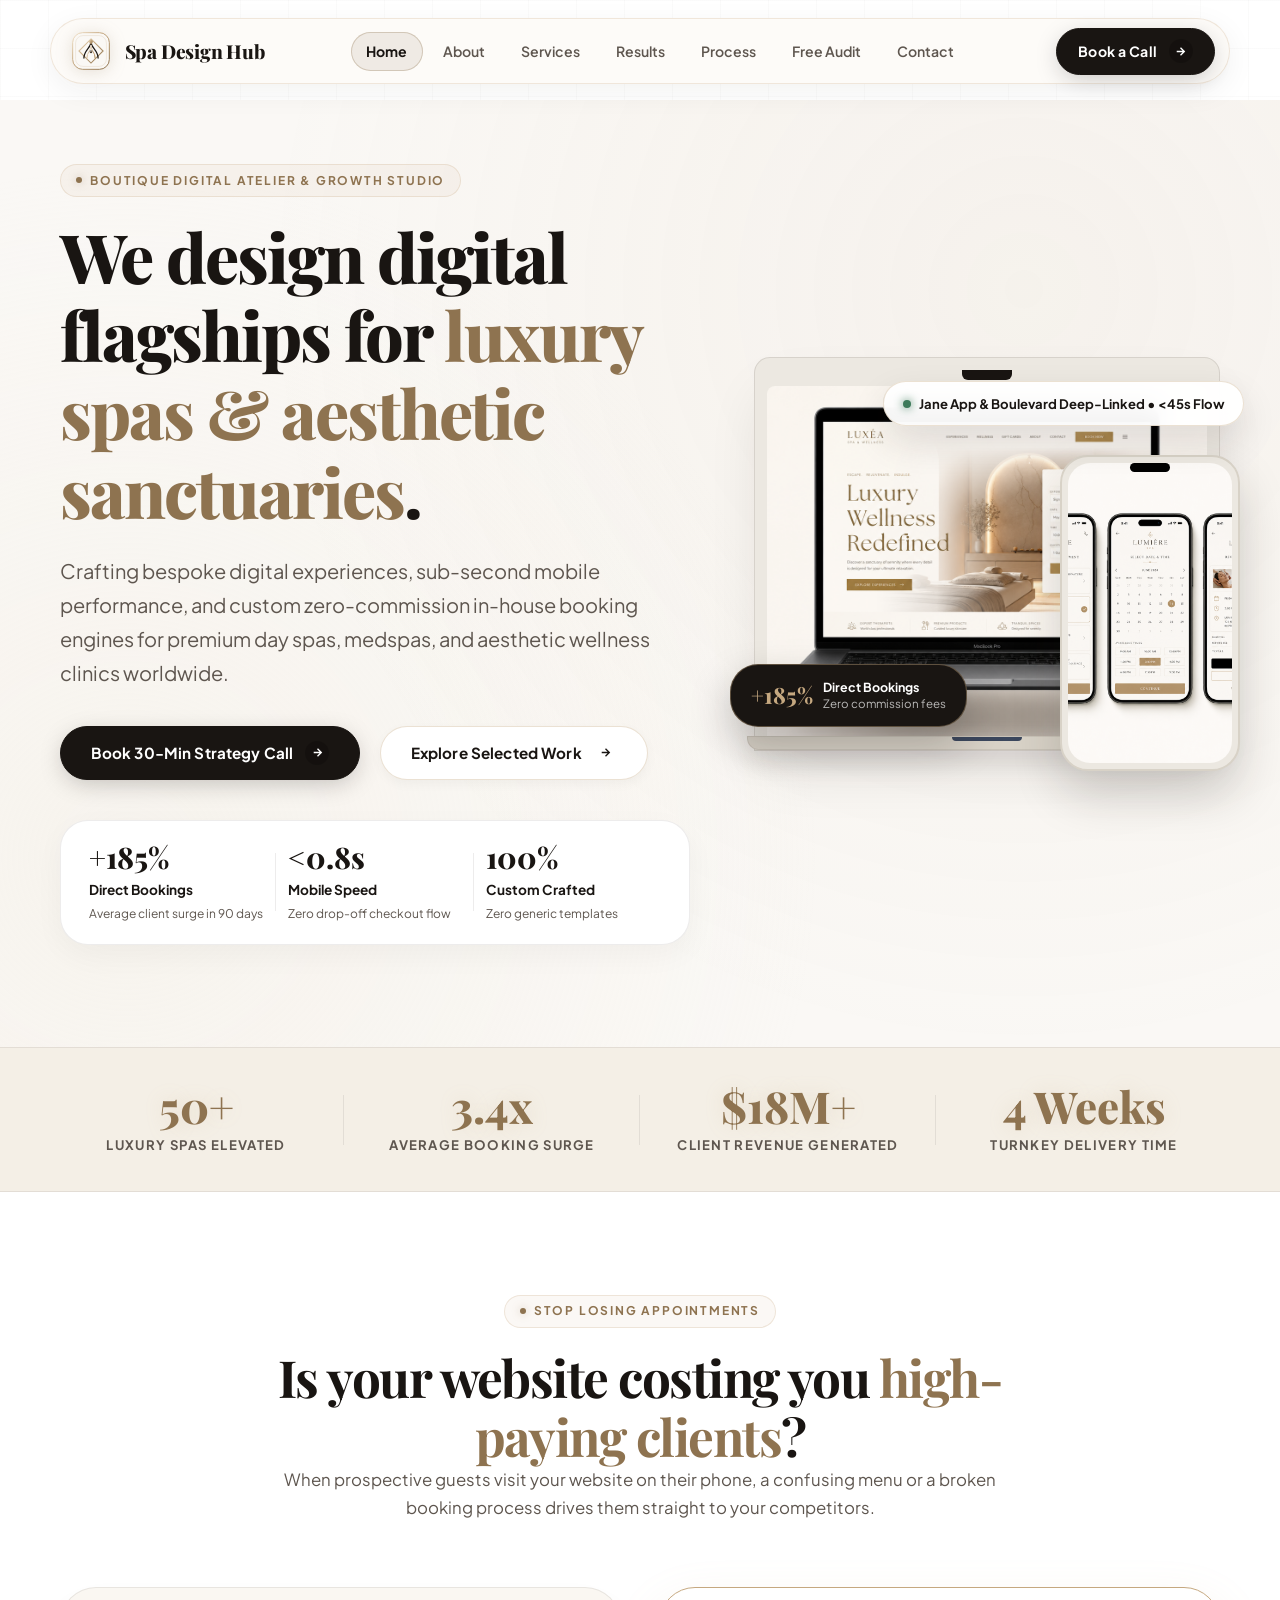
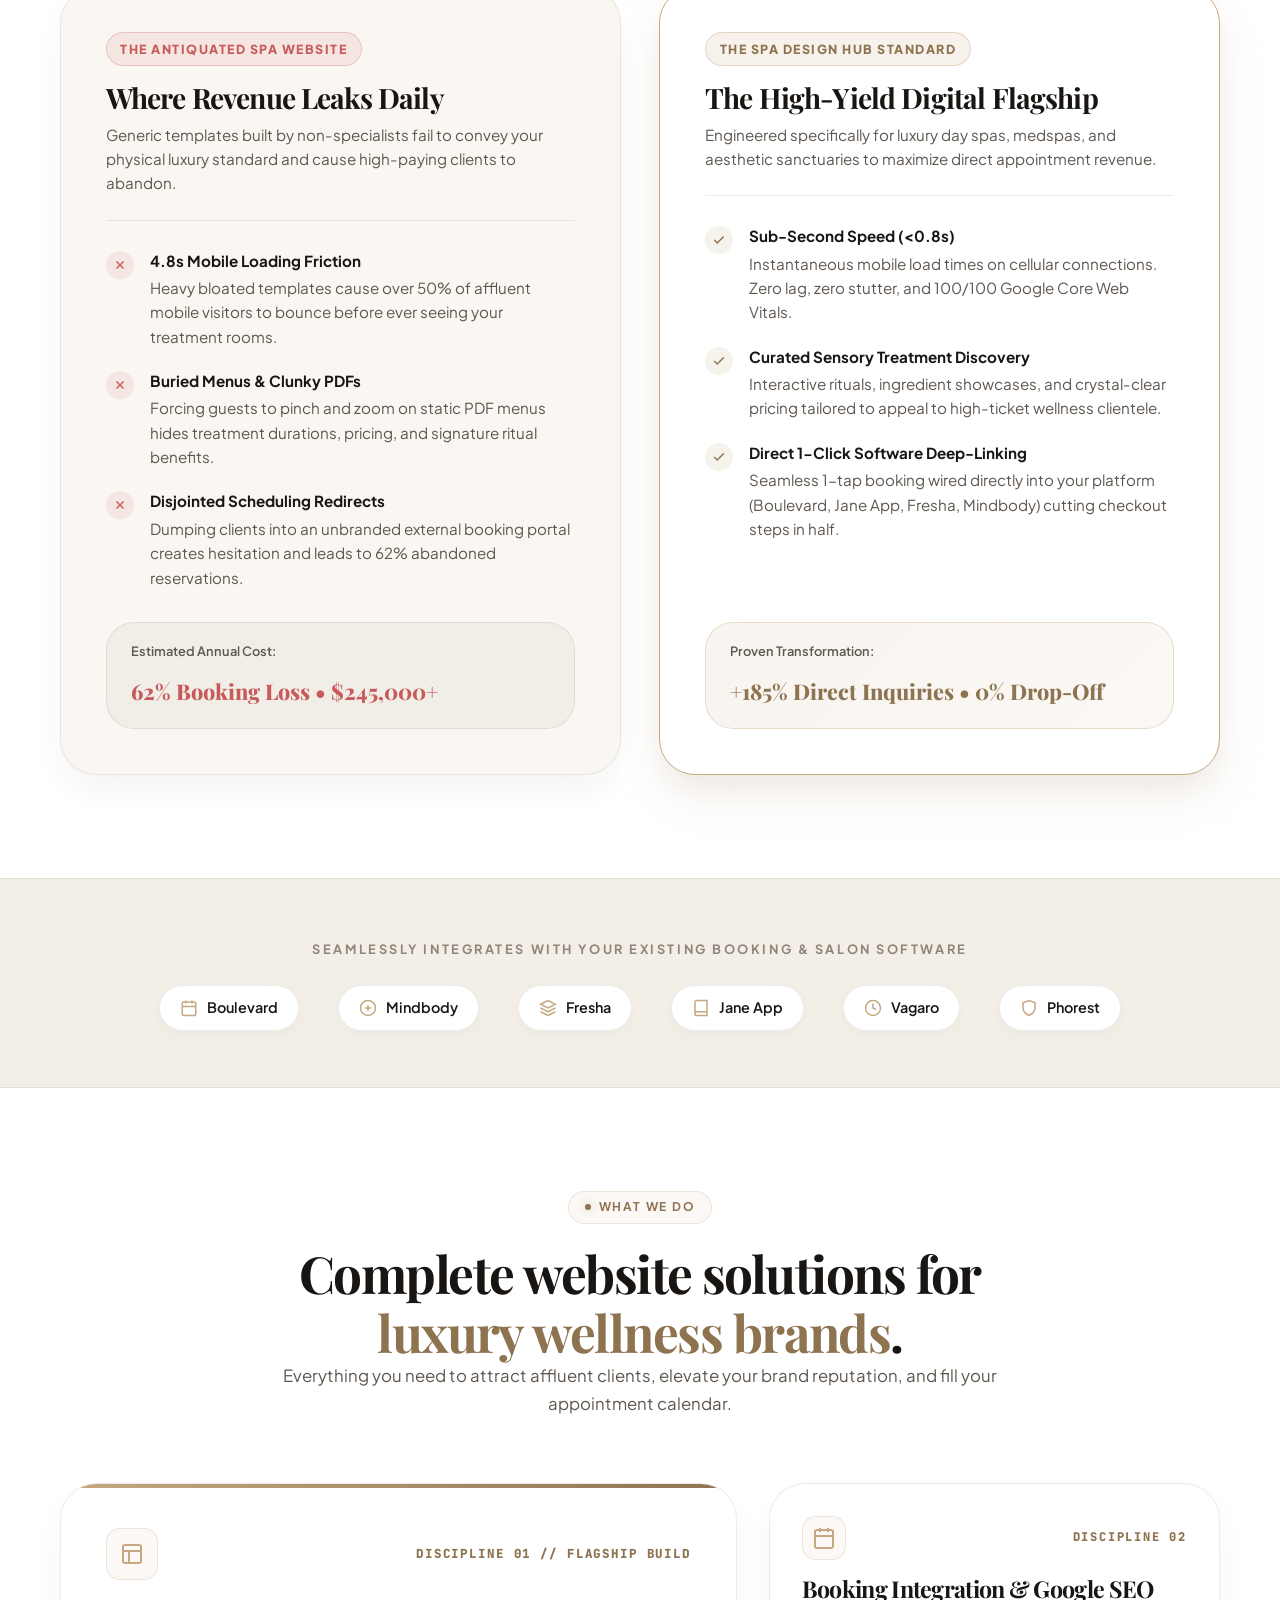
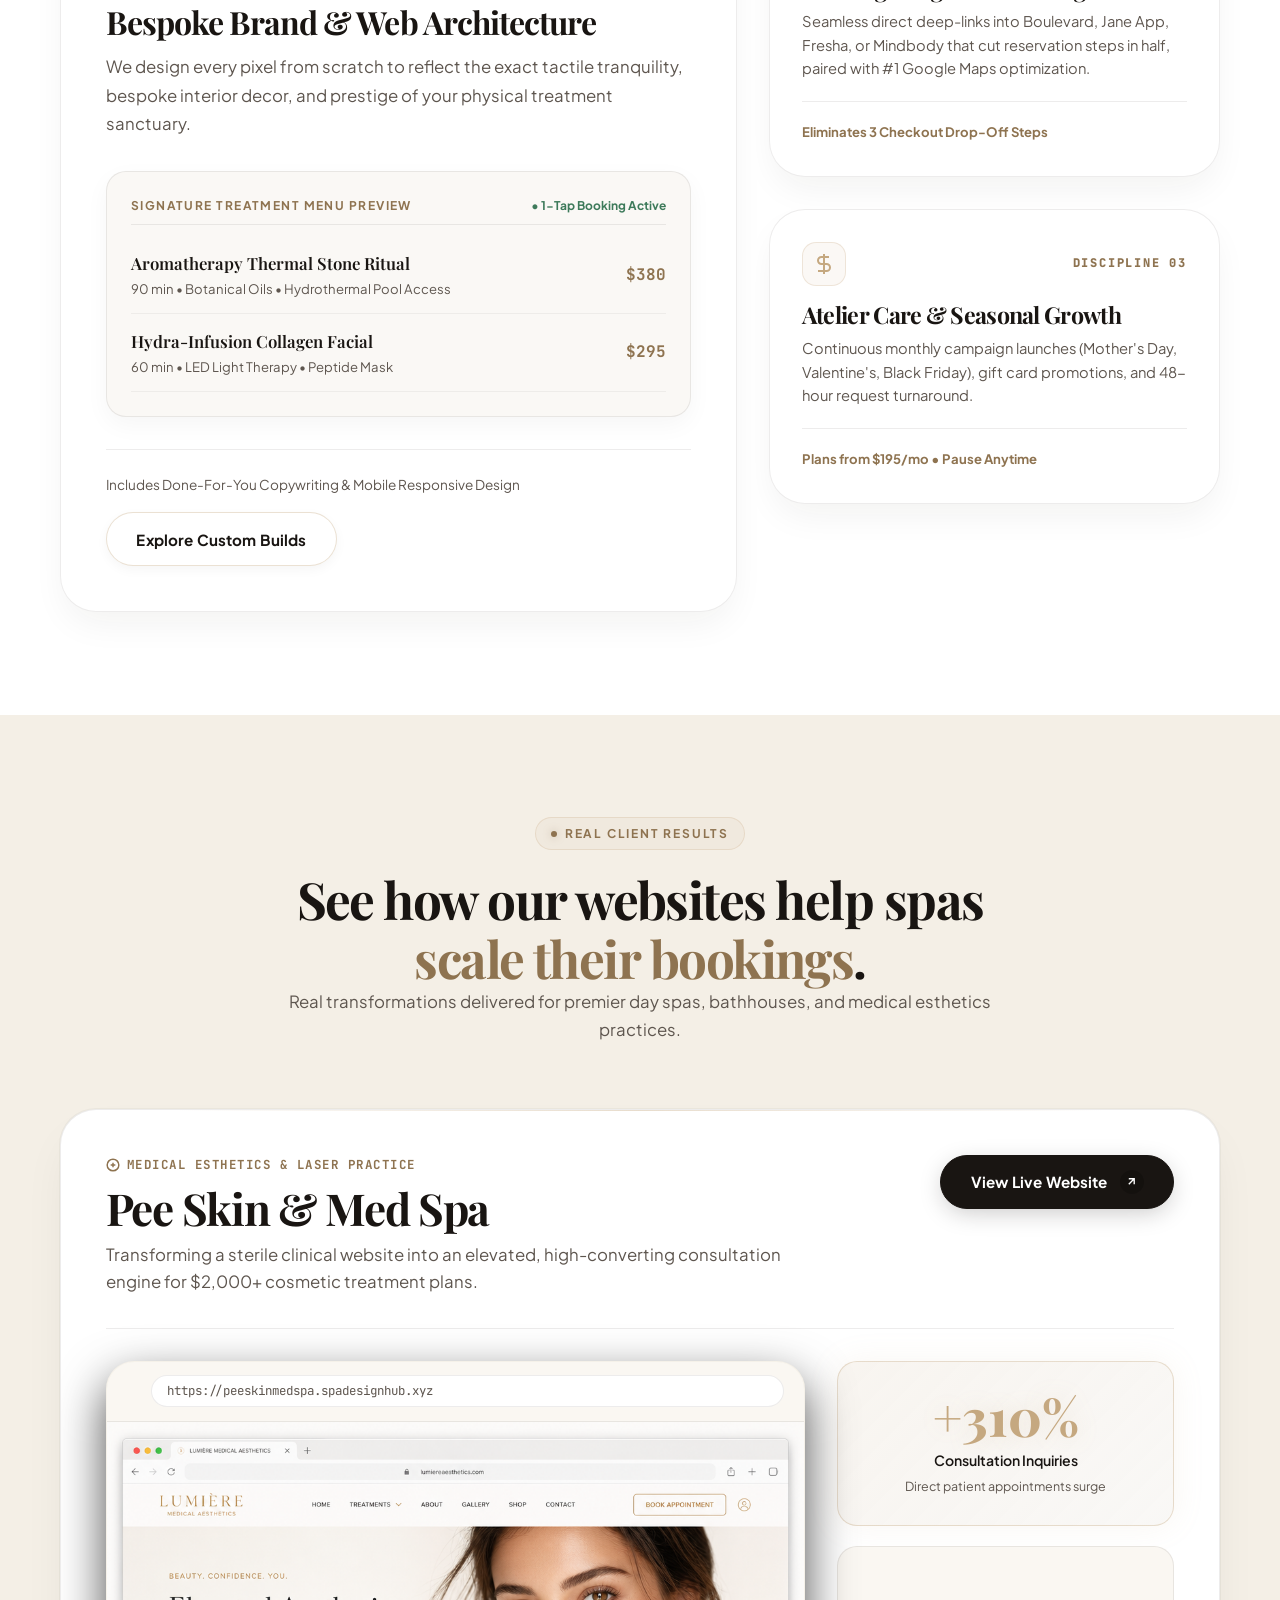
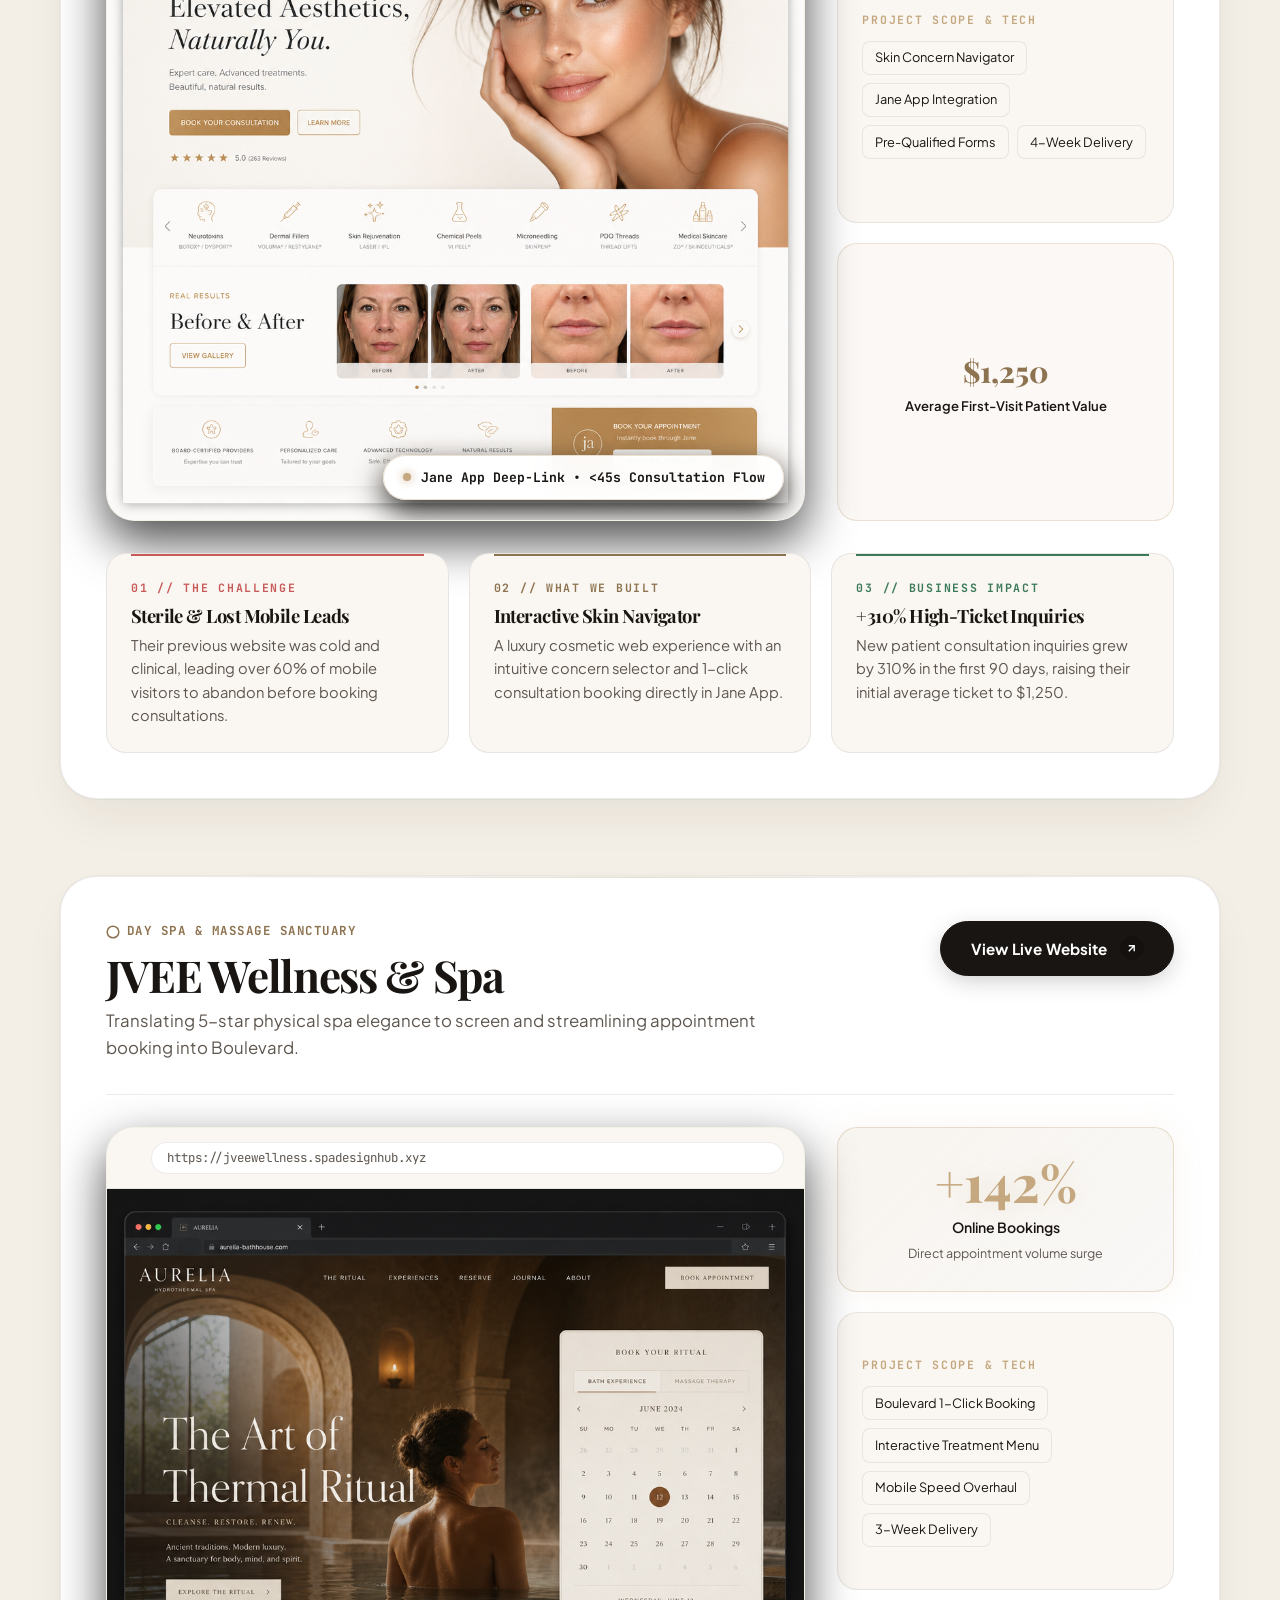
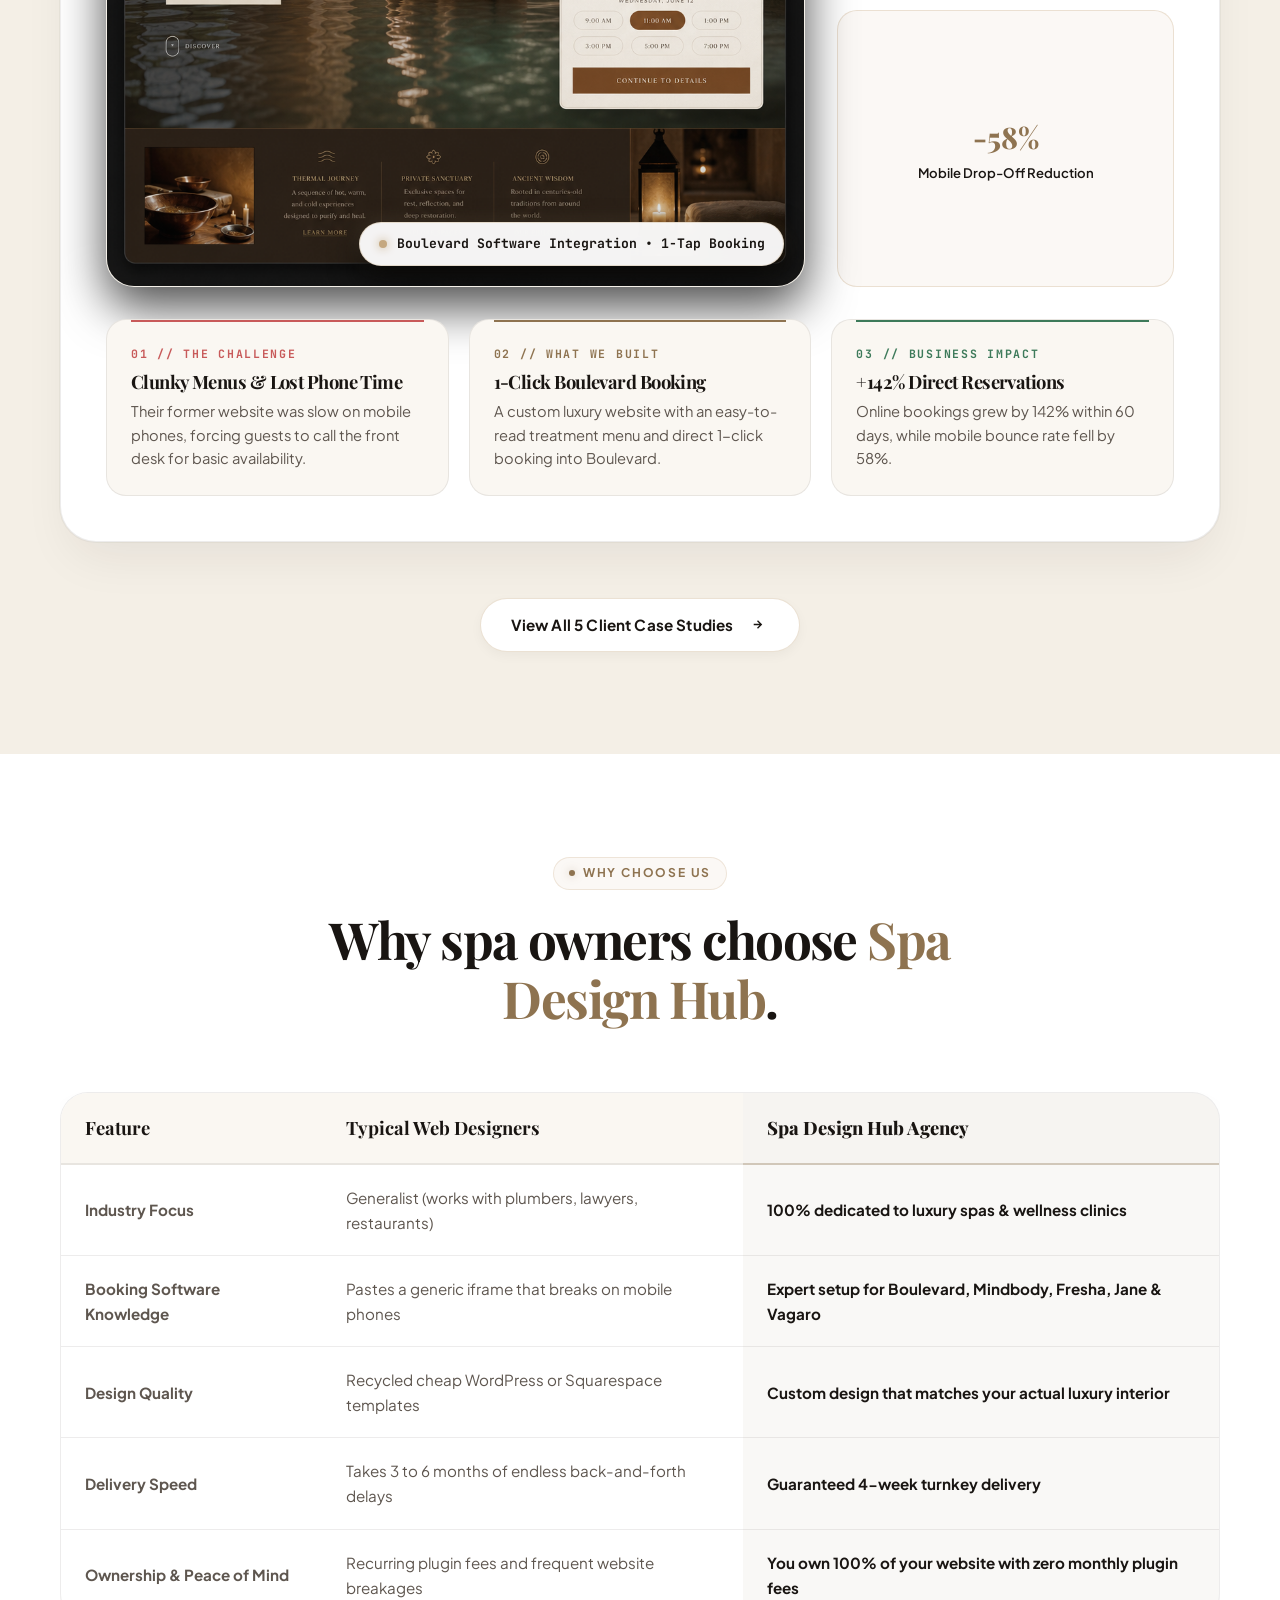
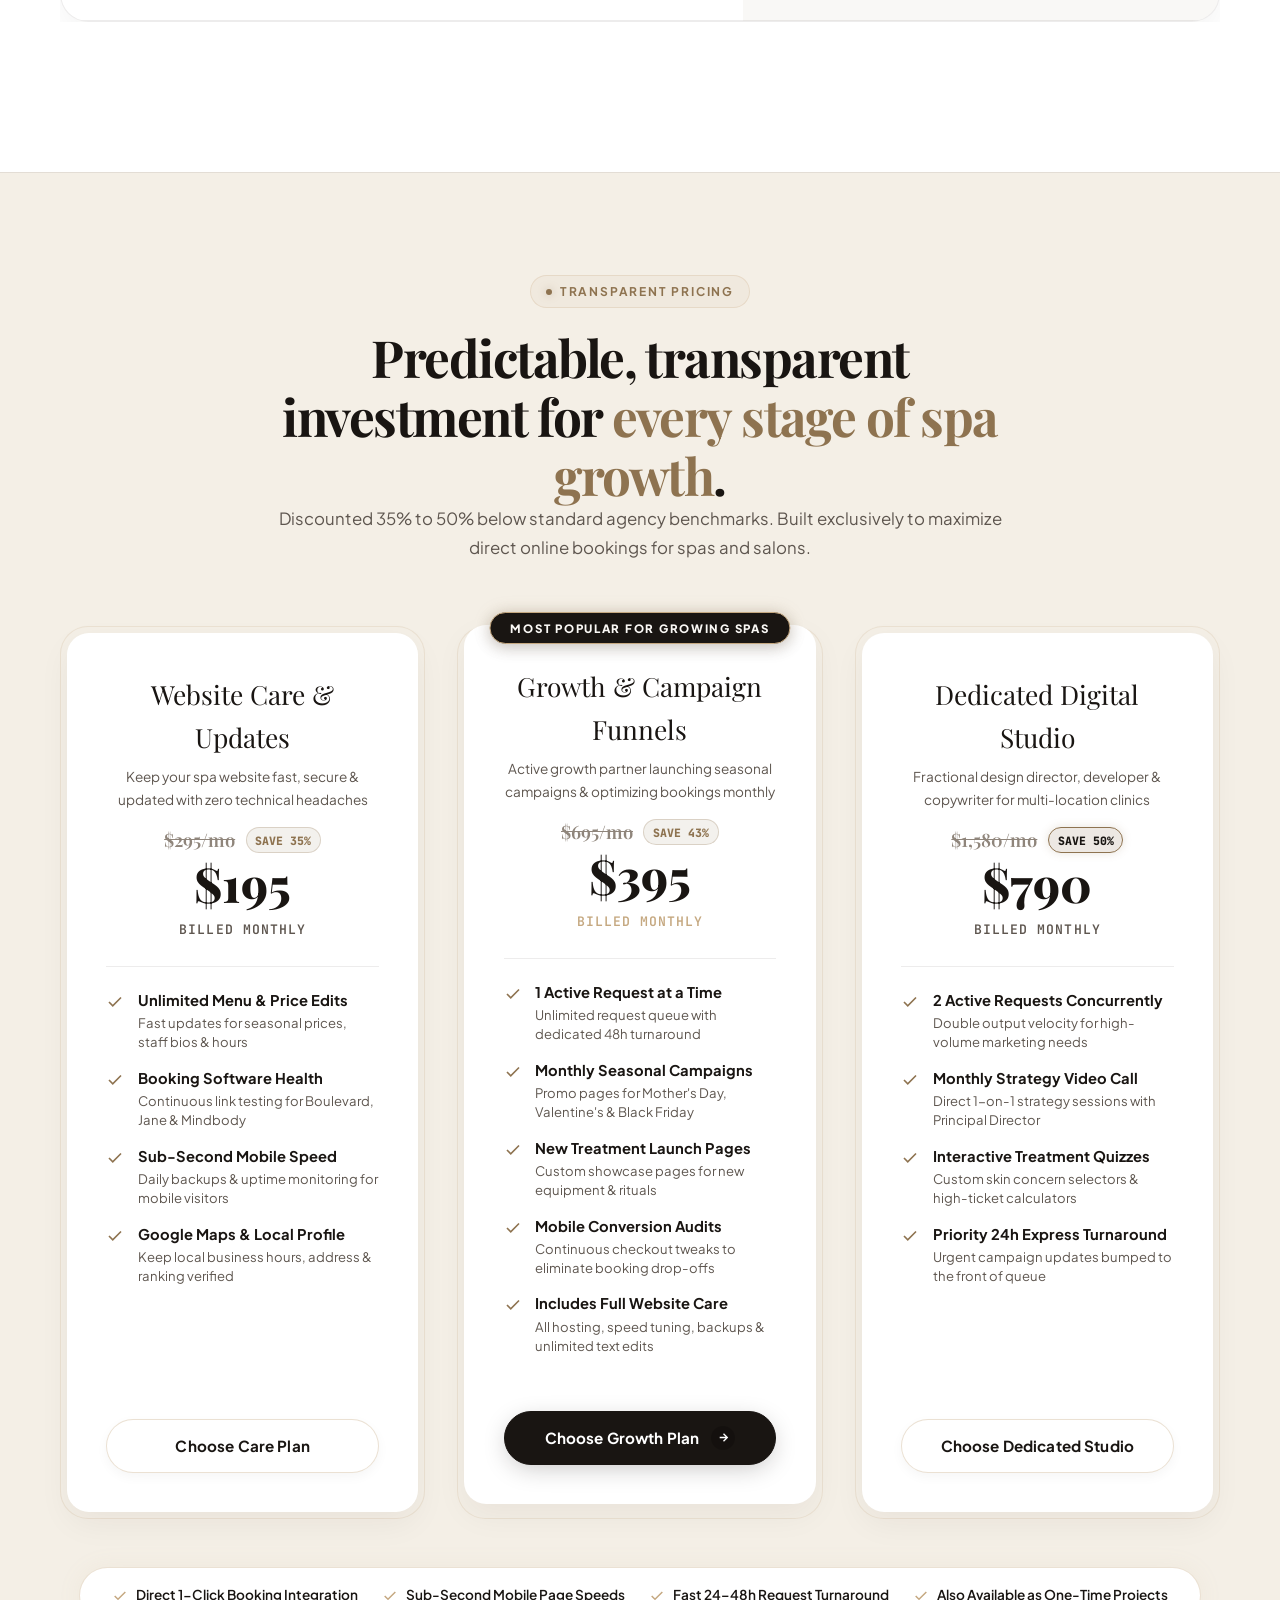
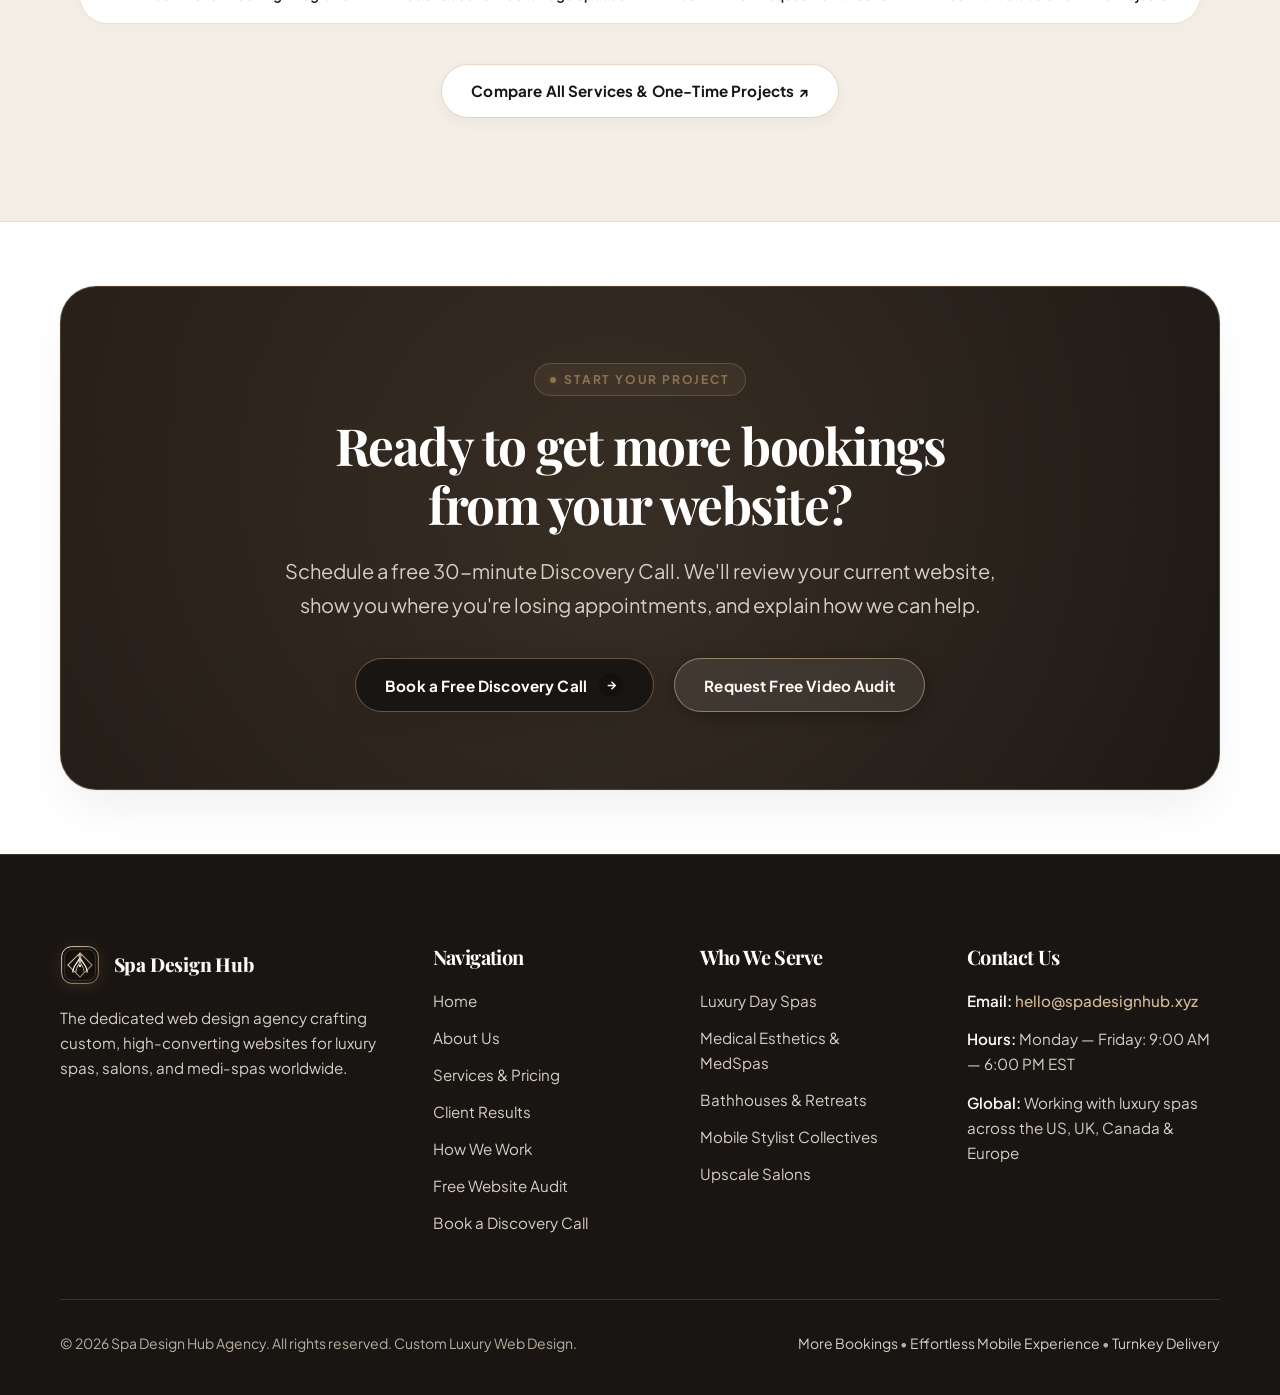
<file: index.html>
<!DOCTYPE html>
<html lang="en">
<head>
  <meta charset="UTF-8">
  <meta name="viewport" content="width=device-width, initial-scale=1.0">
  <title>Spa Design Hub | Luxury Spa &amp; Salon Web Design Agency</title>
  <meta name="description" content="We design custom, high-converting websites for luxury spas, salons, and medical esthetics clinics. Turn your web visitors into booked, repeat clients.">
    <!-- Favicon / Brand Icon -->
  <link rel="icon" type="image/svg+xml" href="favicon.svg">
  <link rel="alternate icon" href="favicon.svg">
  <link rel="apple-touch-icon" href="favicon.svg">
  <link rel="stylesheet" href="css/styles.css">
</head>
<body>

  <!-- ==========================================================================
       FLOATING GLASSMORPHISM HEADER & NAVIGATION
       ========================================================================== -->
  <header class="site-header">
    <div class="nav-container">
      <div class="nav-bar">
        <!-- High-End Architectural Vector Logo -->
        <a href="index.html" class="brand-logo" aria-label="Spa Design Hub Home">
          <svg class="brand-logo-svg" viewBox="0 0 48 48" fill="none" xmlns="http://www.w3.org/2000/svg">
            <defs>
              <linearGradient id="hubHeaderGold" x1="0%" y1="0%" x2="100%" y2="100%">
                <stop offset="0%" stop-color="#F5E7D0" />
                <stop offset="40%" stop-color="#C5A880" />
                <stop offset="100%" stop-color="#8E7350" />
              </linearGradient>
              <linearGradient id="hubHeaderGoldCore" x1="0%" y1="0%" x2="100%" y2="100%">
                <stop offset="0%" stop-color="#FFFFFF" />
                <stop offset="50%" stop-color="#D4B996" />
                <stop offset="100%" stop-color="#A8824C" />
              </linearGradient>
            </defs>
            <rect x="2" y="2" width="44" height="44" rx="12" fill="#FAF8F5" stroke="url(#hubHeaderGold)" stroke-width="1.2" />
            <rect x="5.5" y="5.5" width="37" height="37" rx="9" fill="none" stroke="rgba(197, 168, 128, 0.3)" stroke-width="0.8" />
            <g transform="translate(24, 24)">
              <polygon points="0,-14.5 14.5,0 0,14.5 -14.5,0" fill="none" stroke="url(#hubHeaderGold)" stroke-width="1.3" />
              <path d="M-8.5,8.5 C-8.5,-1 0,-3.5 0,-11 C0,-3.5 8.5,-1 8.5,8.5" fill="none" stroke="#191512" stroke-width="1.5" stroke-linecap="round" />
              <path d="M-5,8.5 C-5,1.5 0,0 0,-7 C0,0 5,1.5 5,8.5" fill="none" stroke="url(#hubHeaderGoldCore)" stroke-width="1.2" stroke-linecap="round" />
              <line x1="-10.5" y1="8.5" x2="10.5" y2="8.5" stroke="url(#hubHeaderGold)" stroke-width="1.2" stroke-linecap="round" />
              <polygon points="0,-14.5 2.5,-11 0,-7.5 -2.5,-11" fill="url(#hubHeaderGold)" />
              <circle cx="0" cy="1" r="1.6" fill="#191512" />
              <circle cx="0" cy="1" r="0.9" fill="url(#hubHeaderGoldCore)" />
            </g>
          </svg>
          <span class="brand-title">Spa Design Hub</span>
        </a>

        <!-- Desktop Navigation Links -->
        <nav class="desktop-nav" aria-label="Main Navigation">
          <a href="index.html" class="nav-link active">Home</a>
          <a href="about.html" class="nav-link">About</a>
          <a href="services.html" class="nav-link">Services</a>
          <a href="portfolio.html" class="nav-link">Results</a>
          <a href="process.html" class="nav-link">Process</a>
          <a href="audit.html" class="nav-link">Free Audit</a>
          <a href="contact.html" class="nav-link">Contact</a>
        </nav>

        <div class="nav-actions">
          <a href="book-a-call.html" class="btn btn-primary btn-header-cta">
            Book a Call
            <span class="btn-icon-wrapper">
              <svg viewBox="0 0 24 24"><path d="M5 12h14M12 5l7 7-7 7"/></svg>
            </span>
          </a>
        </div>

        <!-- Pure CSS Mobile Hamburger Toggle -->
        <input type="checkbox" id="nav-toggle" class="nav-toggle-input" aria-label="Toggle mobile menu">
        <label for="nav-toggle" class="nav-toggle-label">
          <span></span>
          <span></span>
          <span></span>
        </label>

        <!-- Fullscreen Glass Mobile Drawer -->
        <div class="mobile-nav-drawer">
          <ul class="mobile-nav-list">
            <li><a href="index.html" class="mobile-nav-link active"><span>Home</span> <span class="nav-num">01</span></a></li>
            <li><a href="about.html" class="mobile-nav-link"><span>About Us</span> <span class="nav-num">02</span></a></li>
            <li><a href="services.html" class="mobile-nav-link"><span>Services &amp; Pricing</span> <span class="nav-num">03</span></a></li>
            <li><a href="portfolio.html" class="mobile-nav-link"><span>Client Results</span> <span class="nav-num">04</span></a></li>
            <li><a href="process.html" class="mobile-nav-link"><span>How We Work</span> <span class="nav-num">05</span></a></li>
            <li><a href="audit.html" class="mobile-nav-link"><span>Free Website Audit</span> <span class="nav-num">06</span></a></li>
            <li><a href="contact.html" class="mobile-nav-link"><span>Contact Us</span> <span class="nav-num">07</span></a></li>
          </ul>
          <div class="mobile-nav-footer">
            <p><strong>hello@spadesignhub.xyz</strong></p>
            <p style="font-size: 0.85rem; margin-top: 0.25rem;">Dedicated Web Design Agency for Luxury Spas &amp; Salons</p>
            <div style="margin-top: 1.25rem;">
              <a href="book-a-call.html" class="btn btn-primary" style="width: 100%;">Book a Discovery Call</a>
            </div>
          </div>
        </div>
      </div>
    </div>
  </header>

  <main>
    <!-- ==========================================================================
         HERO SECTION: SELLING SPA WEBSITES TO SPA OWNERS
         ========================================================================== -->
    <section class="hero-luxury">
      <div class="site-container">
        <div class="hero-grid">
          <div class="hero-content">
            <div class="eyebrow-pill">
              <span class="pill-dot"></span>
              Boutique Digital Atelier &amp; Growth Studio
            </div>
            <h1 class="hero-title">
              We design digital flagships for <span class="text-jade-accent">luxury spas &amp; aesthetic sanctuaries</span>.
            </h1>
            <p class="hero-description">
              Crafting bespoke digital experiences, sub-second mobile performance, and custom zero-commission in-house booking engines for premium day spas, medspas, and aesthetic wellness clinics worldwide.
            </p>
            <div class="hero-actions">
              <a href="book-a-call.html" class="btn btn-primary">
                Book 30-Min Strategy Call
                <span class="btn-icon-wrapper">
                  <svg viewBox="0 0 24 24"><path d="M5 12h14M12 5l7 7-7 7"/></svg>
                </span>
              </a>
              <a href="portfolio.html" class="btn btn-secondary">
                Explore Selected Work
                <span class="btn-icon-wrapper">
                  <svg viewBox="0 0 24 24"><path d="M5 12h14M12 5l7 7-7 7"/></svg>
                </span>
              </a>
            </div>

            <!-- Elevated Hero Outcomes Strip -->
            <div class="hero-outcomes-strip">
              <div class="outcome-col">
                <div class="outcome-metric">+185%</div>
                <div class="outcome-title">Direct Bookings</div>
                <div class="outcome-sub">Average client surge in 90 days</div>
              </div>
              <div class="outcome-col">
                <div class="outcome-metric">&lt;0.8s</div>
                <div class="outcome-title">Mobile Speed</div>
                <div class="outcome-sub">Zero drop-off checkout flow</div>
              </div>
              <div class="outcome-col">
                <div class="outcome-metric">100%</div>
                <div class="outcome-title">Custom Crafted</div>
                <div class="outcome-sub">Zero generic templates</div>
              </div>
            </div>
          </div>

          <!-- Hardware Device Stage Mockup -->
          <div class="agency-device-stage">
            <div class="hero-floating-badge">
              <span class="live-dot"></span>
              <span>Jane App &amp; Boulevard Deep-Linked &bull; &lt;45s Flow</span>
            </div>

            <div class="macbook-mockup">
              <div class="macbook-notch"></div>
              <div class="macbook-screen">
                <img loading="eager" decoding="async" src="images/hero-macbook-showcase.png" alt="Luxury Spa Website Design on MacBook Pro">
              </div>
              <div class="macbook-base"></div>
            </div>

            <div class="iphone-mockup">
              <div class="iphone-island"></div>
              <div class="iphone-screen">
                <img loading="eager" decoding="async" src="images/hero-iphone-showcase.png" alt="Mobile Treatment Booking Flow on iPhone 16">
              </div>
            </div>

            <div class="hero-kpi-badge">
              <div class="kpi-num">+185%</div>
              <div class="kpi-text">
                <strong>Direct Bookings</strong><br>
                <span style="color: rgba(255,255,255,0.7); font-size: 0.72rem;">Zero commission fees</span>
              </div>
            </div>
          </div>
        </div>
      </div>
    </section>

    <!-- ==========================================================================
         PROOF RIBBON
         ========================================================================== -->
    <section class="proof-ribbon" aria-label="Agency Impact Metrics">
      <div class="site-container">
        <div class="proof-grid">
          <div class="proof-item">
            <div class="proof-number">50+</div>
            <div class="proof-label">Luxury Spas Elevated</div>
          </div>
          <div class="proof-item">
            <div class="proof-number">3.4x</div>
            <div class="proof-label">Average Booking Surge</div>
          </div>
          <div class="proof-item">
            <div class="proof-number">$18M+</div>
            <div class="proof-label">Client Revenue Generated</div>
          </div>
          <div class="proof-item">
            <div class="proof-number">4 Weeks</div>
            <div class="proof-label">Turnkey Delivery Time</div>
          </div>
        </div>
      </div>
    </section>

    <!-- ==========================================================================
         THE PROBLEM: WHY OUTDATED SITES LOSE CLIENTS
         ========================================================================== -->
    <section class="section-spacing">
      <div class="site-container">
        <div class="section-header text-center">
          <div class="eyebrow-pill">
            <span class="pill-dot"></span>
            Stop Losing Appointments
          </div>
          <h2>
            Is your website costing you <span class="text-jade-accent">high-paying clients</span>?
          </h2>
          <p>
            When prospective guests visit your website on their phone, a confusing menu or a broken booking process drives them straight to your competitors.
          </p>
        </div>

        <div class="transformation-comparison-grid">
          <!-- The Antiquated Booking Funnel -->
          <div class="transform-card antiquated">
            <div class="transform-header">
              <span class="transform-badge">The Antiquated Spa Website</span>
              <h3 class="transform-title">Where Revenue Leaks Daily</h3>
              <p class="transform-desc">Generic templates built by non-specialists fail to convey your physical luxury standard and cause high-paying clients to abandon.</p>
            </div>

            <div class="transform-list">
              <div class="transform-item">
                <div class="transform-item-icon">
                  <svg viewBox="0 0 24 24"><line x1="18" y1="6" x2="6" y2="18"/><line x1="6" y1="6" x2="18" y2="18"/></svg>
                </div>
                <div>
                  <strong>4.8s Mobile Loading Friction</strong>
                  <span>Heavy bloated templates cause over 50% of affluent mobile visitors to bounce before ever seeing your treatment rooms.</span>
                </div>
              </div>

              <div class="transform-item">
                <div class="transform-item-icon">
                  <svg viewBox="0 0 24 24"><line x1="18" y1="6" x2="6" y2="18"/><line x1="6" y1="6" x2="18" y2="18"/></svg>
                </div>
                <div>
                  <strong>Buried Menus &amp; Clunky PDFs</strong>
                  <span>Forcing guests to pinch and zoom on static PDF menus hides treatment durations, pricing, and signature ritual benefits.</span>
                </div>
              </div>

              <div class="transform-item">
                <div class="transform-item-icon">
                  <svg viewBox="0 0 24 24"><line x1="18" y1="6" x2="6" y2="18"/><line x1="6" y1="6" x2="18" y2="18"/></svg>
                </div>
                <div>
                  <strong>Disjointed Scheduling Redirects</strong>
                  <span>Dumping clients into an unbranded external booking portal creates hesitation and leads to 62% abandoned reservations.</span>
                </div>
              </div>
            </div>

            <div class="transform-footer-pill">
              <span class="transform-stat-label">Estimated Annual Cost:</span>
              <span class="transform-stat-val">62% Booking Loss &bull; $245,000+</span>
            </div>
          </div>

          <!-- The Spa Design Hub Standard -->
          <div class="transform-card flagship">
            <div class="transform-header">
              <span class="transform-badge">The Spa Design Hub Standard</span>
              <h3 class="transform-title">The High-Yield Digital Flagship</h3>
              <p class="transform-desc">Engineered specifically for luxury day spas, medspas, and aesthetic sanctuaries to maximize direct appointment revenue.</p>
            </div>

            <div class="transform-list">
              <div class="transform-item">
                <div class="transform-item-icon">
                  <svg viewBox="0 0 24 24"><polyline points="20 6 9 17 4 12"/></svg>
                </div>
                <div>
                  <strong>Sub-Second Speed (&lt;0.8s)</strong>
                  <span>Instantaneous mobile load times on cellular connections. Zero lag, zero stutter, and 100/100 Google Core Web Vitals.</span>
                </div>
              </div>

              <div class="transform-item">
                <div class="transform-item-icon">
                  <svg viewBox="0 0 24 24"><polyline points="20 6 9 17 4 12"/></svg>
                </div>
                <div>
                  <strong>Curated Sensory Treatment Discovery</strong>
                  <span>Interactive rituals, ingredient showcases, and crystal-clear pricing tailored to appeal to high-ticket wellness clientele.</span>
                </div>
              </div>

              <div class="transform-item">
                <div class="transform-item-icon">
                  <svg viewBox="0 0 24 24"><polyline points="20 6 9 17 4 12"/></svg>
                </div>
                <div>
                  <strong>Direct 1-Click Software Deep-Linking</strong>
                  <span>Seamless 1-tap booking wired directly into your platform (Boulevard, Jane App, Fresha, Mindbody) cutting checkout steps in half.</span>
                </div>
              </div>
            </div>

            <div class="transform-footer-pill">
              <span class="transform-stat-label">Proven Transformation:</span>
              <span class="transform-stat-val">+185% Direct Inquiries &bull; 0% Drop-Off</span>
            </div>
          </div>
        </div>
      </div>
    </section>

    <!-- ==========================================================================
         BOOKING PLATFORM INTEGRATIONS
         ========================================================================== -->
    <section class="tech-integrations-section">
      <div class="site-container text-center">
        <span style="font-size: 0.8rem; text-transform: uppercase; letter-spacing: 0.2em; font-weight: 700; color: var(--color-text-subtle);">
          Seamlessly Integrates With Your Existing Booking &amp; Salon Software
        </span>
        <div class="tech-logos-grid">
          <div class="tech-logo-item">
            <svg viewBox="0 0 24 24"><rect x="3" y="4" width="18" height="18" rx="2"/><path d="M16 2v4M8 2v4M3 10h18"/></svg>
            Boulevard
          </div>
          <div class="tech-logo-item">
            <svg viewBox="0 0 24 24"><circle cx="12" cy="12" r="10"/><path d="M8 12h8M12 8v8"/></svg>
            Mindbody
          </div>
          <div class="tech-logo-item">
            <svg viewBox="0 0 24 24"><path d="M12 2L2 7l10 5 10-5-10-5zM2 17l10 5 10-5M2 12l10 5 10-5"/></svg>
            Fresha
          </div>
          <div class="tech-logo-item">
            <svg viewBox="0 0 24 24"><path d="M4 19.5A2.5 2.5 0 0 1 6.5 17H20M6.5 2H20v20H6.5A2.5 2.5 0 0 1 4 19.5v-15A2.5 2.5 0 0 1 6.5 2z"/></svg>
            Jane App
          </div>
          <div class="tech-logo-item">
            <svg viewBox="0 0 24 24"><circle cx="12" cy="12" r="10"/><path d="M12 6v6l4 2"/></svg>
            Vagaro
          </div>
          <div class="tech-logo-item">
            <svg viewBox="0 0 24 24"><path d="M12 22s8-4 8-10V5l-8-3-8 3v7c0 6 8 10 8 10z"/></svg>
            Phorest
          </div>
        </div>
      </div>
    </section>

    <!-- ==========================================================================
         WHAT WE DO / AGENCY SERVICES
         ========================================================================== -->
    <section class="section-spacing">
      <div class="site-container">
        <div class="section-header text-center">
          <div class="eyebrow-pill">
            <span class="pill-dot"></span>
            What We Do
          </div>
          <h2>
            Complete website solutions for <span class="text-jade-accent">luxury wellness brands</span>.
          </h2>
          <p>
            Everything you need to attract affluent clients, elevate your brand reputation, and fill your appointment calendar.
          </p>
        </div>

        <div class="disciplines-asymmetric-grid">
          <!-- Primary Featured Discipline -->
          <div class="discipline-card-primary">
            <div>
              <div style="display: flex; align-items: center; justify-content: space-between; gap: 1rem; margin-bottom: 1.5rem;">
                <div class="service-icon-box" style="margin: 0;">
                  <svg viewBox="0 0 24 24"><rect x="3" y="3" width="18" height="18" rx="2"/><path d="M3 9h18M9 21V9"/></svg>
                </div>
                <span style="font-family: var(--font-mono); font-size: 0.78rem; text-transform: uppercase; letter-spacing: 0.15em; font-weight: 800; color: var(--color-gold-dark);">Discipline 01 // Flagship Build</span>
              </div>
              <h3 style="font-size: clamp(1.6rem, 2.5vw, 2.15rem); margin-bottom: 0.75rem;">Bespoke Brand &amp; Web Architecture</h3>
              <p style="color: var(--color-text-muted); font-size: 1.05rem; line-height: 1.7; max-width: 650px;">
                We design every pixel from scratch to reflect the exact tactile tranquility, bespoke interior decor, and prestige of your physical treatment sanctuary.
              </p>

              <!-- Interactive Ritual Menu Mockup -->
              <div class="discipline-preview-mockup">
                <div style="display: flex; justify-content: space-between; align-items: center; margin-bottom: 0.75rem; padding-bottom: 0.5rem; border-bottom: 1px solid var(--color-border);">
                  <span style="font-size: 0.75rem; text-transform: uppercase; letter-spacing: 0.12em; color: var(--color-gold-dark); font-weight: 700;">Signature Treatment Menu Preview</span>
                  <span style="font-size: 0.75rem; color: #3D7A5A; font-weight: 700;">&bull; 1-Tap Booking Active</span>
                </div>
                <div class="preview-ritual-row">
                  <div>
                    <div class="preview-ritual-name">Aromatherapy Thermal Stone Ritual</div>
                    <div class="preview-ritual-meta">90 min &bull; Botanical Oils &bull; Hydrothermal Pool Access</div>
                  </div>
                  <div class="preview-ritual-price">$380</div>
                </div>
                <div class="preview-ritual-row">
                  <div>
                    <div class="preview-ritual-name">Hydra-Infusion Collagen Facial</div>
                    <div class="preview-ritual-meta">60 min &bull; LED Light Therapy &bull; Peptide Mask</div>
                  </div>
                  <div class="preview-ritual-price">$295</div>
                </div>
              </div>
            </div>

            <div style="margin-top: 2rem; display: flex; align-items: center; justify-content: space-between; flex-wrap: wrap; gap: 1rem; border-top: 1px solid var(--color-border); padding-top: 1.5rem;">
              <span style="font-size: 0.85rem; color: var(--color-text-muted);">Includes Done-For-You Copywriting &amp; Mobile Responsive Design</span>
              <a href="services.html" class="btn btn-secondary">Explore Custom Builds</a>
            </div>
          </div>

          <!-- Secondary Column Split -->
          <div class="disciplines-column-split">
            <!-- Discipline 2 -->
            <div class="discipline-card-secondary">
              <div>
                <div style="display: flex; align-items: center; justify-content: space-between; gap: 1rem; margin-bottom: 1rem;">
                  <div class="service-icon-box" style="margin: 0; width: 44px; height: 44px;">
                    <svg viewBox="0 0 24 24"><rect x="3" y="4" width="18" height="18" rx="2" ry="2"/><line x1="16" y1="2" x2="16" y2="6"/><line x1="8" y1="2" x2="8" y2="6"/><line x1="3" y1="10" x2="21" y2="10"/></svg>
                  </div>
                  <span style="font-family: var(--font-mono); font-size: 0.75rem; text-transform: uppercase; letter-spacing: 0.15em; font-weight: 800; color: var(--color-gold-dark);">Discipline 02</span>
                </div>
                <h3 style="font-size: 1.45rem; margin-bottom: 0.5rem;">Booking Integration &amp; Google SEO</h3>
                <p style="font-size: 0.92rem; color: var(--color-text-muted); line-height: 1.6;">
                  Seamless direct deep-links into Boulevard, Jane App, Fresha, or Mindbody that cut reservation steps in half, paired with #1 Google Maps optimization.
                </p>
              </div>
              <div style="margin-top: 1.25rem; border-top: 1px solid var(--color-border); padding-top: 1rem;">
                <span style="font-size: 0.82rem; font-weight: 700; color: var(--color-gold-dark);">Eliminates 3 Checkout Drop-Off Steps</span>
              </div>
            </div>

            <!-- Discipline 3 -->
            <div class="discipline-card-secondary">
              <div>
                <div style="display: flex; align-items: center; justify-content: space-between; gap: 1rem; margin-bottom: 1rem;">
                  <div class="service-icon-box" style="margin: 0; width: 44px; height: 44px;">
                    <svg viewBox="0 0 24 24"><path d="M12 2v20M17 5H9.5a3.5 3.5 0 0 0 0 7h5a3.5 3.5 0 0 1 0 7H6"/></svg>
                  </div>
                  <span style="font-family: var(--font-mono); font-size: 0.75rem; text-transform: uppercase; letter-spacing: 0.15em; font-weight: 800; color: var(--color-gold-dark);">Discipline 03</span>
                </div>
                <h3 style="font-size: 1.45rem; margin-bottom: 0.5rem;">Atelier Care &amp; Seasonal Growth</h3>
                <p style="font-size: 0.92rem; color: var(--color-text-muted); line-height: 1.6;">
                  Continuous monthly campaign launches (Mother's Day, Valentine's, Black Friday), gift card promotions, and 48-hour request turnaround.
                </p>
              </div>
              <div style="margin-top: 1.25rem; border-top: 1px solid var(--color-border); padding-top: 1rem;">
                <span style="font-size: 0.82rem; font-weight: 700; color: var(--color-gold-dark);">Plans from $195/mo &bull; Pause Anytime</span>
              </div>
            </div>
          </div>
        </div>
      </div>
    </section>

    <!-- ==========================================================================
         FEATURED CLIENT RESULTS
         ========================================================================== -->
    <section class="section-spacing" style="background-color: var(--color-bg-alt);">
      <div class="site-container">
        <div class="section-header text-center">
          <div class="eyebrow-pill">
            <span class="pill-dot"></span>
            Real Client Results
          </div>
          <h2>
            See how our websites help spas <span class="text-jade-accent">scale their bookings</span>.
          </h2>
          <p>
            Real transformations delivered for premier day spas, bathhouses, and medical esthetics practices.
          </p>
        </div>

        <div class="portfolio-case-studies">
          <!-- Featured Case 1: Pee Skin & Med Spa -->
          <article class="bento-case-card">
            <div class="bento-case-header">
              <div class="bento-header-info">
                <div class="bento-modality-pill">
                  <svg width="14" height="14" viewBox="0 0 24 24" fill="none" stroke="currentColor" stroke-width="2.5"><circle cx="12" cy="12" r="10"/><path d="M12 8v8M8 12h8"/></svg>
                  Medical Esthetics &amp; Laser Practice
                </div>
                <h3 class="bento-case-title">Pee Skin &amp; Med Spa</h3>
                <p class="bento-case-subtitle">
                  Transforming a sterile clinical website into an elevated, high-converting consultation engine for $2,000+ cosmetic treatment plans.
                </p>
              </div>
              <div class="bento-header-actions">
                <a href="https://peeskinmedspa.spadesignhub.xyz" target="_blank" rel="noopener noreferrer" class="btn btn-primary">
                  View Live Website
                  <span class="btn-icon-wrapper">
                    <svg viewBox="0 0 24 24"><path d="M7 17L17 7M7 7h10v10"/></svg>
                  </span>
                </a>
              </div>
            </div>

            <div class="bento-main-grid">
              <div class="bento-browser-stage">
                <div class="bento-browser-top">
                  <span class="browser-dot dot-red"></span>
                  <span class="browser-dot dot-yellow"></span>
                  <span class="browser-dot dot-green"></span>
                  <span class="bento-browser-url">https://peeskinmedspa.spadesignhub.xyz</span>
                </div>
                <div class="bento-browser-img-wrap">
                  <img loading="lazy" decoding="async" src="images/case-study-peeskin.png" alt="Pee Skin &amp; Med Spa Luxury Medical Aesthetics Website Showcase">
                  <div class="bento-floating-badge">
                    <span class="live-dot"></span>
                    <span>Jane App Deep-Link &bull; &lt;45s Consultation Flow</span>
                  </div>
                </div>
              </div>

              <div class="bento-side-rail">
                <div class="bento-kpi-highlight">
                  <div class="bento-kpi-num">+310%</div>
                  <div class="bento-kpi-label">Consultation Inquiries</div>
                  <div class="bento-kpi-sub">Direct patient appointments surge</div>
                </div>

                <div class="bento-sub-box">
                  <span class="bento-sub-label">Project Scope &amp; Tech</span>
                  <div class="bento-tag-list">
                    <span class="bento-tag-item">Skin Concern Navigator</span>
                    <span class="bento-tag-item">Jane App Integration</span>
                    <span class="bento-tag-item">Pre-Qualified Forms</span>
                    <span class="bento-tag-item">4-Week Delivery</span>
                  </div>
                </div>

                <div class="bento-sub-box" style="text-align: center; background: rgba(197, 168, 128, 0.08); border-color: rgba(197, 168, 128, 0.3);">
                  <div style="font-family: var(--font-display); font-size: 1.85rem; font-weight: 800; color: var(--color-gold-text);">$1,250</div>
                  <div style="font-size: 0.82rem; color: var(--color-text-main); font-weight: 600;">Average First-Visit Patient Value</div>
                </div>
              </div>
            </div>

            <div class="bento-narrative-strip">
              <div class="bento-narrative-card step-problem">
                <span class="narrative-card-step">01 // The Challenge</span>
                <h4>Sterile &amp; Lost Mobile Leads</h4>
                <p>Their previous website was cold and clinical, leading over 60% of mobile visitors to abandon before booking consultations.</p>
              </div>
              <div class="bento-narrative-card step-solution">
                <span class="narrative-card-step">02 // What We Built</span>
                <h4>Interactive Skin Navigator</h4>
                <p>A luxury cosmetic web experience with an intuitive concern selector and 1-click consultation booking directly in Jane App.</p>
              </div>
              <div class="bento-narrative-card step-impact">
                <span class="narrative-card-step">03 // Business Impact</span>
                <h4>+310% High-Ticket Inquiries</h4>
                <p>New patient consultation inquiries grew by 310% in the first 90 days, raising their initial average ticket to $1,250.</p>
              </div>
            </div>
          </article>

          <!-- Featured Case 2: JVEE Wellness & Spa -->
          <article class="bento-case-card">
            <div class="bento-case-header">
              <div class="bento-header-info">
                <div class="bento-modality-pill">
                  <svg width="14" height="14" viewBox="0 0 24 24" fill="none" stroke="currentColor" stroke-width="2.5"><circle cx="12" cy="12" r="10"/></svg>
                  Day Spa &amp; Massage Sanctuary
                </div>
                <h3 class="bento-case-title">JVEE Wellness &amp; Spa</h3>
                <p class="bento-case-subtitle">
                  Translating 5-star physical spa elegance to screen and streamlining appointment booking into Boulevard.
                </p>
              </div>
              <div class="bento-header-actions">
                <a href="https://jveewellness.spadesignhub.xyz" target="_blank" rel="noopener noreferrer" class="btn btn-primary">
                  View Live Website
                  <span class="btn-icon-wrapper">
                    <svg viewBox="0 0 24 24"><path d="M7 17L17 7M7 7h10v10"/></svg>
                  </span>
                </a>
              </div>
            </div>

            <div class="bento-main-grid">
              <div class="bento-browser-stage">
                <div class="bento-browser-top">
                  <span class="browser-dot dot-red"></span>
                  <span class="browser-dot dot-yellow"></span>
                  <span class="browser-dot dot-green"></span>
                  <span class="bento-browser-url">https://jveewellness.spadesignhub.xyz</span>
                </div>
                <div class="bento-browser-img-wrap">
                  <img loading="lazy" decoding="async" src="images/case-study-jvee.png" alt="JVEE Wellness &amp; Spa Luxury Hydrothermal Website Showcase">
                  <div class="bento-floating-badge">
                    <span class="live-dot"></span>
                    <span>Boulevard Software Integration &bull; 1-Tap Booking</span>
                  </div>
                </div>
              </div>

              <div class="bento-side-rail">
                <div class="bento-kpi-highlight">
                  <div class="bento-kpi-num">+142%</div>
                  <div class="bento-kpi-label">Online Bookings</div>
                  <div class="bento-kpi-sub">Direct appointment volume surge</div>
                </div>

                <div class="bento-sub-box">
                  <span class="bento-sub-label">Project Scope &amp; Tech</span>
                  <div class="bento-tag-list">
                    <span class="bento-tag-item">Boulevard 1-Click Booking</span>
                    <span class="bento-tag-item">Interactive Treatment Menu</span>
                    <span class="bento-tag-item">Mobile Speed Overhaul</span>
                    <span class="bento-tag-item">3-Week Delivery</span>
                  </div>
                </div>

                <div class="bento-sub-box" style="text-align: center; background: rgba(197, 168, 128, 0.08); border-color: rgba(197, 168, 128, 0.3);">
                  <div style="font-family: var(--font-display); font-size: 1.85rem; font-weight: 800; color: var(--color-gold-text);">-58%</div>
                  <div style="font-size: 0.82rem; color: var(--color-text-main); font-weight: 600;">Mobile Drop-Off Reduction</div>
                </div>
              </div>
            </div>

            <div class="bento-narrative-strip">
              <div class="bento-narrative-card step-problem">
                <span class="narrative-card-step">01 // The Challenge</span>
                <h4>Clunky Menus &amp; Lost Phone Time</h4>
                <p>Their former website was slow on mobile phones, forcing guests to call the front desk for basic availability.</p>
              </div>
              <div class="bento-narrative-card step-solution">
                <span class="narrative-card-step">02 // What We Built</span>
                <h4>1-Click Boulevard Booking</h4>
                <p>A custom luxury website with an easy-to-read treatment menu and direct 1-click booking into Boulevard.</p>
              </div>
              <div class="bento-narrative-card step-impact">
                <span class="narrative-card-step">03 // Business Impact</span>
                <h4>+142% Direct Reservations</h4>
                <p>Online bookings grew by 142% within 60 days, while mobile bounce rate fell by 58%.</p>
              </div>
            </div>
          </article>
        </div>

        <div class="text-center" style="margin-top: 3.5rem;">
          <a href="portfolio.html" class="btn btn-secondary">
            View All 5 Client Case Studies
            <span class="btn-icon-wrapper">
              <svg viewBox="0 0 24 24"><path d="M5 12h14M12 5l7 7-7 7"/></svg>
            </span>
          </a>
        </div>
      </div>
    </section>

    <!-- ==========================================================================
         AGENCY COMPARISON
         ========================================================================== -->
    <section class="section-spacing">
      <div class="site-container">
        <div class="section-header text-center">
          <div class="eyebrow-pill">
            <span class="pill-dot"></span>
            Why Choose Us
          </div>
          <h2>
            Why spa owners choose <span class="text-jade-accent">Spa Design Hub</span>.
          </h2>
        </div>

        <div class="comparison-matrix-wrapper">
          <table class="comparison-matrix-table">
            <thead>
              <tr>
                <th>Feature</th>
                <th>Typical Web Designers</th>
                <th class="highlight-col">Spa Design Hub Agency</th>
              </tr>
            </thead>
            <tbody>
              <tr>
                <td><strong>Industry Focus</strong></td>
                <td>Generalist (works with plumbers, lawyers, restaurants)</td>
                <td class="highlight-col">100% dedicated to luxury spas &amp; wellness clinics</td>
              </tr>
              <tr>
                <td><strong>Booking Software Knowledge</strong></td>
                <td>Pastes a generic iframe that breaks on mobile phones</td>
                <td class="highlight-col">Expert setup for Boulevard, Mindbody, Fresha, Jane &amp; Vagaro</td>
              </tr>
              <tr>
                <td><strong>Design Quality</strong></td>
                <td>Recycled cheap WordPress or Squarespace templates</td>
                <td class="highlight-col">Custom design that matches your actual luxury interior</td>
              </tr>
              <tr>
                <td><strong>Delivery Speed</strong></td>
                <td>Takes 3 to 6 months of endless back-and-forth delays</td>
                <td class="highlight-col">Guaranteed 4-week turnkey delivery</td>
              </tr>
              <tr>
                <td><strong>Ownership &amp; Peace of Mind</strong></td>
                <td>Recurring plugin fees and frequent website breakages</td>
                <td class="highlight-col">You own 100% of your website with zero monthly plugin fees</td>
              </tr>
            </tbody>
          </table>
        </div>
      </div>
    </section>

    <!-- ==========================================================================
         MONTHLY SUBSCRIPTION & PRICING PREVIEW
         ========================================================================== -->
    <section class="section-spacing" style="background-color: var(--color-bg-alt); border-top: 1px solid var(--color-border); border-bottom: 1px solid var(--color-border);">
      <div class="site-container">
        <div class="section-header text-center">
          <div class="eyebrow-pill">
            <span class="pill-dot"></span>
            Transparent Pricing
          </div>
          <h2>
            Predictable, transparent investment for <span class="text-jade-accent">every stage of spa growth</span>.
          </h2>
          <p>
            Discounted 35% to 50% below standard agency benchmarks. Built exclusively to maximize direct online bookings for spas and salons.
          </p>
        </div>

        <div class="pricing-grid">
          <!-- Tier 1 -->
          <div class="double-bezel-card">
            <div class="double-bezel-inner pricing-card">
              <div>
                <div class="pricing-header">
                  <div class="pricing-tier-name">Website Care &amp; Updates</div>
                  <p style="font-size: 0.85rem; color: var(--color-text-muted);">Keep your spa website fast, secure &amp; updated with zero technical headaches</p>
                  
                  <div class="price-benchmark-row">
                    <span class="price-benchmark-strike">$295/mo</span>
                    <span class="discount-pill">Save 35%</span>
                  </div>
                  <div class="pricing-price">$195</div>
                  <span class="pricing-period">Billed Monthly</span>
                </div>

                <ul class="pricing-deliverables">
                  <li>
                    <svg viewBox="0 0 24 24"><polyline points="20 6 9 17 4 12"/></svg>
                    <div>
                      <span class="feature-title">Unlimited Menu &amp; Price Edits</span>
                      <span class="feature-detail">Fast updates for seasonal prices, staff bios &amp; hours</span>
                    </div>
                  </li>
                  <li>
                    <svg viewBox="0 0 24 24"><polyline points="20 6 9 17 4 12"/></svg>
                    <div>
                      <span class="feature-title">Booking Software Health</span>
                      <span class="feature-detail">Continuous link testing for Boulevard, Jane &amp; Mindbody</span>
                    </div>
                  </li>
                  <li>
                    <svg viewBox="0 0 24 24"><polyline points="20 6 9 17 4 12"/></svg>
                    <div>
                      <span class="feature-title">Sub-Second Mobile Speed</span>
                      <span class="feature-detail">Daily backups &amp; uptime monitoring for mobile visitors</span>
                    </div>
                  </li>
                  <li>
                    <svg viewBox="0 0 24 24"><polyline points="20 6 9 17 4 12"/></svg>
                    <div>
                      <span class="feature-title">Google Maps &amp; Local Profile</span>
                      <span class="feature-detail">Keep local business hours, address &amp; ranking verified</span>
                    </div>
                  </li>
                </ul>
              </div>

              <div style="margin-top: 1.5rem;">
                <a href="book-a-call.html" class="btn btn-secondary" style="width: 100%;">
                  Choose Care Plan
                </a>
              </div>
            </div>
          </div>

          <!-- Tier 2: Featured -->
          <div class="double-bezel-card">
            <div class="double-bezel-inner pricing-card featured">
              <div class="featured-ribbon">Most Popular for Growing Spas</div>
              <div>
                <div class="pricing-header">
                  <div class="pricing-tier-name">Growth &amp; Campaign Funnels</div>
                  <p style="font-size: 0.85rem; color: var(--color-text-muted);">Active growth partner launching seasonal campaigns &amp; optimizing bookings monthly</p>
                  
                  <div class="price-benchmark-row">
                    <span class="price-benchmark-strike">$695/mo</span>
                    <span class="discount-pill">Save 43%</span>
                  </div>
                  <div class="pricing-price">$395</div>
                  <span class="pricing-period" style="color: var(--color-jade-neon);">Billed Monthly</span>
                </div>

                <ul class="pricing-deliverables">
                  <li>
                    <svg viewBox="0 0 24 24"><polyline points="20 6 9 17 4 12"/></svg>
                    <div>
                      <span class="feature-title">1 Active Request at a Time</span>
                      <span class="feature-detail">Unlimited request queue with dedicated 48h turnaround</span>
                    </div>
                  </li>
                  <li>
                    <svg viewBox="0 0 24 24"><polyline points="20 6 9 17 4 12"/></svg>
                    <div>
                      <span class="feature-title">Monthly Seasonal Campaigns</span>
                      <span class="feature-detail">Promo pages for Mother's Day, Valentine's &amp; Black Friday</span>
                    </div>
                  </li>
                  <li>
                    <svg viewBox="0 0 24 24"><polyline points="20 6 9 17 4 12"/></svg>
                    <div>
                      <span class="feature-title">New Treatment Launch Pages</span>
                      <span class="feature-detail">Custom showcase pages for new equipment &amp; rituals</span>
                    </div>
                  </li>
                  <li>
                    <svg viewBox="0 0 24 24"><polyline points="20 6 9 17 4 12"/></svg>
                    <div>
                      <span class="feature-title">Mobile Conversion Audits</span>
                      <span class="feature-detail">Continuous checkout tweaks to eliminate booking drop-offs</span>
                    </div>
                  </li>
                  <li>
                    <svg viewBox="0 0 24 24"><polyline points="20 6 9 17 4 12"/></svg>
                    <div>
                      <span class="feature-title">Includes Full Website Care</span>
                      <span class="feature-detail">All hosting, speed tuning, backups &amp; unlimited text edits</span>
                    </div>
                  </li>
                </ul>
              </div>

              <div style="margin-top: 1.5rem;">
                <a href="book-a-call.html" class="btn btn-primary" style="width: 100%;">
                  Choose Growth Plan
                  <span class="btn-icon-wrapper">
                    <svg viewBox="0 0 24 24"><path d="M5 12h14M12 5l7 7-7 7"/></svg>
                  </span>
                </a>
              </div>
            </div>
          </div>

          <!-- Tier 3: VIP -->
          <div class="double-bezel-card">
            <div class="double-bezel-inner pricing-card">
              <div>
                <div class="pricing-header">
                  <div class="pricing-tier-name">Dedicated Digital Studio</div>
                  <p style="font-size: 0.85rem; color: var(--color-text-muted);">Fractional design director, developer &amp; copywriter for multi-location clinics</p>
                  
                  <div class="price-benchmark-row">
                    <span class="price-benchmark-strike">$1,580/mo</span>
                    <span class="discount-pill tier-50">Save 50%</span>
                  </div>
                  <div class="pricing-price">$790</div>
                  <span class="pricing-period">Billed Monthly</span>
                </div>

                <ul class="pricing-deliverables">
                  <li>
                    <svg viewBox="0 0 24 24"><polyline points="20 6 9 17 4 12"/></svg>
                    <div>
                      <span class="feature-title">2 Active Requests Concurrently</span>
                      <span class="feature-detail">Double output velocity for high-volume marketing needs</span>
                    </div>
                  </li>
                  <li>
                    <svg viewBox="0 0 24 24"><polyline points="20 6 9 17 4 12"/></svg>
                    <div>
                      <span class="feature-title">Monthly Strategy Video Call</span>
                      <span class="feature-detail">Direct 1-on-1 strategy sessions with Principal Director</span>
                    </div>
                  </li>
                  <li>
                    <svg viewBox="0 0 24 24"><polyline points="20 6 9 17 4 12"/></svg>
                    <div>
                      <span class="feature-title">Interactive Treatment Quizzes</span>
                      <span class="feature-detail">Custom skin concern selectors &amp; high-ticket calculators</span>
                    </div>
                  </li>
                  <li>
                    <svg viewBox="0 0 24 24"><polyline points="20 6 9 17 4 12"/></svg>
                    <div>
                      <span class="feature-title">Priority 24h Express Turnaround</span>
                      <span class="feature-detail">Urgent campaign updates bumped to the front of queue</span>
                    </div>
                  </li>
                </ul>
              </div>

              <div style="margin-top: 1.5rem;">
                <a href="book-a-call.html" class="btn btn-secondary" style="width: 100%;">
                  Choose Dedicated Studio
                </a>
              </div>
            </div>
          </div>
        </div>

        <div class="subscription-guarantee-pill">
          <div class="subscription-guarantee-item">
            <svg viewBox="0 0 24 24"><polyline points="20 6 9 17 4 12"/></svg>
            <span>Direct 1-Click Booking Integration</span>
          </div>
          <div class="subscription-guarantee-item">
            <svg viewBox="0 0 24 24"><polyline points="20 6 9 17 4 12"/></svg>
            <span>Sub-Second Mobile Page Speeds</span>
          </div>
          <div class="subscription-guarantee-item">
            <svg viewBox="0 0 24 24"><polyline points="20 6 9 17 4 12"/></svg>
            <span>Fast 24&ndash;48h Request Turnaround</span>
          </div>
          <div class="subscription-guarantee-item">
            <svg viewBox="0 0 24 24"><polyline points="20 6 9 17 4 12"/></svg>
            <span>Also Available as One-Time Projects</span>
          </div>
        </div>

        <div class="text-center" style="margin-top: 2.5rem;">
          <a href="services.html" class="btn btn-ghost-light">
            Compare All Services &amp; One-Time Projects ↗
          </a>
        </div>

      </div>
    </section>

    <!-- ==========================================================================
         CALL TO ACTION SECTION
         ========================================================================== -->
    <section class="section-spacing-sm">
      <div class="site-container">
        <div class="cta-banner-luxury">
          <div class="cta-banner-content">
            <div class="eyebrow-pill">
              <span class="pill-dot"></span>
              Start Your Project
            </div>
            <h2>
              Ready to get more bookings from your website?
            </h2>
            <p>
              Schedule a free 30-minute Discovery Call. We'll review your current website, show you where you're losing appointments, and explain how we can help.
            </p>
            <div style="display: flex; justify-content: center; gap: 1.25rem; flex-wrap: wrap;">
              <a href="contact.html" class="btn btn-gold">
                Book a Free Discovery Call
                <span class="btn-icon-wrapper">
                  <svg viewBox="0 0 24 24"><path d="M5 12h14M12 5l7 7-7 7"/></svg>
                </span>
              </a>
              <a href="audit.html" class="btn btn-ghost-light">
                Request Free Video Audit
              </a>
            </div>
          </div>
        </div>
      </div>
    </section>
  </main>

  <!-- ==========================================================================
       STICKY MOBILE CTA BAR
       ========================================================================== -->
  <div class="mobile-sticky-cta" aria-label="Mobile Quick Booking CTA">
    <div class="mobile-cta-text">
      <strong>Spa Design Hub</strong>
      <span>Spa Web Design</span>
    </div>
    <a href="contact.html" class="btn btn-gold">
      Book Call
    </a>
  </div>

  <!-- ==========================================================================
       GLOBAL FOOTER
       ========================================================================== -->
  <footer class="site-footer">
    <div class="site-container">
      <div class="footer-grid">
        <div class="footer-brand">
          <a href="index.html" class="brand-logo">
            <svg class="brand-logo-svg" viewBox="0 0 48 48" fill="none" xmlns="http://www.w3.org/2000/svg">
              <defs>
                <linearGradient id="hubGoldFoot" x1="0%" y1="0%" x2="100%" y2="100%">
                  <stop offset="0%" stop-color="#F5E7D0" />
                  <stop offset="40%" stop-color="#C5A880" />
                  <stop offset="100%" stop-color="#8E7350" />
                </linearGradient>
                <linearGradient id="hubGoldFootCore" x1="0%" y1="0%" x2="100%" y2="100%">
                  <stop offset="0%" stop-color="#FFFFFF" />
                  <stop offset="50%" stop-color="#D4B996" />
                  <stop offset="100%" stop-color="#A8824C" />
                </linearGradient>
              </defs>
              <rect x="2" y="2" width="44" height="44" rx="12" fill="#14100D" stroke="url(#hubGoldFoot)" stroke-width="1.2" />
              <rect x="5.5" y="5.5" width="37" height="37" rx="9" fill="none" stroke="rgba(197, 168, 128, 0.35)" stroke-width="0.8" />
              <g transform="translate(24, 24)">
                <polygon points="0,-14.5 14.5,0 0,14.5 -14.5,0" fill="none" stroke="url(#hubGoldFoot)" stroke-width="1.3" />
                <path d="M-8.5,8.5 C-8.5,-1 0,-3.5 0,-11 C0,-3.5 8.5,-1 8.5,8.5" fill="none" stroke="#FAF8F5" stroke-width="1.5" stroke-linecap="round" />
                <path d="M-5,8.5 C-5,1.5 0,0 0,-7 C0,0 5,1.5 5,8.5" fill="none" stroke="url(#hubGoldFootCore)" stroke-width="1.2" stroke-linecap="round" />
                <line x1="-10.5" y1="8.5" x2="10.5" y2="8.5" stroke="url(#hubGoldFoot)" stroke-width="1.2" stroke-linecap="round" />
                <polygon points="0,-14.5 2.5,-11 0,-7.5 -2.5,-11" fill="url(#hubGoldFoot)" />
                <circle cx="0" cy="1" r="1.6" fill="#FAF8F5" />
                <circle cx="0" cy="1" r="0.9" fill="url(#hubGoldFootCore)" />
              </g>
            </svg>
            <span class="brand-title">Spa Design Hub</span>
          </a>
          <p>
            The dedicated web design agency crafting custom, high-converting websites for luxury spas, salons, and medi-spas worldwide.
          </p>
        </div>

        <div class="footer-col">
          <h4>Navigation</h4>
          <div class="footer-links">
            <a href="index.html">Home</a>
            <a href="about.html">About Us</a>
            <a href="services.html">Services &amp; Pricing</a>
            <a href="portfolio.html">Client Results</a>
            <a href="process.html">How We Work</a>
            <a href="audit.html">Free Website Audit</a>
            <a href="book-a-call.html">Book a Discovery Call</a>
          </div>
        </div>

        <div class="footer-col">
          <h4>Who We Serve</h4>
          <div class="footer-links">
            <a href="portfolio.html">Luxury Day Spas</a>
            <a href="portfolio.html">Medical Esthetics &amp; MedSpas</a>
            <a href="portfolio.html">Bathhouses &amp; Retreats</a>
            <a href="portfolio.html">Mobile Stylist Collectives</a>
            <a href="portfolio.html">Upscale Salons</a>
          </div>
        </div>

        <div class="footer-col">
          <h4>Contact Us</h4>
          <div class="footer-contact-info">
            <p><strong>Email:</strong> <a href="mailto:hello@spadesignhub.xyz">hello@spadesignhub.xyz</a></p>
            <p><strong>Hours:</strong> Monday — Friday: 9:00 AM — 6:00 PM EST</p>
            <p><strong>Global:</strong> Working with luxury spas across the US, UK, Canada &amp; Europe</p>
          </div>
        </div>
      </div>

      <div class="footer-bottom">
        <div>
          &copy; 2026 Spa Design Hub Agency. All rights reserved. Custom Luxury Web Design.
        </div>
        <div>
          <span>More Bookings</span> &bull; <span>Effortless Mobile Experience</span> &bull; <span>Turnkey Delivery</span>
        </div>
      </div>
    </div>
  </footer>

  <script src="js/app.js" defer></script>
</body>
</html>
</file>
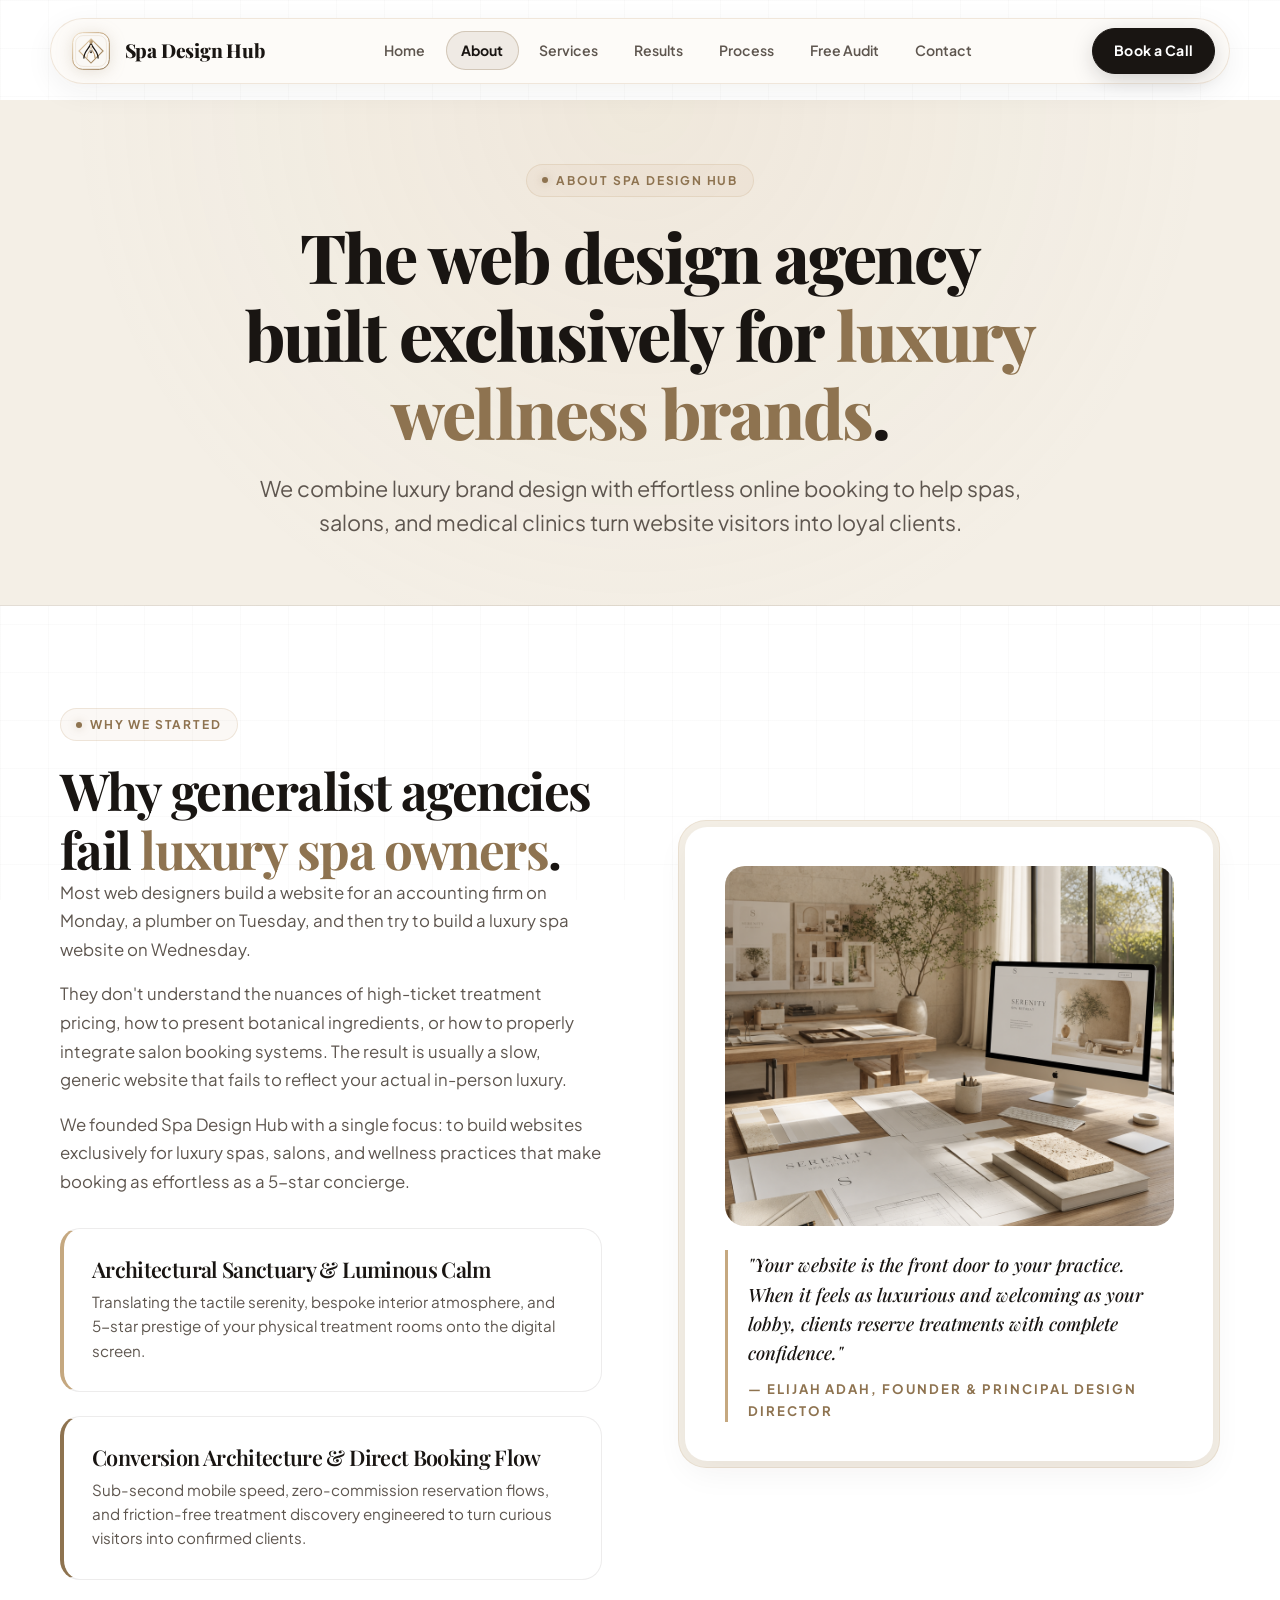
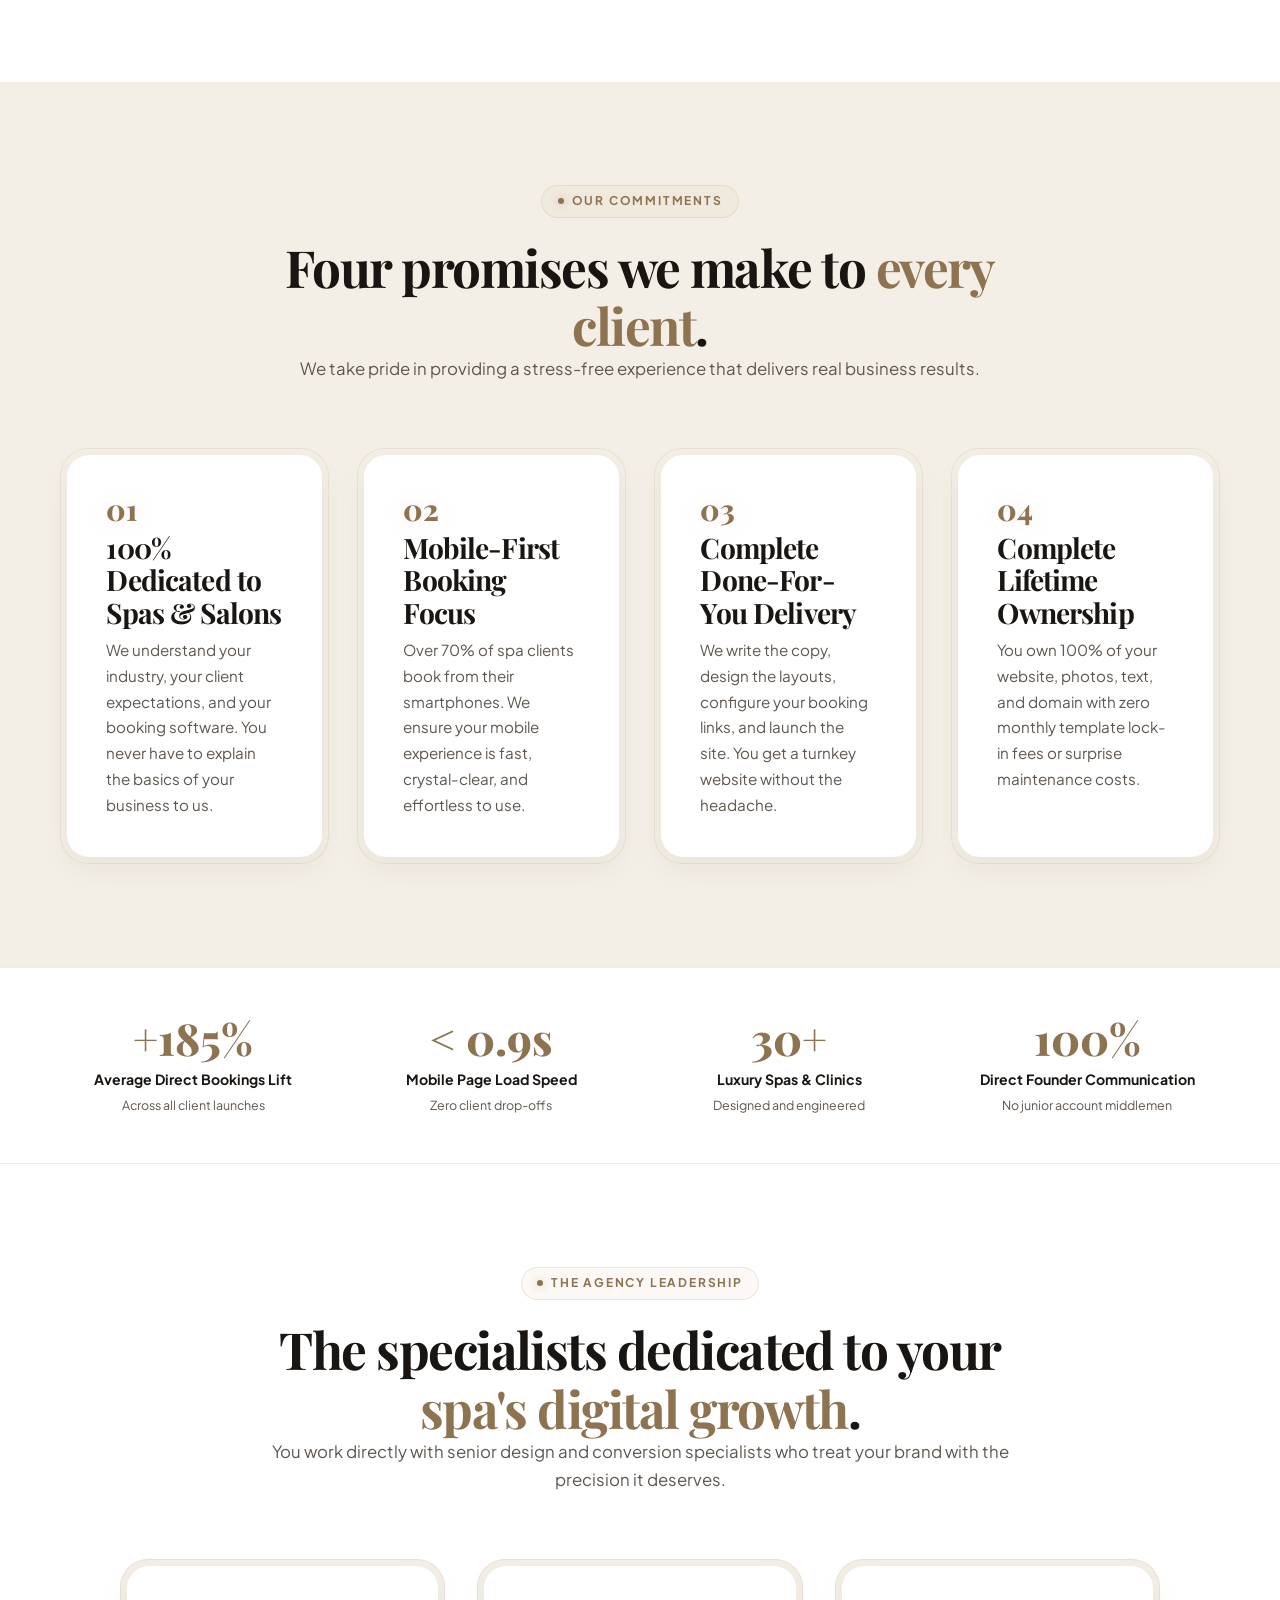
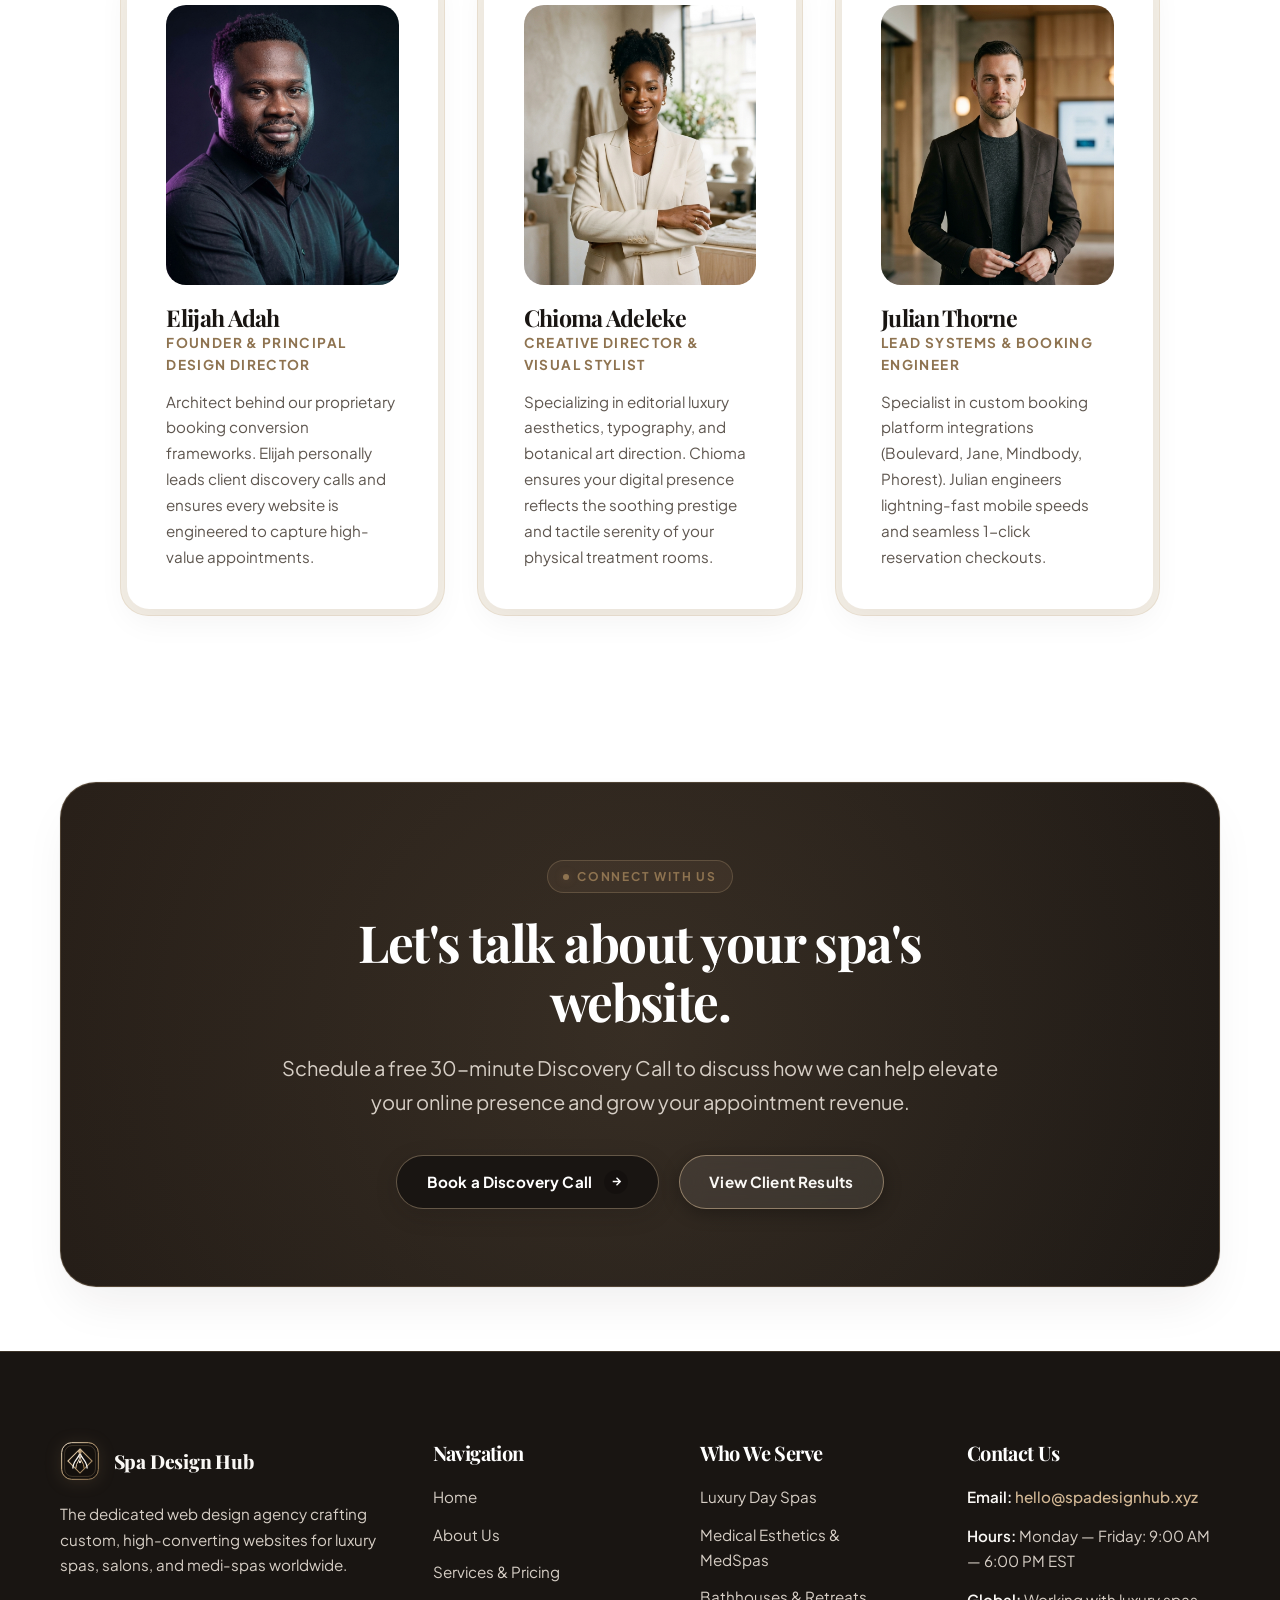
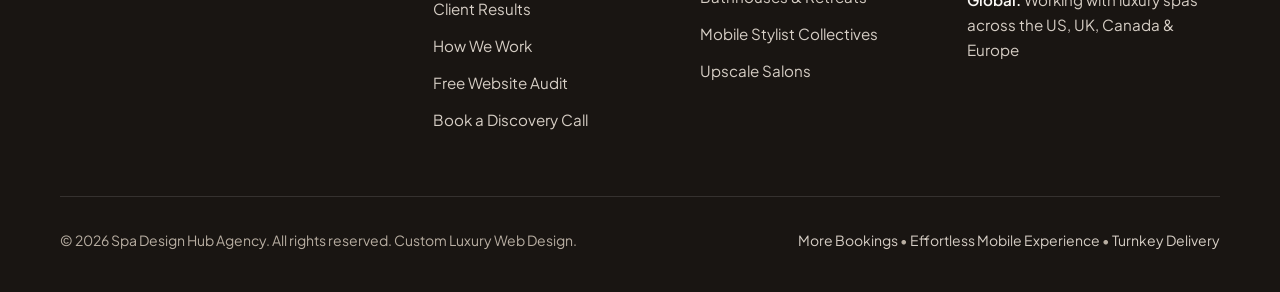
<file: about.html>
<!DOCTYPE html>
<html lang="en">
<head>
  <meta charset="UTF-8">
  <meta name="viewport" content="width=device-width, initial-scale=1.0">
  <title>About Us | Spa Design Hub Spa Web Design Agency</title>
  <meta name="description" content="Learn about Spa Design Hub: The dedicated web design agency helping luxury spas, salons, and wellness clinics elevate their online presence and increase bookings.">
    <!-- Favicon / Brand Icon -->
  <link rel="icon" type="image/svg+xml" href="favicon.svg">
  <link rel="alternate icon" href="favicon.svg">
  <link rel="apple-touch-icon" href="favicon.svg">
  <link rel="stylesheet" href="css/styles.css">
</head>
<body>

  <!-- ==========================================================================
       FLOATING GLASSMORPHISM HEADER & NAVIGATION
       ========================================================================== -->
  <header class="site-header">
    <div class="nav-container">
      <div class="nav-bar">
        <!-- High-End Architectural Vector Logo -->
        <a href="index.html" class="brand-logo" aria-label="Spa Design Hub Home">
          <svg class="brand-logo-svg" viewBox="0 0 48 48" fill="none" xmlns="http://www.w3.org/2000/svg">
            <defs>
              <linearGradient id="hubHeaderGold" x1="0%" y1="0%" x2="100%" y2="100%">
                <stop offset="0%" stop-color="#F5E7D0" />
                <stop offset="40%" stop-color="#C5A880" />
                <stop offset="100%" stop-color="#8E7350" />
              </linearGradient>
              <linearGradient id="hubHeaderGoldCore" x1="0%" y1="0%" x2="100%" y2="100%">
                <stop offset="0%" stop-color="#FFFFFF" />
                <stop offset="50%" stop-color="#D4B996" />
                <stop offset="100%" stop-color="#A8824C" />
              </linearGradient>
            </defs>
            <rect x="2" y="2" width="44" height="44" rx="12" fill="#FAF8F5" stroke="url(#hubHeaderGold)" stroke-width="1.2" />
            <rect x="5.5" y="5.5" width="37" height="37" rx="9" fill="none" stroke="rgba(197, 168, 128, 0.3)" stroke-width="0.8" />
            <g transform="translate(24, 24)">
              <polygon points="0,-14.5 14.5,0 0,14.5 -14.5,0" fill="none" stroke="url(#hubHeaderGold)" stroke-width="1.3" />
              <path d="M-8.5,8.5 C-8.5,-1 0,-3.5 0,-11 C0,-3.5 8.5,-1 8.5,8.5" fill="none" stroke="#191512" stroke-width="1.5" stroke-linecap="round" />
              <path d="M-5,8.5 C-5,1.5 0,0 0,-7 C0,0 5,1.5 5,8.5" fill="none" stroke="url(#hubHeaderGoldCore)" stroke-width="1.2" stroke-linecap="round" />
              <line x1="-10.5" y1="8.5" x2="10.5" y2="8.5" stroke="url(#hubHeaderGold)" stroke-width="1.2" stroke-linecap="round" />
              <polygon points="0,-14.5 2.5,-11 0,-7.5 -2.5,-11" fill="url(#hubHeaderGold)" />
              <circle cx="0" cy="1" r="1.6" fill="#191512" />
              <circle cx="0" cy="1" r="0.9" fill="url(#hubHeaderGoldCore)" />
            </g>
          </svg>
          <span class="brand-title">Spa Design Hub</span>
        </a>

        <!-- Desktop Navigation Links -->
        <nav class="desktop-nav" aria-label="Main Navigation">
          <a href="index.html" class="nav-link">Home</a>
          <a href="about.html" class="nav-link active">About</a>
          <a href="services.html" class="nav-link">Services</a>
          <a href="portfolio.html" class="nav-link">Results</a>
          <a href="process.html" class="nav-link">Process</a>
          <a href="audit.html" class="nav-link">Free Audit</a>
          <a href="contact.html" class="nav-link">Contact</a>
        </nav>

        <div class="nav-actions">
          <a href="book-a-call.html" class="btn btn-primary btn-header-cta">
            Book a Call
          </a>
        </div>

        <!-- Pure CSS Mobile Hamburger Toggle -->
        <input type="checkbox" id="nav-toggle" class="nav-toggle-input" aria-label="Toggle navigation menu">
        <label for="nav-toggle" class="nav-toggle-label" aria-label="Open menu">
          <span></span>
          <span></span>
          <span></span>
        </label>

        <!-- Fullscreen Glass Mobile Drawer -->
        <div class="mobile-nav-drawer">
          <ul class="mobile-nav-list">
            <li><a href="index.html" class="mobile-nav-link"><span>Home</span> <span class="nav-num">01</span></a></li>
            <li><a href="about.html" class="mobile-nav-link active"><span>About Us</span> <span class="nav-num">02</span></a></li>
            <li><a href="services.html" class="mobile-nav-link"><span>Services &amp; Pricing</span> <span class="nav-num">03</span></a></li>
            <li><a href="portfolio.html" class="mobile-nav-link"><span>Client Results</span> <span class="nav-num">04</span></a></li>
            <li><a href="process.html" class="mobile-nav-link"><span>How We Work</span> <span class="nav-num">05</span></a></li>
            <li><a href="audit.html" class="mobile-nav-link"><span>Free Website Audit</span> <span class="nav-num">06</span></a></li>
            <li><a href="contact.html" class="mobile-nav-link"><span>Contact Us</span> <span class="nav-num">07</span></a></li>
          </ul>
          <div class="mobile-nav-footer">
            <p><strong>hello@spadesignhub.xyz</strong></p>
            <p style="font-size: 0.85rem; margin-top: 0.25rem;">Dedicated Web Design Agency for Luxury Spas &amp; Salons</p>
            <div style="margin-top: 1.25rem;">
              <a href="book-a-call.html" class="btn btn-primary" style="width: 100%;">Book a Discovery Call</a>
            </div>
          </div>
        </div>
      </div>
    </div>
  </header>

  <main>
    <!-- ==========================================================================
         PAGE HEADER
         ========================================================================== -->
    <section class="page-header-luxury">
      <div class="site-container">
        <div class="eyebrow-pill">
          <span class="pill-dot"></span>
          About Spa Design Hub
        </div>
        <h1>
          The web design agency built exclusively for <span class="text-jade-accent">luxury wellness brands</span>.
        </h1>
        <p class="lead">
          We combine luxury brand design with effortless online booking to help spas, salons, and medical clinics turn website visitors into loyal clients.
        </p>
      </div>
    </section>

    <!-- ==========================================================================
         OUR STORY
         ========================================================================== -->
    <section class="section-spacing">
      <div class="site-container">
        <div class="philosophy-grid">
          <div>
            <div class="eyebrow-pill">
              <span class="pill-dot"></span>
              Why We Started
            </div>
            <h2>
              Why generalist agencies fail <span class="text-jade-accent">luxury spa owners</span>.
            </h2>
            <p>
              Most web designers build a website for an accounting firm on Monday, a plumber on Tuesday, and then try to build a luxury spa website on Wednesday.
            </p>
            <p style="margin-top: 1rem;">
              They don't understand the nuances of high-ticket treatment pricing, how to present botanical ingredients, or how to properly integrate salon booking systems. The result is usually a slow, generic website that fails to reflect your actual in-person luxury.
            </p>
            <p style="margin-top: 1rem;">
              We founded Spa Design Hub with a single focus: to build websites exclusively for luxury spas, salons, and wellness practices that make booking as effortless as a 5-star concierge.
            </p>

            <div style="display: flex; flex-direction: column; gap: 1.5rem; margin-top: 2rem;">
              <div class="duality-card jade-side">
                <h3 style="font-size: 1.35rem; color: var(--color-espresso); margin-bottom: 0.5rem; font-family: var(--font-display); font-weight: 600;">Architectural Sanctuary &amp; Luminous Calm</h3>
                <p style="font-size: 0.95rem; color: var(--color-text-muted); line-height: 1.6;">
                  Translating the tactile serenity, bespoke interior atmosphere, and 5-star prestige of your physical treatment rooms onto the digital screen.
                </p>
              </div>

              <div class="duality-card cursor-side">
                <h3 style="font-size: 1.35rem; color: var(--color-espresso); margin-bottom: 0.5rem; font-family: var(--font-display); font-weight: 600;">Conversion Architecture &amp; Direct Booking Flow</h3>
                <p style="font-size: 0.95rem; color: var(--color-text-muted); line-height: 1.6;">
                  Sub-second mobile speed, zero-commission reservation flows, and friction-free treatment discovery engineered to turn curious visitors into confirmed clients.
                </p>
              </div>
            </div>
          </div>

          <div>
            <div class="double-bezel-card">
              <div class="double-bezel-inner">
                <img loading="lazy" decoding="async" src="images/about-atelier-interior.png" alt="Spa Design Hub Architectural Design Atelier Interior" style="border-radius: var(--radius-lg); height: 360px; width: 100%; object-fit: cover; margin-bottom: 1.5rem;">
                <div style="border-left: 3px solid var(--color-gold); padding-left: 1.25rem;">
                  <p style="font-size: 1.15rem; color: var(--color-espresso); font-weight: 500; font-family: var(--font-display); font-style: italic; line-height: 1.6;">
                    "Your website is the front door to your practice. When it feels as luxurious and welcoming as your lobby, clients reserve treatments with complete confidence."
                  </p>
                  <span style="display: block; font-size: 0.82rem; text-transform: uppercase; letter-spacing: 0.15em; color: var(--color-gold-text); margin-top: 0.65rem; font-weight: 700;">
                    — Elijah Adah, Founder &amp; Principal Design Director
                  </span>
                </div>
              </div>
            </div>
          </div>
        </div>
      </div>
    </section>

    <!-- ==========================================================================
         OUR 4 PROMISES TO SPA OWNERS
         ========================================================================== -->
    <section class="section-spacing" style="background-color: var(--color-bg-alt);">
      <div class="site-container">
        <div class="section-header text-center">
          <div class="eyebrow-pill">
            <span class="pill-dot"></span>
            Our Commitments
          </div>
          <h2>
            Four promises we make to <span class="text-jade-accent">every client</span>.
          </h2>
          <p>
            We take pride in providing a stress-free experience that delivers real business results.
          </p>
        </div>

        <div style="display: grid; grid-template-columns: repeat(auto-fit, minmax(260px, 1fr)); gap: 1.75rem;">
          <div class="double-bezel-card">
            <div class="double-bezel-inner">
              <div class="proof-number" style="font-size: 1.85rem; margin-bottom: 0.5rem;">01</div>
              <h3>100% Dedicated to Spas &amp; Salons</h3>
              <p style="font-size: 0.95rem; margin-top: 0.5rem;">
                We understand your industry, your client expectations, and your booking software. You never have to explain the basics of your business to us.
              </p>
            </div>
          </div>

          <div class="double-bezel-card">
            <div class="double-bezel-inner">
              <div class="proof-number" style="font-size: 1.85rem; margin-bottom: 0.5rem;">02</div>
              <h3>Mobile-First Booking Focus</h3>
              <p style="font-size: 0.95rem; margin-top: 0.5rem;">
                Over 70% of spa clients book from their smartphones. We ensure your mobile experience is fast, crystal-clear, and effortless to use.
              </p>
            </div>
          </div>

          <div class="double-bezel-card">
            <div class="double-bezel-inner">
              <div class="proof-number" style="font-size: 1.85rem; margin-bottom: 0.5rem;">03</div>
              <h3>Complete Done-For-You Delivery</h3>
              <p style="font-size: 0.95rem; margin-top: 0.5rem;">
                We write the copy, design the layouts, configure your booking links, and launch the site. You get a turnkey website without the headache.
              </p>
            </div>
          </div>

          <div class="double-bezel-card">
            <div class="double-bezel-inner">
              <div class="proof-number" style="font-size: 1.85rem; margin-bottom: 0.5rem;">04</div>
              <h3>Complete Lifetime Ownership</h3>
              <p style="font-size: 0.95rem; margin-top: 0.5rem;">
                You own 100% of your website, photos, text, and domain with zero monthly template lock-in fees or surprise maintenance costs.
              </p>
            </div>
          </div>
        </div>
      </div>
    </section>

    <!-- ==========================================================================
         MEET THE TEAM
         ========================================================================== -->
    <!-- ==========================================================================
         AGENCY PERFORMANCE METRICS STRIP
         ========================================================================== -->
    <section style="padding: 3rem 0; background: var(--color-surface); border-top: 1px solid var(--color-border); border-bottom: 1px solid var(--color-border);">
      <div class="site-container">
        <div class="agency-metrics-grid">
          <div>
            <div style="font-family: var(--font-display); font-size: 2.75rem; font-weight: 800; color: var(--color-gold-text); line-height: 1;">+185%</div>
            <div style="font-size: 0.88rem; font-weight: 700; color: var(--color-espresso); margin-top: 0.5rem;">Average Direct Bookings Lift</div>
            <div style="font-size: 0.78rem; color: var(--color-text-muted); margin-top: 0.25rem;">Across all client launches</div>
          </div>
          <div>
            <div style="font-family: var(--font-display); font-size: 2.75rem; font-weight: 800; color: var(--color-gold-text); line-height: 1;">&lt; 0.9s</div>
            <div style="font-size: 0.88rem; font-weight: 700; color: var(--color-espresso); margin-top: 0.5rem;">Mobile Page Load Speed</div>
            <div style="font-size: 0.78rem; color: var(--color-text-muted); margin-top: 0.25rem;">Zero client drop-offs</div>
          </div>
          <div>
            <div style="font-family: var(--font-display); font-size: 2.75rem; font-weight: 800; color: var(--color-gold-text); line-height: 1;">30+</div>
            <div style="font-size: 0.88rem; font-weight: 700; color: var(--color-espresso); margin-top: 0.5rem;">Luxury Spas &amp; Clinics</div>
            <div style="font-size: 0.78rem; color: var(--color-text-muted); margin-top: 0.25rem;">Designed and engineered</div>
          </div>
          <div>
            <div style="font-family: var(--font-display); font-size: 2.75rem; font-weight: 800; color: var(--color-gold-text); line-height: 1;">100%</div>
            <div style="font-size: 0.88rem; font-weight: 700; color: var(--color-espresso); margin-top: 0.5rem;">Direct Founder Communication</div>
            <div style="font-size: 0.78rem; color: var(--color-text-muted); margin-top: 0.25rem;">No junior account middlemen</div>
          </div>
        </div>
      </div>
    </section>

    <!-- ==========================================================================
         MEET THE TEAM
         ========================================================================== -->
    <section class="section-spacing">
      <div class="site-container">
        <div class="section-header text-center">
          <div class="eyebrow-pill">
            <span class="pill-dot"></span>
            The Agency Leadership
          </div>
          <h2>
            The specialists dedicated to your <span class="text-jade-accent">spa's digital growth</span>.
          </h2>
          <p>
            You work directly with senior design and conversion specialists who treat your brand with the precision it deserves.
          </p>
        </div>

        <div style="display: grid; grid-template-columns: repeat(auto-fit, minmax(300px, 1fr)); gap: 2rem; max-width: 1040px; margin: 0 auto;">
          <!-- Member 1: Elijah Adah (Founder & Principal Director) -->
          <div class="double-bezel-card">
            <div class="double-bezel-inner">
              <img loading="lazy" decoding="async" src="images/founder-elijah-adah.jpg" alt="Elijah Adah — Founder &amp; Principal Design Director" style="border-radius: var(--radius-lg); height: 280px; width: 100%; object-fit: cover; margin-bottom: 1.25rem;">
              <h3 style="font-size: 1.45rem;">Elijah Adah</h3>
              <span style="font-size: 0.85rem; color: var(--color-gold-text); text-transform: uppercase; letter-spacing: 0.1em; font-weight: 700; display: block; margin-bottom: 0.75rem;">Founder &amp; Principal Design Director</span>
              <p style="font-size: 0.95rem; color: var(--color-text-muted);">
                Architect behind our proprietary booking conversion frameworks. Elijah personally leads client discovery calls and ensures every website is engineered to capture high-value appointments.
              </p>
            </div>
          </div>

          <!-- Member 2: Chioma Adeleke -->
          <div class="double-bezel-card">
            <div class="double-bezel-inner">
              <img loading="lazy" decoding="async" src="images/team-chioma-adeleke.jpg" alt="Chioma Adeleke — Creative Director &amp; Visual Stylist" style="border-radius: var(--radius-lg); height: 280px; width: 100%; object-fit: cover; margin-bottom: 1.25rem;">
              <h3 style="font-size: 1.45rem;">Chioma Adeleke</h3>
              <span style="font-size: 0.85rem; color: var(--color-gold-text); text-transform: uppercase; letter-spacing: 0.1em; font-weight: 700; display: block; margin-bottom: 0.75rem;">Creative Director &amp; Visual Stylist</span>
              <p style="font-size: 0.95rem; color: var(--color-text-muted);">
                Specializing in editorial luxury aesthetics, typography, and botanical art direction. Chioma ensures your digital presence reflects the soothing prestige and tactile serenity of your physical treatment rooms.
              </p>
            </div>
          </div>

          <!-- Member 3: Julian Thorne -->
          <div class="double-bezel-card">
            <div class="double-bezel-inner">
              <img loading="lazy" decoding="async" src="images/team-julian-thorne.jpg" alt="Julian Thorne — Lead Systems &amp; Booking Engineer" style="border-radius: var(--radius-lg); height: 280px; width: 100%; object-fit: cover; margin-bottom: 1.25rem;">
              <h3 style="font-size: 1.45rem;">Julian Thorne</h3>
              <span style="font-size: 0.85rem; color: var(--color-gold-text); text-transform: uppercase; letter-spacing: 0.1em; font-weight: 700; display: block; margin-bottom: 0.75rem;">Lead Systems &amp; Booking Engineer</span>
              <p style="font-size: 0.95rem; color: var(--color-text-muted);">
                Specialist in custom booking platform integrations (Boulevard, Jane, Mindbody, Phorest). Julian engineers lightning-fast mobile speeds and seamless 1-click reservation checkouts.
              </p>
            </div>
          </div>
        </div>
      </div>
    </section>

    <!-- ==========================================================================
         CALL TO ACTION SECTION
         ========================================================================== -->
    <section class="section-spacing-sm">
      <div class="site-container">
        <div class="cta-banner-luxury">
          <div class="cta-banner-content">
            <div class="eyebrow-pill">
              <span class="pill-dot"></span>
              Connect With Us
            </div>
            <h2>
              Let's talk about your spa's website.
            </h2>
            <p>
              Schedule a free 30-minute Discovery Call to discuss how we can help elevate your online presence and grow your appointment revenue.
            </p>
            <div style="display: flex; justify-content: center; gap: 1.25rem; flex-wrap: wrap;">
              <a href="book-a-call.html" class="btn btn-gold">
                Book a Discovery Call
                <span class="btn-icon-wrapper">
                  <svg viewBox="0 0 24 24"><path d="M5 12h14M12 5l7 7-7 7"/></svg>
                </span>
              </a>
              <a href="portfolio.html" class="btn btn-ghost-light">
                View Client Results
              </a>
            </div>
          </div>
        </div>
      </div>
    </section>
  </main>

  <!-- ==========================================================================
       STICKY MOBILE CTA BAR
       ========================================================================== -->
  <div class="mobile-sticky-cta" aria-label="Mobile Quick Booking CTA">
    <div class="mobile-cta-text">
      <strong>Spa Design Hub</strong>
      <span>Spa Web Design</span>
    </div>
    <a href="book-a-call.html" class="btn btn-gold">
      Book Call
    </a>
  </div>

  <!-- ==========================================================================
       GLOBAL FOOTER
       ========================================================================== -->
  <footer class="site-footer">
    <div class="site-container">
      <div class="footer-grid">
        <div class="footer-brand">
          <a href="index.html" class="brand-logo">
            <svg class="brand-logo-svg" viewBox="0 0 48 48" fill="none" xmlns="http://www.w3.org/2000/svg">
              <defs>
                <linearGradient id="hubGoldFoot" x1="0%" y1="0%" x2="100%" y2="100%">
                  <stop offset="0%" stop-color="#F5E7D0" />
                  <stop offset="40%" stop-color="#C5A880" />
                  <stop offset="100%" stop-color="#8E7350" />
                </linearGradient>
                <linearGradient id="hubGoldFootCore" x1="0%" y1="0%" x2="100%" y2="100%">
                  <stop offset="0%" stop-color="#FFFFFF" />
                  <stop offset="50%" stop-color="#D4B996" />
                  <stop offset="100%" stop-color="#A8824C" />
                </linearGradient>
              </defs>
              <rect x="2" y="2" width="44" height="44" rx="12" fill="#14100D" stroke="url(#hubGoldFoot)" stroke-width="1.2" />
              <rect x="5.5" y="5.5" width="37" height="37" rx="9" fill="none" stroke="rgba(197, 168, 128, 0.35)" stroke-width="0.8" />
              <g transform="translate(24, 24)">
                <polygon points="0,-14.5 14.5,0 0,14.5 -14.5,0" fill="none" stroke="url(#hubGoldFoot)" stroke-width="1.3" />
                <path d="M-8.5,8.5 C-8.5,-1 0,-3.5 0,-11 C0,-3.5 8.5,-1 8.5,8.5" fill="none" stroke="#FAF8F5" stroke-width="1.5" stroke-linecap="round" />
                <path d="M-5,8.5 C-5,1.5 0,0 0,-7 C0,0 5,1.5 5,8.5" fill="none" stroke="url(#hubGoldFootCore)" stroke-width="1.2" stroke-linecap="round" />
                <line x1="-10.5" y1="8.5" x2="10.5" y2="8.5" stroke="url(#hubGoldFoot)" stroke-width="1.2" stroke-linecap="round" />
                <polygon points="0,-14.5 2.5,-11 0,-7.5 -2.5,-11" fill="url(#hubGoldFoot)" />
                <circle cx="0" cy="1" r="1.6" fill="#FAF8F5" />
                <circle cx="0" cy="1" r="0.9" fill="url(#hubGoldFootCore)" />
              </g>
            </svg>
            <span class="brand-title">Spa Design Hub</span>
          </a>
          <p>
            The dedicated web design agency crafting custom, high-converting websites for luxury spas, salons, and medi-spas worldwide.
          </p>
        </div>

        <div class="footer-col">
          <h4>Navigation</h4>
          <div class="footer-links">
            <a href="index.html">Home</a>
            <a href="about.html">About Us</a>
            <a href="services.html">Services &amp; Pricing</a>
            <a href="portfolio.html">Client Results</a>
            <a href="process.html">How We Work</a>
            <a href="audit.html">Free Website Audit</a>
            <a href="book-a-call.html">Book a Discovery Call</a>
          </div>
        </div>

        <div class="footer-col">
          <h4>Who We Serve</h4>
          <div class="footer-links">
            <a href="portfolio.html">Luxury Day Spas</a>
            <a href="portfolio.html">Medical Esthetics &amp; MedSpas</a>
            <a href="portfolio.html">Bathhouses &amp; Retreats</a>
            <a href="portfolio.html">Mobile Stylist Collectives</a>
            <a href="portfolio.html">Upscale Salons</a>
          </div>
        </div>

        <div class="footer-col">
          <h4>Contact Us</h4>
          <div class="footer-contact-info">
            <p><strong>Email:</strong> <a href="mailto:hello@spadesignhub.xyz">hello@spadesignhub.xyz</a></p>
            <p><strong>Hours:</strong> Monday — Friday: 9:00 AM — 6:00 PM EST</p>
            <p><strong>Global:</strong> Working with luxury spas across the US, UK, Canada &amp; Europe</p>
          </div>
        </div>
      </div>

      <div class="footer-bottom">
        <div>
          &copy; 2026 Spa Design Hub Agency. All rights reserved. Custom Luxury Web Design.
        </div>
        <div>
          <span>More Bookings</span> &bull; <span>Effortless Mobile Experience</span> &bull; <span>Turnkey Delivery</span>
        </div>
      </div>
    </div>
  </footer>

  <script src="js/app.js" defer></script>
</body>
</html>
</file>
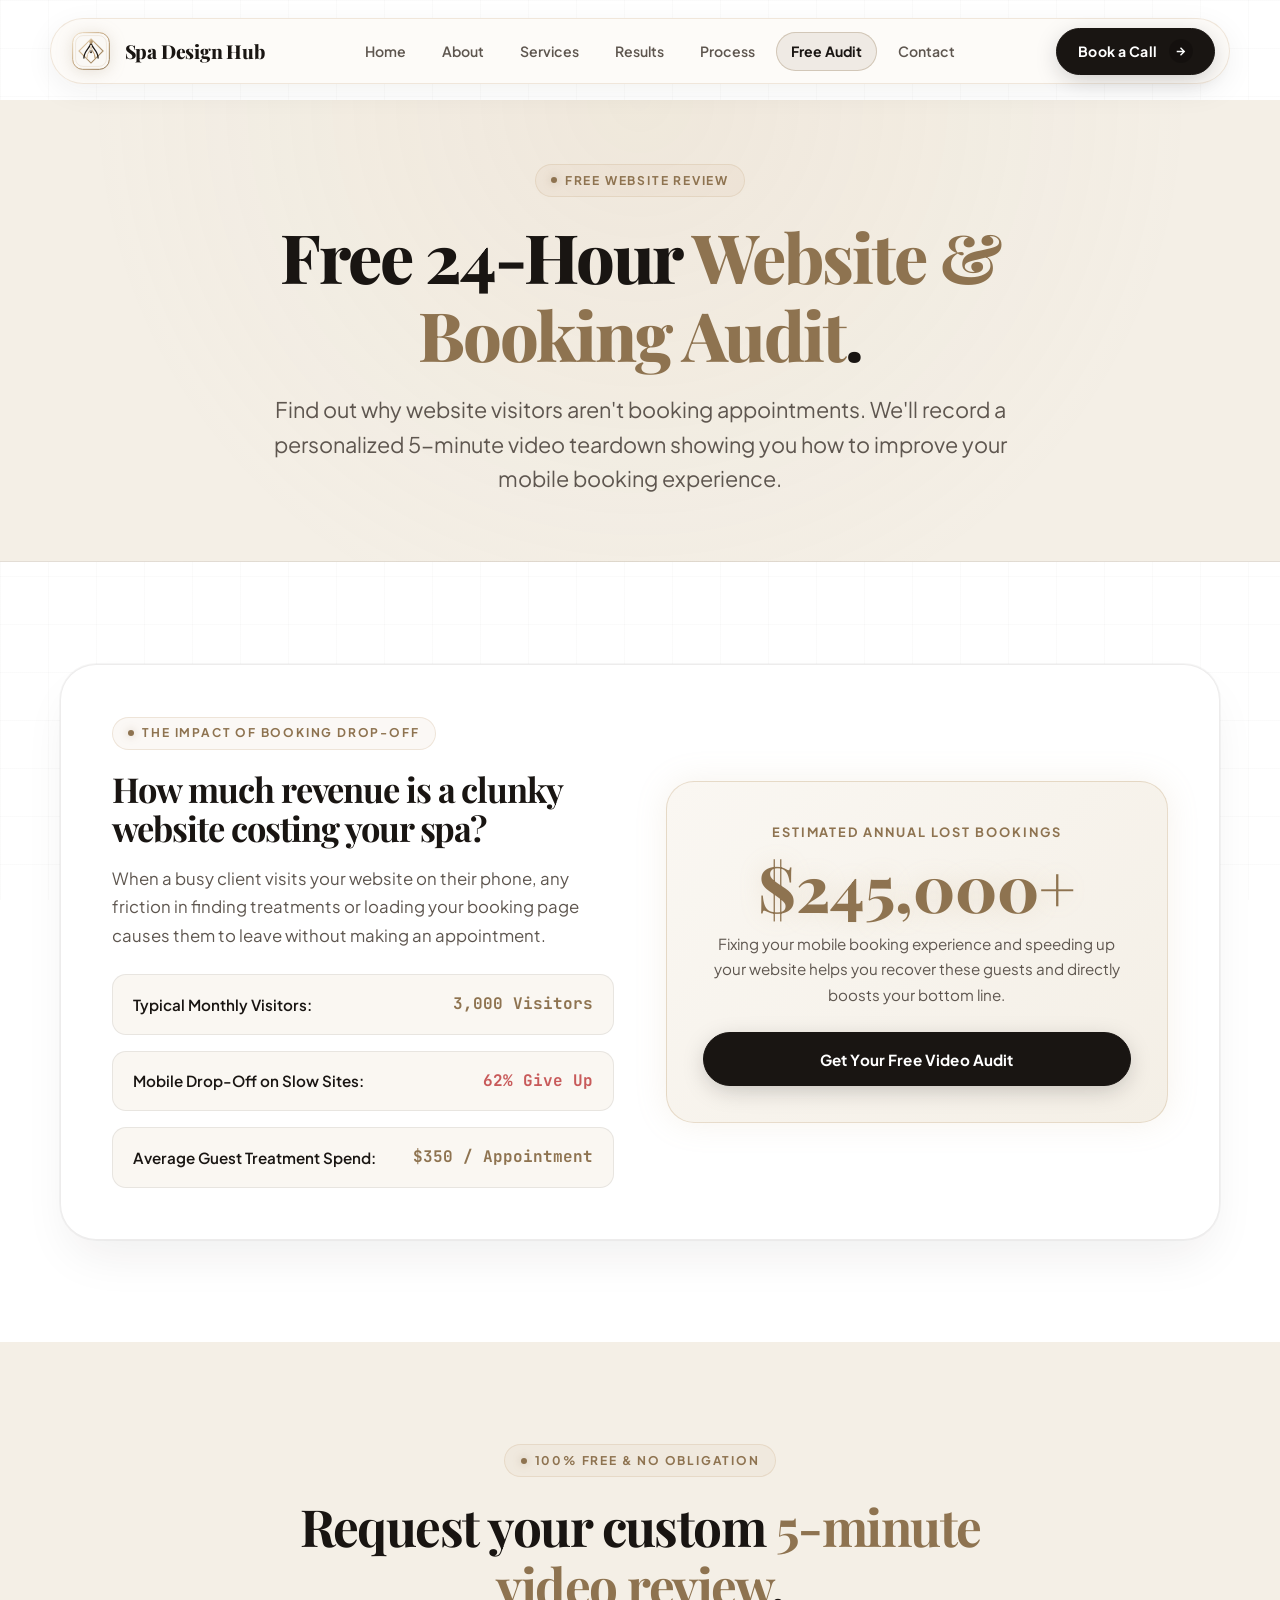
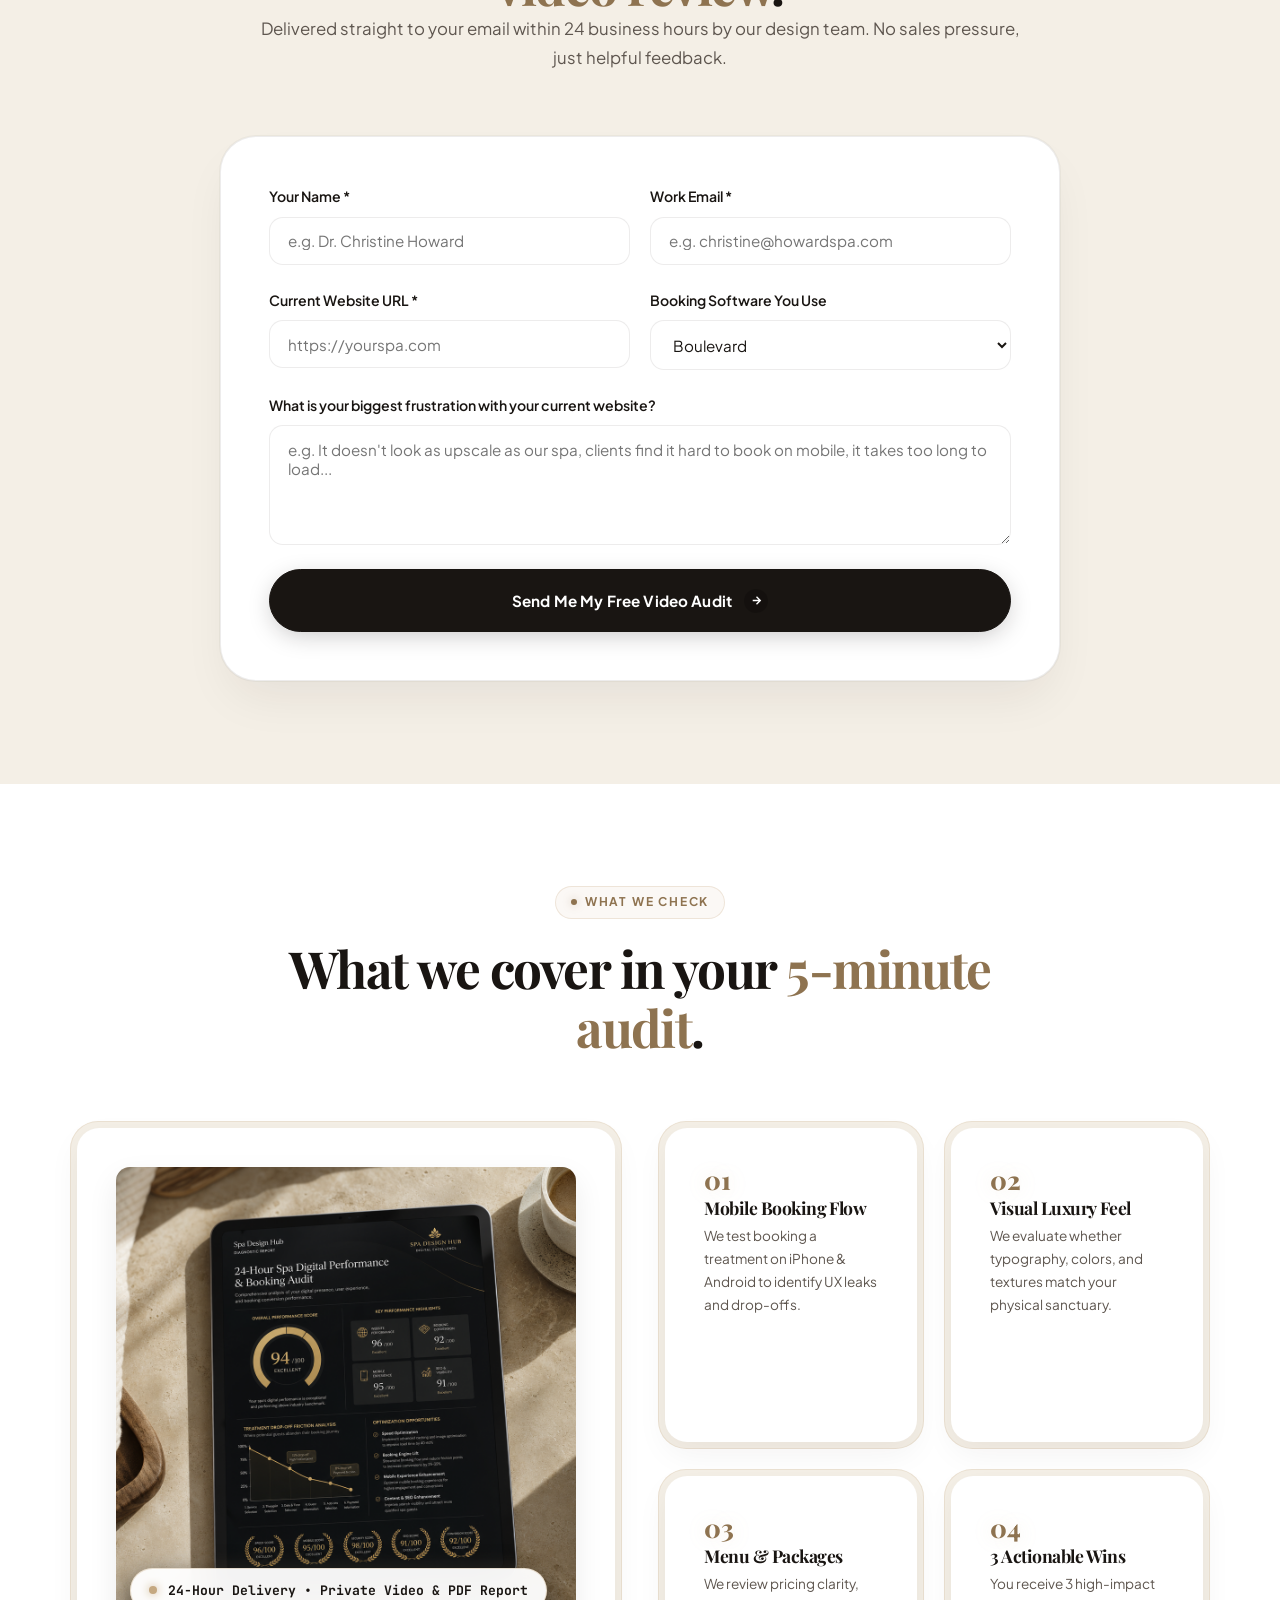
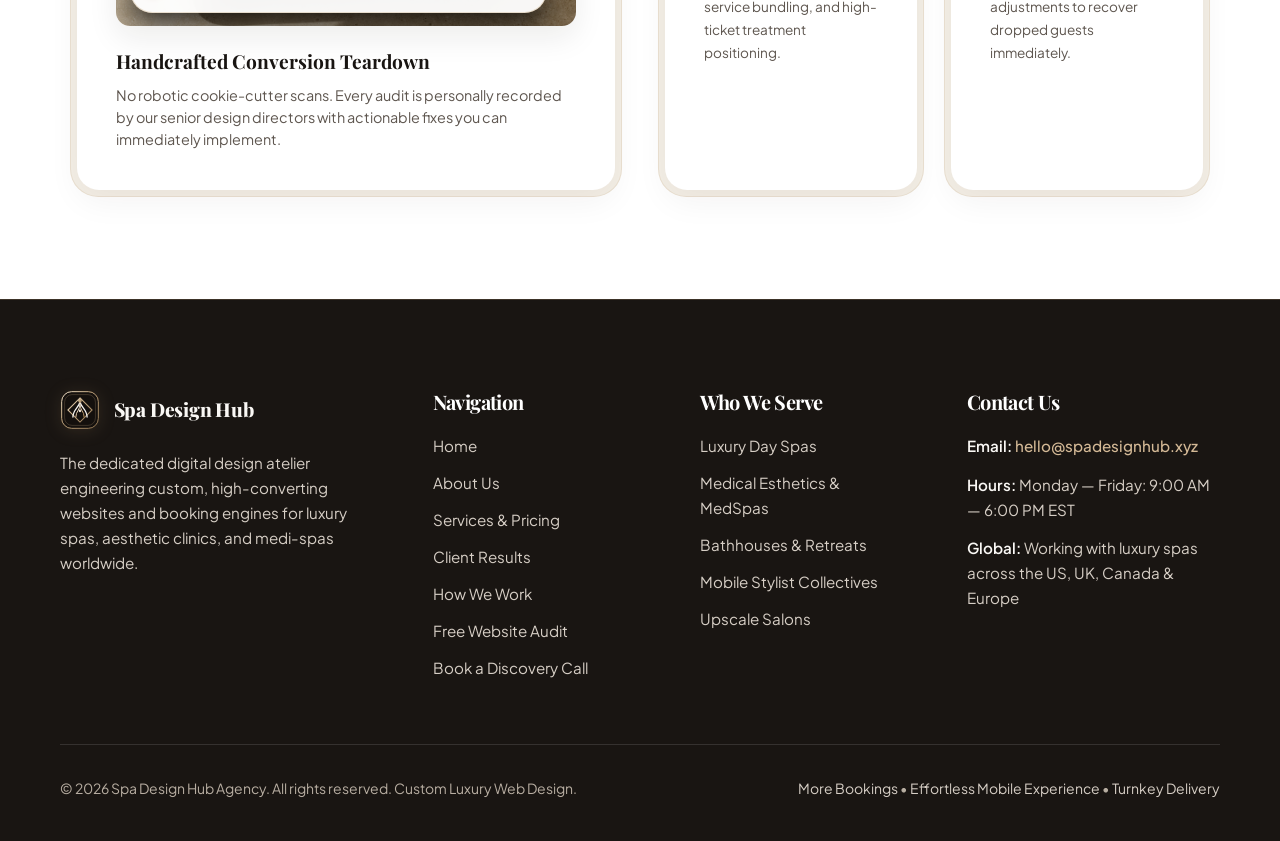
<file: audit.html>
<!DOCTYPE html>
<html lang="en">
<head>
  <meta charset="UTF-8">
  <meta name="viewport" content="width=device-width, initial-scale=1.0">
  <title>Free Spa Website Audit &amp; Revenue Review | Spa Design Hub</title>
  <meta name="description" content="Request a personalized 5-minute video audit of your spa or salon website. Discover exactly where you are losing high-paying clients on mobile.">
    <!-- Favicon / Brand Icon -->
  <link rel="icon" type="image/svg+xml" href="favicon.svg">
  <link rel="alternate icon" href="favicon.svg">
  <link rel="apple-touch-icon" href="favicon.svg">
  <link rel="stylesheet" href="css/styles.css">
</head>
<body>

  <!-- ==========================================================================
       FLOATING GLASSMORPHISM HEADER & NAVIGATION
       ========================================================================== -->
  <header class="site-header">
    <div class="nav-container">
      <div class="nav-bar">
        <!-- High-End Architectural Vector Logo -->
        <a href="index.html" class="brand-logo" aria-label="Spa Design Hub Home">
          <svg class="brand-logo-svg" viewBox="0 0 48 48" fill="none" xmlns="http://www.w3.org/2000/svg">
            <defs>
              <linearGradient id="hubHeaderGold" x1="0%" y1="0%" x2="100%" y2="100%">
                <stop offset="0%" stop-color="#F5E7D0" />
                <stop offset="40%" stop-color="#C5A880" />
                <stop offset="100%" stop-color="#8E7350" />
              </linearGradient>
              <linearGradient id="hubHeaderGoldCore" x1="0%" y1="0%" x2="100%" y2="100%">
                <stop offset="0%" stop-color="#FFFFFF" />
                <stop offset="50%" stop-color="#D4B996" />
                <stop offset="100%" stop-color="#A8824C" />
              </linearGradient>
            </defs>
            <rect x="2" y="2" width="44" height="44" rx="12" fill="#FAF8F5" stroke="url(#hubHeaderGold)" stroke-width="1.2" />
            <rect x="5.5" y="5.5" width="37" height="37" rx="9" fill="none" stroke="rgba(197, 168, 128, 0.3)" stroke-width="0.8" />
            <g transform="translate(24, 24)">
              <polygon points="0,-14.5 14.5,0 0,14.5 -14.5,0" fill="none" stroke="url(#hubHeaderGold)" stroke-width="1.3" />
              <path d="M-8.5,8.5 C-8.5,-1 0,-3.5 0,-11 C0,-3.5 8.5,-1 8.5,8.5" fill="none" stroke="#191512" stroke-width="1.5" stroke-linecap="round" />
              <path d="M-5,8.5 C-5,1.5 0,0 0,-7 C0,0 5,1.5 5,8.5" fill="none" stroke="url(#hubHeaderGoldCore)" stroke-width="1.2" stroke-linecap="round" />
              <line x1="-10.5" y1="8.5" x2="10.5" y2="8.5" stroke="url(#hubHeaderGold)" stroke-width="1.2" stroke-linecap="round" />
              <polygon points="0,-14.5 2.5,-11 0,-7.5 -2.5,-11" fill="url(#hubHeaderGold)" />
              <circle cx="0" cy="1" r="1.6" fill="#191512" />
              <circle cx="0" cy="1" r="0.9" fill="url(#hubHeaderGoldCore)" />
            </g>
          </svg>
          <span class="brand-title">Spa Design Hub</span>
        </a>

        <!-- Desktop Navigation Links -->
        <nav class="desktop-nav" aria-label="Main Navigation">
          <a href="index.html" class="nav-link">Home</a>
          <a href="about.html" class="nav-link">About</a>
          <a href="services.html" class="nav-link">Services</a>
          <a href="portfolio.html" class="nav-link">Results</a>
          <a href="process.html" class="nav-link">Process</a>
          <a href="audit.html" class="nav-link active">Free Audit</a>
          <a href="contact.html" class="nav-link">Contact</a>
        </nav>

        <div class="nav-actions">
          <a href="book-a-call.html" class="btn btn-primary btn-header-cta">
            Book a Call
            <span class="btn-icon-wrapper">
              <svg viewBox="0 0 24 24"><path d="M5 12h14M12 5l7 7-7 7"/></svg>
            </span>
          </a>
        </div>

        <!-- Pure CSS Mobile Hamburger Toggle -->
        <input type="checkbox" id="nav-toggle" class="nav-toggle-input" aria-label="Toggle mobile menu">
        <label for="nav-toggle" class="nav-toggle-label">
          <span></span>
          <span></span>
          <span></span>
        </label>

        <!-- Fullscreen Glass Mobile Drawer -->
        <div class="mobile-nav-drawer">
          <ul class="mobile-nav-list">
            <li><a href="index.html" class="mobile-nav-link"><span>Home</span> <span class="nav-num">01</span></a></li>
            <li><a href="about.html" class="mobile-nav-link"><span>About Us</span> <span class="nav-num">02</span></a></li>
            <li><a href="services.html" class="mobile-nav-link"><span>Services &amp; Pricing</span> <span class="nav-num">03</span></a></li>
            <li><a href="portfolio.html" class="mobile-nav-link"><span>Client Results</span> <span class="nav-num">04</span></a></li>
            <li><a href="process.html" class="mobile-nav-link"><span>How We Work</span> <span class="nav-num">05</span></a></li>
            <li><a href="audit.html" class="mobile-nav-link active"><span>Free Website Audit</span> <span class="nav-num">06</span></a></li>
            <li><a href="contact.html" class="mobile-nav-link"><span>Contact Us</span> <span class="nav-num">07</span></a></li>
          </ul>
          <div class="mobile-nav-footer">
            <p><strong>hello@spadesignhub.xyz</strong></p>
            <p style="font-size: 0.85rem; margin-top: 0.25rem;">Dedicated Web Design Agency for Luxury Spas &amp; Salons</p>
            <div style="margin-top: 1.25rem;">
              <a href="book-a-call.html" class="btn btn-primary" style="width: 100%;">Book a Discovery Call</a>
            </div>
          </div>
        </div>
      </div>
    </div>
  </header>

  <main>
    <!-- ==========================================================================
         PAGE HEADER
         ========================================================================== -->
    <section class="page-header-luxury">
      <div class="site-container">
        <div class="eyebrow-pill">
          <span class="pill-dot"></span>
          Free Website Review
        </div>
        <h1>
          Free 24-Hour <span class="text-jade-accent">Website &amp; Booking Audit</span>.
        </h1>
        <p class="lead">
          Find out why website visitors aren't booking appointments. We'll record a personalized 5-minute video teardown showing you how to improve your mobile booking experience.
        </p>
      </div>
    </section>

    <!-- ==========================================================================
         CALCULATOR SECTION
         ========================================================================== -->
    <section class="section-spacing">
      <div class="site-container">
        <div class="calculator-card">
          <div class="calc-layout">
            
            <div>
              <div class="eyebrow-pill">
                <span class="pill-dot"></span>
                The Impact of Booking Drop-Off
              </div>
              <h2 style="font-size: 2.15rem; margin-bottom: 1rem;">
                How much revenue is a clunky website costing your spa?
              </h2>
              <p>
                When a busy client visits your website on their phone, any friction in finding treatments or loading your booking page causes them to leave without making an appointment.
              </p>

              <div style="display: flex; flex-direction: column; gap: 1rem; margin-top: 1.5rem;">
                <div style="display: flex; align-items: center; justify-content: space-between; padding: 1rem 1.25rem; background: var(--color-surface-raised); border-radius: var(--radius-md); border: 1px solid var(--color-border);">
                  <span style="font-size: 0.95rem; font-weight: 600; color: var(--color-text-main);">Typical Monthly Visitors:</span>
                  <strong style="color: var(--color-gold-text); font-family: var(--font-mono);">3,000 Visitors</strong>
                </div>

                <div style="display: flex; align-items: center; justify-content: space-between; padding: 1rem 1.25rem; background: var(--color-surface-raised); border-radius: var(--radius-md); border: 1px solid var(--color-border);">
                  <span style="font-size: 0.95rem; font-weight: 600; color: var(--color-text-main);">Mobile Drop-Off on Slow Sites:</span>
                  <strong style="color: var(--color-status-red); font-family: var(--font-mono);">62% Give Up</strong>
                </div>

                <div style="display: flex; align-items: center; justify-content: space-between; padding: 1rem 1.25rem; background: var(--color-surface-raised); border-radius: var(--radius-md); border: 1px solid var(--color-border);">
                  <span style="font-size: 0.95rem; font-weight: 600; color: var(--color-text-main);">Average Guest Treatment Spend:</span>
                  <strong style="color: var(--color-gold-text); font-family: var(--font-mono);">$350 / Appointment</strong>
                </div>
              </div>
            </div>

            <!-- Result Box -->
            <div class="calc-result-box">
              <span style="font-size: 0.8rem; text-transform: uppercase; letter-spacing: 0.15em; color: var(--color-gold-text); font-weight: 700;">
                Estimated Annual Lost Bookings
              </span>
              <div class="calc-metric-number">$245,000+</div>
              <p style="color: var(--color-text-muted); font-size: 0.95rem; margin-bottom: 1.5rem;">
                Fixing your mobile booking experience and speeding up your website helps you recover these guests and directly boosts your bottom line.
              </p>
              <a href="#audit-form-section" class="btn btn-primary" style="width: 100%;">
                Get Your Free Video Audit
              </a>
            </div>

          </div>
        </div>
      </div>
    </section>

    <!-- ==========================================================================
         AUDIT FORM SECTION
         ========================================================================== -->
    <section id="audit-form-section" class="section-spacing" style="background-color: var(--color-bg-alt);">
      <div class="site-container-narrow">
        <div class="section-header text-center">
          <div class="eyebrow-pill">
            <span class="pill-dot"></span>
            100% Free &amp; No Obligation
          </div>
          <h2>
            Request your custom <span class="text-jade-accent">5-minute video review</span>.
          </h2>
          <p>
            Delivered straight to your email within 24 business hours by our design team. No sales pressure, just helpful feedback.
          </p>
        </div>

        <div class="contact-form-container">
          <form action="contact.html" method="GET">
            <div class="form-row-2col">
              <div class="form-group">
                <label for="audit-name" class="form-label">Your Name *</label>
                <input type="text" id="audit-name" name="name" class="form-input" placeholder="e.g. Dr. Christine Howard" required>
              </div>
              <div class="form-group">
                <label for="audit-email" class="form-label">Work Email *</label>
                <input type="email" id="audit-email" name="email" class="form-input" placeholder="e.g. christine@howardspa.com" required>
              </div>
            </div>

            <div class="form-row-2col">
              <div class="form-group">
                <label for="audit-website" class="form-label">Current Website URL *</label>
                <input type="url" id="audit-website" name="website" class="form-input" placeholder="https://yourspa.com" required>
              </div>
              <div class="form-group">
                <label for="audit-software" class="form-label">Booking Software You Use</label>
                <select id="audit-software" name="software" class="form-select">
                  <option value="Boulevard">Boulevard</option>
                  <option value="Mindbody">Mindbody</option>
                  <option value="Fresha">Fresha</option>
                  <option value="Jane App">Jane App</option>
                  <option value="Vagaro">Vagaro</option>
                  <option value="Phorest">Phorest</option>
                  <option value="Other">Other / Not Sure</option>
                </select>
              </div>
            </div>

            <div class="form-group">
              <label for="audit-notes" class="form-label">What is your biggest frustration with your current website?</label>
              <textarea id="audit-notes" name="notes" class="form-textarea" placeholder="e.g. It doesn't look as upscale as our spa, clients find it hard to book on mobile, it takes too long to load..."></textarea>
            </div>

            <div style="margin-top: 1.5rem;">
              <button type="submit" class="btn btn-primary" style="width: 100%; padding: 1.15rem 2rem;">
                Send Me My Free Video Audit
                <span class="btn-icon-wrapper">
                  <svg viewBox="0 0 24 24"><path d="M5 12h14M12 5l7 7-7 7"/></svg>
                </span>
              </button>
            </div>
          </form>
        </div>
      </div>
    </section>

    <!-- ==========================================================================
         WHAT WE REVIEW
         ========================================================================== -->
    <section class="section-spacing">
      <div class="site-container">
        <div class="section-header text-center">
          <div class="eyebrow-pill">
            <span class="pill-dot"></span>
            What We Check
          </div>
          <h2>
            What we cover in your <span class="text-jade-accent">5-minute audit</span>.
          </h2>
        </div>

        <div style="display: grid; grid-template-columns: repeat(auto-fit, minmax(320px, 1fr)); gap: 2.25rem; align-items: stretch; max-width: 1140px; margin: 0 auto;">
          <!-- Left: Deliverable Preview -->
          <div class="double-bezel-card" style="height: 100%;">
            <div class="double-bezel-inner" style="height: 100%; display: flex; flex-direction: column; justify-content: space-between;">
              <div style="position: relative; width: 100%; overflow: hidden; border-radius: var(--radius-md); box-shadow: 0 12px 30px rgba(25, 21, 18, 0.08);">
                <img loading="lazy" decoding="async" src="images/audit-report-showcase.png" alt="24-Hour Digital Performance &amp; Booking Audit Report Sample" style="width: 100%; height: auto; display: block; object-fit: cover;">
                <div class="bento-floating-badge" style="bottom: 0.85rem; left: 0.85rem; right: auto;">
                  <span class="live-dot"></span>
                  <span>24-Hour Delivery &bull; Private Video &amp; PDF Report</span>
                </div>
              </div>
              <div style="margin-top: 1.25rem; text-align: left;">
                <span style="font-family: var(--font-display); font-weight: 700; font-size: 1.2rem; color: var(--color-espresso); display: block;">Handcrafted Conversion Teardown</span>
                <p style="font-size: 0.9rem; color: var(--color-text-muted); margin-top: 0.35rem; line-height: 1.55;">No robotic cookie-cutter scans. Every audit is personally recorded by our senior design directors with actionable fixes you can immediately implement.</p>
              </div>
            </div>
          </div>

          <!-- Right: 4 Review Focus Areas -->
          <div style="display: grid; grid-template-columns: repeat(auto-fit, minmax(200px, 1fr)); gap: 1.25rem;">
            <div class="double-bezel-card">
              <div class="double-bezel-inner">
                <div class="proof-number" style="font-size: 1.6rem; margin-bottom: 0.35rem;">01</div>
                <h3 style="font-size: 1.1rem;">Mobile Booking Flow</h3>
                <p style="font-size: 0.85rem; margin-top: 0.35rem; color: var(--color-text-muted);">
                  We test booking a treatment on iPhone &amp; Android to identify UX leaks and drop-offs.
                </p>
              </div>
            </div>

            <div class="double-bezel-card">
              <div class="double-bezel-inner">
                <div class="proof-number" style="font-size: 1.6rem; margin-bottom: 0.35rem;">02</div>
                <h3 style="font-size: 1.1rem;">Visual Luxury Feel</h3>
                <p style="font-size: 0.85rem; margin-top: 0.35rem; color: var(--color-text-muted);">
                  We evaluate whether typography, colors, and textures match your physical sanctuary.
                </p>
              </div>
            </div>

            <div class="double-bezel-card">
              <div class="double-bezel-inner">
                <div class="proof-number" style="font-size: 1.6rem; margin-bottom: 0.35rem;">03</div>
                <h3 style="font-size: 1.1rem;">Menu &amp; Packages</h3>
                <p style="font-size: 0.85rem; margin-top: 0.35rem; color: var(--color-text-muted);">
                  We review pricing clarity, service bundling, and high-ticket treatment positioning.
                </p>
              </div>
            </div>

            <div class="double-bezel-card">
              <div class="double-bezel-inner">
                <div class="proof-number" style="font-size: 1.6rem; margin-bottom: 0.35rem;">04</div>
                <h3 style="font-size: 1.1rem;">3 Actionable Wins</h3>
                <p style="font-size: 0.85rem; margin-top: 0.35rem; color: var(--color-text-muted);">
                  You receive 3 high-impact adjustments to recover dropped guests immediately.
                </p>
              </div>
            </div>
          </div>
        </div>
      </div>
    </section>
  </main>

  <!-- ==========================================================================
       STICKY MOBILE CTA BAR
       ========================================================================== -->
  <div class="mobile-sticky-cta" aria-label="Mobile Quick Booking CTA">
    <div class="mobile-cta-text">
      <strong>Spa Design Hub</strong>
      <span>Spa Web Design</span>
    </div>
    <a href="audit.html#audit-form-section" class="btn btn-gold">
      Get Free Audit
    </a>
  </div>

  <!-- ==========================================================================
       GLOBAL FOOTER
       ========================================================================== -->
  <footer class="site-footer">
    <div class="site-container">
      <div class="footer-grid">
        <div class="footer-brand">
          <a href="index.html" class="brand-logo">
            <svg class="brand-logo-svg" viewBox="0 0 48 48" fill="none" xmlns="http://www.w3.org/2000/svg">
              <defs>
                <linearGradient id="hubGoldFoot" x1="0%" y1="0%" x2="100%" y2="100%">
                  <stop offset="0%" stop-color="#F5E7D0" />
                  <stop offset="40%" stop-color="#C5A880" />
                  <stop offset="100%" stop-color="#8E7350" />
                </linearGradient>
                <linearGradient id="hubGoldFootCore" x1="0%" y1="0%" x2="100%" y2="100%">
                  <stop offset="0%" stop-color="#FFFFFF" />
                  <stop offset="50%" stop-color="#D4B996" />
                  <stop offset="100%" stop-color="#A8824C" />
                </linearGradient>
              </defs>
              <rect x="2" y="2" width="44" height="44" rx="12" fill="#14100D" stroke="url(#hubGoldFoot)" stroke-width="1.2" />
              <rect x="5.5" y="5.5" width="37" height="37" rx="9" fill="none" stroke="rgba(197, 168, 128, 0.35)" stroke-width="0.8" />
              <g transform="translate(24, 24)">
                <polygon points="0,-14.5 14.5,0 0,14.5 -14.5,0" fill="none" stroke="url(#hubGoldFoot)" stroke-width="1.3" />
                <path d="M-8.5,8.5 C-8.5,-1 0,-3.5 0,-11 C0,-3.5 8.5,-1 8.5,8.5" fill="none" stroke="#FAF8F5" stroke-width="1.5" stroke-linecap="round" />
                <path d="M-5,8.5 C-5,1.5 0,0 0,-7 C0,0 5,1.5 5,8.5" fill="none" stroke="url(#hubGoldFootCore)" stroke-width="1.2" stroke-linecap="round" />
                <line x1="-10.5" y1="8.5" x2="10.5" y2="8.5" stroke="url(#hubGoldFoot)" stroke-width="1.2" stroke-linecap="round" />
                <polygon points="0,-14.5 2.5,-11 0,-7.5 -2.5,-11" fill="url(#hubGoldFoot)" />
                <circle cx="0" cy="1" r="1.6" fill="#FAF8F5" />
                <circle cx="0" cy="1" r="0.9" fill="url(#hubGoldFootCore)" />
              </g>
            </svg>
            <span class="brand-title">Spa Design Hub</span>
          </a>
          <p>
            The dedicated digital design atelier engineering custom, high-converting websites and booking engines for luxury spas, aesthetic clinics, and medi-spas worldwide.
          </p>
        </div>

        <div class="footer-col">
          <h4>Navigation</h4>
          <div class="footer-links">
            <a href="index.html">Home</a>
            <a href="about.html">About Us</a>
            <a href="services.html">Services &amp; Pricing</a>
            <a href="portfolio.html">Client Results</a>
            <a href="process.html">How We Work</a>
            <a href="audit.html">Free Website Audit</a>
            <a href="book-a-call.html">Book a Discovery Call</a>
          </div>
        </div>

        <div class="footer-col">
          <h4>Who We Serve</h4>
          <div class="footer-links">
            <a href="portfolio.html">Luxury Day Spas</a>
            <a href="portfolio.html">Medical Esthetics &amp; MedSpas</a>
            <a href="portfolio.html">Bathhouses &amp; Retreats</a>
            <a href="portfolio.html">Mobile Stylist Collectives</a>
            <a href="portfolio.html">Upscale Salons</a>
          </div>
        </div>

        <div class="footer-col">
          <h4>Contact Us</h4>
          <div class="footer-contact-info">
            <p><strong>Email:</strong> <a href="mailto:hello@spadesignhub.xyz">hello@spadesignhub.xyz</a></p>
            <p><strong>Hours:</strong> Monday — Friday: 9:00 AM — 6:00 PM EST</p>
            <p><strong>Global:</strong> Working with luxury spas across the US, UK, Canada &amp; Europe</p>
          </div>
        </div>
      </div>

      <div class="footer-bottom">
        <div>
          &copy; 2026 Spa Design Hub Agency. All rights reserved. Custom Luxury Web Design.
        </div>
        <div>
          <span>More Bookings</span> &bull; <span>Effortless Mobile Experience</span> &bull; <span>Turnkey Delivery</span>
        </div>
      </div>
    </div>
  </footer>

  <script src="js/app.js" defer></script>
</body>
</html>
</file>
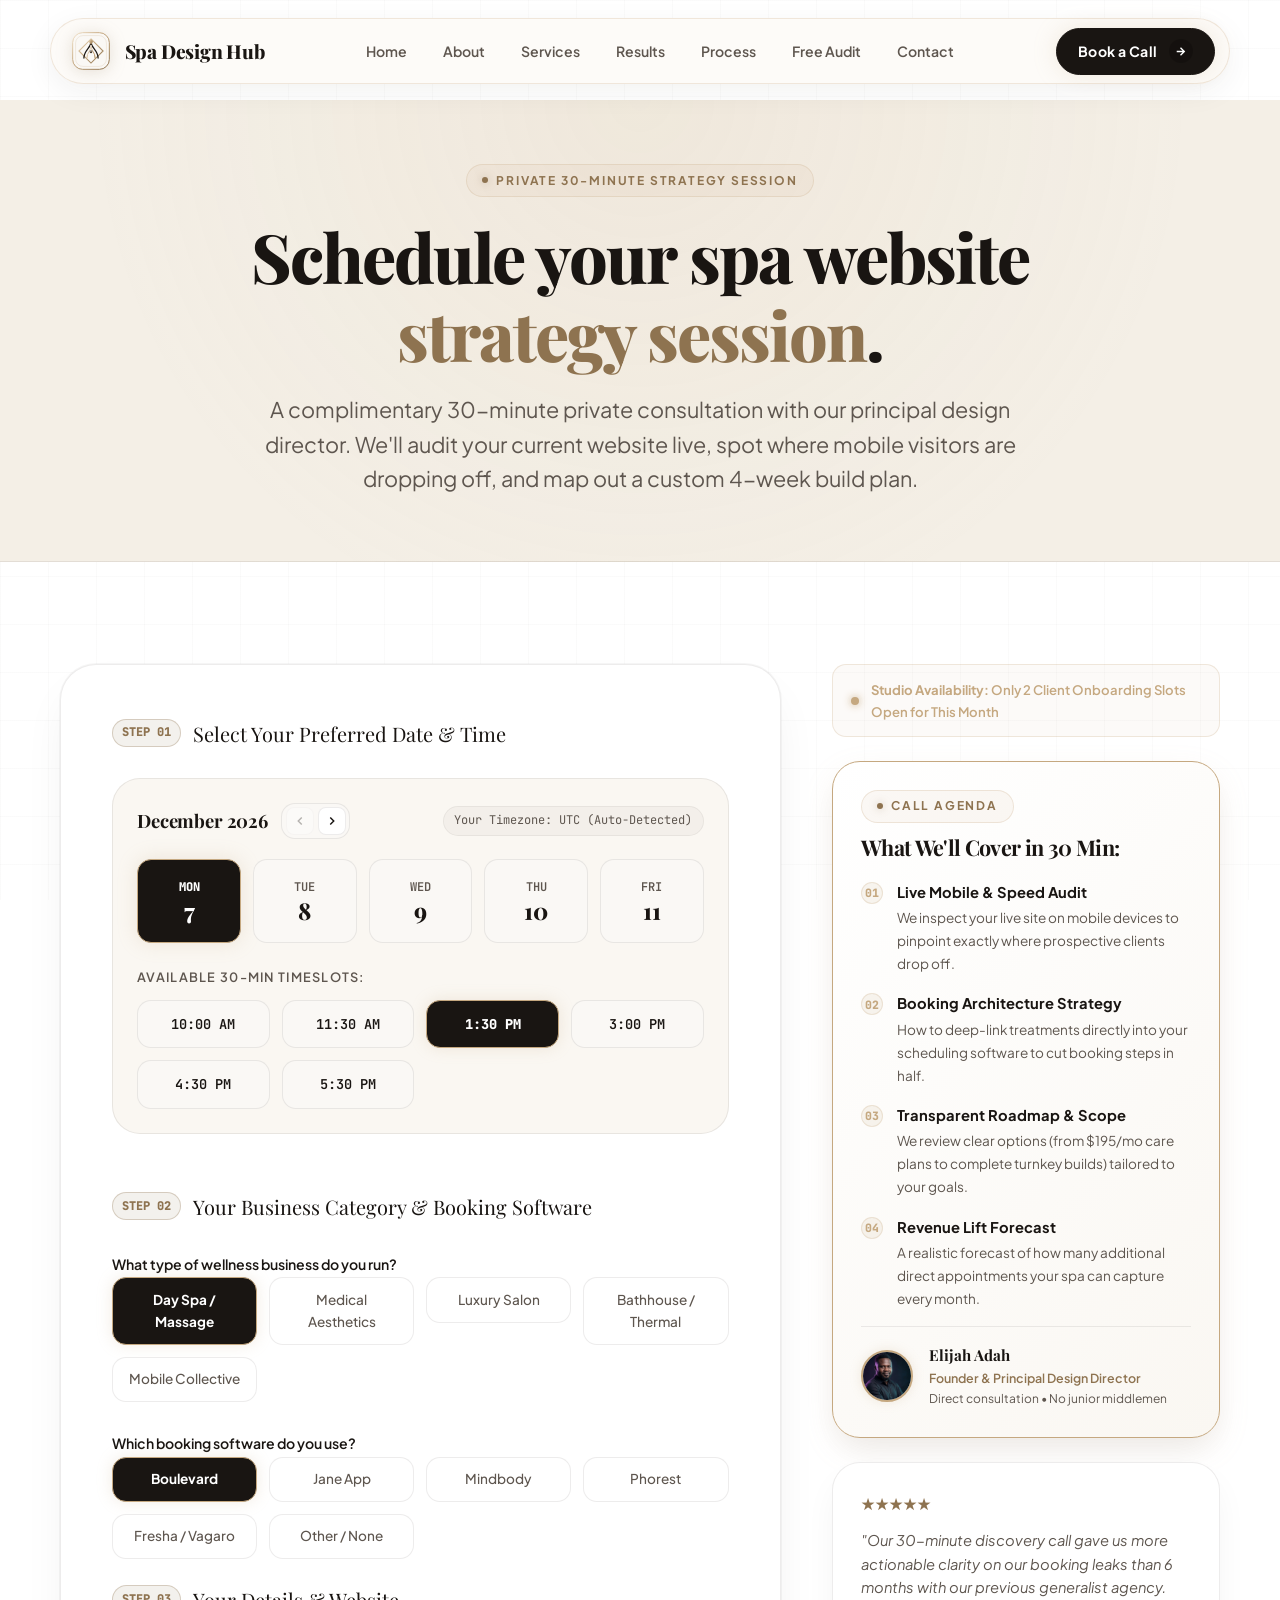
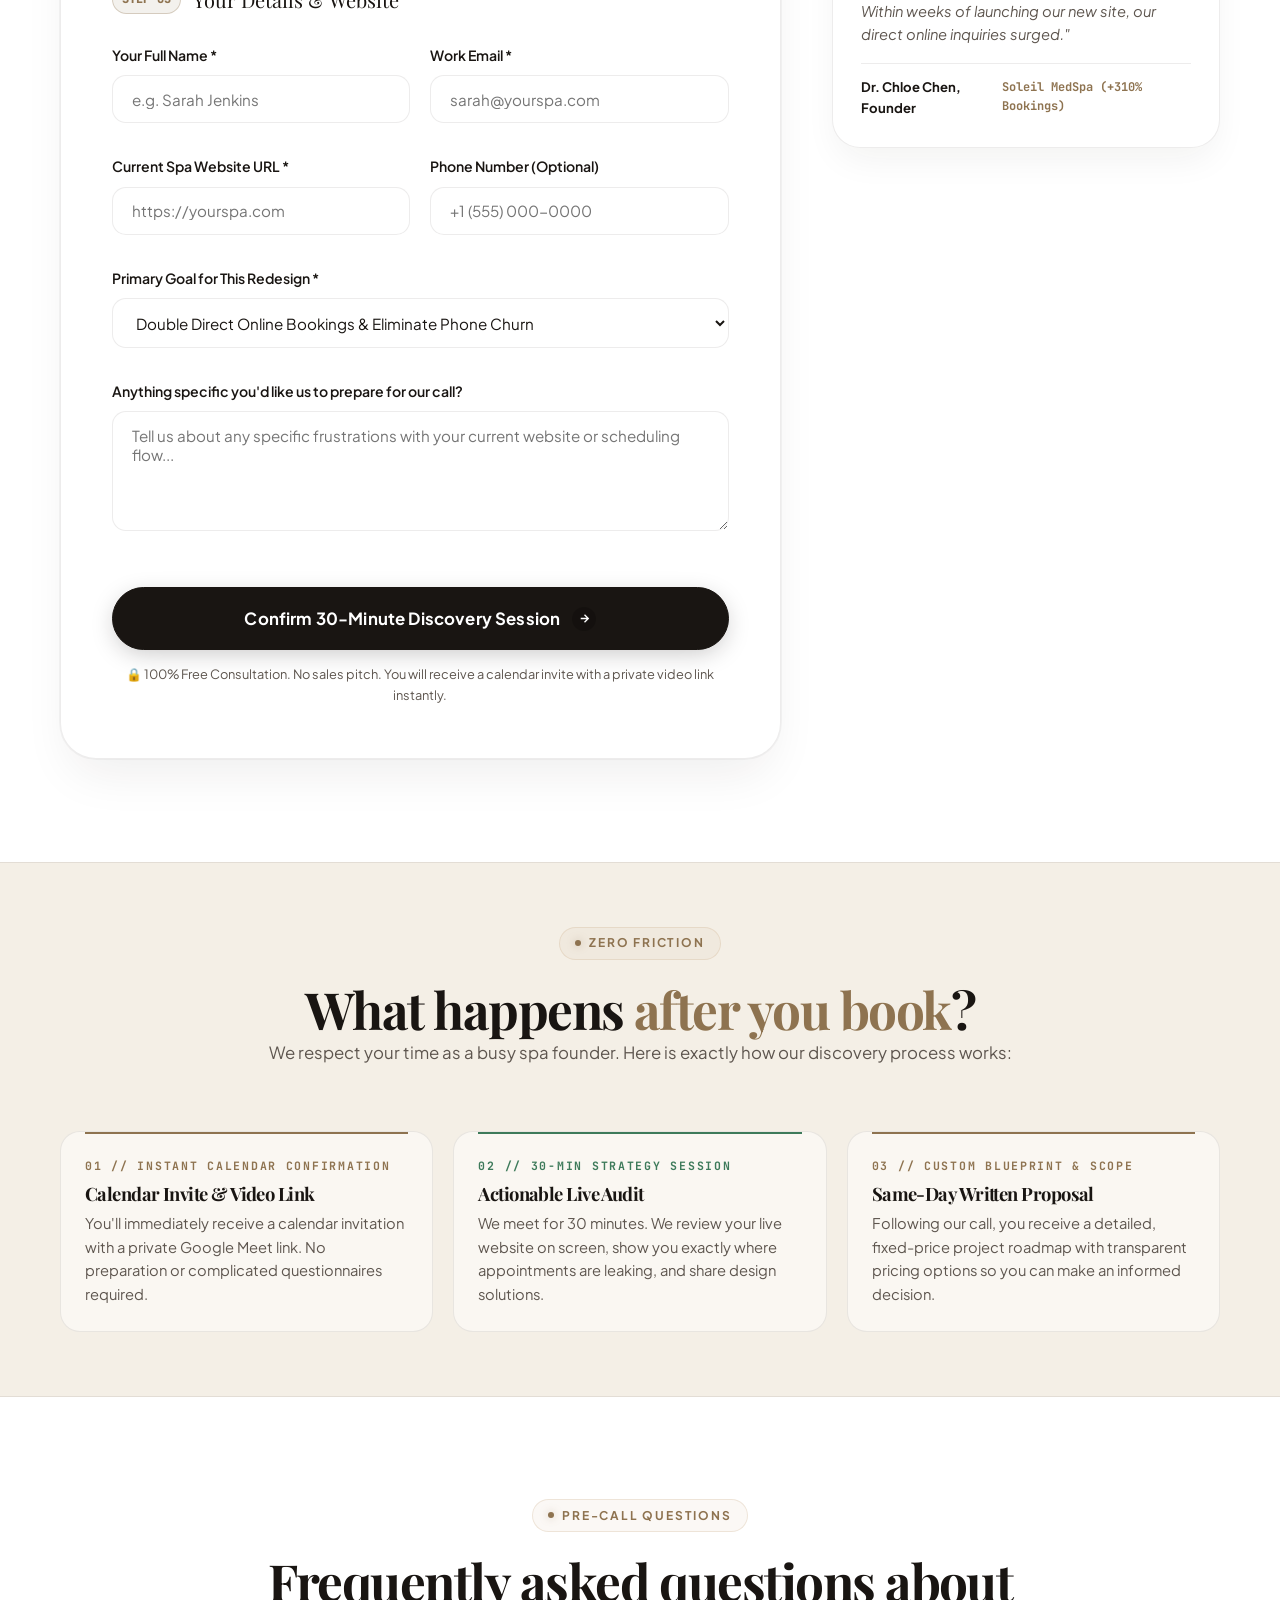
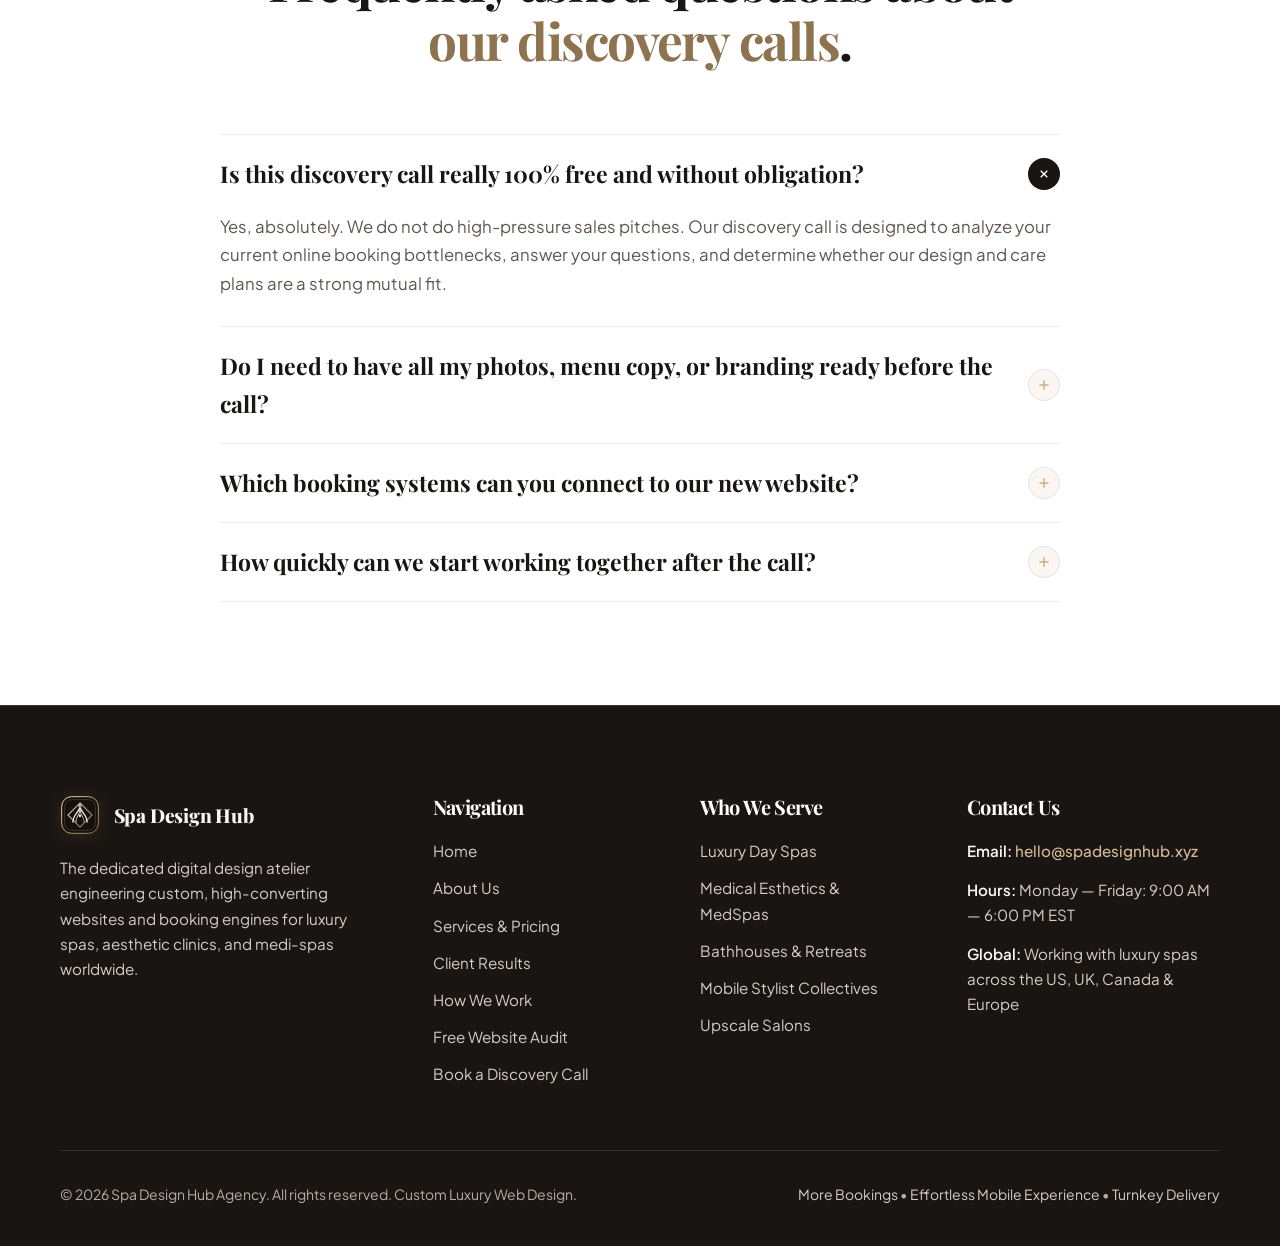
<file: book-a-call.html>
<!DOCTYPE html>
<html lang="en">
<head>
  <meta charset="UTF-8">
  <meta name="viewport" content="width=device-width, initial-scale=1.0">
  <title>Book a Discovery Call | Spa Design Hub — Spa Web Design</title>
  <meta name="description" content="Schedule a complimentary 30-minute website strategy session for your luxury day spa, salon, or medi-spa. Live mobile audit, booking funnel breakdown, and custom 4-week sprint plan.">
    <!-- Favicon / Brand Icon -->
  <link rel="icon" type="image/svg+xml" href="favicon.svg">
  <link rel="alternate icon" href="favicon.svg">
  <link rel="apple-touch-icon" href="favicon.svg">
  <link rel="stylesheet" href="css/styles.css">
</head>
<body>

  <!-- ==========================================================================
       FLOATING GLASSMORPHISM HEADER & NAVIGATION
       ========================================================================== -->
  <header class="site-header">
    <div class="nav-container">
      <div class="nav-bar">
        <!-- High-End Architectural Vector Logo -->
        <a href="index.html" class="brand-logo" aria-label="Spa Design Hub Home">
          <svg class="brand-logo-svg" viewBox="0 0 48 48" fill="none" xmlns="http://www.w3.org/2000/svg">
            <defs>
              <linearGradient id="hubHeaderGold" x1="0%" y1="0%" x2="100%" y2="100%">
                <stop offset="0%" stop-color="#F5E7D0" />
                <stop offset="40%" stop-color="#C5A880" />
                <stop offset="100%" stop-color="#8E7350" />
              </linearGradient>
              <linearGradient id="hubHeaderGoldCore" x1="0%" y1="0%" x2="100%" y2="100%">
                <stop offset="0%" stop-color="#FFFFFF" />
                <stop offset="50%" stop-color="#D4B996" />
                <stop offset="100%" stop-color="#A8824C" />
              </linearGradient>
            </defs>
            <rect x="2" y="2" width="44" height="44" rx="12" fill="#FAF8F5" stroke="url(#hubHeaderGold)" stroke-width="1.2" />
            <rect x="5.5" y="5.5" width="37" height="37" rx="9" fill="none" stroke="rgba(197, 168, 128, 0.3)" stroke-width="0.8" />
            <g transform="translate(24, 24)">
              <polygon points="0,-14.5 14.5,0 0,14.5 -14.5,0" fill="none" stroke="url(#hubHeaderGold)" stroke-width="1.3" />
              <path d="M-8.5,8.5 C-8.5,-1 0,-3.5 0,-11 C0,-3.5 8.5,-1 8.5,8.5" fill="none" stroke="#191512" stroke-width="1.5" stroke-linecap="round" />
              <path d="M-5,8.5 C-5,1.5 0,0 0,-7 C0,0 5,1.5 5,8.5" fill="none" stroke="url(#hubHeaderGoldCore)" stroke-width="1.2" stroke-linecap="round" />
              <line x1="-10.5" y1="8.5" x2="10.5" y2="8.5" stroke="url(#hubHeaderGold)" stroke-width="1.2" stroke-linecap="round" />
              <polygon points="0,-14.5 2.5,-11 0,-7.5 -2.5,-11" fill="url(#hubHeaderGold)" />
              <circle cx="0" cy="1" r="1.6" fill="#191512" />
              <circle cx="0" cy="1" r="0.9" fill="url(#hubHeaderGoldCore)" />
            </g>
          </svg>
          <span class="brand-title">Spa Design Hub</span>
        </a>

        <!-- Desktop Navigation Links -->
        <nav class="desktop-nav" aria-label="Main Navigation">
          <a href="index.html" class="nav-link">Home</a>
          <a href="about.html" class="nav-link">About</a>
          <a href="services.html" class="nav-link">Services</a>
          <a href="portfolio.html" class="nav-link">Results</a>
          <a href="process.html" class="nav-link">Process</a>
          <a href="audit.html" class="nav-link">Free Audit</a>
          <a href="contact.html" class="nav-link">Contact</a>
        </nav>

        <div class="nav-actions">
          <a href="book-a-call.html" class="btn btn-primary btn-header-cta" style="box-shadow: 0 0 24px var(--color-jade-glow);">
            Book a Call
            <span class="btn-icon-wrapper">
              <svg viewBox="0 0 24 24"><path d="M5 12h14M12 5l7 7-7 7"/></svg>
            </span>
          </a>
        </div>

        <!-- Pure CSS Mobile Hamburger Toggle -->
        <input type="checkbox" id="nav-toggle" class="nav-toggle-input" aria-label="Toggle mobile menu">
        <label for="nav-toggle" class="nav-toggle-label">
          <span></span>
          <span></span>
          <span></span>
        </label>

        <!-- Fullscreen Glass Mobile Drawer -->
        <div class="mobile-nav-drawer">
          <ul class="mobile-nav-list">
            <li><a href="index.html" class="mobile-nav-link"><span>Home</span> <span class="nav-num">01</span></a></li>
            <li><a href="about.html" class="mobile-nav-link"><span>About Us</span> <span class="nav-num">02</span></a></li>
            <li><a href="services.html" class="mobile-nav-link"><span>Services &amp; Pricing</span> <span class="nav-num">03</span></a></li>
            <li><a href="portfolio.html" class="mobile-nav-link"><span>Client Results</span> <span class="nav-num">04</span></a></li>
            <li><a href="process.html" class="mobile-nav-link"><span>How We Work</span> <span class="nav-num">05</span></a></li>
            <li><a href="audit.html" class="mobile-nav-link"><span>Free Website Audit</span> <span class="nav-num">06</span></a></li>
            <li><a href="contact.html" class="mobile-nav-link"><span>Contact Us</span> <span class="nav-num">07</span></a></li>
          </ul>
          <div class="mobile-nav-footer">
            <p><strong>hello@spadesignhub.xyz</strong></p>
            <p style="font-size: 0.85rem; margin-top: 0.25rem;">Dedicated Web Design Agency for Luxury Spas &amp; Salons</p>
            <div style="margin-top: 1.25rem;">
              <a href="book-a-call.html" class="btn btn-primary" style="width: 100%;">Book a Discovery Call</a>
            </div>
          </div>
        </div>
      </div>
    </div>
  </header>

  <main>
    <!-- ==========================================================================
         PAGE HEADER
         ========================================================================== -->
    <section class="page-header-luxury">
      <div class="site-container">
        <div class="eyebrow-pill">
          <span class="pill-dot"></span>
          Private 30-Minute Strategy Session
        </div>
        <h1>
          Schedule your spa website <span class="text-jade-accent">strategy session</span>.
        </h1>
        <p class="lead">
          A complimentary 30-minute private consultation with our principal design director. We'll audit your current website live, spot where mobile visitors are dropping off, and map out a custom 4-week build plan.
        </p>
      </div>
    </section>

    <!-- ==========================================================================
         MAIN INTERACTIVE BOOKING STAGE
         ========================================================================== -->
    <section class="section-spacing">
      <div class="site-container">
        <div class="booking-layout-grid">

          <!-- Left Column: Interactive Intake & Scheduling Engine -->
          <div class="booking-engine-card">
            <form action="api/booking.php" method="POST">
              
              <!-- STEP 1: Date & Time Selection -->
              <div class="form-group">
                <div class="booking-step-title">
                  <span class="booking-step-num">STEP 01</span>
                  Select Your Preferred Date &amp; Time
                </div>

                <div class="calendar-module">
                  <div class="calendar-header-row">
                    <div class="calendar-header-left">
                      <span class="calendar-month-label" id="calendar-month-display">September 2026</span>
                      <div class="calendar-nav-group" aria-label="Calendar Week Navigation">
                        <button type="button" class="calendar-nav-btn" id="calendar-prev-btn" aria-label="Previous available days" title="Previous week" disabled>
                          <svg viewBox="0 0 24 24" width="14" height="14" fill="none" stroke="currentColor" stroke-width="2.5"><polyline points="15 18 9 12 15 6"></polyline></svg>
                        </button>
                        <button type="button" class="calendar-nav-btn" id="calendar-next-btn" aria-label="Next available days" title="Next week">
                          <svg viewBox="0 0 24 24" width="14" height="14" fill="none" stroke="currentColor" stroke-width="2.5"><polyline points="9 18 15 12 9 6"></polyline></svg>
                        </button>
                      </div>
                    </div>
                    <span class="calendar-timezone-tag" id="calendar-tz-display">Timezone: Eastern Time (US &amp; Canada)</span>
                  </div>

                  <!-- 5 Selectable Date Radios (Populated dynamically by booking.js) -->
                  <div class="calendar-days-row" id="calendar-days-container" role="radiogroup" aria-label="Select Consultation Date">
                    <div>
                      <input type="radio" name="call-date" id="date-slot-0" class="date-radio" value="2026-09-18" data-readable="Friday, Sep 18, 2026" checked>
                      <label for="date-slot-0" class="date-btn-label selected">
                        <span class="date-today-badge">TODAY</span>
                        <span class="date-day-abbr">Fri</span>
                        <span class="date-num">18</span>
                      </label>
                    </div>
                    <div>
                      <input type="radio" name="call-date" id="date-slot-1" class="date-radio" value="2026-09-21" data-readable="Monday, Sep 21, 2026">
                      <label for="date-slot-1" class="date-btn-label">
                        <span class="date-day-abbr">Mon</span>
                        <span class="date-num">21</span>
                      </label>
                    </div>
                    <div>
                      <input type="radio" name="call-date" id="date-slot-2" class="date-radio" value="2026-09-22" data-readable="Tuesday, Sep 22, 2026">
                      <label for="date-slot-2" class="date-btn-label">
                        <span class="date-day-abbr">Tue</span>
                        <span class="date-num">22</span>
                      </label>
                    </div>
                    <div>
                      <input type="radio" name="call-date" id="date-slot-3" class="date-radio" value="2026-09-23" data-readable="Wednesday, Sep 23, 2026">
                      <label for="date-slot-3" class="date-btn-label">
                        <span class="date-day-abbr">Wed</span>
                        <span class="date-num">23</span>
                      </label>
                    </div>
                    <div>
                      <input type="radio" name="call-date" id="date-slot-4" class="date-radio" value="2026-09-24" data-readable="Thursday, Sep 24, 2026">
                      <label for="date-slot-4" class="date-btn-label">
                        <span class="date-day-abbr">Thu</span>
                        <span class="date-num">24</span>
                      </label>
                    </div>
                  </div>

                  <!-- Selectable Time Slots -->
                  <span style="display: block; font-size: 0.8rem; font-weight: 600; text-transform: uppercase; letter-spacing: 0.1em; color: var(--color-text-muted); margin-bottom: 0.75rem;">
                    Available 30-Min Timeslots:
                  </span>
                  <div class="timeslot-grid">
                    <div>
                      <input type="radio" name="call-time" id="time-1000" class="time-radio" value="10:00 AM EST">
                      <label for="time-1000" class="time-btn-label">10:00 AM</label>
                    </div>
                    <div>
                      <input type="radio" name="call-time" id="time-1130" class="time-radio" value="11:30 AM EST">
                      <label for="time-1130" class="time-btn-label">11:30 AM</label>
                    </div>
                    <div>
                      <input type="radio" name="call-time" id="time-1330" class="time-radio" value="1:30 PM EST" checked>
                      <label for="time-1330" class="time-btn-label">1:30 PM</label>
                    </div>
                    <div>
                      <input type="radio" name="call-time" id="time-1500" class="time-radio" value="3:00 PM EST">
                      <label for="time-1500" class="time-btn-label">3:00 PM</label>
                    </div>
                    <div>
                      <input type="radio" name="call-time" id="time-1630" class="time-radio" value="4:30 PM EST">
                      <label for="time-1630" class="time-btn-label">4:30 PM</label>
                    </div>
                    <div>
                      <input type="radio" name="call-time" id="time-1730" class="time-radio" value="5:30 PM EST">
                      <label for="time-1730" class="time-btn-label">5:30 PM</label>
                    </div>
                  </div>
                </div>
              </div>

              <!-- STEP 2: Spa Modality & Booking Software -->
              <div class="form-group">
                <div class="booking-step-title">
                  <span class="booking-step-num">STEP 02</span>
                  Your Business Category &amp; Booking Software
                </div>

                <div style="margin-bottom: 1.25rem;">
                  <label class="form-label" style="margin-bottom: 0.65rem;">What type of wellness business do you run?</label>
                  <div class="chip-grid">
                    <div>
                      <input type="radio" name="spa_type" id="type_dayspa" class="chip-input" value="Day Spa / Massage" checked>
                      <label for="type_dayspa" class="chip-label">Day Spa / Massage</label>
                    </div>
                    <div>
                      <input type="radio" name="spa_type" id="type_medspa" class="chip-input" value="MedSpa / Esthetics">
                      <label for="type_medspa" class="chip-label">Medical Aesthetics</label>
                    </div>
                    <div>
                      <input type="radio" name="spa_type" id="type_salon" class="chip-input" value="Luxury Salon">
                      <label for="type_salon" class="chip-label">Luxury Salon</label>
                    </div>
                    <div>
                      <input type="radio" name="spa_type" id="type_bathhouse" class="chip-input" value="Bathhouse / Thermal">
                      <label for="type_bathhouse" class="chip-label">Bathhouse / Thermal</label>
                    </div>
                    <div>
                      <input type="radio" name="spa_type" id="type_mobile" class="chip-input" value="Mobile Stylist">
                      <label for="type_mobile" class="chip-label">Mobile Collective</label>
                    </div>
                  </div>
                </div>

                <div>
                  <label class="form-label" style="margin-bottom: 0.65rem;">Which booking software do you use?</label>
                  <div class="chip-grid">
                    <div>
                      <input type="radio" name="software" id="soft_boulevard" class="chip-input" value="Boulevard" checked>
                      <label for="soft_boulevard" class="chip-label">Boulevard</label>
                    </div>
                    <div>
                      <input type="radio" name="software" id="soft_jane" class="chip-input" value="Jane App">
                      <label for="soft_jane" class="chip-label">Jane App</label>
                    </div>
                    <div>
                      <input type="radio" name="software" id="soft_mindbody" class="chip-input" value="Mindbody">
                      <label for="soft_mindbody" class="chip-label">Mindbody</label>
                    </div>
                    <div>
                      <input type="radio" name="software" id="soft_phorest" class="chip-input" value="Phorest">
                      <label for="soft_phorest" class="chip-label">Phorest</label>
                    </div>
                    <div>
                      <input type="radio" name="software" id="soft_fresha" class="chip-input" value="Fresha / Vagaro">
                      <label for="soft_fresha" class="chip-label">Fresha / Vagaro</label>
                    </div>
                    <div>
                      <input type="radio" name="software" id="soft_other" class="chip-input" value="Other / None">
                      <label for="soft_other" class="chip-label">Other / None</label>
                    </div>
                  </div>
                </div>
              </div>

              <!-- STEP 3: Contact & Website Details -->
              <div class="form-group">
                <div class="booking-step-title">
                  <span class="booking-step-num">STEP 03</span>
                  Your Details &amp; Website
                </div>

                <div class="form-row-2col">
                  <div class="form-group">
                    <label for="name" class="form-label">Your Full Name *</label>
                    <input type="text" id="name" name="name" class="form-input" placeholder="e.g. Sarah Jenkins" required>
                  </div>
                  <div class="form-group">
                    <label for="email" class="form-label">Work Email *</label>
                    <input type="email" id="email" name="email" class="form-input" placeholder="sarah@yourspa.com" required>
                  </div>
                </div>

                <div class="form-row-2col">
                  <div class="form-group">
                    <label for="website" class="form-label">Current Spa Website URL *</label>
                    <input type="url" id="website" name="website" class="form-input" placeholder="https://yourspa.com" required>
                  </div>
                  <div class="form-group">
                    <label for="phone" class="form-label">Phone Number (Optional)</label>
                    <input type="tel" id="phone" name="phone" class="form-input" placeholder="+1 (555) 000-0000">
                  </div>
                </div>

                <div class="form-group">
                  <label for="primary_goal" class="form-label">Primary Goal for This Redesign *</label>
                  <select id="primary_goal" name="primary_goal" class="form-select" required>
                    <option value="Double Direct Online Bookings">Double Direct Online Bookings &amp; Eliminate Phone Churn</option>
                    <option value="Fix Broken Mobile Experience">Fix Slow / Broken Mobile Experience</option>
                    <option value="Launch High-Ticket Packages">Launch High-Ticket Treatment Funnels &amp; Gift Cards</option>
                    <option value="Complete Luxury Rebranding">Complete Visual Rebrand to Match In-Person Luxury</option>
                    <option value="New Spa Grand Opening">Building a New Website for an Upcoming Spa Opening</option>
                  </select>
                </div>

                <div class="form-group">
                  <label for="notes" class="form-label">Anything specific you'd like us to prepare for our call?</label>
                  <textarea id="notes" name="notes" class="form-textarea" placeholder="Tell us about any specific frustrations with your current website or scheduling flow..."></textarea>
                </div>
              </div>

              <!-- Submit CTA -->
              <div style="margin-top: 2rem;">
                <button type="submit" class="btn btn-primary" style="width: 100%; padding: 1.15rem; font-size: 1.05rem;">
                  Confirm 30-Minute Discovery Session
                  <span class="btn-icon-wrapper">
                    <svg viewBox="0 0 24 24"><path d="M5 12h14M12 5l7 7-7 7"/></svg>
                  </span>
                </button>
                <p style="font-size: 0.8rem; text-align: center; color: var(--color-text-muted); margin-top: 0.85rem;">
                  🔒 100% Free Consultation. No sales pitch. You will receive a calendar invite with a private video link instantly.
                </p>
              </div>

            </form>
          </div>

          <!-- Right Column: Value Rail, Agenda & Proof -->
          <div class="booking-value-rail">

            <!-- Sprint Scarcity Card -->
            <div class="sprint-scarcity-alert">
              <span class="scarcity-dot"></span>
              <span><strong>Studio Availability:</strong> Only 2 Client Onboarding Slots Open for This Month</span>
            </div>

            <!-- Call Agenda Card -->
            <div class="rail-card rail-card-highlight">
              <div class="eyebrow-pill" style="margin-bottom: 0.75rem;">
                <span class="pill-dot"></span>
                Call Agenda
              </div>
              <h3 style="font-size: 1.35rem; color: var(--color-espresso);">What We'll Cover in 30 Min:</h3>
              
              <div class="agenda-list">
                <div class="agenda-item">
                  <span class="agenda-num-bullet">01</span>
                  <div>
                    <strong>Live Mobile &amp; Speed Audit</strong>
                    <p style="font-size: 0.85rem; margin-top: 2px;">We inspect your live site on mobile devices to pinpoint exactly where prospective clients drop off.</p>
                  </div>
                </div>

                <div class="agenda-item">
                  <span class="agenda-num-bullet">02</span>
                  <div>
                    <strong>Booking Architecture Strategy</strong>
                    <p style="font-size: 0.85rem; margin-top: 2px;">How to deep-link treatments directly into your scheduling software to cut booking steps in half.</p>
                  </div>
                </div>

                <div class="agenda-item">
                  <span class="agenda-num-bullet">03</span>
                  <div>
                    <strong>Transparent Roadmap &amp; Scope</strong>
                    <p style="font-size: 0.85rem; margin-top: 2px;">We review clear options (from $195/mo care plans to complete turnkey builds) tailored to your goals.</p>
                  </div>
                </div>

                <div class="agenda-item">
                  <span class="agenda-num-bullet">04</span>
                  <div>
                    <strong>Revenue Lift Forecast</strong>
                    <p style="font-size: 0.85rem; margin-top: 2px;">A realistic forecast of how many additional direct appointments your spa can capture every month.</p>
                  </div>
                </div>
              </div>

              <!-- Director Bio -->
              <div class="director-profile-box">
                <img loading="lazy" decoding="async" src="images/founder-elijah-adah.jpg" alt="Elijah Adah — Founder &amp; Principal Design Director" class="director-avatar">
                <div>
                  <div style="font-family: var(--font-display); font-size: 0.95rem; font-weight: 700; color: var(--color-espresso);">Elijah Adah</div>
                  <div style="font-size: 0.78rem; color: var(--color-gold-text); font-weight: 600;">Founder &amp; Principal Design Director</div>
                  <div style="font-size: 0.75rem; color: var(--color-text-muted);">Direct consultation &bull; No junior middlemen</div>
                </div>
              </div>
            </div>

            <!-- Client Proof Card -->
            <div class="rail-card">
              <div style="display: flex; gap: 0.25rem; color: var(--color-gold-text); margin-bottom: 0.75rem;">
                &#9733;&#9733;&#9733;&#9733;&#9733;
              </div>
              <p style="font-size: 0.92rem; color: var(--color-text-muted); font-style: italic; line-height: 1.6; margin-bottom: 1rem;">
                "Our 30-minute discovery call gave us more actionable clarity on our booking leaks than 6 months with our previous generalist agency. Within weeks of launching our new site, our direct online inquiries surged."
              </p>
              <div style="display: flex; justify-content: space-between; align-items: center; border-top: 1px solid var(--color-border); padding-top: 0.75rem;">
                <span style="font-size: 0.82rem; font-weight: 700; color: var(--color-espresso);">Dr. Chloe Chen, Founder</span>
                <span style="font-size: 0.75rem; font-family: var(--font-mono); color: var(--color-gold-text); font-weight: 700;">Soleil MedSpa (+310% Bookings)</span>
              </div>
            </div>

          </div>
        </div>
      </div>
    </section>

    <!-- ==========================================================================
         WHAT HAPPENS NEXT SECTION (3 STEPS)
         ========================================================================== -->
    <section class="section-spacing-sm" style="background-color: var(--color-bg-alt); border-top: 1px solid var(--color-border); border-bottom: 1px solid var(--color-border);">
      <div class="site-container">
        <div class="section-header text-center">
          <div class="eyebrow-pill">
            <span class="pill-dot"></span>
            Zero Friction
          </div>
          <h2>
            What happens <span class="text-jade-accent">after you book</span>?
          </h2>
          <p>
            We respect your time as a busy spa founder. Here is exactly how our discovery process works:
          </p>
        </div>

        <div class="bento-narrative-strip">
          <div class="bento-narrative-card step-solution">
            <span class="narrative-card-step">01 // Instant Calendar Confirmation</span>
            <h4>Calendar Invite &amp; Video Link</h4>
            <p>
              You'll immediately receive a calendar invitation with a private Google Meet link. No preparation or complicated questionnaires required.
            </p>
          </div>

          <div class="bento-narrative-card step-impact">
            <span class="narrative-card-step">02 // 30-Min Strategy Session</span>
            <h4>Actionable Live Audit</h4>
            <p>
              We meet for 30 minutes. We review your live website on screen, show you exactly where appointments are leaking, and share design solutions.
            </p>
          </div>

          <div class="bento-narrative-card step-solution">
            <span class="narrative-card-step">03 // Custom Blueprint &amp; Scope</span>
            <h4>Same-Day Written Proposal</h4>
            <p>
              Following our call, you receive a detailed, fixed-price project roadmap with transparent pricing options so you can make an informed decision.
            </p>
          </div>
        </div>
      </div>
    </section>

    <!-- ==========================================================================
         FREQUENTLY ASKED QUESTIONS
         ========================================================================== -->
    <section class="section-spacing">
      <div class="site-container-narrow">
        <div class="section-header text-center">
          <div class="eyebrow-pill">
            <span class="pill-dot"></span>
            Pre-Call Questions
          </div>
          <h2>
            Frequently asked questions about <span class="text-jade-accent">our discovery calls</span>.
          </h2>
        </div>

        <div>
          <details class="luxury-accordion" open>
            <summary>
              <span>Is this discovery call really 100% free and without obligation?</span>
              <span class="accordion-indicator"><svg viewBox="0 0 24 24"><line x1="12" y1="5" x2="12" y2="19"/><line x1="5" y1="12" x2="19" y2="12"/></svg></span>
            </summary>
            <div class="accordion-content">
              <p>
                Yes, absolutely. We do not do high-pressure sales pitches. Our discovery call is designed to analyze your current online booking bottlenecks, answer your questions, and determine whether our design and care plans are a strong mutual fit.
              </p>
            </div>
          </details>

          <details class="luxury-accordion">
            <summary>
              <span>Do I need to have all my photos, menu copy, or branding ready before the call?</span>
              <span class="accordion-indicator"><svg viewBox="0 0 24 24"><line x1="12" y1="5" x2="12" y2="19"/><line x1="5" y1="12" x2="19" y2="12"/></svg></span>
            </summary>
            <div class="accordion-content">
              <p>
                Not at all. Part of our done-for-you service includes professional high-converting copywriting, menu structuring, and sourcing premium imagery if needed. We will discuss your current assets on the call.
              </p>
            </div>
          </details>

          <details class="luxury-accordion">
            <summary>
              <span>Which booking systems can you connect to our new website?</span>
              <span class="accordion-indicator"><svg viewBox="0 0 24 24"><line x1="12" y1="5" x2="12" y2="19"/><line x1="5" y1="12" x2="19" y2="12"/></svg></span>
            </summary>
            <div class="accordion-content">
              <p>
                We integrate seamlessly with all major spa and clinic platforms, including Boulevard, Jane App, Mindbody, Phorest, Fresha, Vagaro, Meevo, and Acuity. We deep-link directly to individual services so guests never get lost.
              </p>
            </div>
          </details>

          <details class="luxury-accordion">
            <summary>
              <span>How quickly can we start working together after the call?</span>
              <span class="accordion-indicator"><svg viewBox="0 0 24 24"><line x1="12" y1="5" x2="12" y2="19"/><line x1="5" y1="12" x2="19" y2="12"/></svg></span>
            </summary>
            <div class="accordion-content">
              <p>
                Because we work with a dedicated number of spa clients each month, we can typically kick off within 5 to 7 business days of an approved scope. For care plans, onboarding is completed within 48 hours.
              </p>
            </div>
          </details>
        </div>
      </div>
    </section>
  </main>

  <!-- ==========================================================================
       STICKY MOBILE CTA BAR
       ========================================================================== -->
  <div class="mobile-sticky-cta" aria-label="Mobile Quick Booking CTA">
    <div class="mobile-cta-text">
      <strong>Spa Design Hub</strong>
      <span>30-Min Strategy Call</span>
    </div>
    <a href="#name" class="btn btn-gold">
      Select Time
    </a>
  </div>

  <!-- ==========================================================================
       GLOBAL FOOTER
       ========================================================================== -->
  <footer class="site-footer">
    <div class="site-container">
      <div class="footer-grid">
        <div class="footer-brand">
          <a href="index.html" class="brand-logo">
            <svg class="brand-logo-svg" viewBox="0 0 48 48" fill="none" xmlns="http://www.w3.org/2000/svg">
              <defs>
                <linearGradient id="hubGoldFoot" x1="0%" y1="0%" x2="100%" y2="100%">
                  <stop offset="0%" stop-color="#F5E7D0" />
                  <stop offset="40%" stop-color="#C5A880" />
                  <stop offset="100%" stop-color="#8E7350" />
                </linearGradient>
                <linearGradient id="hubGoldFootCore" x1="0%" y1="0%" x2="100%" y2="100%">
                  <stop offset="0%" stop-color="#FFFFFF" />
                  <stop offset="50%" stop-color="#D4B996" />
                  <stop offset="100%" stop-color="#A8824C" />
                </linearGradient>
              </defs>
              <rect x="2" y="2" width="44" height="44" rx="12" fill="#14100D" stroke="url(#hubGoldFoot)" stroke-width="1.2" />
              <rect x="5.5" y="5.5" width="37" height="37" rx="9" fill="none" stroke="rgba(197, 168, 128, 0.35)" stroke-width="0.8" />
              <g transform="translate(24, 24)">
                <polygon points="0,-14.5 14.5,0 0,14.5 -14.5,0" fill="none" stroke="url(#hubGoldFoot)" stroke-width="1.3" />
                <path d="M-8.5,8.5 C-8.5,-1 0,-3.5 0,-11 C0,-3.5 8.5,-1 8.5,8.5" fill="none" stroke="#FAF8F5" stroke-width="1.5" stroke-linecap="round" />
                <path d="M-5,8.5 C-5,1.5 0,0 0,-7 C0,0 5,1.5 5,8.5" fill="none" stroke="url(#hubGoldFootCore)" stroke-width="1.2" stroke-linecap="round" />
                <line x1="-10.5" y1="8.5" x2="10.5" y2="8.5" stroke="url(#hubGoldFoot)" stroke-width="1.2" stroke-linecap="round" />
                <polygon points="0,-14.5 2.5,-11 0,-7.5 -2.5,-11" fill="url(#hubGoldFoot)" />
                <circle cx="0" cy="1" r="1.6" fill="#FAF8F5" />
                <circle cx="0" cy="1" r="0.9" fill="url(#hubGoldFootCore)" />
              </g>
            </svg>
            <span class="brand-title">Spa Design Hub</span>
          </a>
          <p>
            The dedicated digital design atelier engineering custom, high-converting websites and booking engines for luxury spas, aesthetic clinics, and medi-spas worldwide.
          </p>
        </div>

        <div class="footer-col">
          <h4>Navigation</h4>
          <div class="footer-links">
            <a href="index.html">Home</a>
            <a href="about.html">About Us</a>
            <a href="services.html">Services &amp; Pricing</a>
            <a href="portfolio.html">Client Results</a>
            <a href="process.html">How We Work</a>
            <a href="audit.html">Free Website Audit</a>
            <a href="book-a-call.html">Book a Discovery Call</a>
          </div>
        </div>

        <div class="footer-col">
          <h4>Who We Serve</h4>
          <div class="footer-links">
            <a href="portfolio.html">Luxury Day Spas</a>
            <a href="portfolio.html">Medical Esthetics &amp; MedSpas</a>
            <a href="portfolio.html">Bathhouses &amp; Retreats</a>
            <a href="portfolio.html">Mobile Stylist Collectives</a>
            <a href="portfolio.html">Upscale Salons</a>
          </div>
        </div>

        <div class="footer-col">
          <h4>Contact Us</h4>
          <div class="footer-contact-info">
            <p><strong>Email:</strong> <a href="mailto:hello@spadesignhub.xyz">hello@spadesignhub.xyz</a></p>
            <p><strong>Hours:</strong> Monday — Friday: 9:00 AM — 6:00 PM EST</p>
            <p><strong>Global:</strong> Working with luxury spas across the US, UK, Canada &amp; Europe</p>
          </div>
        </div>
      </div>

      <div class="footer-bottom">
        <div>
          &copy; 2026 Spa Design Hub Agency. All rights reserved. Custom Luxury Web Design.
        </div>
        <div>
          <span>More Bookings</span> &bull; <span>Effortless Mobile Experience</span> &bull; <span>Turnkey Delivery</span>
        </div>
      </div>
    </div>
  </footer>

  <script src="js/app.js" defer></script>
  <script src="js/booking.js" defer></script>
</body>
</html>
</file>
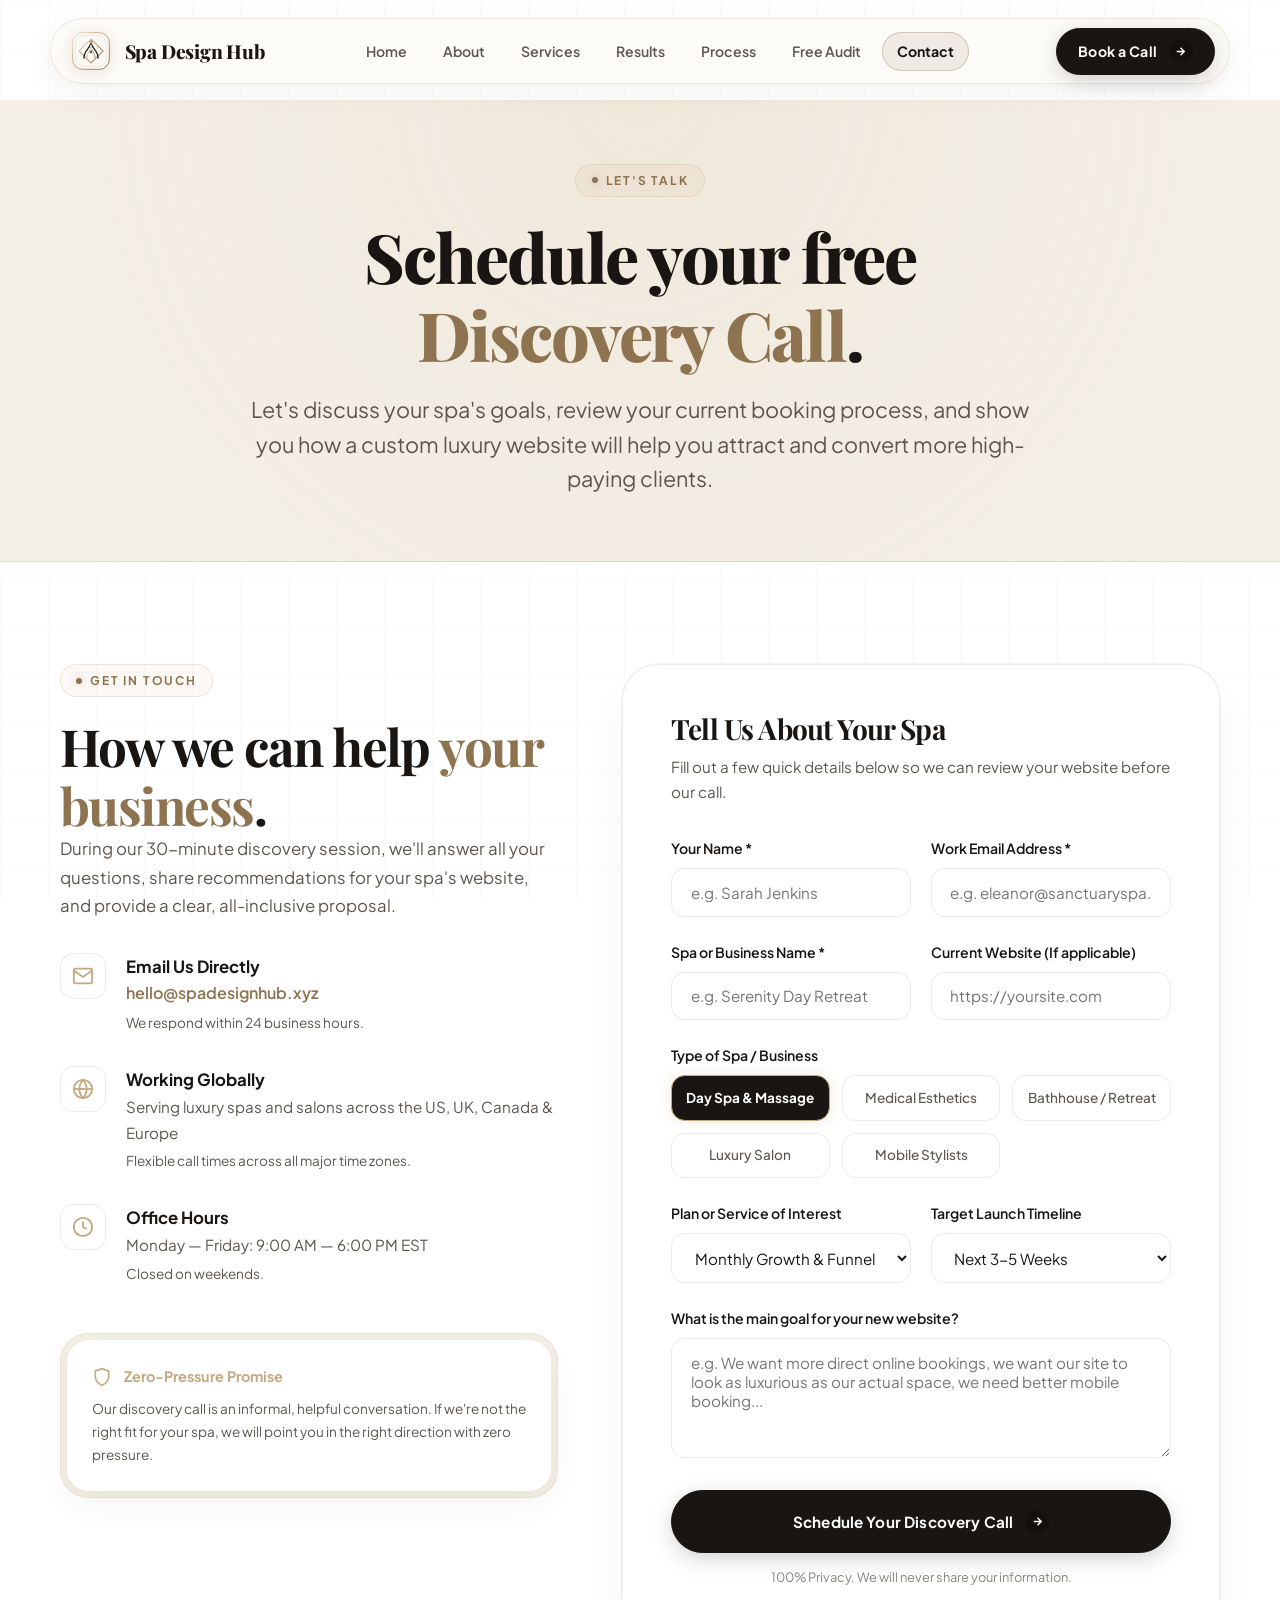
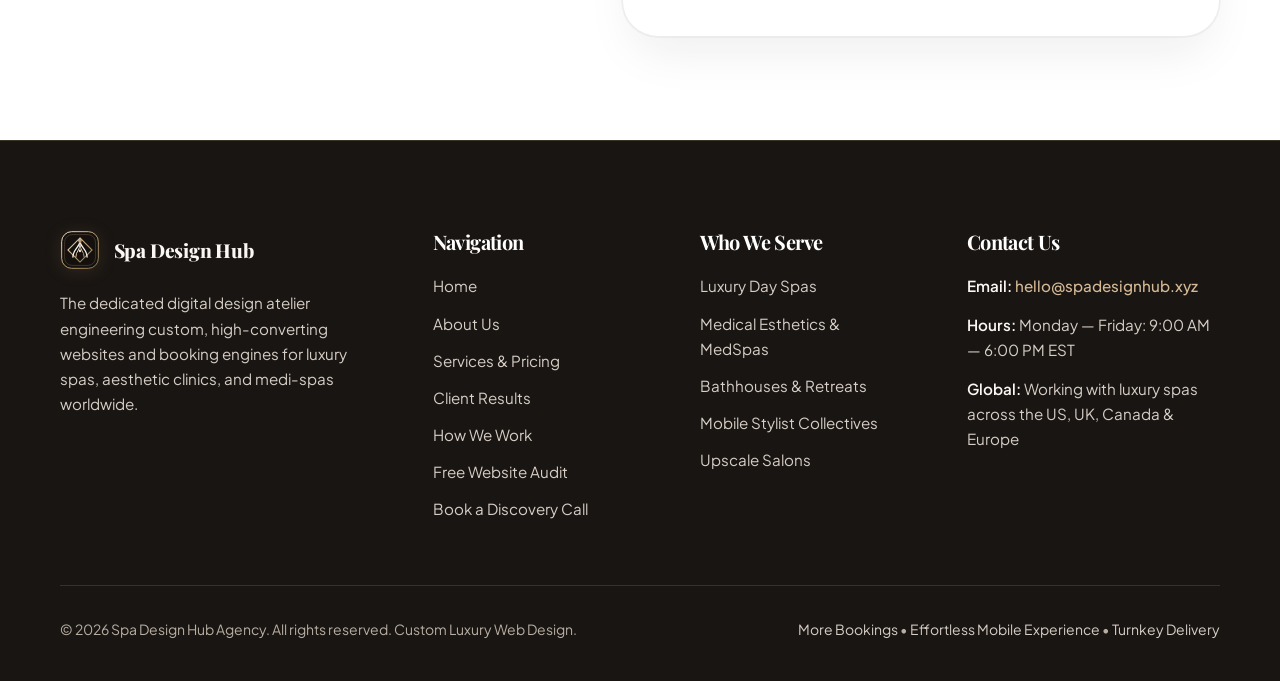
<file: contact.html>
<!DOCTYPE html>
<html lang="en">
<head>
  <meta charset="UTF-8">
  <meta name="viewport" content="width=device-width, initial-scale=1.0">
  <title>Contact Us | Spa Design Hub Spa Web Design Agency</title>
  <meta name="description" content="Schedule a free Discovery Call with Spa Design Hub. Let's discuss your spa's website, your booking software, and how to increase client appointments.">
    <!-- Favicon / Brand Icon -->
  <link rel="icon" type="image/svg+xml" href="favicon.svg">
  <link rel="alternate icon" href="favicon.svg">
  <link rel="apple-touch-icon" href="favicon.svg">
  <link rel="stylesheet" href="css/styles.css">
</head>
<body>

  <!-- ==========================================================================
       FLOATING GLASSMORPHISM HEADER & NAVIGATION
       ========================================================================== -->
  <header class="site-header">
    <div class="nav-container">
      <div class="nav-bar">
        <!-- High-End Architectural Vector Logo -->
        <a href="index.html" class="brand-logo" aria-label="Spa Design Hub Home">
          <svg class="brand-logo-svg" viewBox="0 0 48 48" fill="none" xmlns="http://www.w3.org/2000/svg">
            <defs>
              <linearGradient id="hubHeaderGold" x1="0%" y1="0%" x2="100%" y2="100%">
                <stop offset="0%" stop-color="#F5E7D0" />
                <stop offset="40%" stop-color="#C5A880" />
                <stop offset="100%" stop-color="#8E7350" />
              </linearGradient>
              <linearGradient id="hubHeaderGoldCore" x1="0%" y1="0%" x2="100%" y2="100%">
                <stop offset="0%" stop-color="#FFFFFF" />
                <stop offset="50%" stop-color="#D4B996" />
                <stop offset="100%" stop-color="#A8824C" />
              </linearGradient>
            </defs>
            <rect x="2" y="2" width="44" height="44" rx="12" fill="#FAF8F5" stroke="url(#hubHeaderGold)" stroke-width="1.2" />
            <rect x="5.5" y="5.5" width="37" height="37" rx="9" fill="none" stroke="rgba(197, 168, 128, 0.3)" stroke-width="0.8" />
            <g transform="translate(24, 24)">
              <polygon points="0,-14.5 14.5,0 0,14.5 -14.5,0" fill="none" stroke="url(#hubHeaderGold)" stroke-width="1.3" />
              <path d="M-8.5,8.5 C-8.5,-1 0,-3.5 0,-11 C0,-3.5 8.5,-1 8.5,8.5" fill="none" stroke="#191512" stroke-width="1.5" stroke-linecap="round" />
              <path d="M-5,8.5 C-5,1.5 0,0 0,-7 C0,0 5,1.5 5,8.5" fill="none" stroke="url(#hubHeaderGoldCore)" stroke-width="1.2" stroke-linecap="round" />
              <line x1="-10.5" y1="8.5" x2="10.5" y2="8.5" stroke="url(#hubHeaderGold)" stroke-width="1.2" stroke-linecap="round" />
              <polygon points="0,-14.5 2.5,-11 0,-7.5 -2.5,-11" fill="url(#hubHeaderGold)" />
              <circle cx="0" cy="1" r="1.6" fill="#191512" />
              <circle cx="0" cy="1" r="0.9" fill="url(#hubHeaderGoldCore)" />
            </g>
          </svg>
          <span class="brand-title">Spa Design Hub</span>
        </a>

        <!-- Desktop Navigation Links -->
        <nav class="desktop-nav" aria-label="Main Navigation">
          <a href="index.html" class="nav-link">Home</a>
          <a href="about.html" class="nav-link">About</a>
          <a href="services.html" class="nav-link">Services</a>
          <a href="portfolio.html" class="nav-link">Results</a>
          <a href="process.html" class="nav-link">Process</a>
          <a href="audit.html" class="nav-link">Free Audit</a>
          <a href="contact.html" class="nav-link active">Contact</a>
        </nav>

        <div class="nav-actions">
          <a href="book-a-call.html" class="btn btn-primary btn-header-cta">
            Book a Call
            <span class="btn-icon-wrapper">
              <svg viewBox="0 0 24 24"><path d="M5 12h14M12 5l7 7-7 7"/></svg>
            </span>
          </a>
        </div>

        <!-- Pure CSS Mobile Hamburger Toggle -->
        <input type="checkbox" id="nav-toggle" class="nav-toggle-input" aria-label="Toggle mobile menu">
        <label for="nav-toggle" class="nav-toggle-label">
          <span></span>
          <span></span>
          <span></span>
        </label>

        <!-- Fullscreen Glass Mobile Drawer -->
        <div class="mobile-nav-drawer">
          <ul class="mobile-nav-list">
            <li><a href="index.html" class="mobile-nav-link"><span>Home</span> <span class="nav-num">01</span></a></li>
            <li><a href="about.html" class="mobile-nav-link"><span>About Us</span> <span class="nav-num">02</span></a></li>
            <li><a href="services.html" class="mobile-nav-link"><span>Services &amp; Pricing</span> <span class="nav-num">03</span></a></li>
            <li><a href="portfolio.html" class="mobile-nav-link"><span>Client Results</span> <span class="nav-num">04</span></a></li>
            <li><a href="process.html" class="mobile-nav-link"><span>How We Work</span> <span class="nav-num">05</span></a></li>
            <li><a href="audit.html" class="mobile-nav-link"><span>Free Website Audit</span> <span class="nav-num">06</span></a></li>
            <li><a href="contact.html" class="mobile-nav-link active"><span>Contact Us</span> <span class="nav-num">07</span></a></li>
          </ul>
          <div class="mobile-nav-footer">
            <p><strong>hello@spadesignhub.xyz</strong></p>
            <p style="font-size: 0.85rem; margin-top: 0.25rem;">Dedicated Web Design Agency for Luxury Spas &amp; Salons</p>
            <div style="margin-top: 1.25rem;">
              <a href="book-a-call.html" class="btn btn-primary" style="width: 100%;">Book a Discovery Call</a>
            </div>
          </div>
        </div>
      </div>
    </div>
  </header>

  <main>
    <!-- ==========================================================================
         PAGE HEADER
         ========================================================================== -->
    <section class="page-header-luxury">
      <div class="site-container">
        <div class="eyebrow-pill">
          <span class="pill-dot"></span>
          Let's Talk
        </div>
        <h1>
          Schedule your free <span class="text-jade-accent">Discovery Call</span>.
        </h1>
        <p class="lead">
          Let's discuss your spa's goals, review your current booking process, and show you how a custom luxury website will help you attract and convert more high-paying clients.
        </p>
      </div>
    </section>

    <!-- ==========================================================================
         CONTACT FORM & DETAILS
         ========================================================================== -->
    <section class="section-spacing">
      <div class="site-container">
        <div class="contact-layout-grid">
          
          <!-- Direct Details Column -->
          <div class="contact-info-panel">
            <div>
              <div class="eyebrow-pill">
                <span class="pill-dot"></span>
                Get In Touch
              </div>
              <h2>
                How we can help <span class="text-jade-accent">your business</span>.
              </h2>
              <p>
                During our 30-minute discovery session, we'll answer all your questions, share recommendations for your spa's website, and provide a clear, all-inclusive proposal.
              </p>
            </div>

            <div class="contact-detail-item">
              <div class="contact-detail-icon">
                <svg viewBox="0 0 24 24"><path d="M4 4h16c1.1 0 2 .9 2 2v12c0 1.1-.9 2-2 2H4c-1.1 0-2-.9-2-2V6c0-1.1.9-2 2-2z"/><polyline points="22,6 12,13 2,6"/></svg>
              </div>
              <div>
                <strong style="display: block; font-size: 1.05rem; color: var(--color-espresso);">Email Us Directly</strong>
                <a href="mailto:hello@spadesignhub.xyz" style="color: var(--color-gold-text); font-weight: 600;">hello@spadesignhub.xyz</a>
                <p style="font-size: 0.85rem; margin-top: 0.25rem;">We respond within 24 business hours.</p>
              </div>
            </div>

            <div class="contact-detail-item">
              <div class="contact-detail-icon">
                <svg viewBox="0 0 24 24"><circle cx="12" cy="12" r="10"/><line x1="2" y1="12" x2="22" y2="12"/><path d="M12 2a15.3 15.3 0 0 1 4 10 15.3 15.3 0 0 1-4 10 15.3 15.3 0 0 1-4-10 15.3 15.3 0 0 1 4-10z"/></svg>
              </div>
              <div>
                <strong style="display: block; font-size: 1.05rem; color: var(--color-espresso);">Working Globally</strong>
                <p style="font-size: 0.95rem; color: var(--color-text-muted);">Serving luxury spas and salons across the US, UK, Canada &amp; Europe</p>
                <p style="font-size: 0.85rem; margin-top: 0.25rem;">Flexible call times across all major time zones.</p>
              </div>
            </div>

            <div class="contact-detail-item">
              <div class="contact-detail-icon">
                <svg viewBox="0 0 24 24"><circle cx="12" cy="12" r="10"/><polyline points="12 6 12 12 16 14"/></svg>
              </div>
              <div>
                <strong style="display: block; font-size: 1.05rem; color: var(--color-espresso);">Office Hours</strong>
                <p style="font-size: 0.95rem; color: var(--color-text-muted);">Monday — Friday: 9:00 AM — 6:00 PM EST</p>
                <p style="font-size: 0.85rem; margin-top: 0.25rem;">Closed on weekends.</p>
              </div>
            </div>

            <div class="double-bezel-card" style="margin-top: 1rem;">
              <div class="double-bezel-inner" style="padding: 1.5rem;">
                <div style="display: flex; align-items: center; gap: 0.75rem; color: var(--color-jade-neon); font-weight: 700; font-size: 0.9rem;">
                  <svg width="20" height="20" viewBox="0 0 24 24" fill="none" stroke="currentColor" stroke-width="2"><path d="M12 22s8-4 8-10V5l-8-3-8 3v7c0 6 8 10 8 10z"/></svg>
                  Zero-Pressure Promise
                </div>
                <p style="font-size: 0.85rem; margin-top: 0.5rem; color: var(--color-text-muted);">
                  Our discovery call is an informal, helpful conversation. If we're not the right fit for your spa, we will point you in the right direction with zero pressure.
                </p>
              </div>
            </div>
          </div>

          <!-- Project Form -->
          <div class="contact-form-container">
            <h3 style="font-size: 1.75rem; margin-bottom: 0.5rem;">Tell Us About Your Spa</h3>
            <p style="font-size: 0.95rem; margin-bottom: 2rem; color: var(--color-text-muted);">
              Fill out a few quick details below so we can review your website before our call.
            </p>

            <form action="contact.html" method="GET">
              <div class="form-row-2col">
                <div class="form-group">
                  <label for="full-name" class="form-label">Your Name *</label>
                  <input type="text" id="full-name" name="name" class="form-input" placeholder="e.g. Sarah Jenkins" required>
                </div>
                <div class="form-group">
                  <label for="email" class="form-label">Work Email Address *</label>
                  <input type="email" id="email" name="email" class="form-input" placeholder="e.g. eleanor@sanctuaryspa.com" required>
                </div>
              </div>

              <div class="form-row-2col">
                <div class="form-group">
                  <label for="spa-name" class="form-label">Spa or Business Name *</label>
                  <input type="text" id="spa-name" name="spa_name" class="form-input" placeholder="e.g. Serenity Day Retreat" required>
                </div>
                <div class="form-group">
                  <label for="current-website" class="form-label">Current Website (If applicable)</label>
                  <input type="url" id="current-website" name="website" class="form-input" placeholder="https://yoursite.com">
                </div>
              </div>

              <div class="form-group">
                <label class="form-label">Type of Spa / Business</label>
                <div class="chip-grid">
                  <div>
                    <input type="radio" name="modality" id="mod-dayspa" class="chip-input" value="Day Spa & Massage" checked>
                    <label for="mod-dayspa" class="chip-label">Day Spa &amp; Massage</label>
                  </div>
                  <div>
                    <input type="radio" name="modality" id="mod-medspa" class="chip-input" value="Medical Esthetics">
                    <label for="mod-medspa" class="chip-label">Medical Esthetics</label>
                  </div>
                  <div>
                    <input type="radio" name="modality" id="mod-hydro" class="chip-input" value="Hydrothermal & Bath">
                    <label for="mod-hydro" class="chip-label">Bathhouse / Retreat</label>
                  </div>
                  <div>
                    <input type="radio" name="modality" id="mod-salon" class="chip-input" value="Botanical Salon">
                    <label for="mod-salon" class="chip-label">Luxury Salon</label>
                  </div>
                  <div>
                    <input type="radio" name="modality" id="mod-mobile" class="chip-input" value="Mobile Beauty">
                    <label for="mod-mobile" class="chip-label">Mobile Stylists</label>
                  </div>
                </div>
              </div>

              <div class="form-row-2col">
                <div class="form-group">
                  <label for="package-tier" class="form-label">Plan or Service of Interest</label>
                  <select id="package-tier" name="tier" class="form-select">
                    <option value="Growth Plan ($395/mo)">Monthly Growth &amp; Funnels ($395/mo) &mdash; Most Popular</option>
                    <option value="Care Plan ($195/mo)">Monthly Website Care ($195/mo)</option>
                    <option value="Dedicated Studio ($790/mo)">Monthly Dedicated Studio ($790/mo)</option>
                    <option value="Signature Build ($9,480)">Signature Growth Build ($9,480 One-Time)</option>
                    <option value="Essential Build ($4,680)">Essential Turnkey Build ($4,680 One-Time)</option>
                    <option value="Enterprise Flagship ($18,960)">Enterprise Flagship ($18,960 One-Time)</option>
                    <option value="Custom Consultation">Undecided / Let's Discuss</option>
                  </select>
                </div>
                <div class="form-group">
                  <label for="timeline" class="form-label">Target Launch Timeline</label>
                  <select id="timeline" name="timeline" class="form-select">
                    <option value="Next 3-5 Weeks">Next 3-5 Weeks</option>
                    <option value="1-2 Months">1-2 Months</option>
                    <option value="Within 3-6 Months">Within 3-6 Months</option>
                    <option value="Exploring Options">Just Exploring Options</option>
                  </select>
                </div>
              </div>

              <div class="form-group">
                <label for="project-vision" class="form-label">What is the main goal for your new website?</label>
                <textarea id="project-vision" name="message" class="form-textarea" placeholder="e.g. We want more direct online bookings, we want our site to look as luxurious as our actual space, we need better mobile booking..."></textarea>
              </div>

              <div style="margin-top: 2rem;">
                <button type="submit" class="btn btn-primary" style="width: 100%; padding: 1.15rem 2rem;">
                  Schedule Your Discovery Call
                  <span class="btn-icon-wrapper">
                    <svg viewBox="0 0 24 24"><path d="M5 12h14M12 5l7 7-7 7"/></svg>
                  </span>
                </button>
                <p style="font-size: 0.8rem; color: var(--color-text-subtle); text-align: center; margin-top: 0.85rem;">
                  100% Privacy. We will never share your information.
                </p>
              </div>
            </form>
          </div>

        </div>
      </div>
    </section>
  </main>

  <!-- ==========================================================================
       STICKY MOBILE CTA BAR
       ========================================================================== -->
  <div class="mobile-sticky-cta" aria-label="Mobile Quick Booking CTA">
    <div class="mobile-cta-text">
      <strong>Spa Design Hub</strong>
      <span>Spa Web Design</span>
    </div>
    <a href="contact.html" class="btn btn-gold">
      Book Call
    </a>
  </div>

  <!-- ==========================================================================
       GLOBAL FOOTER
       ========================================================================== -->
  <footer class="site-footer">
    <div class="site-container">
      <div class="footer-grid">
        <div class="footer-brand">
          <a href="index.html" class="brand-logo">
            <svg class="brand-logo-svg" viewBox="0 0 48 48" fill="none" xmlns="http://www.w3.org/2000/svg">
              <defs>
                <linearGradient id="hubGoldFoot" x1="0%" y1="0%" x2="100%" y2="100%">
                  <stop offset="0%" stop-color="#F5E7D0" />
                  <stop offset="40%" stop-color="#C5A880" />
                  <stop offset="100%" stop-color="#8E7350" />
                </linearGradient>
                <linearGradient id="hubGoldFootCore" x1="0%" y1="0%" x2="100%" y2="100%">
                  <stop offset="0%" stop-color="#FFFFFF" />
                  <stop offset="50%" stop-color="#D4B996" />
                  <stop offset="100%" stop-color="#A8824C" />
                </linearGradient>
              </defs>
              <rect x="2" y="2" width="44" height="44" rx="12" fill="#14100D" stroke="url(#hubGoldFoot)" stroke-width="1.2" />
              <rect x="5.5" y="5.5" width="37" height="37" rx="9" fill="none" stroke="rgba(197, 168, 128, 0.35)" stroke-width="0.8" />
              <g transform="translate(24, 24)">
                <polygon points="0,-14.5 14.5,0 0,14.5 -14.5,0" fill="none" stroke="url(#hubGoldFoot)" stroke-width="1.3" />
                <path d="M-8.5,8.5 C-8.5,-1 0,-3.5 0,-11 C0,-3.5 8.5,-1 8.5,8.5" fill="none" stroke="#FAF8F5" stroke-width="1.5" stroke-linecap="round" />
                <path d="M-5,8.5 C-5,1.5 0,0 0,-7 C0,0 5,1.5 5,8.5" fill="none" stroke="url(#hubGoldFootCore)" stroke-width="1.2" stroke-linecap="round" />
                <line x1="-10.5" y1="8.5" x2="10.5" y2="8.5" stroke="url(#hubGoldFoot)" stroke-width="1.2" stroke-linecap="round" />
                <polygon points="0,-14.5 2.5,-11 0,-7.5 -2.5,-11" fill="url(#hubGoldFoot)" />
                <circle cx="0" cy="1" r="1.6" fill="#FAF8F5" />
                <circle cx="0" cy="1" r="0.9" fill="url(#hubGoldFootCore)" />
              </g>
            </svg>
            <span class="brand-title">Spa Design Hub</span>
          </a>
          <p>
            The dedicated digital design atelier engineering custom, high-converting websites and booking engines for luxury spas, aesthetic clinics, and medi-spas worldwide.
          </p>
        </div>

        <div class="footer-col">
          <h4>Navigation</h4>
          <div class="footer-links">
            <a href="index.html">Home</a>
            <a href="about.html">About Us</a>
            <a href="services.html">Services &amp; Pricing</a>
            <a href="portfolio.html">Client Results</a>
            <a href="process.html">How We Work</a>
            <a href="audit.html">Free Website Audit</a>
            <a href="book-a-call.html">Book a Discovery Call</a>
          </div>
        </div>

        <div class="footer-col">
          <h4>Who We Serve</h4>
          <div class="footer-links">
            <a href="portfolio.html">Luxury Day Spas</a>
            <a href="portfolio.html">Medical Esthetics &amp; MedSpas</a>
            <a href="portfolio.html">Bathhouses &amp; Retreats</a>
            <a href="portfolio.html">Mobile Stylist Collectives</a>
            <a href="portfolio.html">Upscale Salons</a>
          </div>
        </div>

        <div class="footer-col">
          <h4>Contact Us</h4>
          <div class="footer-contact-info">
            <p><strong>Email:</strong> <a href="mailto:hello@spadesignhub.xyz">hello@spadesignhub.xyz</a></p>
            <p><strong>Hours:</strong> Monday — Friday: 9:00 AM — 6:00 PM EST</p>
            <p><strong>Global:</strong> Working with luxury spas across the US, UK, Canada &amp; Europe</p>
          </div>
        </div>
      </div>

      <div class="footer-bottom">
        <div>
          &copy; 2026 Spa Design Hub Agency. All rights reserved. Custom Luxury Web Design.
        </div>
        <div>
          <span>More Bookings</span> &bull; <span>Effortless Mobile Experience</span> &bull; <span>Turnkey Delivery</span>
        </div>
      </div>
    </div>
  </footer>

  <script src="js/app.js" defer></script>
</body>
</html>
</file>
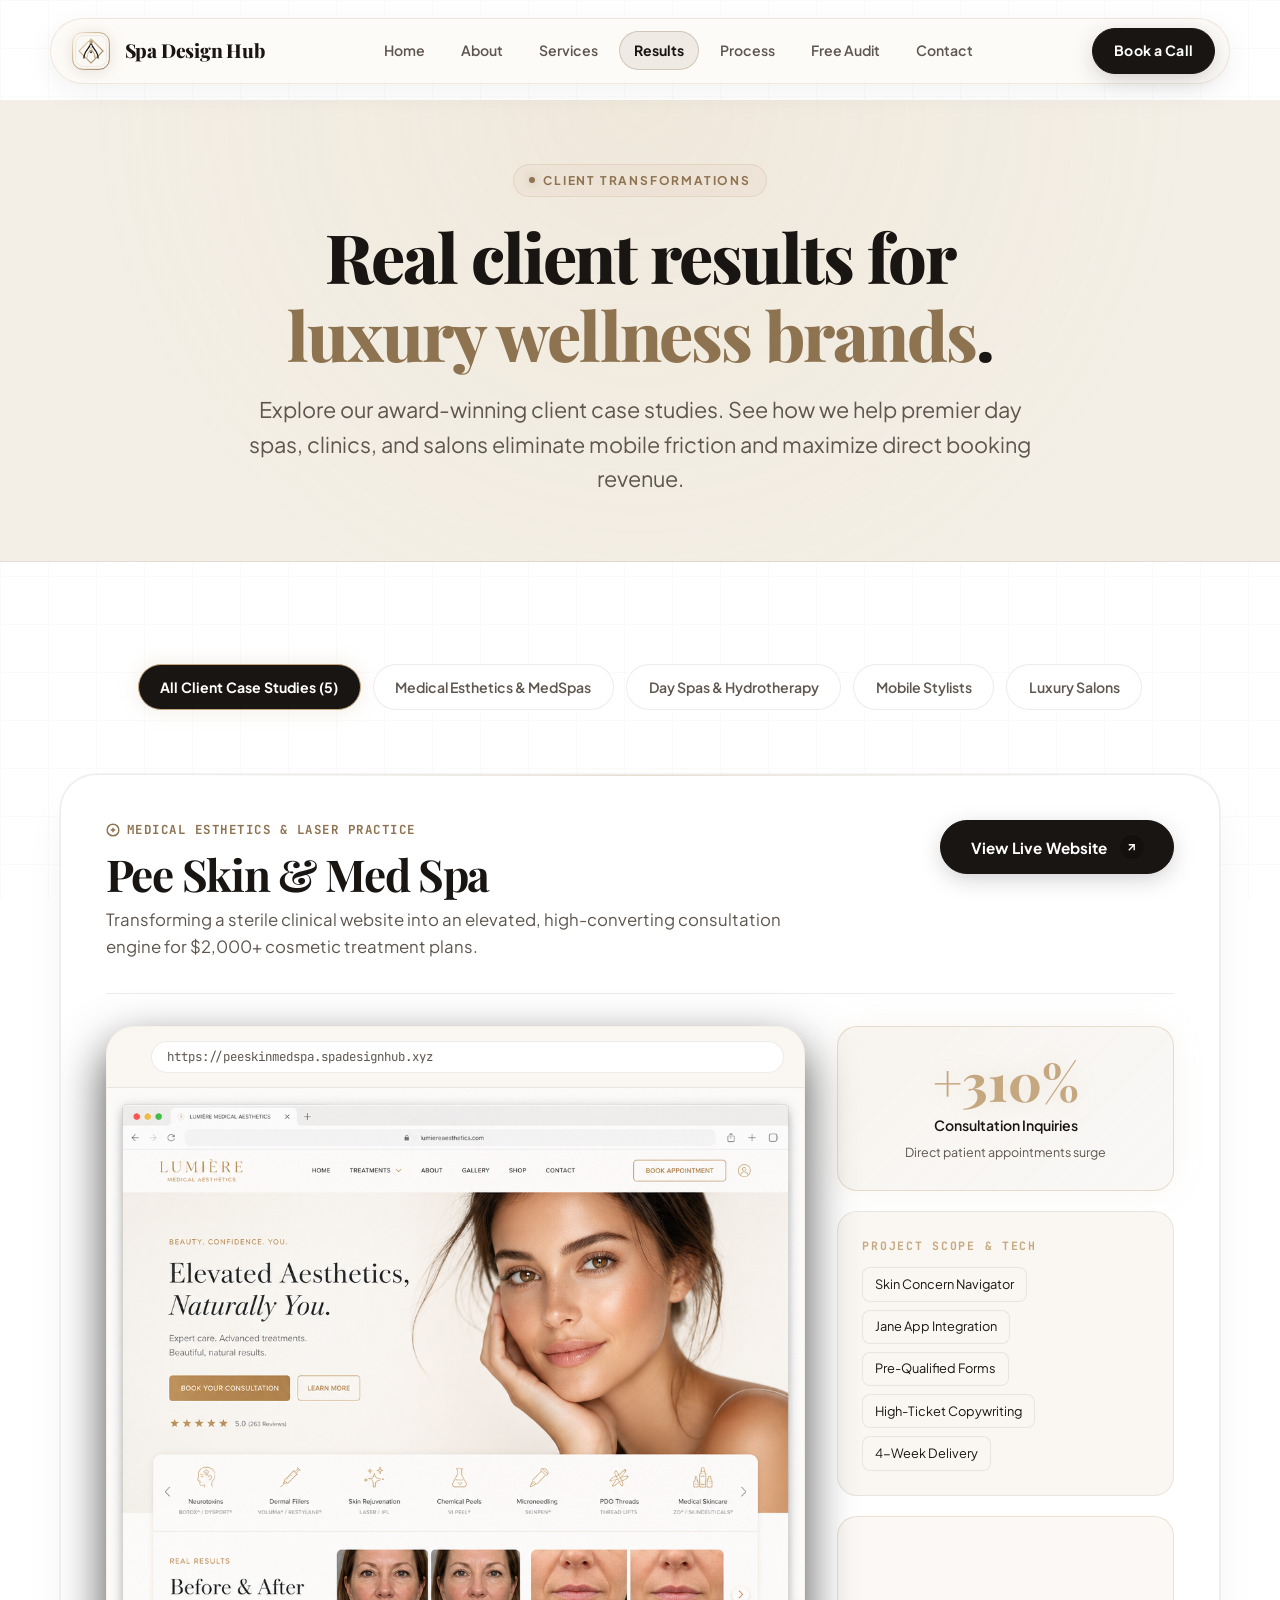
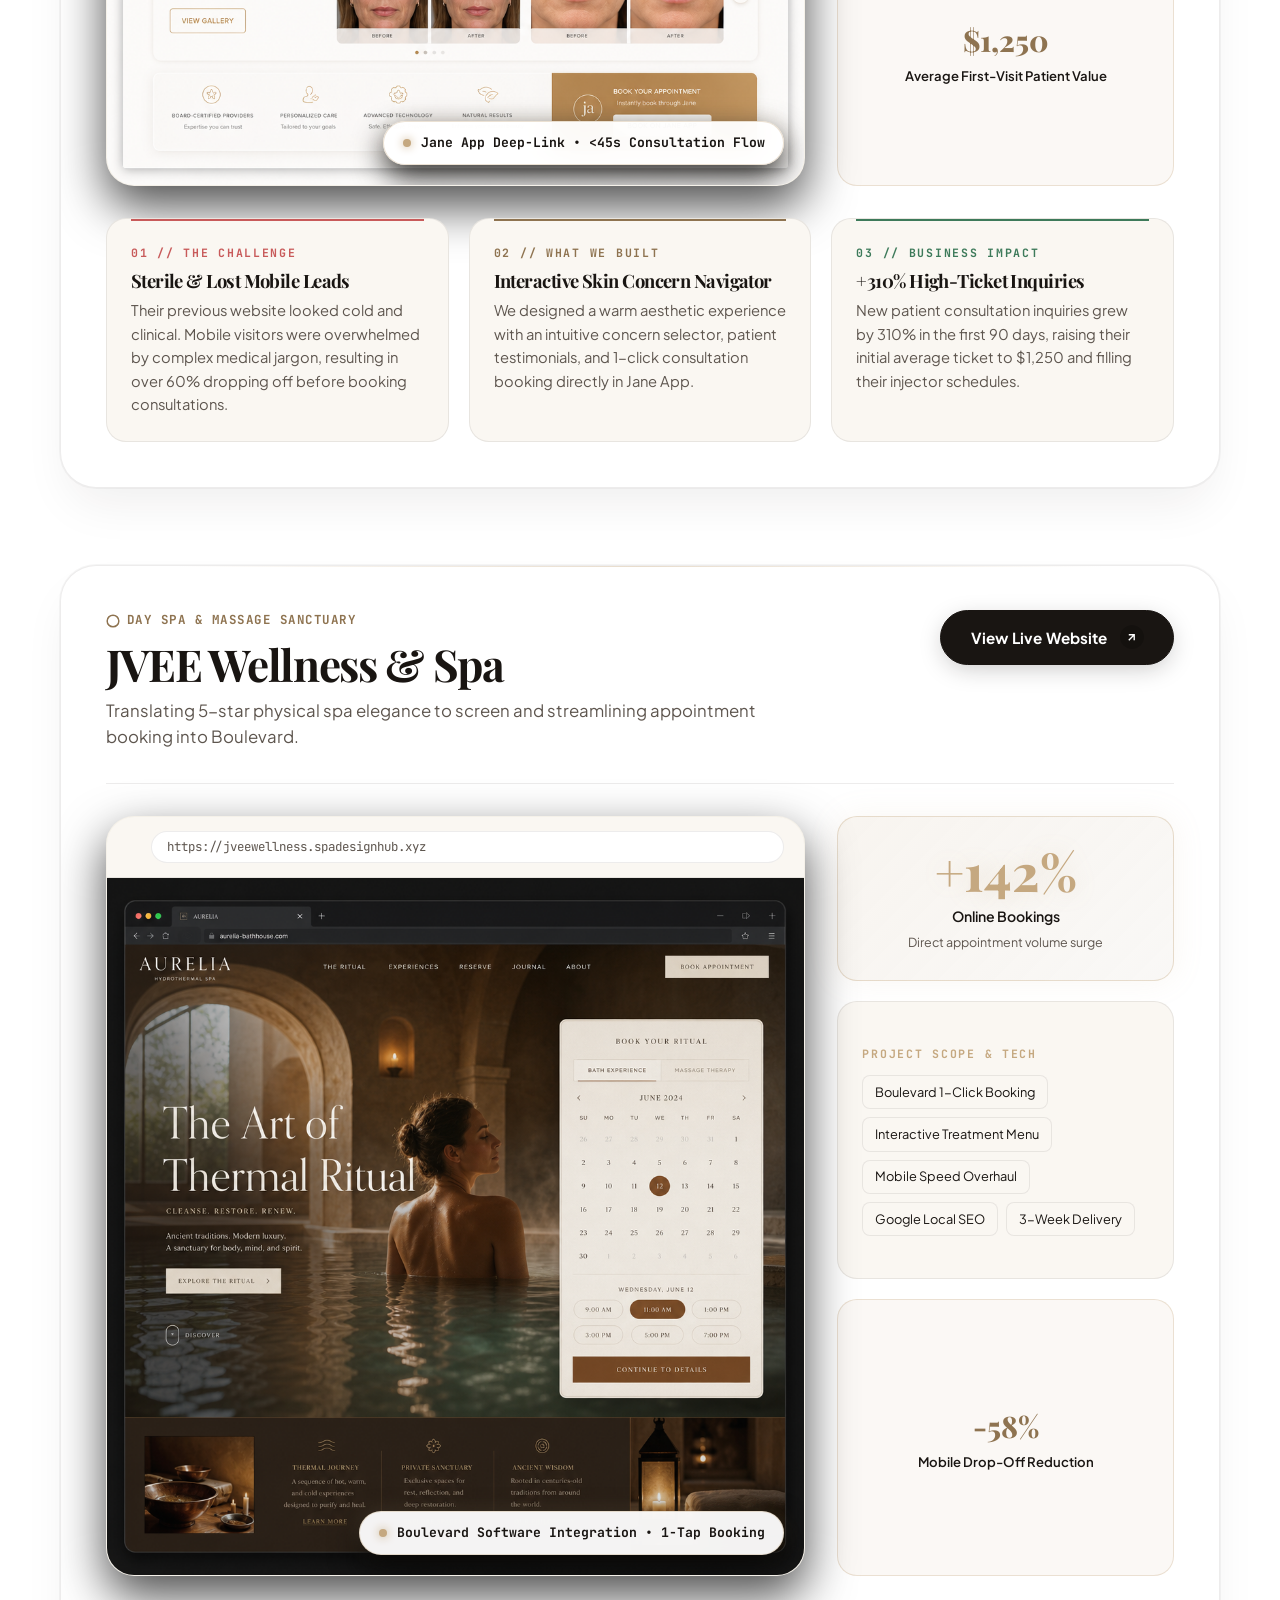
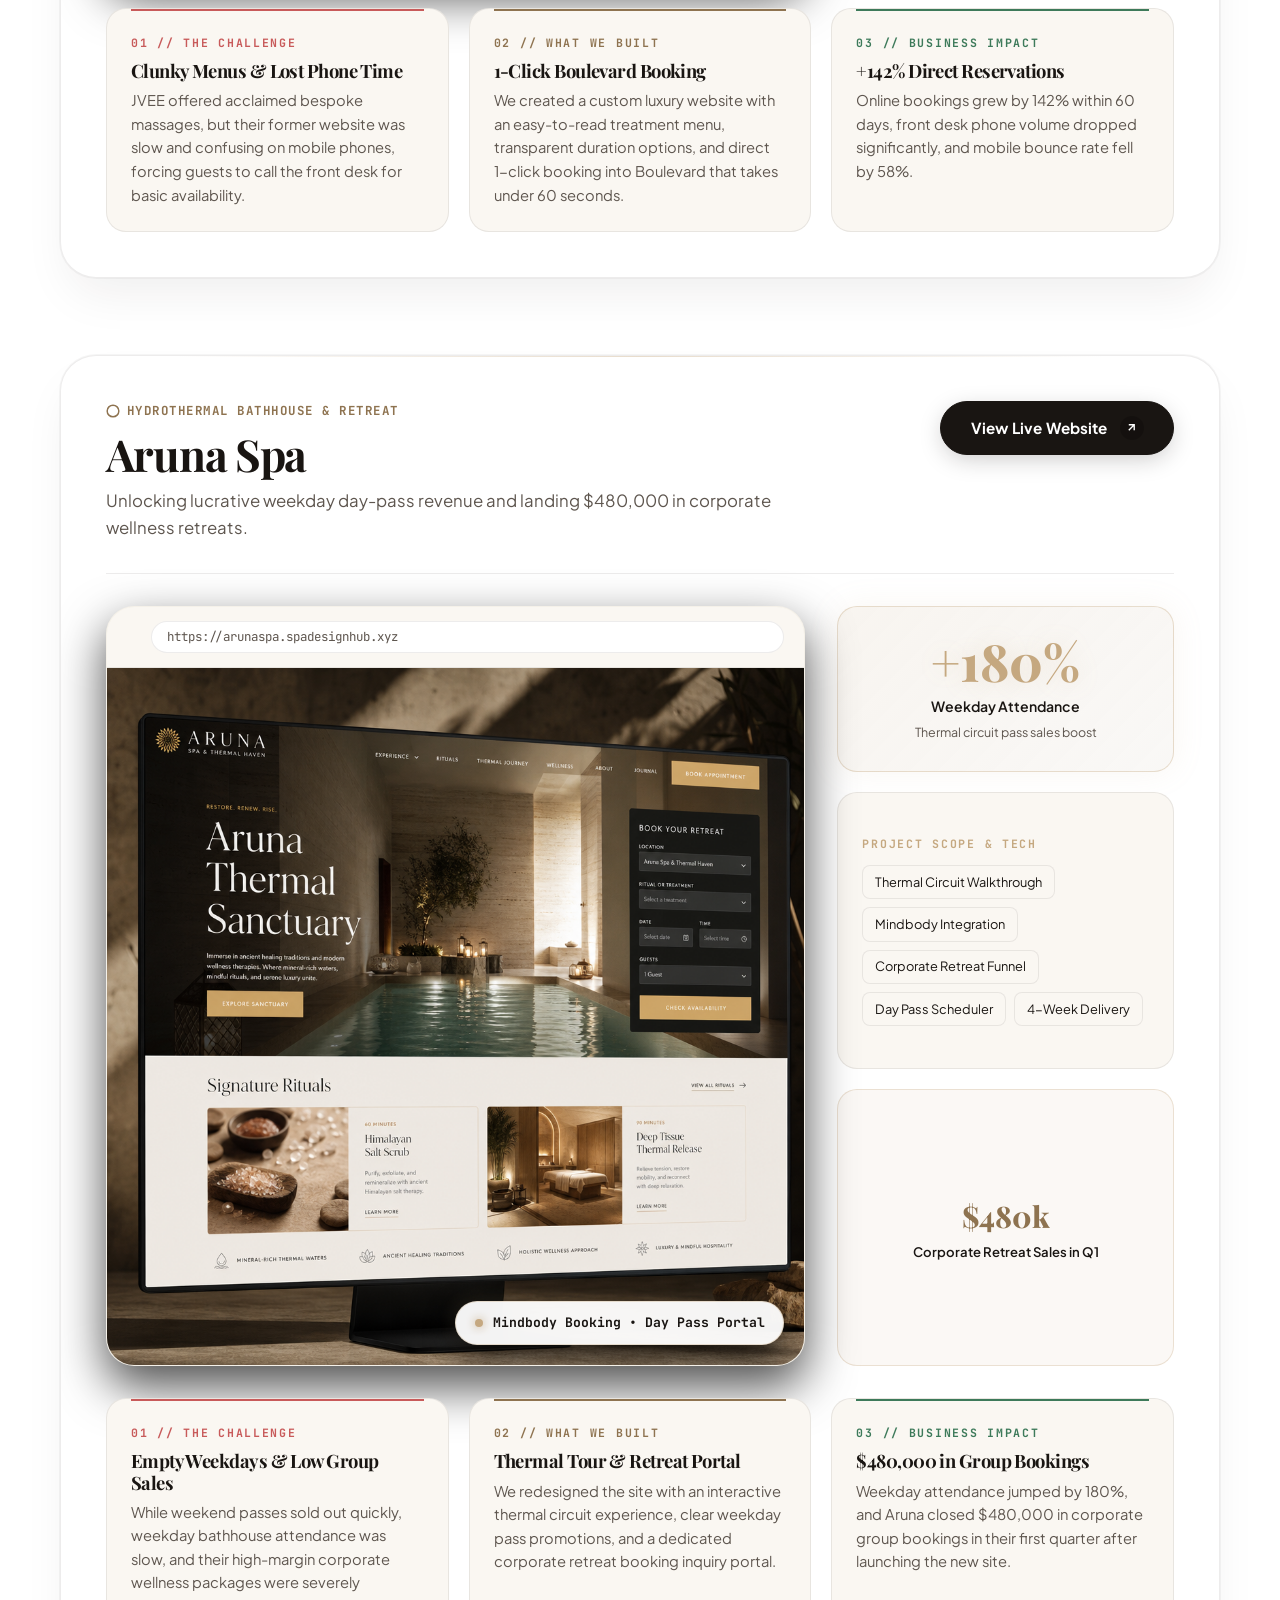
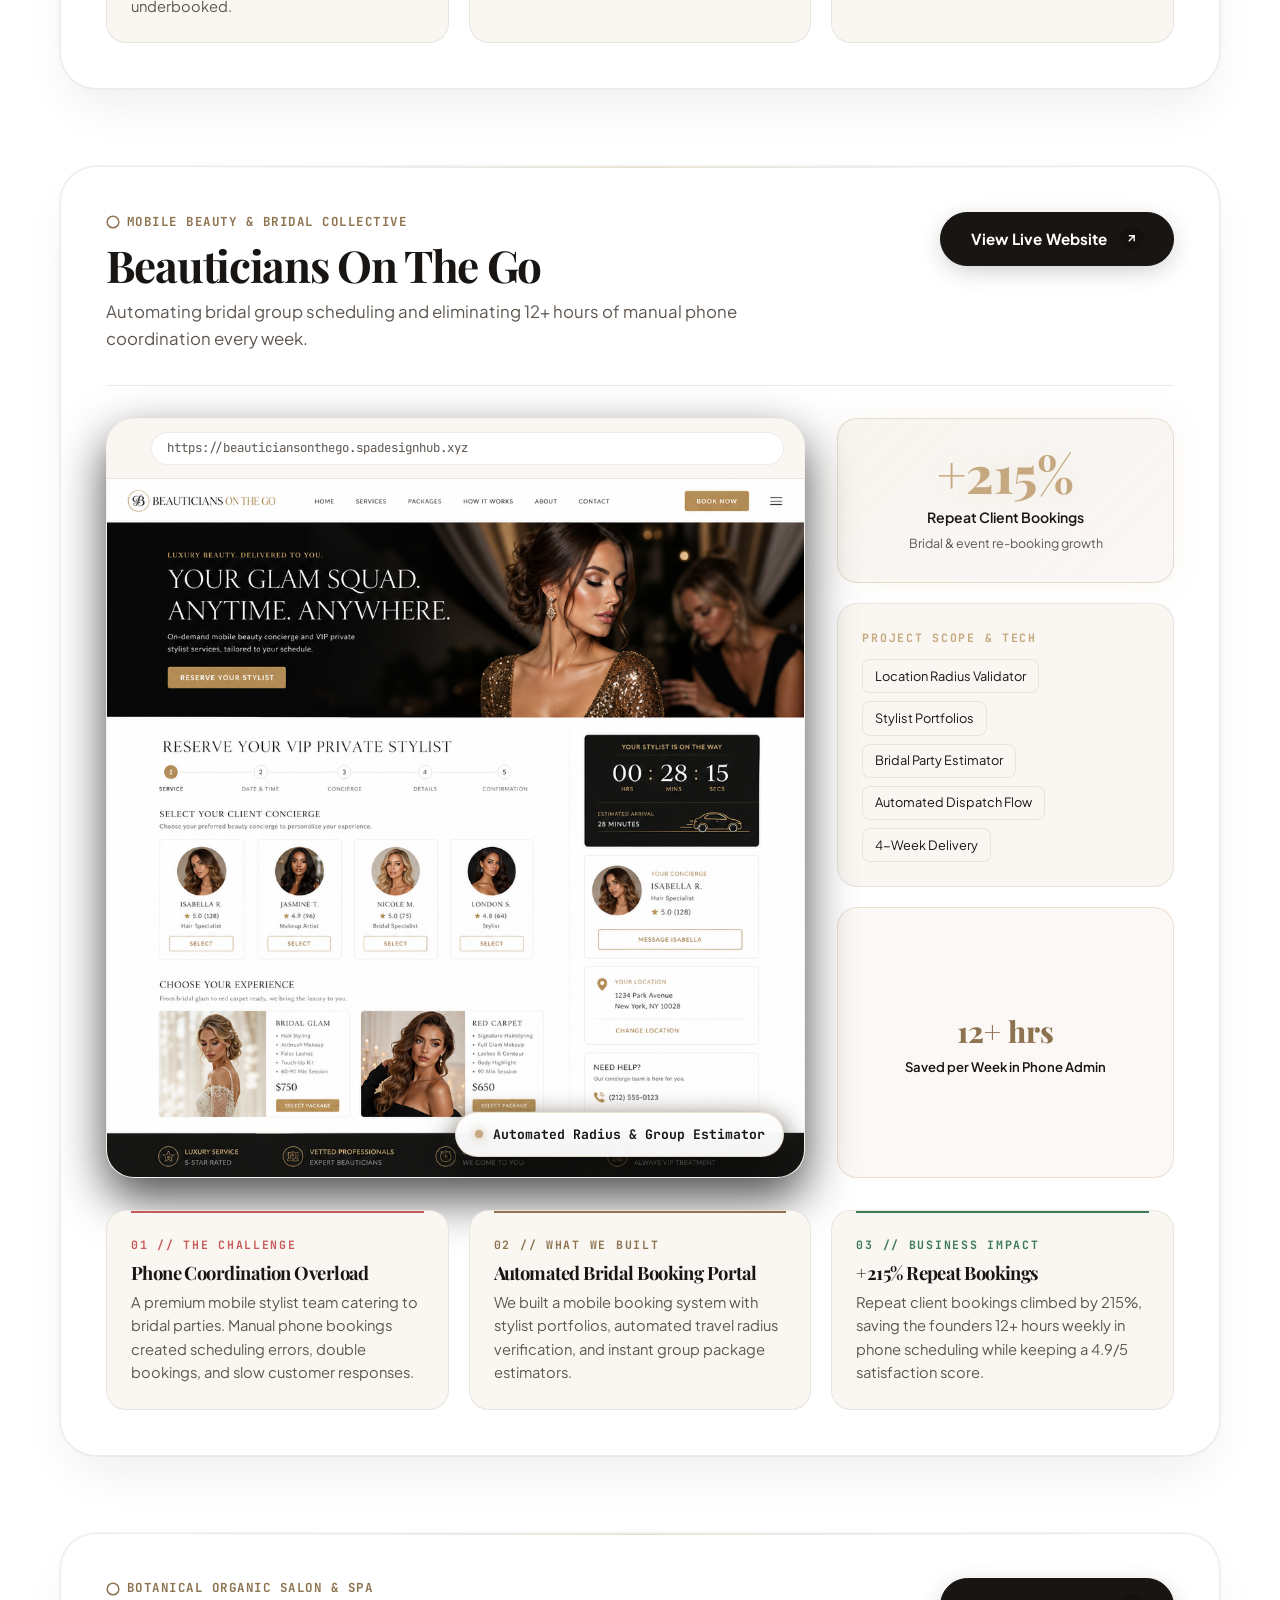
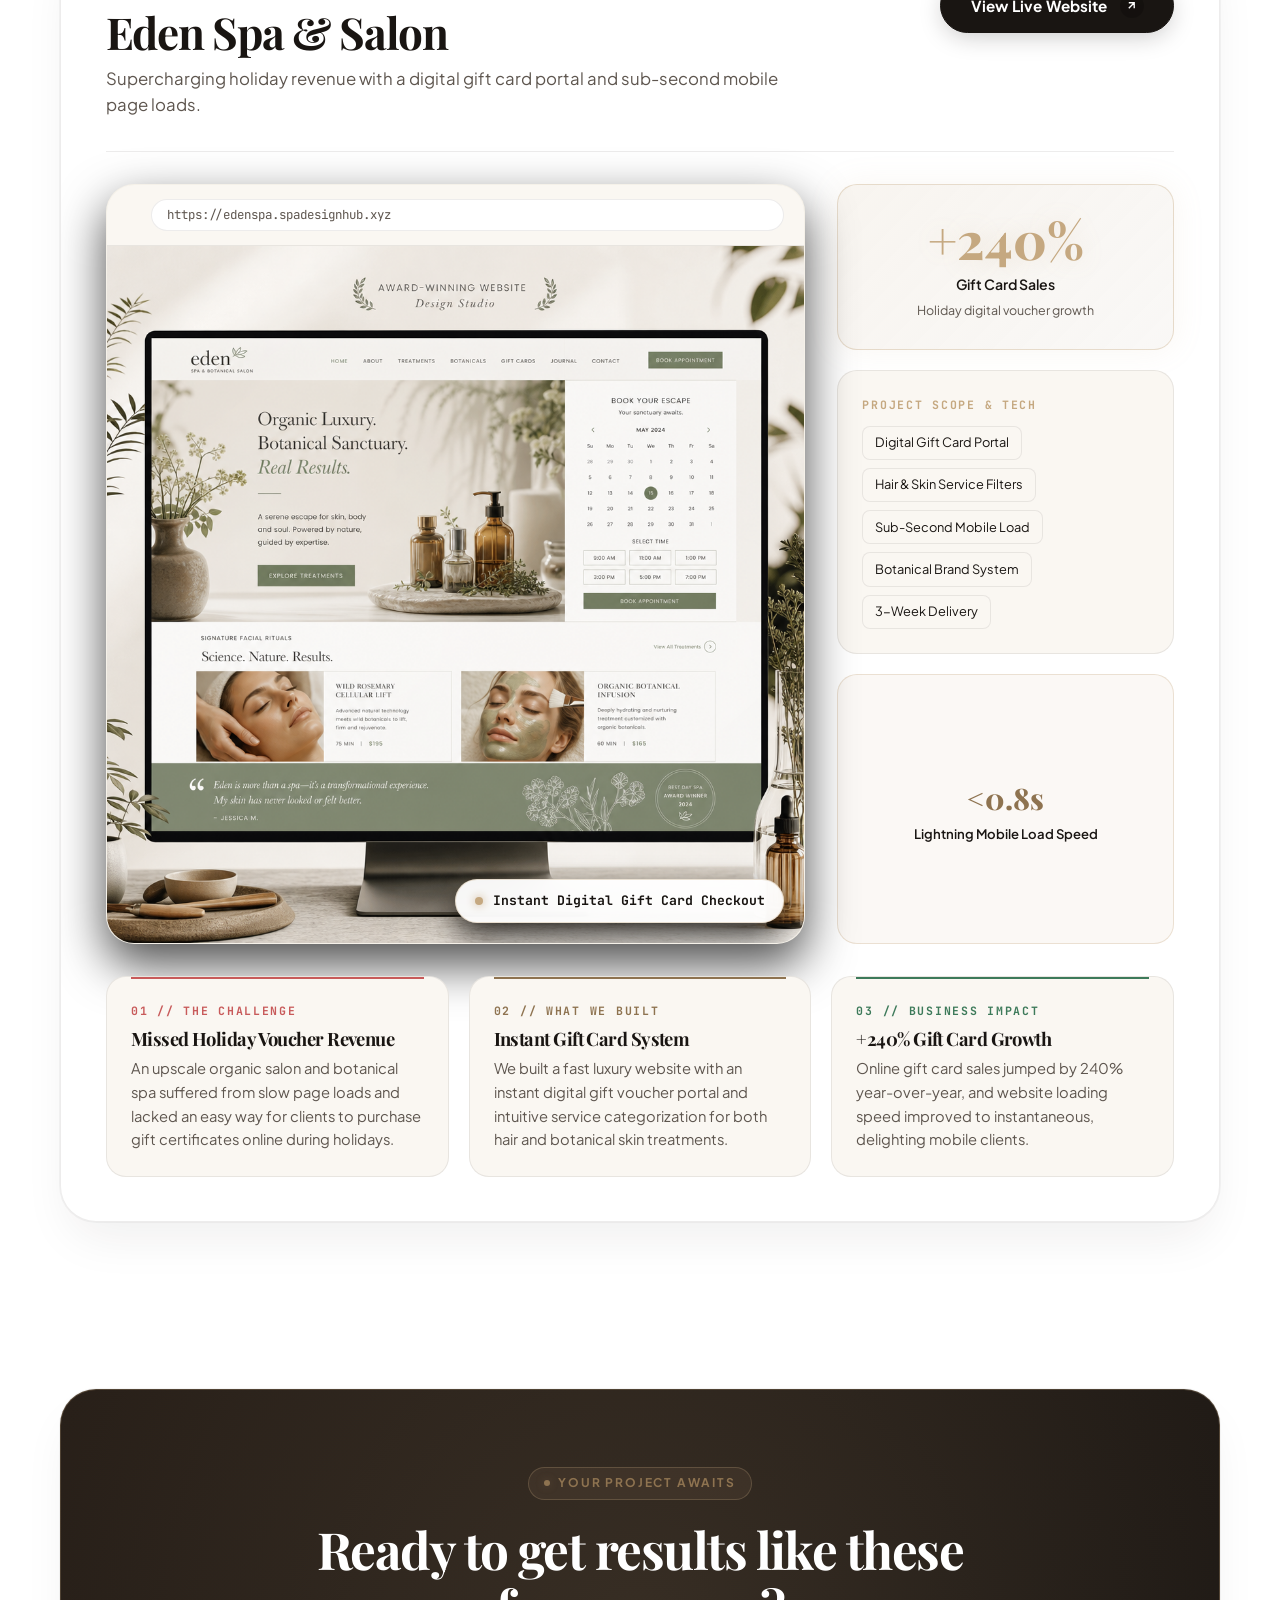
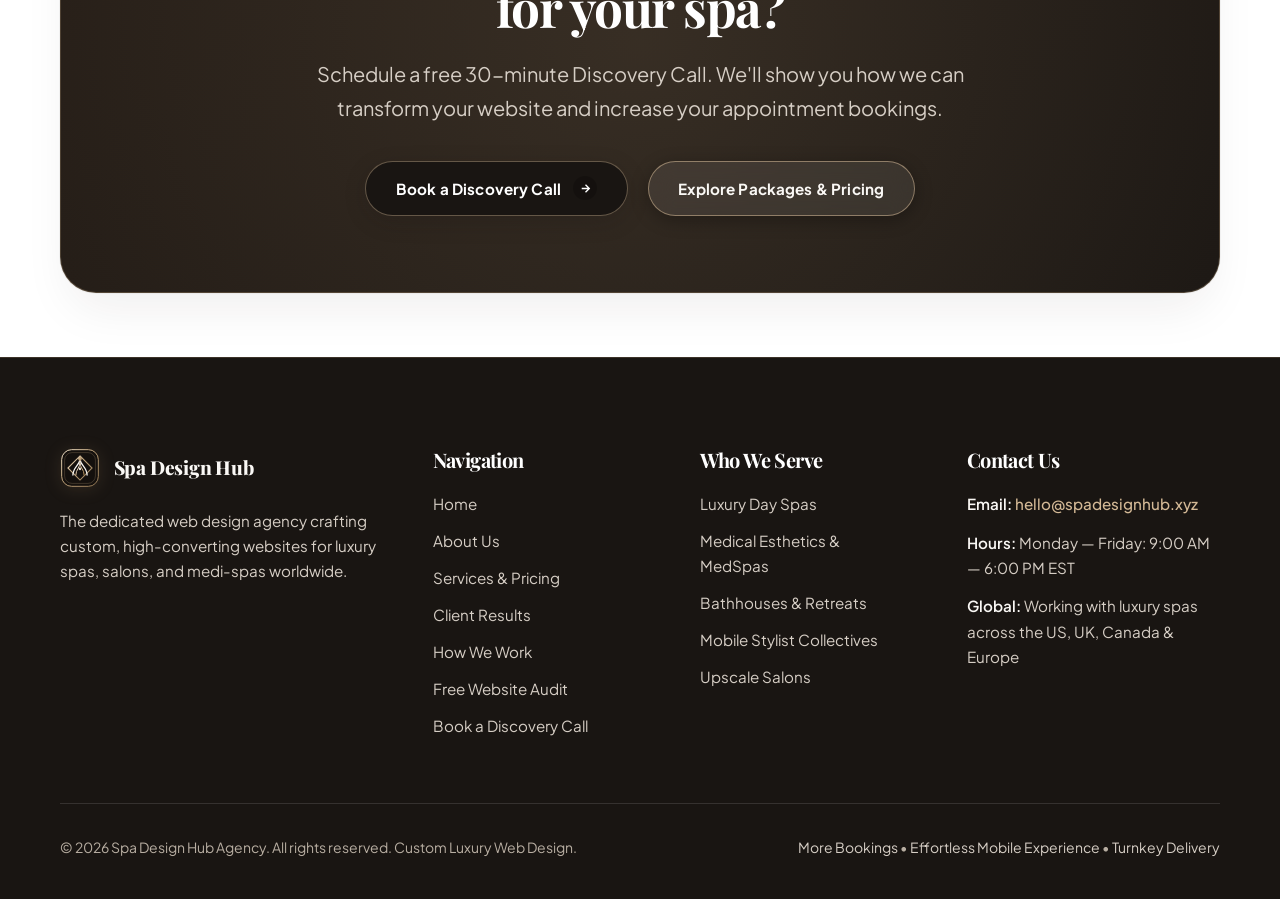
<file: portfolio.html>
<!DOCTYPE html>
<html lang="en">
<head>
  <meta charset="UTF-8">
  <meta name="viewport" content="width=device-width, initial-scale=1.0">
  <title>Client Results &amp; Case Studies | Spa Design Hub</title>
  <meta name="description" content="Explore 5 real case studies showcasing how Spa Design Hub helped luxury day spas, salons, and medi-spas double their direct online booking revenue.">
    <!-- Favicon / Brand Icon -->
  <link rel="icon" type="image/svg+xml" href="favicon.svg">
  <link rel="alternate icon" href="favicon.svg">
  <link rel="apple-touch-icon" href="favicon.svg">
  <link rel="stylesheet" href="css/styles.css">
</head>
<body>

  <!-- ==========================================================================
       FLOATING GLASSMORPHISM HEADER & NAVIGATION
       ========================================================================== -->
  <header class="site-header">
    <div class="nav-container">
      <div class="nav-bar">
        <!-- High-End Architectural Vector Logo -->
        <a href="index.html" class="brand-logo" aria-label="Spa Design Hub Home">
          <svg class="brand-logo-svg" viewBox="0 0 48 48" fill="none" xmlns="http://www.w3.org/2000/svg">
            <defs>
              <linearGradient id="hubHeaderGold" x1="0%" y1="0%" x2="100%" y2="100%">
                <stop offset="0%" stop-color="#F5E7D0" />
                <stop offset="40%" stop-color="#C5A880" />
                <stop offset="100%" stop-color="#8E7350" />
              </linearGradient>
              <linearGradient id="hubHeaderGoldCore" x1="0%" y1="0%" x2="100%" y2="100%">
                <stop offset="0%" stop-color="#FFFFFF" />
                <stop offset="50%" stop-color="#D4B996" />
                <stop offset="100%" stop-color="#A8824C" />
              </linearGradient>
            </defs>
            <rect x="2" y="2" width="44" height="44" rx="12" fill="#FAF8F5" stroke="url(#hubHeaderGold)" stroke-width="1.2" />
            <rect x="5.5" y="5.5" width="37" height="37" rx="9" fill="none" stroke="rgba(197, 168, 128, 0.3)" stroke-width="0.8" />
            <g transform="translate(24, 24)">
              <polygon points="0,-14.5 14.5,0 0,14.5 -14.5,0" fill="none" stroke="url(#hubHeaderGold)" stroke-width="1.3" />
              <path d="M-8.5,8.5 C-8.5,-1 0,-3.5 0,-11 C0,-3.5 8.5,-1 8.5,8.5" fill="none" stroke="#191512" stroke-width="1.5" stroke-linecap="round" />
              <path d="M-5,8.5 C-5,1.5 0,0 0,-7 C0,0 5,1.5 5,8.5" fill="none" stroke="url(#hubHeaderGoldCore)" stroke-width="1.2" stroke-linecap="round" />
              <line x1="-10.5" y1="8.5" x2="10.5" y2="8.5" stroke="url(#hubHeaderGold)" stroke-width="1.2" stroke-linecap="round" />
              <polygon points="0,-14.5 2.5,-11 0,-7.5 -2.5,-11" fill="url(#hubHeaderGold)" />
              <circle cx="0" cy="1" r="1.6" fill="#191512" />
              <circle cx="0" cy="1" r="0.9" fill="url(#hubHeaderGoldCore)" />
            </g>
          </svg>
          <span class="brand-title">Spa Design Hub</span>
        </a>

        <!-- Desktop Navigation Links -->
        <nav class="desktop-nav" aria-label="Main Navigation">
          <a href="index.html" class="nav-link">Home</a>
          <a href="about.html" class="nav-link">About</a>
          <a href="services.html" class="nav-link">Services</a>
          <a href="portfolio.html" class="nav-link active">Results</a>
          <a href="process.html" class="nav-link">Process</a>
          <a href="audit.html" class="nav-link">Free Audit</a>
          <a href="contact.html" class="nav-link">Contact</a>
        </nav>

        <div class="nav-actions">
          <a href="book-a-call.html" class="btn btn-primary btn-header-cta">
            Book a Call
          </a>
        </div>

        <!-- Pure CSS Mobile Hamburger Toggle -->
        <input type="checkbox" id="nav-toggle" class="nav-toggle-input" aria-label="Toggle navigation menu">
        <label for="nav-toggle" class="nav-toggle-label" aria-label="Open menu">
          <span></span>
          <span></span>
          <span></span>
        </label>

        <!-- Fullscreen Glass Mobile Drawer -->
        <div class="mobile-nav-drawer">
          <ul class="mobile-nav-list">
            <li><a href="index.html" class="mobile-nav-link"><span>Home</span> <span class="nav-num">01</span></a></li>
            <li><a href="about.html" class="mobile-nav-link"><span>About Us</span> <span class="nav-num">02</span></a></li>
            <li><a href="services.html" class="mobile-nav-link"><span>Services &amp; Pricing</span> <span class="nav-num">03</span></a></li>
            <li><a href="portfolio.html" class="mobile-nav-link active"><span>Client Results</span> <span class="nav-num">04</span></a></li>
            <li><a href="process.html" class="mobile-nav-link"><span>How We Work</span> <span class="nav-num">05</span></a></li>
            <li><a href="audit.html" class="mobile-nav-link"><span>Free Website Audit</span> <span class="nav-num">06</span></a></li>
            <li><a href="contact.html" class="mobile-nav-link"><span>Contact Us</span> <span class="nav-num">07</span></a></li>
          </ul>
          <div class="mobile-nav-footer">
            <p><strong>hello@spadesignhub.xyz</strong></p>
            <p style="font-size: 0.85rem; margin-top: 0.25rem;">Dedicated Web Design Agency for Luxury Spas &amp; Salons</p>
            <div style="margin-top: 1.25rem;">
              <a href="book-a-call.html" class="btn btn-primary" style="width: 100%;">Book a Discovery Call</a>
            </div>
          </div>
        </div>
      </div>
    </div>
  </header>

  <main>
    <!-- ==========================================================================
         PAGE HEADER
         ========================================================================== -->
    <section class="page-header-luxury">
      <div class="site-container">
        <div class="eyebrow-pill">
          <span class="pill-dot"></span>
          Client Transformations
        </div>
        <h1>
          Real client results for <span class="text-jade-accent">luxury wellness brands</span>.
        </h1>
        <p class="lead">
          Explore our award-winning client case studies. See how we help premier day spas, clinics, and salons eliminate mobile friction and maximize direct booking revenue.
        </p>
      </div>
    </section>

    <!-- ==========================================================================
         PORTFOLIO BENTO SHOWCASE
         ========================================================================== -->
    <section class="section-spacing">
      <div class="site-container">

        <!-- Category filter radios -->
        <input type="radio" name="portfolio-filter" id="filter-all" class="filter-radio" checked>
        <input type="radio" name="portfolio-filter" id="filter-dayspa" class="filter-radio">
        <input type="radio" name="portfolio-filter" id="filter-medspa" class="filter-radio">
        <input type="radio" name="portfolio-filter" id="filter-mobile" class="filter-radio">
        <input type="radio" name="portfolio-filter" id="filter-botanical" class="filter-radio">

        <!-- Filter Tab Buttons -->
        <div class="filter-tabs-wrapper">
          <label for="filter-all" class="filter-label">All Client Case Studies (5)</label>
          <label for="filter-medspa" class="filter-label">Medical Esthetics &amp; MedSpas</label>
          <label for="filter-dayspa" class="filter-label">Day Spas &amp; Hydrotherapy</label>
          <label for="filter-mobile" class="filter-label">Mobile Stylists</label>
          <label for="filter-botanical" class="filter-label">Luxury Salons</label>
        </div>

        <!-- Bento Case Studies Container -->
        <div class="portfolio-case-studies">

          <!-- ==========================================================================
               BENTO CASE STUDY 1: Pee Skin & Med Spa (Medical Esthetics)
               ========================================================================== -->
          <article class="bento-case-card cat-medspa">
            <!-- Header -->
            <div class="bento-case-header">
              <div class="bento-header-info">
                <div class="bento-modality-pill">
                  <svg width="14" height="14" viewBox="0 0 24 24" fill="none" stroke="currentColor" stroke-width="2.5"><circle cx="12" cy="12" r="10"/><path d="M12 8v8M8 12h8"/></svg>
                  Medical Esthetics &amp; Laser Practice
                </div>
                <h2 class="bento-case-title">Pee Skin &amp; Med Spa</h2>
                <p class="bento-case-subtitle">
                  Transforming a sterile clinical website into an elevated, high-converting consultation engine for $2,000+ cosmetic treatment plans.
                </p>
              </div>
              <div class="bento-header-actions">
                <a href="https://peeskinmedspa.spadesignhub.xyz" target="_blank" rel="noopener noreferrer" class="btn btn-primary">
                  View Live Website
                  <span class="btn-icon-wrapper">
                    <svg viewBox="0 0 24 24"><path d="M7 17L17 7M7 7h10v10"/></svg>
                  </span>
                </a>
              </div>
            </div>

            <!-- Middle Section: Main Browser Viewport + Side Rail -->
            <div class="bento-main-grid">
              <!-- Interactive Browser Viewport -->
              <div class="bento-browser-stage">
                <div class="bento-browser-top">
                  <span class="browser-dot dot-red"></span>
                  <span class="browser-dot dot-yellow"></span>
                  <span class="browser-dot dot-green"></span>
                  <span class="bento-browser-url">https://peeskinmedspa.spadesignhub.xyz</span>
                </div>
                <div class="bento-browser-img-wrap">
                  <img loading="lazy" decoding="async" src="images/case-study-peeskin.png" alt="Pee Skin &amp; Med Spa Luxury Medical Aesthetics Website Showcase">
                  <!-- Floating UI Badge -->
                  <div class="bento-floating-badge">
                    <span class="live-dot"></span>
                    <span>Jane App Deep-Link &bull; &lt;45s Consultation Flow</span>
                  </div>
                </div>
              </div>

              <!-- Side Rail -->
              <div class="bento-side-rail">
                <!-- Glowing KPI Highlight Box -->
                <div class="bento-kpi-highlight">
                  <div class="bento-kpi-num">+310%</div>
                  <div class="bento-kpi-label">Consultation Inquiries</div>
                  <div class="bento-kpi-sub">Direct patient appointments surge</div>
                </div>

                <!-- Project Scope Bento Box -->
                <div class="bento-sub-box">
                  <span class="bento-sub-label">Project Scope &amp; Tech</span>
                  <div class="bento-tag-list">
                    <span class="bento-tag-item">Skin Concern Navigator</span>
                    <span class="bento-tag-item">Jane App Integration</span>
                    <span class="bento-tag-item">Pre-Qualified Forms</span>
                    <span class="bento-tag-item">High-Ticket Copywriting</span>
                    <span class="bento-tag-item">4-Week Delivery</span>
                  </div>
                </div>

                <!-- Initial Ticket Badge -->
                <div class="bento-sub-box" style="text-align: center; background: rgba(197, 168, 128, 0.08); border-color: rgba(197, 168, 128, 0.3);">
                  <div style="font-family: var(--font-display); font-size: 1.85rem; font-weight: 800; color: var(--color-gold-text);">$1,250</div>
                  <div style="font-size: 0.82rem; color: var(--color-text-main); font-weight: 600;">Average First-Visit Patient Value</div>
                </div>
              </div>
            </div>

            <!-- Bottom Horizontal Transformation Strip (3 Panels) -->
            <div class="bento-narrative-strip">
              <div class="bento-narrative-card step-problem">
                <span class="narrative-card-step">01 // The Challenge</span>
                <h4>Sterile &amp; Lost Mobile Leads</h4>
                <p>
                  Their previous website looked cold and clinical. Mobile visitors were overwhelmed by complex medical jargon, resulting in over 60% dropping off before booking consultations.
                </p>
              </div>

              <div class="bento-narrative-card step-solution">
                <span class="narrative-card-step">02 // What We Built</span>
                <h4>Interactive Skin Concern Navigator</h4>
                <p>
                  We designed a warm aesthetic experience with an intuitive concern selector, patient testimonials, and 1-click consultation booking directly in Jane App.
                </p>
              </div>

              <div class="bento-narrative-card step-impact">
                <span class="narrative-card-step">03 // Business Impact</span>
                <h4>+310% High-Ticket Inquiries</h4>
                <p>
                  New patient consultation inquiries grew by 310% in the first 90 days, raising their initial average ticket to $1,250 and filling their injector schedules.
                </p>
              </div>
            </div>
          </article>

          <!-- ==========================================================================
               BENTO CASE STUDY 2: JVEE Wellness & Spa (Day Spa)
               ========================================================================== -->
          <article class="bento-case-card cat-dayspa">
            <!-- Header -->
            <div class="bento-case-header">
              <div class="bento-header-info">
                <div class="bento-modality-pill">
                  <svg width="14" height="14" viewBox="0 0 24 24" fill="none" stroke="currentColor" stroke-width="2.5"><circle cx="12" cy="12" r="10"/></svg>
                  Day Spa &amp; Massage Sanctuary
                </div>
                <h2 class="bento-case-title">JVEE Wellness &amp; Spa</h2>
                <p class="bento-case-subtitle">
                  Translating 5-star physical spa elegance to screen and streamlining appointment booking into Boulevard.
                </p>
              </div>
              <div class="bento-header-actions">
                <a href="https://jveewellness.spadesignhub.xyz" target="_blank" rel="noopener noreferrer" class="btn btn-primary">
                  View Live Website
                  <span class="btn-icon-wrapper">
                    <svg viewBox="0 0 24 24"><path d="M7 17L17 7M7 7h10v10"/></svg>
                  </span>
                </a>
              </div>
            </div>

            <!-- Middle Section: Main Browser Viewport + Side Rail -->
            <div class="bento-main-grid">
              <!-- Interactive Browser Viewport -->
              <div class="bento-browser-stage">
                <div class="bento-browser-top">
                  <span class="browser-dot dot-red"></span>
                  <span class="browser-dot dot-yellow"></span>
                  <span class="browser-dot dot-green"></span>
                  <span class="bento-browser-url">https://jveewellness.spadesignhub.xyz</span>
                </div>
                <div class="bento-browser-img-wrap">
                  <img loading="lazy" decoding="async" src="images/case-study-jvee.png" alt="JVEE Wellness &amp; Spa Luxury Hydrothermal Website Showcase">
                  <!-- Floating UI Badge -->
                  <div class="bento-floating-badge">
                    <span class="live-dot"></span>
                    <span>Boulevard Software Integration &bull; 1-Tap Booking</span>
                  </div>
                </div>
              </div>

              <!-- Side Rail -->
              <div class="bento-side-rail">
                <div class="bento-kpi-highlight">
                  <div class="bento-kpi-num">+142%</div>
                  <div class="bento-kpi-label">Online Bookings</div>
                  <div class="bento-kpi-sub">Direct appointment volume surge</div>
                </div>

                <div class="bento-sub-box">
                  <span class="bento-sub-label">Project Scope &amp; Tech</span>
                  <div class="bento-tag-list">
                    <span class="bento-tag-item">Boulevard 1-Click Booking</span>
                    <span class="bento-tag-item">Interactive Treatment Menu</span>
                    <span class="bento-tag-item">Mobile Speed Overhaul</span>
                    <span class="bento-tag-item">Google Local SEO</span>
                    <span class="bento-tag-item">3-Week Delivery</span>
                  </div>
                </div>

                <div class="bento-sub-box" style="text-align: center; background: rgba(197, 168, 128, 0.08); border-color: rgba(197, 168, 128, 0.3);">
                  <div style="font-family: var(--font-display); font-size: 1.85rem; font-weight: 800; color: var(--color-gold-text);">-58%</div>
                  <div style="font-size: 0.82rem; color: var(--color-text-main); font-weight: 600;">Mobile Drop-Off Reduction</div>
                </div>
              </div>
            </div>

            <!-- Bottom Horizontal Transformation Strip (3 Panels) -->
            <div class="bento-narrative-strip">
              <div class="bento-narrative-card step-problem">
                <span class="narrative-card-step">01 // The Challenge</span>
                <h4>Clunky Menus &amp; Lost Phone Time</h4>
                <p>
                  JVEE offered acclaimed bespoke massages, but their former website was slow and confusing on mobile phones, forcing guests to call the front desk for basic availability.
                </p>
              </div>

              <div class="bento-narrative-card step-solution">
                <span class="narrative-card-step">02 // What We Built</span>
                <h4>1-Click Boulevard Booking</h4>
                <p>
                  We created a custom luxury website with an easy-to-read treatment menu, transparent duration options, and direct 1-click booking into Boulevard that takes under 60 seconds.
                </p>
              </div>

              <div class="bento-narrative-card step-impact">
                <span class="narrative-card-step">03 // Business Impact</span>
                <h4>+142% Direct Reservations</h4>
                <p>
                  Online bookings grew by 142% within 60 days, front desk phone volume dropped significantly, and mobile bounce rate fell by 58%.
                </p>
              </div>
            </div>
          </article>

          <!-- ==========================================================================
               BENTO CASE STUDY 3: Aruna Spa (Hydrothermal Bathhouse)
               ========================================================================== -->
          <article class="bento-case-card cat-dayspa">
            <!-- Header -->
            <div class="bento-case-header">
              <div class="bento-header-info">
                <div class="bento-modality-pill">
                  <svg width="14" height="14" viewBox="0 0 24 24" fill="none" stroke="currentColor" stroke-width="2.5"><circle cx="12" cy="12" r="10"/></svg>
                  Hydrothermal Bathhouse &amp; Retreat
                </div>
                <h2 class="bento-case-title">Aruna Spa</h2>
                <p class="bento-case-subtitle">
                  Unlocking lucrative weekday day-pass revenue and landing $480,000 in corporate wellness retreats.
                </p>
              </div>
              <div class="bento-header-actions">
                <a href="https://arunaspa.spadesignhub.xyz" target="_blank" rel="noopener noreferrer" class="btn btn-primary">
                  View Live Website
                  <span class="btn-icon-wrapper">
                    <svg viewBox="0 0 24 24"><path d="M7 17L17 7M7 7h10v10"/></svg>
                  </span>
                </a>
              </div>
            </div>

            <!-- Middle Section: Main Browser Viewport + Side Rail -->
            <div class="bento-main-grid">
              <!-- Interactive Browser Viewport -->
              <div class="bento-browser-stage">
                <div class="bento-browser-top">
                  <span class="browser-dot dot-red"></span>
                  <span class="browser-dot dot-yellow"></span>
                  <span class="browser-dot dot-green"></span>
                  <span class="bento-browser-url">https://arunaspa.spadesignhub.xyz</span>
                </div>
                <div class="bento-browser-img-wrap">
                  <img loading="lazy" decoding="async" src="images/case-study-aruna.png" alt="Aruna Spa &amp; Thermal Haven Website Showcase">
                  <!-- Floating UI Badge -->
                  <div class="bento-floating-badge">
                    <span class="live-dot"></span>
                    <span>Mindbody Booking &bull; Day Pass Portal</span>
                  </div>
                </div>
              </div>

              <!-- Side Rail -->
              <div class="bento-side-rail">
                <div class="bento-kpi-highlight">
                  <div class="bento-kpi-num">+180%</div>
                  <div class="bento-kpi-label">Weekday Attendance</div>
                  <div class="bento-kpi-sub">Thermal circuit pass sales boost</div>
                </div>

                <div class="bento-sub-box">
                  <span class="bento-sub-label">Project Scope &amp; Tech</span>
                  <div class="bento-tag-list">
                    <span class="bento-tag-item">Thermal Circuit Walkthrough</span>
                    <span class="bento-tag-item">Mindbody Integration</span>
                    <span class="bento-tag-item">Corporate Retreat Funnel</span>
                    <span class="bento-tag-item">Day Pass Scheduler</span>
                    <span class="bento-tag-item">4-Week Delivery</span>
                  </div>
                </div>

                <div class="bento-sub-box" style="text-align: center; background: rgba(197, 168, 128, 0.08); border-color: rgba(197, 168, 128, 0.3);">
                  <div style="font-family: var(--font-display); font-size: 1.85rem; font-weight: 800; color: var(--color-gold-text);">$480k</div>
                  <div style="font-size: 0.82rem; color: var(--color-text-main); font-weight: 600;">Corporate Retreat Sales in Q1</div>
                </div>
              </div>
            </div>

            <!-- Bottom Horizontal Transformation Strip (3 Panels) -->
            <div class="bento-narrative-strip">
              <div class="bento-narrative-card step-problem">
                <span class="narrative-card-step">01 // The Challenge</span>
                <h4>Empty Weekdays &amp; Low Group Sales</h4>
                <p>
                  While weekend passes sold out quickly, weekday bathhouse attendance was slow, and their high-margin corporate wellness packages were severely underbooked.
                </p>
              </div>

              <div class="bento-narrative-card step-solution">
                <span class="narrative-card-step">02 // What We Built</span>
                <h4>Thermal Tour &amp; Retreat Portal</h4>
                <p>
                  We redesigned the site with an interactive thermal circuit experience, clear weekday pass promotions, and a dedicated corporate retreat booking inquiry portal.
                </p>
              </div>

              <div class="bento-narrative-card step-impact">
                <span class="narrative-card-step">03 // Business Impact</span>
                <h4>$480,000 in Group Bookings</h4>
                <p>
                  Weekday attendance jumped by 180%, and Aruna closed $480,000 in corporate group bookings in their first quarter after launching the new site.
                </p>
              </div>
            </div>
          </article>

          <!-- ==========================================================================
               BENTO CASE STUDY 4: Beauticians On The Go (Mobile Beauty)
               ========================================================================== -->
          <article class="bento-case-card cat-mobile">
            <!-- Header -->
            <div class="bento-case-header">
              <div class="bento-header-info">
                <div class="bento-modality-pill">
                  <svg width="14" height="14" viewBox="0 0 24 24" fill="none" stroke="currentColor" stroke-width="2.5"><circle cx="12" cy="12" r="10"/></svg>
                  Mobile Beauty &amp; Bridal Collective
                </div>
                <h2 class="bento-case-title">Beauticians On The Go</h2>
                <p class="bento-case-subtitle">
                  Automating bridal group scheduling and eliminating 12+ hours of manual phone coordination every week.
                </p>
              </div>
              <div class="bento-header-actions">
                <a href="https://beauticiansonthego.spadesignhub.xyz" target="_blank" rel="noopener noreferrer" class="btn btn-primary">
                  View Live Website
                  <span class="btn-icon-wrapper">
                    <svg viewBox="0 0 24 24"><path d="M7 17L17 7M7 7h10v10"/></svg>
                  </span>
                </a>
              </div>
            </div>

            <!-- Middle Section: Main Browser Viewport + Side Rail -->
            <div class="bento-main-grid">
              <!-- Interactive Browser Viewport -->
              <div class="bento-browser-stage">
                <div class="bento-browser-top">
                  <span class="browser-dot dot-red"></span>
                  <span class="browser-dot dot-yellow"></span>
                  <span class="browser-dot dot-green"></span>
                  <span class="bento-browser-url">https://beauticiansonthego.spadesignhub.xyz</span>
                </div>
                <div class="bento-browser-img-wrap">
                  <img loading="lazy" decoding="async" src="images/case-study-beauticians.png" alt="Beauticians On The Go Luxury Mobile Concierge Website Showcase">
                  <!-- Floating UI Badge -->
                  <div class="bento-floating-badge">
                    <span class="live-dot"></span>
                    <span>Automated Radius &amp; Group Estimator</span>
                  </div>
                </div>
              </div>

              <!-- Side Rail -->
              <div class="bento-side-rail">
                <div class="bento-kpi-highlight">
                  <div class="bento-kpi-num">+215%</div>
                  <div class="bento-kpi-label">Repeat Client Bookings</div>
                  <div class="bento-kpi-sub">Bridal &amp; event re-booking growth</div>
                </div>

                <div class="bento-sub-box">
                  <span class="bento-sub-label">Project Scope &amp; Tech</span>
                  <div class="bento-tag-list">
                    <span class="bento-tag-item">Location Radius Validator</span>
                    <span class="bento-tag-item">Stylist Portfolios</span>
                    <span class="bento-tag-item">Bridal Party Estimator</span>
                    <span class="bento-tag-item">Automated Dispatch Flow</span>
                    <span class="bento-tag-item">4-Week Delivery</span>
                  </div>
                </div>

                <div class="bento-sub-box" style="text-align: center; background: rgba(197, 168, 128, 0.08); border-color: rgba(197, 168, 128, 0.3);">
                  <div style="font-family: var(--font-display); font-size: 1.85rem; font-weight: 800; color: var(--color-gold-text);">12+ hrs</div>
                  <div style="font-size: 0.82rem; color: var(--color-text-main); font-weight: 600;">Saved per Week in Phone Admin</div>
                </div>
              </div>
            </div>

            <!-- Bottom Horizontal Transformation Strip (3 Panels) -->
            <div class="bento-narrative-strip">
              <div class="bento-narrative-card step-problem">
                <span class="narrative-card-step">01 // The Challenge</span>
                <h4>Phone Coordination Overload</h4>
                <p>
                  A premium mobile stylist team catering to bridal parties. Manual phone bookings created scheduling errors, double bookings, and slow customer responses.
                </p>
              </div>

              <div class="bento-narrative-card step-solution">
                <span class="narrative-card-step">02 // What We Built</span>
                <h4>Automated Bridal Booking Portal</h4>
                <p>
                  We built a mobile booking system with stylist portfolios, automated travel radius verification, and instant group package estimators.
                </p>
              </div>

              <div class="bento-narrative-card step-impact">
                <span class="narrative-card-step">03 // Business Impact</span>
                <h4>+215% Repeat Bookings</h4>
                <p>
                  Repeat client bookings climbed by 215%, saving the founders 12+ hours weekly in phone scheduling while keeping a 4.9/5 satisfaction score.
                </p>
              </div>
            </div>
          </article>

          <!-- ==========================================================================
               BENTO CASE STUDY 5: Eden Spa & Salon (Botanical Salon)
               ========================================================================== -->
          <article class="bento-case-card cat-botanical">
            <!-- Header -->
            <div class="bento-case-header">
              <div class="bento-header-info">
                <div class="bento-modality-pill">
                  <svg width="14" height="14" viewBox="0 0 24 24" fill="none" stroke="currentColor" stroke-width="2.5"><circle cx="12" cy="12" r="10"/></svg>
                  Botanical Organic Salon &amp; Spa
                </div>
                <h2 class="bento-case-title">Eden Spa &amp; Salon</h2>
                <p class="bento-case-subtitle">
                  Supercharging holiday revenue with a digital gift card portal and sub-second mobile page loads.
                </p>
              </div>
              <div class="bento-header-actions">
                <a href="https://edenspa.spadesignhub.xyz" target="_blank" rel="noopener noreferrer" class="btn btn-primary">
                  View Live Website
                  <span class="btn-icon-wrapper">
                    <svg viewBox="0 0 24 24"><path d="M7 17L17 7M7 7h10v10"/></svg>
                  </span>
                </a>
              </div>
            </div>

            <!-- Middle Section: Main Browser Viewport + Side Rail -->
            <div class="bento-main-grid">
              <!-- Interactive Browser Viewport -->
              <div class="bento-browser-stage">
                <div class="bento-browser-top">
                  <span class="browser-dot dot-red"></span>
                  <span class="browser-dot dot-yellow"></span>
                  <span class="browser-dot dot-green"></span>
                  <span class="bento-browser-url">https://edenspa.spadesignhub.xyz</span>
                </div>
                <div class="bento-browser-img-wrap">
                  <img loading="lazy" decoding="async" src="images/case-study-eden.png" alt="Eden Spa &amp; Botanical Salon Website Showcase">
                  <!-- Floating UI Badge -->
                  <div class="bento-floating-badge">
                    <span class="live-dot"></span>
                    <span>Instant Digital Gift Card Checkout</span>
                  </div>
                </div>
              </div>

              <!-- Side Rail -->
              <div class="bento-side-rail">
                <div class="bento-kpi-highlight">
                  <div class="bento-kpi-num">+240%</div>
                  <div class="bento-kpi-label">Gift Card Sales</div>
                  <div class="bento-kpi-sub">Holiday digital voucher growth</div>
                </div>

                <div class="bento-sub-box">
                  <span class="bento-sub-label">Project Scope &amp; Tech</span>
                  <div class="bento-tag-list">
                    <span class="bento-tag-item">Digital Gift Card Portal</span>
                    <span class="bento-tag-item">Hair &amp; Skin Service Filters</span>
                    <span class="bento-tag-item">Sub-Second Mobile Load</span>
                    <span class="bento-tag-item">Botanical Brand System</span>
                    <span class="bento-tag-item">3-Week Delivery</span>
                  </div>
                </div>

                <div class="bento-sub-box" style="text-align: center; background: rgba(197, 168, 128, 0.08); border-color: rgba(197, 168, 128, 0.3);">
                  <div style="font-family: var(--font-display); font-size: 1.85rem; font-weight: 800; color: var(--color-gold-text);">&lt;0.8s</div>
                  <div style="font-size: 0.82rem; color: var(--color-text-main); font-weight: 600;">Lightning Mobile Load Speed</div>
                </div>
              </div>
            </div>

            <!-- Bottom Horizontal Transformation Strip (3 Panels) -->
            <div class="bento-narrative-strip">
              <div class="bento-narrative-card step-problem">
                <span class="narrative-card-step">01 // The Challenge</span>
                <h4>Missed Holiday Voucher Revenue</h4>
                <p>
                  An upscale organic salon and botanical spa suffered from slow page loads and lacked an easy way for clients to purchase gift certificates online during holidays.
                </p>
              </div>

              <div class="bento-narrative-card step-solution">
                <span class="narrative-card-step">02 // What We Built</span>
                <h4>Instant Gift Card System</h4>
                <p>
                  We built a fast luxury website with an instant digital gift voucher portal and intuitive service categorization for both hair and botanical skin treatments.
                </p>
              </div>

              <div class="bento-narrative-card step-impact">
                <span class="narrative-card-step">03 // Business Impact</span>
                <h4>+240% Gift Card Growth</h4>
                <p>
                  Online gift card sales jumped by 240% year-over-year, and website loading speed improved to instantaneous, delighting mobile clients.
                </p>
              </div>
            </div>
          </article>

        </div>
      </div>
    </section>

    <!-- ==========================================================================
         CALL TO ACTION SECTION
         ========================================================================== -->
    <section class="section-spacing-sm">
      <div class="site-container">
        <div class="cta-banner-luxury">
          <div class="cta-banner-content">
            <div class="eyebrow-pill">
              <span class="pill-dot"></span>
              Your Project Awaits
            </div>
            <h2>
              Ready to get results like these for your spa?
            </h2>
            <p>
              Schedule a free 30-minute Discovery Call. We'll show you how we can transform your website and increase your appointment bookings.
            </p>
            <div style="display: flex; justify-content: center; gap: 1.25rem; flex-wrap: wrap;">
              <a href="contact.html" class="btn btn-gold">
                Book a Discovery Call
                <span class="btn-icon-wrapper">
                  <svg viewBox="0 0 24 24"><path d="M5 12h14M12 5l7 7-7 7"/></svg>
                </span>
              </a>
              <a href="services.html" class="btn btn-ghost-light">
                Explore Packages &amp; Pricing
              </a>
            </div>
          </div>
        </div>
      </div>
    </section>
  </main>

  <!-- ==========================================================================
       STICKY MOBILE CTA BAR
       ========================================================================== -->
  <div class="mobile-sticky-cta" aria-label="Mobile Quick Booking CTA">
    <div class="mobile-cta-text">
      <strong>Spa Design Hub</strong>
      <span>Spa Web Design</span>
    </div>
    <a href="contact.html" class="btn btn-gold">
      Book Call
    </a>
  </div>

  <!-- ==========================================================================
       GLOBAL FOOTER
       ========================================================================== -->
  <footer class="site-footer">
    <div class="site-container">
      <div class="footer-grid">
        <div class="footer-brand">
          <a href="index.html" class="brand-logo">
            <svg class="brand-logo-svg" viewBox="0 0 48 48" fill="none" xmlns="http://www.w3.org/2000/svg">
              <defs>
                <linearGradient id="hubGoldFoot" x1="0%" y1="0%" x2="100%" y2="100%">
                  <stop offset="0%" stop-color="#F5E7D0" />
                  <stop offset="40%" stop-color="#C5A880" />
                  <stop offset="100%" stop-color="#8E7350" />
                </linearGradient>
                <linearGradient id="hubGoldFootCore" x1="0%" y1="0%" x2="100%" y2="100%">
                  <stop offset="0%" stop-color="#FFFFFF" />
                  <stop offset="50%" stop-color="#D4B996" />
                  <stop offset="100%" stop-color="#A8824C" />
                </linearGradient>
              </defs>
              <rect x="2" y="2" width="44" height="44" rx="12" fill="#14100D" stroke="url(#hubGoldFoot)" stroke-width="1.2" />
              <rect x="5.5" y="5.5" width="37" height="37" rx="9" fill="none" stroke="rgba(197, 168, 128, 0.35)" stroke-width="0.8" />
              <g transform="translate(24, 24)">
                <polygon points="0,-14.5 14.5,0 0,14.5 -14.5,0" fill="none" stroke="url(#hubGoldFoot)" stroke-width="1.3" />
                <path d="M-8.5,8.5 C-8.5,-1 0,-3.5 0,-11 C0,-3.5 8.5,-1 8.5,8.5" fill="none" stroke="#FAF8F5" stroke-width="1.5" stroke-linecap="round" />
                <path d="M-5,8.5 C-5,1.5 0,0 0,-7 C0,0 5,1.5 5,8.5" fill="none" stroke="url(#hubGoldFootCore)" stroke-width="1.2" stroke-linecap="round" />
                <line x1="-10.5" y1="8.5" x2="10.5" y2="8.5" stroke="url(#hubGoldFoot)" stroke-width="1.2" stroke-linecap="round" />
                <polygon points="0,-14.5 2.5,-11 0,-7.5 -2.5,-11" fill="url(#hubGoldFoot)" />
                <circle cx="0" cy="1" r="1.6" fill="#FAF8F5" />
                <circle cx="0" cy="1" r="0.9" fill="url(#hubGoldFootCore)" />
              </g>
            </svg>
            <span class="brand-title">Spa Design Hub</span>
          </a>
          <p>
            The dedicated web design agency crafting custom, high-converting websites for luxury spas, salons, and medi-spas worldwide.
          </p>
        </div>

        <div class="footer-col">
          <h4>Navigation</h4>
          <div class="footer-links">
            <a href="index.html">Home</a>
            <a href="about.html">About Us</a>
            <a href="services.html">Services &amp; Pricing</a>
            <a href="portfolio.html">Client Results</a>
            <a href="process.html">How We Work</a>
            <a href="audit.html">Free Website Audit</a>
            <a href="book-a-call.html">Book a Discovery Call</a>
          </div>
        </div>

        <div class="footer-col">
          <h4>Who We Serve</h4>
          <div class="footer-links">
            <a href="portfolio.html">Luxury Day Spas</a>
            <a href="portfolio.html">Medical Esthetics &amp; MedSpas</a>
            <a href="portfolio.html">Bathhouses &amp; Retreats</a>
            <a href="portfolio.html">Mobile Stylist Collectives</a>
            <a href="portfolio.html">Upscale Salons</a>
          </div>
        </div>

        <div class="footer-col">
          <h4>Contact Us</h4>
          <div class="footer-contact-info">
            <p><strong>Email:</strong> <a href="mailto:hello@spadesignhub.xyz">hello@spadesignhub.xyz</a></p>
            <p><strong>Hours:</strong> Monday — Friday: 9:00 AM — 6:00 PM EST</p>
            <p><strong>Global:</strong> Working with luxury spas across the US, UK, Canada &amp; Europe</p>
          </div>
        </div>
      </div>

      <div class="footer-bottom">
        <div>
          &copy; 2026 Spa Design Hub Agency. All rights reserved. Custom Luxury Web Design.
        </div>
        <div>
          <span>More Bookings</span> &bull; <span>Effortless Mobile Experience</span> &bull; <span>Turnkey Delivery</span>
        </div>
      </div>
    </div>
  </footer>

  <script src="js/app.js" defer></script>
</body>
</html>
</file>
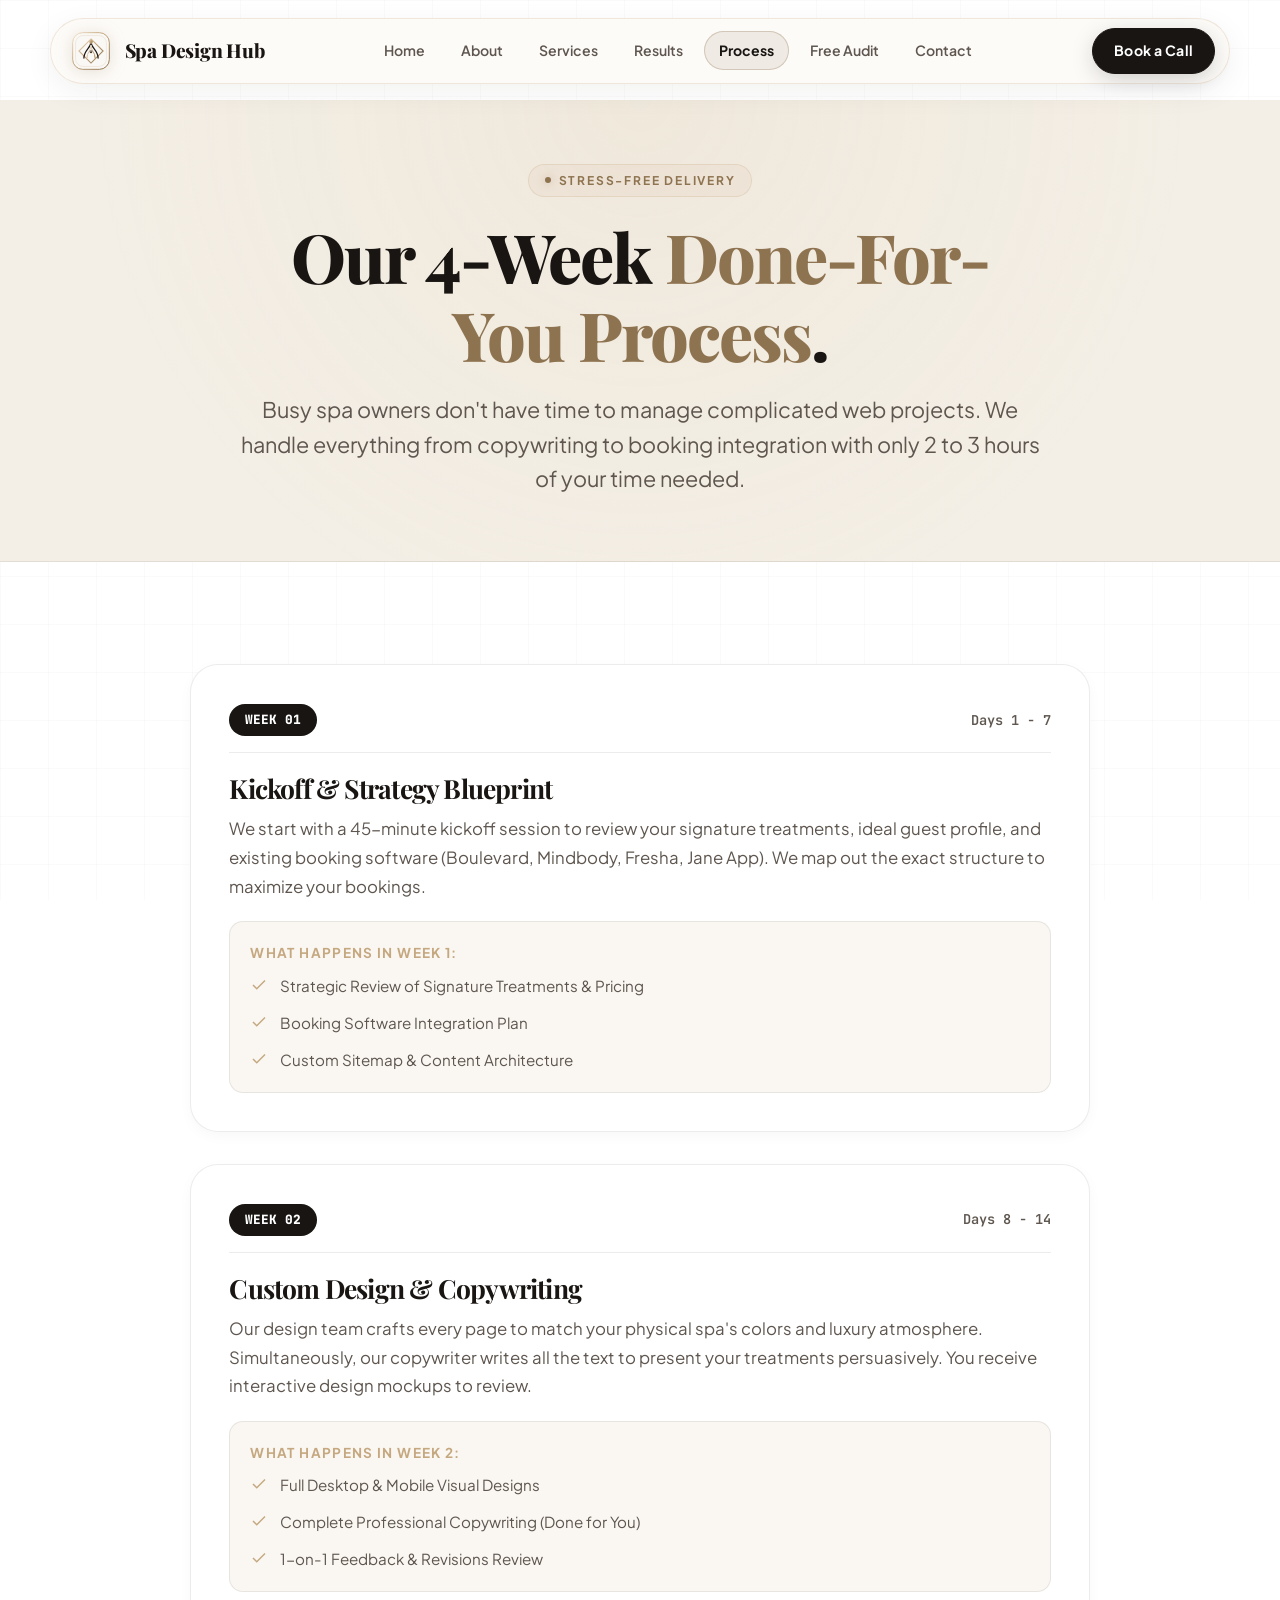
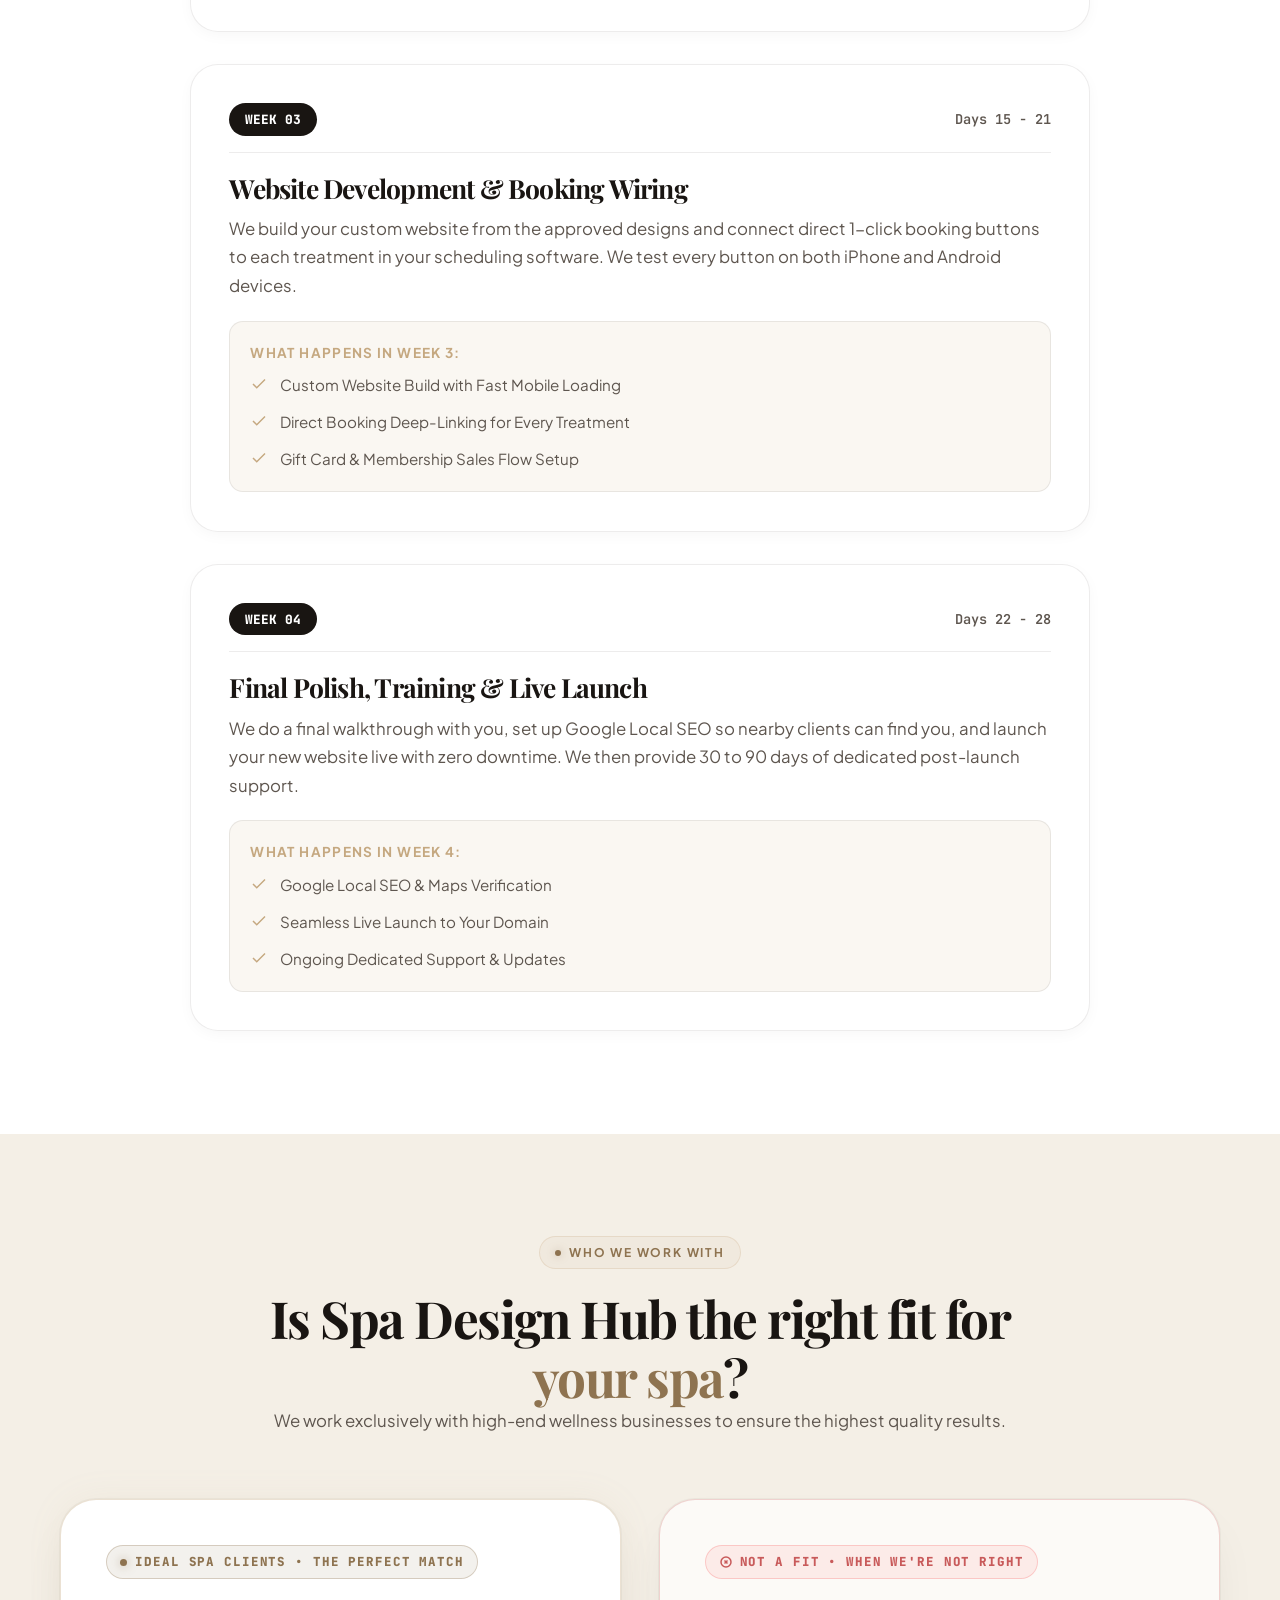
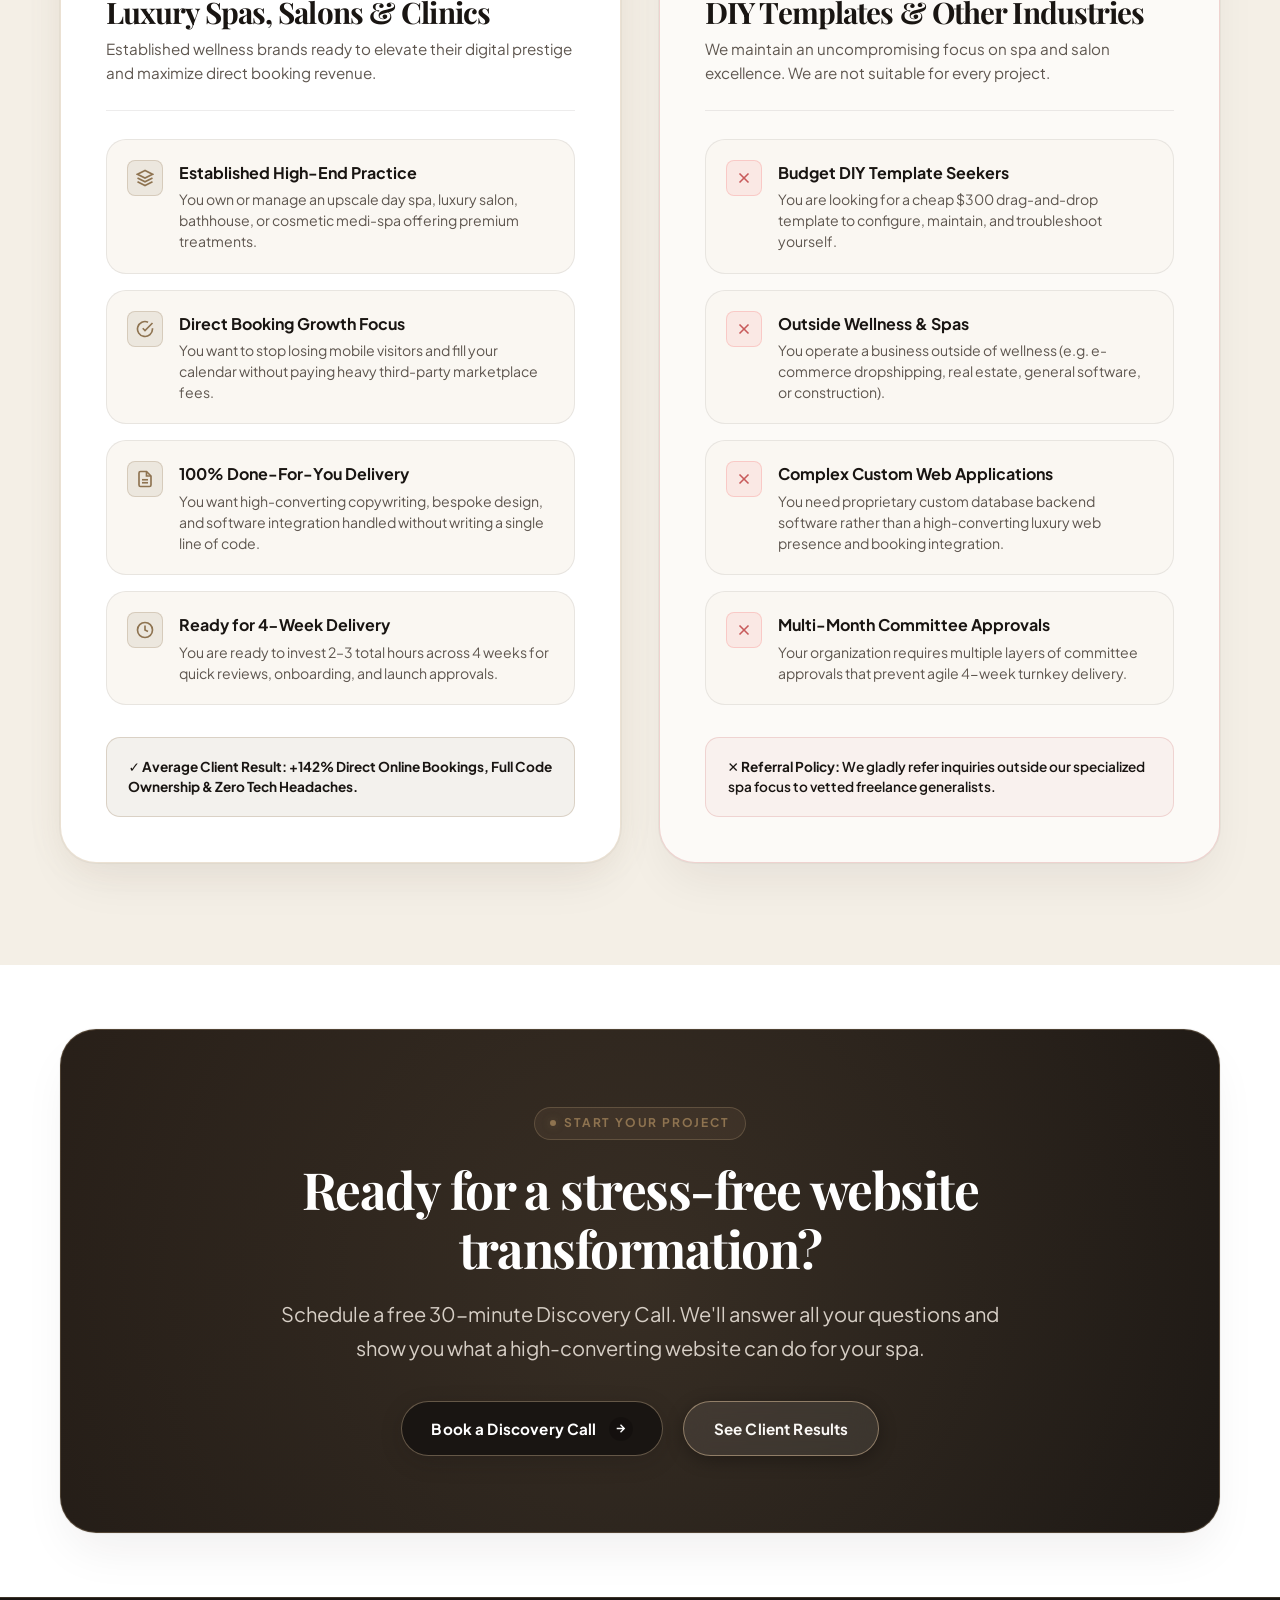
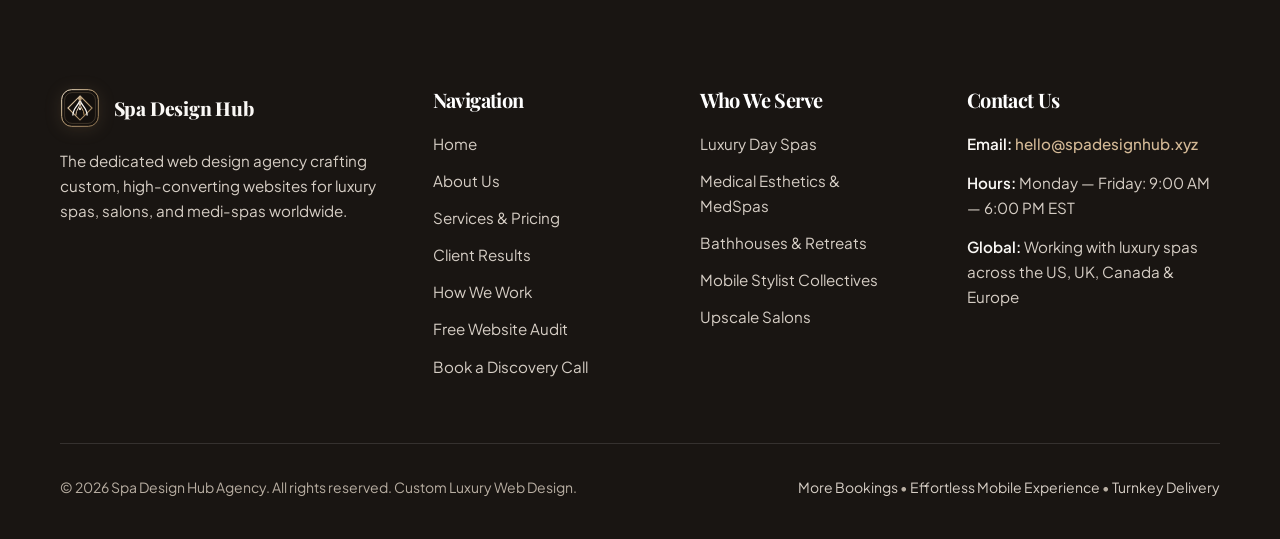
<file: process.html>
<!DOCTYPE html>
<html lang="en">
<head>
  <meta charset="UTF-8">
  <meta name="viewport" content="width=device-width, initial-scale=1.0">
  <title>How We Work | Spa Design Hub Spa Web Design Agency</title>
  <meta name="description" content="Discover our smooth, done-for-you 4-week web design process. We handle the design, copywriting, and booking setup so you can focus on running your spa.">
    <!-- Favicon / Brand Icon -->
  <link rel="icon" type="image/svg+xml" href="favicon.svg">
  <link rel="alternate icon" href="favicon.svg">
  <link rel="apple-touch-icon" href="favicon.svg">
  <link rel="stylesheet" href="css/styles.css">
</head>
<body>

  <!-- ==========================================================================
       FLOATING GLASSMORPHISM HEADER & NAVIGATION
       ========================================================================== -->
  <header class="site-header">
    <div class="nav-container">
      <div class="nav-bar">
        <!-- High-End Architectural Vector Logo -->
        <a href="index.html" class="brand-logo" aria-label="Spa Design Hub Home">
          <svg class="brand-logo-svg" viewBox="0 0 48 48" fill="none" xmlns="http://www.w3.org/2000/svg">
            <defs>
              <linearGradient id="hubHeaderGold" x1="0%" y1="0%" x2="100%" y2="100%">
                <stop offset="0%" stop-color="#F5E7D0" />
                <stop offset="40%" stop-color="#C5A880" />
                <stop offset="100%" stop-color="#8E7350" />
              </linearGradient>
              <linearGradient id="hubHeaderGoldCore" x1="0%" y1="0%" x2="100%" y2="100%">
                <stop offset="0%" stop-color="#FFFFFF" />
                <stop offset="50%" stop-color="#D4B996" />
                <stop offset="100%" stop-color="#A8824C" />
              </linearGradient>
            </defs>
            <rect x="2" y="2" width="44" height="44" rx="12" fill="#FAF8F5" stroke="url(#hubHeaderGold)" stroke-width="1.2" />
            <rect x="5.5" y="5.5" width="37" height="37" rx="9" fill="none" stroke="rgba(197, 168, 128, 0.3)" stroke-width="0.8" />
            <g transform="translate(24, 24)">
              <polygon points="0,-14.5 14.5,0 0,14.5 -14.5,0" fill="none" stroke="url(#hubHeaderGold)" stroke-width="1.3" />
              <path d="M-8.5,8.5 C-8.5,-1 0,-3.5 0,-11 C0,-3.5 8.5,-1 8.5,8.5" fill="none" stroke="#191512" stroke-width="1.5" stroke-linecap="round" />
              <path d="M-5,8.5 C-5,1.5 0,0 0,-7 C0,0 5,1.5 5,8.5" fill="none" stroke="url(#hubHeaderGoldCore)" stroke-width="1.2" stroke-linecap="round" />
              <line x1="-10.5" y1="8.5" x2="10.5" y2="8.5" stroke="url(#hubHeaderGold)" stroke-width="1.2" stroke-linecap="round" />
              <polygon points="0,-14.5 2.5,-11 0,-7.5 -2.5,-11" fill="url(#hubHeaderGold)" />
              <circle cx="0" cy="1" r="1.6" fill="#191512" />
              <circle cx="0" cy="1" r="0.9" fill="url(#hubHeaderGoldCore)" />
            </g>
          </svg>
          <span class="brand-title">Spa Design Hub</span>
        </a>

        <!-- Desktop Navigation Links -->
        <nav class="desktop-nav" aria-label="Main Navigation">
          <a href="index.html" class="nav-link">Home</a>
          <a href="about.html" class="nav-link">About</a>
          <a href="services.html" class="nav-link">Services</a>
          <a href="portfolio.html" class="nav-link">Results</a>
          <a href="process.html" class="nav-link active">Process</a>
          <a href="audit.html" class="nav-link">Free Audit</a>
          <a href="contact.html" class="nav-link">Contact</a>
        </nav>

        <div class="nav-actions">
          <a href="book-a-call.html" class="btn btn-primary btn-header-cta">
            Book a Call
          </a>
        </div>

        <!-- Pure CSS Mobile Hamburger Toggle -->
        <input type="checkbox" id="nav-toggle" class="nav-toggle-input" aria-label="Toggle navigation menu">
        <label for="nav-toggle" class="nav-toggle-label" aria-label="Open menu">
          <span></span>
          <span></span>
          <span></span>
        </label>

        <!-- Fullscreen Glass Mobile Drawer -->
        <div class="mobile-nav-drawer">
          <ul class="mobile-nav-list">
            <li><a href="index.html" class="mobile-nav-link"><span>Home</span> <span class="nav-num">01</span></a></li>
            <li><a href="about.html" class="mobile-nav-link"><span>About Us</span> <span class="nav-num">02</span></a></li>
            <li><a href="services.html" class="mobile-nav-link"><span>Services &amp; Pricing</span> <span class="nav-num">03</span></a></li>
            <li><a href="portfolio.html" class="mobile-nav-link"><span>Client Results</span> <span class="nav-num">04</span></a></li>
            <li><a href="process.html" class="mobile-nav-link active"><span>How We Work</span> <span class="nav-num">05</span></a></li>
            <li><a href="audit.html" class="mobile-nav-link"><span>Free Website Audit</span> <span class="nav-num">06</span></a></li>
            <li><a href="contact.html" class="mobile-nav-link"><span>Contact Us</span> <span class="nav-num">07</span></a></li>
          </ul>
          <div class="mobile-nav-footer">
            <p><strong>hello@spadesignhub.xyz</strong></p>
            <p style="font-size: 0.85rem; margin-top: 0.25rem;">Dedicated Web Design Agency for Luxury Spas &amp; Salons</p>
            <div style="margin-top: 1.25rem;">
              <a href="book-a-call.html" class="btn btn-primary" style="width: 100%;">Book a Discovery Call</a>
            </div>
          </div>
        </div>
      </div>
    </div>
  </header>

  <main>
    <!-- ==========================================================================
         PAGE HEADER
         ========================================================================== -->
    <section class="page-header-luxury">
      <div class="site-container">
        <div class="eyebrow-pill">
          <span class="pill-dot"></span>
          Stress-Free Delivery
        </div>
        <h1>
          Our 4-Week <span class="text-jade-accent">Done-For-You Process</span>.
        </h1>
        <p class="lead">
          Busy spa owners don't have time to manage complicated web projects. We handle everything from copywriting to booking integration with only 2 to 3 hours of your time needed.
        </p>
      </div>
    </section>

    <!-- ==========================================================================
         4-WEEK SPRINT TIMELINE
         ========================================================================== -->
    <section class="section-spacing">
      <div class="site-container">
        <div class="sprint-timeline-vertical">

          <!-- Week 1 -->
          <div class="sprint-card">
            <div class="sprint-header-row">
              <span class="sprint-week-pill">Week 01</span>
              <span class="sprint-duration-tag">Days 1 - 7</span>
            </div>
            <h3 style="font-size: 1.65rem; margin-bottom: 0.75rem;">Kickoff &amp; Strategy Blueprint</h3>
            <p>
              We start with a 45-minute kickoff session to review your signature treatments, ideal guest profile, and existing booking software (Boulevard, Mindbody, Fresha, Jane App). We map out the exact structure to maximize your bookings.
            </p>
            <div style="margin-top: 1.25rem; background: var(--color-surface-raised); padding: 1.25rem; border-radius: var(--radius-md); border: 1px solid var(--color-border);">
              <strong style="font-size: 0.85rem; text-transform: uppercase; letter-spacing: 0.1em; color: var(--color-jade-neon); display: block; margin-bottom: 0.5rem;">What Happens in Week 1:</strong>
              <ul class="service-feature-list" style="margin: 0;">
                <li><svg viewBox="0 0 24 24"><path d="M20 6L9 17l-5-5"/></svg> Strategic Review of Signature Treatments &amp; Pricing</li>
                <li><svg viewBox="0 0 24 24"><path d="M20 6L9 17l-5-5"/></svg> Booking Software Integration Plan</li>
                <li><svg viewBox="0 0 24 24"><path d="M20 6L9 17l-5-5"/></svg> Custom Sitemap &amp; Content Architecture</li>
              </ul>
            </div>
          </div>

          <!-- Week 2 -->
          <div class="sprint-card">
            <div class="sprint-header-row">
              <span class="sprint-week-pill">Week 02</span>
              <span class="sprint-duration-tag">Days 8 - 14</span>
            </div>
            <h3 style="font-size: 1.65rem; margin-bottom: 0.75rem;">Custom Design &amp; Copywriting</h3>
            <p>
              Our design team crafts every page to match your physical spa's colors and luxury atmosphere. Simultaneously, our copywriter writes all the text to present your treatments persuasively. You receive interactive design mockups to review.
            </p>
            <div style="margin-top: 1.25rem; background: var(--color-surface-raised); padding: 1.25rem; border-radius: var(--radius-md); border: 1px solid var(--color-border);">
              <strong style="font-size: 0.85rem; text-transform: uppercase; letter-spacing: 0.1em; color: var(--color-jade-neon); display: block; margin-bottom: 0.5rem;">What Happens in Week 2:</strong>
              <ul class="service-feature-list" style="margin: 0;">
                <li><svg viewBox="0 0 24 24"><path d="M20 6L9 17l-5-5"/></svg> Full Desktop &amp; Mobile Visual Designs</li>
                <li><svg viewBox="0 0 24 24"><path d="M20 6L9 17l-5-5"/></svg> Complete Professional Copywriting (Done for You)</li>
                <li><svg viewBox="0 0 24 24"><path d="M20 6L9 17l-5-5"/></svg> 1-on-1 Feedback &amp; Revisions Review</li>
              </ul>
            </div>
          </div>

          <!-- Week 3 -->
          <div class="sprint-card">
            <div class="sprint-header-row">
              <span class="sprint-week-pill">Week 03</span>
              <span class="sprint-duration-tag">Days 15 - 21</span>
            </div>
            <h3 style="font-size: 1.65rem; margin-bottom: 0.75rem;">Website Development &amp; Booking Wiring</h3>
            <p>
              We build your custom website from the approved designs and connect direct 1-click booking buttons to each treatment in your scheduling software. We test every button on both iPhone and Android devices.
            </p>
            <div style="margin-top: 1.25rem; background: var(--color-surface-raised); padding: 1.25rem; border-radius: var(--radius-md); border: 1px solid var(--color-border);">
              <strong style="font-size: 0.85rem; text-transform: uppercase; letter-spacing: 0.1em; color: var(--color-jade-neon); display: block; margin-bottom: 0.5rem;">What Happens in Week 3:</strong>
              <ul class="service-feature-list" style="margin: 0;">
                <li><svg viewBox="0 0 24 24"><path d="M20 6L9 17l-5-5"/></svg> Custom Website Build with Fast Mobile Loading</li>
                <li><svg viewBox="0 0 24 24"><path d="M20 6L9 17l-5-5"/></svg> Direct Booking Deep-Linking for Every Treatment</li>
                <li><svg viewBox="0 0 24 24"><path d="M20 6L9 17l-5-5"/></svg> Gift Card &amp; Membership Sales Flow Setup</li>
              </ul>
            </div>
          </div>

          <!-- Week 4 -->
          <div class="sprint-card">
            <div class="sprint-header-row">
              <span class="sprint-week-pill">Week 04</span>
              <span class="sprint-duration-tag">Days 22 - 28</span>
            </div>
            <h3 style="font-size: 1.65rem; margin-bottom: 0.75rem;">Final Polish, Training &amp; Live Launch</h3>
            <p>
              We do a final walkthrough with you, set up Google Local SEO so nearby clients can find you, and launch your new website live with zero downtime. We then provide 30 to 90 days of dedicated post-launch support.
            </p>
            <div style="margin-top: 1.25rem; background: var(--color-surface-raised); padding: 1.25rem; border-radius: var(--radius-md); border: 1px solid var(--color-border);">
              <strong style="font-size: 0.85rem; text-transform: uppercase; letter-spacing: 0.1em; color: var(--color-jade-neon); display: block; margin-bottom: 0.5rem;">What Happens in Week 4:</strong>
              <ul class="service-feature-list" style="margin: 0;">
                <li><svg viewBox="0 0 24 24"><path d="M20 6L9 17l-5-5"/></svg> Google Local SEO &amp; Maps Verification</li>
                <li><svg viewBox="0 0 24 24"><path d="M20 6L9 17l-5-5"/></svg> Seamless Live Launch to Your Domain</li>
                <li><svg viewBox="0 0 24 24"><path d="M20 6L9 17l-5-5"/></svg> Ongoing Dedicated Support &amp; Updates</li>
              </ul>
            </div>
          </div>

        </div>
      </div>
    </section>

    <!-- ==========================================================================
         WHO WE WORK WITH
         ========================================================================== -->
    <section class="section-spacing" style="background-color: var(--color-bg-alt);">
      <div class="site-container">
        <div class="section-header text-center">
          <div class="eyebrow-pill">
            <span class="pill-dot"></span>
            Who We Work With
          </div>
          <h2>
            Is Spa Design Hub the right fit for <span class="text-jade-accent">your spa</span>?
          </h2>
          <p>
            We work exclusively with high-end wellness businesses to ensure the highest quality results.
          </p>
        </div>

        <div class="qualification-grid">
          <!-- Great Fit Card -->
          <div class="fit-card is-fit">
            <div class="fit-card-header">
              <div class="fit-status-badge">
                <span class="badge-pulse-dot"></span>
                Ideal Spa Clients &bull; The Perfect Match
              </div>
              <h3 class="fit-card-title">Luxury Spas, Salons &amp; Clinics</h3>
              <p class="fit-card-sub">
                Established wellness brands ready to elevate their digital prestige and maximize direct booking revenue.
              </p>
            </div>

            <!-- 4 Structured Benefit Tiles -->
            <div class="fit-tile-stack">
              <div class="fit-tile-item">
                <div class="fit-tile-icon-box">
                  <svg viewBox="0 0 24 24"><path d="M12 2L2 7l10 5 10-5-10-5zM2 17l10 5 10-5M2 12l10 5 10-5"/></svg>
                </div>
                <div class="fit-tile-content">
                  <span class="fit-tile-heading">Established High-End Practice</span>
                  <p class="fit-tile-desc">You own or manage an upscale day spa, luxury salon, bathhouse, or cosmetic medi-spa offering premium treatments.</p>
                </div>
              </div>

              <div class="fit-tile-item">
                <div class="fit-tile-icon-box">
                  <svg viewBox="0 0 24 24"><path d="M22 11.08V12a10 10 0 1 1-5.93-9.14"/><polyline points="22 4 12 14.01 9 11.01"/></svg>
                </div>
                <div class="fit-tile-content">
                  <span class="fit-tile-heading">Direct Booking Growth Focus</span>
                  <p class="fit-tile-desc">You want to stop losing mobile visitors and fill your calendar without paying heavy third-party marketplace fees.</p>
                </div>
              </div>

              <div class="fit-tile-item">
                <div class="fit-tile-icon-box">
                  <svg viewBox="0 0 24 24"><path d="M14 2H6a2 2 0 0 0-2 2v16a2 2 0 0 0 2 2h12a2 2 0 0 0 2-2V8z"/><polyline points="14 2 14 8 20 8"/><line x1="16" y1="13" x2="8" y2="13"/><line x1="16" y1="17" x2="8" y2="17"/></svg>
                </div>
                <div class="fit-tile-content">
                  <span class="fit-tile-heading">100% Done-For-You Delivery</span>
                  <p class="fit-tile-desc">You want high-converting copywriting, bespoke design, and software integration handled without writing a single line of code.</p>
                </div>
              </div>

              <div class="fit-tile-item">
                <div class="fit-tile-icon-box">
                  <svg viewBox="0 0 24 24"><circle cx="12" cy="12" r="10"/><polyline points="12 6 12 12 16 14"/></svg>
                </div>
                <div class="fit-tile-content">
                  <span class="fit-tile-heading">Ready for 4-Week Delivery</span>
                  <p class="fit-tile-desc">You are ready to invest 2&ndash;3 total hours across 4 weeks for quick reviews, onboarding, and launch approvals.</p>
                </div>
              </div>
            </div>

            <!-- Footer Highlight -->
            <div class="fit-card-footer">
              &#10003; <strong>Average Client Result:</strong> +142% Direct Online Bookings, Full Code Ownership &amp; Zero Tech Headaches.
            </div>
          </div>

          <!-- Not A Fit Card -->
          <div class="fit-card not-fit">
            <div class="fit-card-header">
              <div class="fit-status-badge">
                <svg width="12" height="12" viewBox="0 0 24 24" fill="none" stroke="currentColor" stroke-width="3"><circle cx="12" cy="12" r="10"/><line x1="15" y1="9" x2="9" y2="15"/><line x1="9" y1="9" x2="15" y2="15"/></svg>
                Not A Fit &bull; When We're Not Right
              </div>
              <h3 class="fit-card-title">DIY Templates &amp; Other Industries</h3>
              <p class="fit-card-sub">
                We maintain an uncompromising focus on spa and salon excellence. We are not suitable for every project.
              </p>
            </div>

            <!-- 4 Structured Filter Tiles -->
            <div class="fit-tile-stack">
              <div class="fit-tile-item">
                <div class="fit-tile-icon-box">
                  <svg viewBox="0 0 24 24"><line x1="18" y1="6" x2="6" y2="18"/><line x1="6" y1="6" x2="18" y2="18"/></svg>
                </div>
                <div class="fit-tile-content">
                  <span class="fit-tile-heading">Budget DIY Template Seekers</span>
                  <p class="fit-tile-desc">You are looking for a cheap $300 drag-and-drop template to configure, maintain, and troubleshoot yourself.</p>
                </div>
              </div>

              <div class="fit-tile-item">
                <div class="fit-tile-icon-box">
                  <svg viewBox="0 0 24 24"><line x1="18" y1="6" x2="6" y2="18"/><line x1="6" y1="6" x2="18" y2="18"/></svg>
                </div>
                <div class="fit-tile-content">
                  <span class="fit-tile-heading">Outside Wellness &amp; Spas</span>
                  <p class="fit-tile-desc">You operate a business outside of wellness (e.g. e-commerce dropshipping, real estate, general software, or construction).</p>
                </div>
              </div>

              <div class="fit-tile-item">
                <div class="fit-tile-icon-box">
                  <svg viewBox="0 0 24 24"><line x1="18" y1="6" x2="6" y2="18"/><line x1="6" y1="6" x2="18" y2="18"/></svg>
                </div>
                <div class="fit-tile-content">
                  <span class="fit-tile-heading">Complex Custom Web Applications</span>
                  <p class="fit-tile-desc">You need proprietary custom database backend software rather than a high-converting luxury web presence and booking integration.</p>
                </div>
              </div>

              <div class="fit-tile-item">
                <div class="fit-tile-icon-box">
                  <svg viewBox="0 0 24 24"><line x1="18" y1="6" x2="6" y2="18"/><line x1="6" y1="6" x2="18" y2="18"/></svg>
                </div>
                <div class="fit-tile-content">
                  <span class="fit-tile-heading">Multi-Month Committee Approvals</span>
                  <p class="fit-tile-desc">Your organization requires multiple layers of committee approvals that prevent agile 4-week turnkey delivery.</p>
                </div>
              </div>
            </div>

            <!-- Footer Highlight -->
            <div class="fit-card-footer">
              &#10005; <strong>Referral Policy:</strong> We gladly refer inquiries outside our specialized spa focus to vetted freelance generalists.
            </div>
          </div>
        </div>
      </div>
    </section>

    <!-- ==========================================================================
         CALL TO ACTION SECTION
         ========================================================================== -->
    <section class="section-spacing-sm">
      <div class="site-container">
        <div class="cta-banner-luxury">
          <div class="cta-banner-content">
            <div class="eyebrow-pill">
              <span class="pill-dot"></span>
              Start Your Project
            </div>
            <h2>
              Ready for a stress-free website transformation?
            </h2>
            <p>
              Schedule a free 30-minute Discovery Call. We'll answer all your questions and show you what a high-converting website can do for your spa.
            </p>
            <div style="display: flex; justify-content: center; gap: 1.25rem; flex-wrap: wrap;">
              <a href="book-a-call.html" class="btn btn-gold">
                Book a Discovery Call
                <span class="btn-icon-wrapper">
                  <svg viewBox="0 0 24 24"><path d="M5 12h14M12 5l7 7-7 7"/></svg>
                </span>
              </a>
              <a href="portfolio.html" class="btn btn-ghost-light">
                See Client Results
              </a>
            </div>
          </div>
        </div>
      </div>
    </section>
  </main>

  <!-- ==========================================================================
       STICKY MOBILE CTA BAR
       ========================================================================== -->
  <div class="mobile-sticky-cta" aria-label="Mobile Quick Booking CTA">
    <div class="mobile-cta-text">
      <strong>Spa Design Hub</strong>
      <span>Spa Web Design</span>
    </div>
    <a href="book-a-call.html" class="btn btn-gold">
      Book Call
    </a>
  </div>

  <!-- ==========================================================================
       GLOBAL FOOTER
       ========================================================================== -->
  <footer class="site-footer">
    <div class="site-container">
      <div class="footer-grid">
        <div class="footer-brand">
          <a href="index.html" class="brand-logo">
            <svg class="brand-logo-svg" viewBox="0 0 48 48" fill="none" xmlns="http://www.w3.org/2000/svg">
              <defs>
                <linearGradient id="hubGoldFoot" x1="0%" y1="0%" x2="100%" y2="100%">
                  <stop offset="0%" stop-color="#F5E7D0" />
                  <stop offset="40%" stop-color="#C5A880" />
                  <stop offset="100%" stop-color="#8E7350" />
                </linearGradient>
                <linearGradient id="hubGoldFootCore" x1="0%" y1="0%" x2="100%" y2="100%">
                  <stop offset="0%" stop-color="#FFFFFF" />
                  <stop offset="50%" stop-color="#D4B996" />
                  <stop offset="100%" stop-color="#A8824C" />
                </linearGradient>
              </defs>
              <rect x="2" y="2" width="44" height="44" rx="12" fill="#14100D" stroke="url(#hubGoldFoot)" stroke-width="1.2" />
              <rect x="5.5" y="5.5" width="37" height="37" rx="9" fill="none" stroke="rgba(197, 168, 128, 0.35)" stroke-width="0.8" />
              <g transform="translate(24, 24)">
                <polygon points="0,-14.5 14.5,0 0,14.5 -14.5,0" fill="none" stroke="url(#hubGoldFoot)" stroke-width="1.3" />
                <path d="M-8.5,8.5 C-8.5,-1 0,-3.5 0,-11 C0,-3.5 8.5,-1 8.5,8.5" fill="none" stroke="#FAF8F5" stroke-width="1.5" stroke-linecap="round" />
                <path d="M-5,8.5 C-5,1.5 0,0 0,-7 C0,0 5,1.5 5,8.5" fill="none" stroke="url(#hubGoldFootCore)" stroke-width="1.2" stroke-linecap="round" />
                <line x1="-10.5" y1="8.5" x2="10.5" y2="8.5" stroke="url(#hubGoldFoot)" stroke-width="1.2" stroke-linecap="round" />
                <polygon points="0,-14.5 2.5,-11 0,-7.5 -2.5,-11" fill="url(#hubGoldFoot)" />
                <circle cx="0" cy="1" r="1.6" fill="#FAF8F5" />
                <circle cx="0" cy="1" r="0.9" fill="url(#hubGoldFootCore)" />
              </g>
            </svg>
            <span class="brand-title">Spa Design Hub</span>
          </a>
          <p>
            The dedicated web design agency crafting custom, high-converting websites for luxury spas, salons, and medi-spas worldwide.
          </p>
        </div>

        <div class="footer-col">
          <h4>Navigation</h4>
          <div class="footer-links">
            <a href="index.html">Home</a>
            <a href="about.html">About Us</a>
            <a href="services.html">Services &amp; Pricing</a>
            <a href="portfolio.html">Client Results</a>
            <a href="process.html">How We Work</a>
            <a href="audit.html">Free Website Audit</a>
            <a href="book-a-call.html">Book a Discovery Call</a>
          </div>
        </div>

        <div class="footer-col">
          <h4>Who We Serve</h4>
          <div class="footer-links">
            <a href="portfolio.html">Luxury Day Spas</a>
            <a href="portfolio.html">Medical Esthetics &amp; MedSpas</a>
            <a href="portfolio.html">Bathhouses &amp; Retreats</a>
            <a href="portfolio.html">Mobile Stylist Collectives</a>
            <a href="portfolio.html">Upscale Salons</a>
          </div>
        </div>

        <div class="footer-col">
          <h4>Contact Us</h4>
          <div class="footer-contact-info">
            <p><strong>Email:</strong> <a href="mailto:hello@spadesignhub.xyz">hello@spadesignhub.xyz</a></p>
            <p><strong>Hours:</strong> Monday — Friday: 9:00 AM — 6:00 PM EST</p>
            <p><strong>Global:</strong> Working with luxury spas across the US, UK, Canada &amp; Europe</p>
          </div>
        </div>
      </div>

      <div class="footer-bottom">
        <div>
          &copy; 2026 Spa Design Hub Agency. All rights reserved. Custom Luxury Web Design.
        </div>
        <div>
          <span>More Bookings</span> &bull; <span>Effortless Mobile Experience</span> &bull; <span>Turnkey Delivery</span>
        </div>
      </div>
    </div>
  </footer>

  <script src="js/app.js" defer></script>
</body>
</html>
</file>
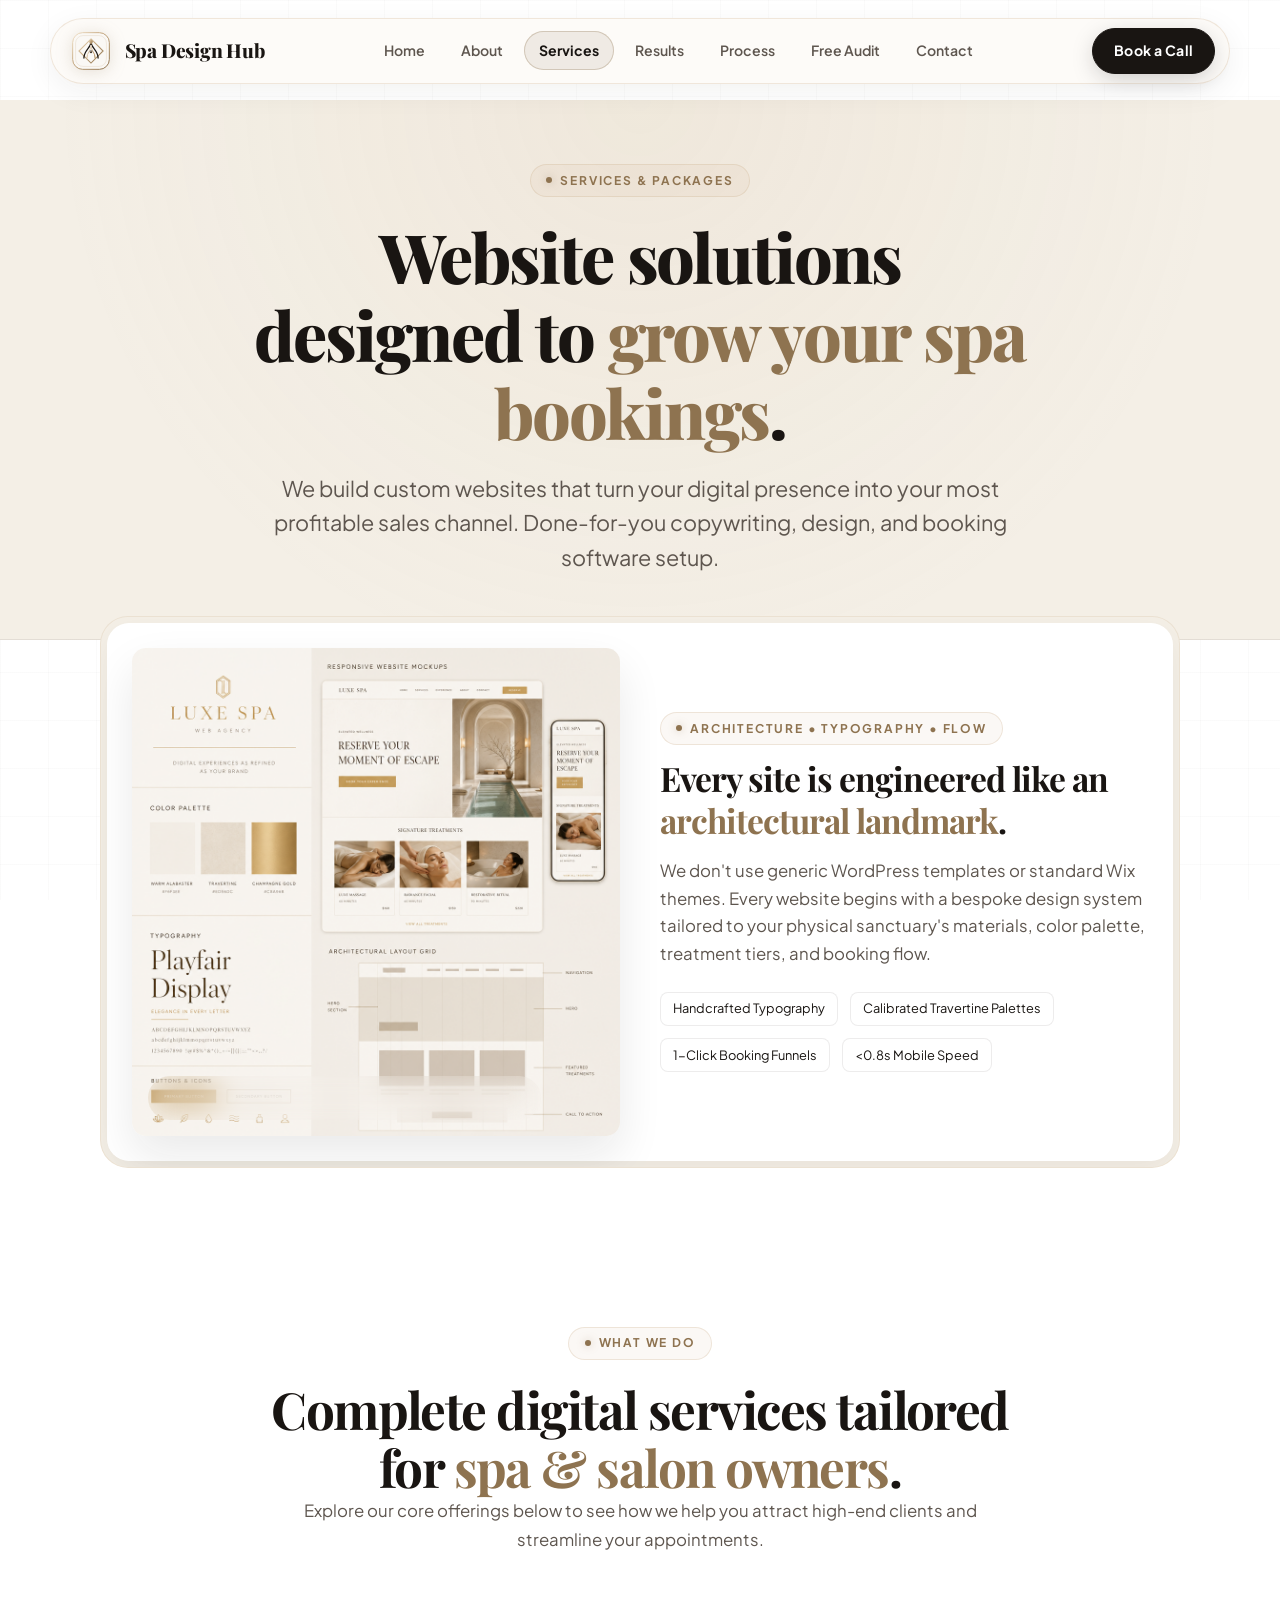
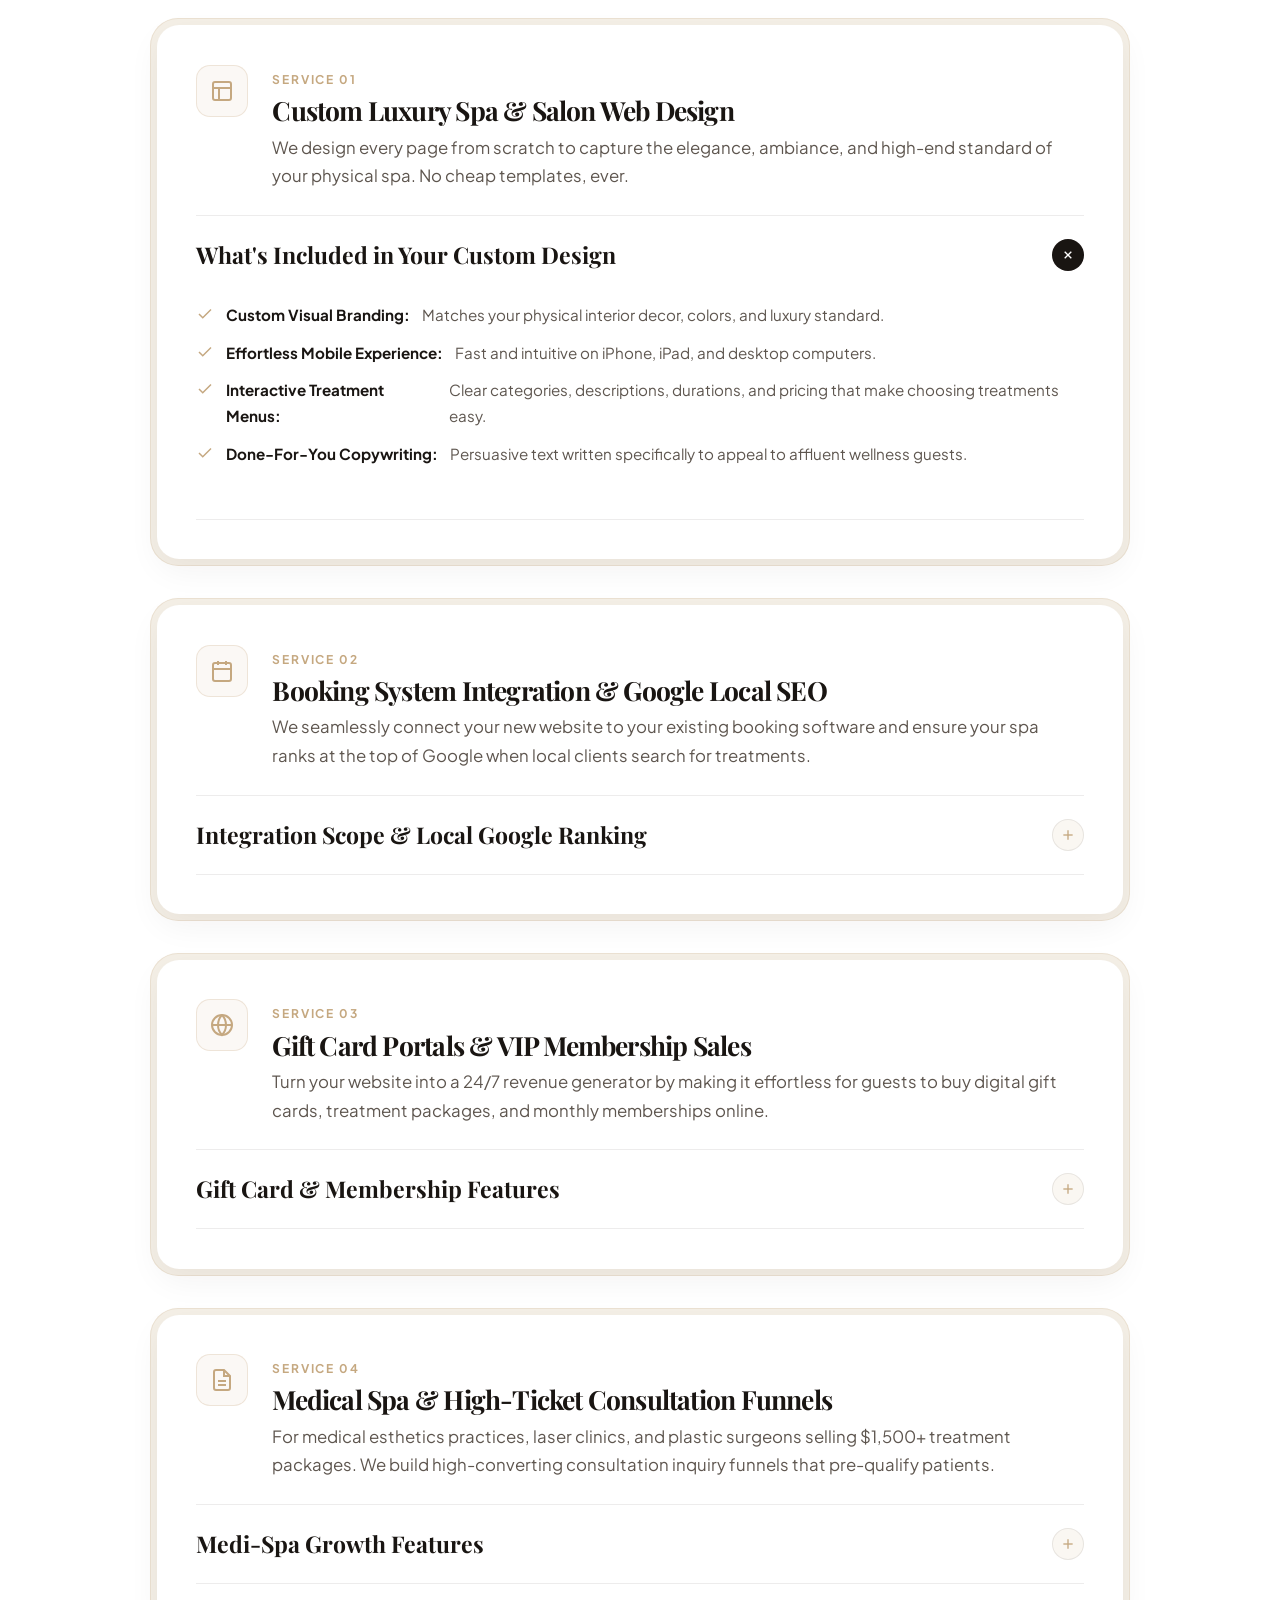
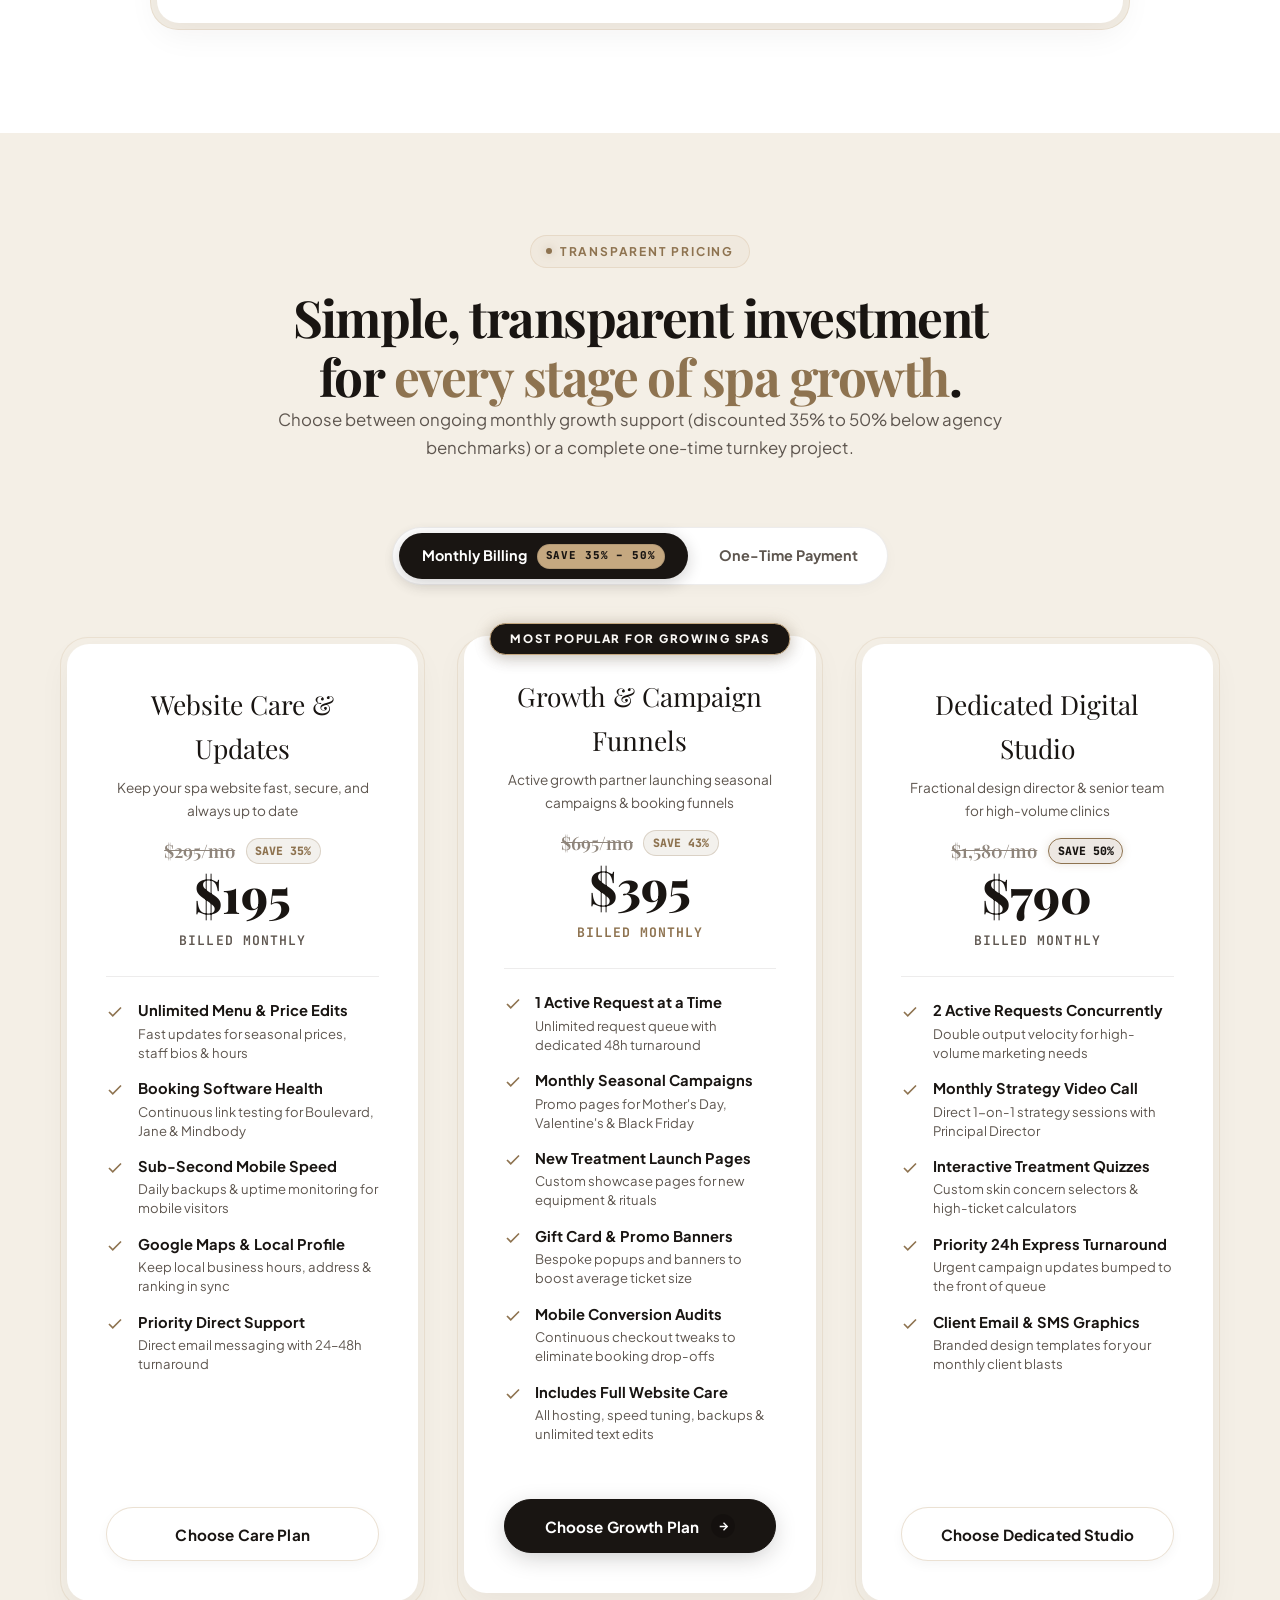
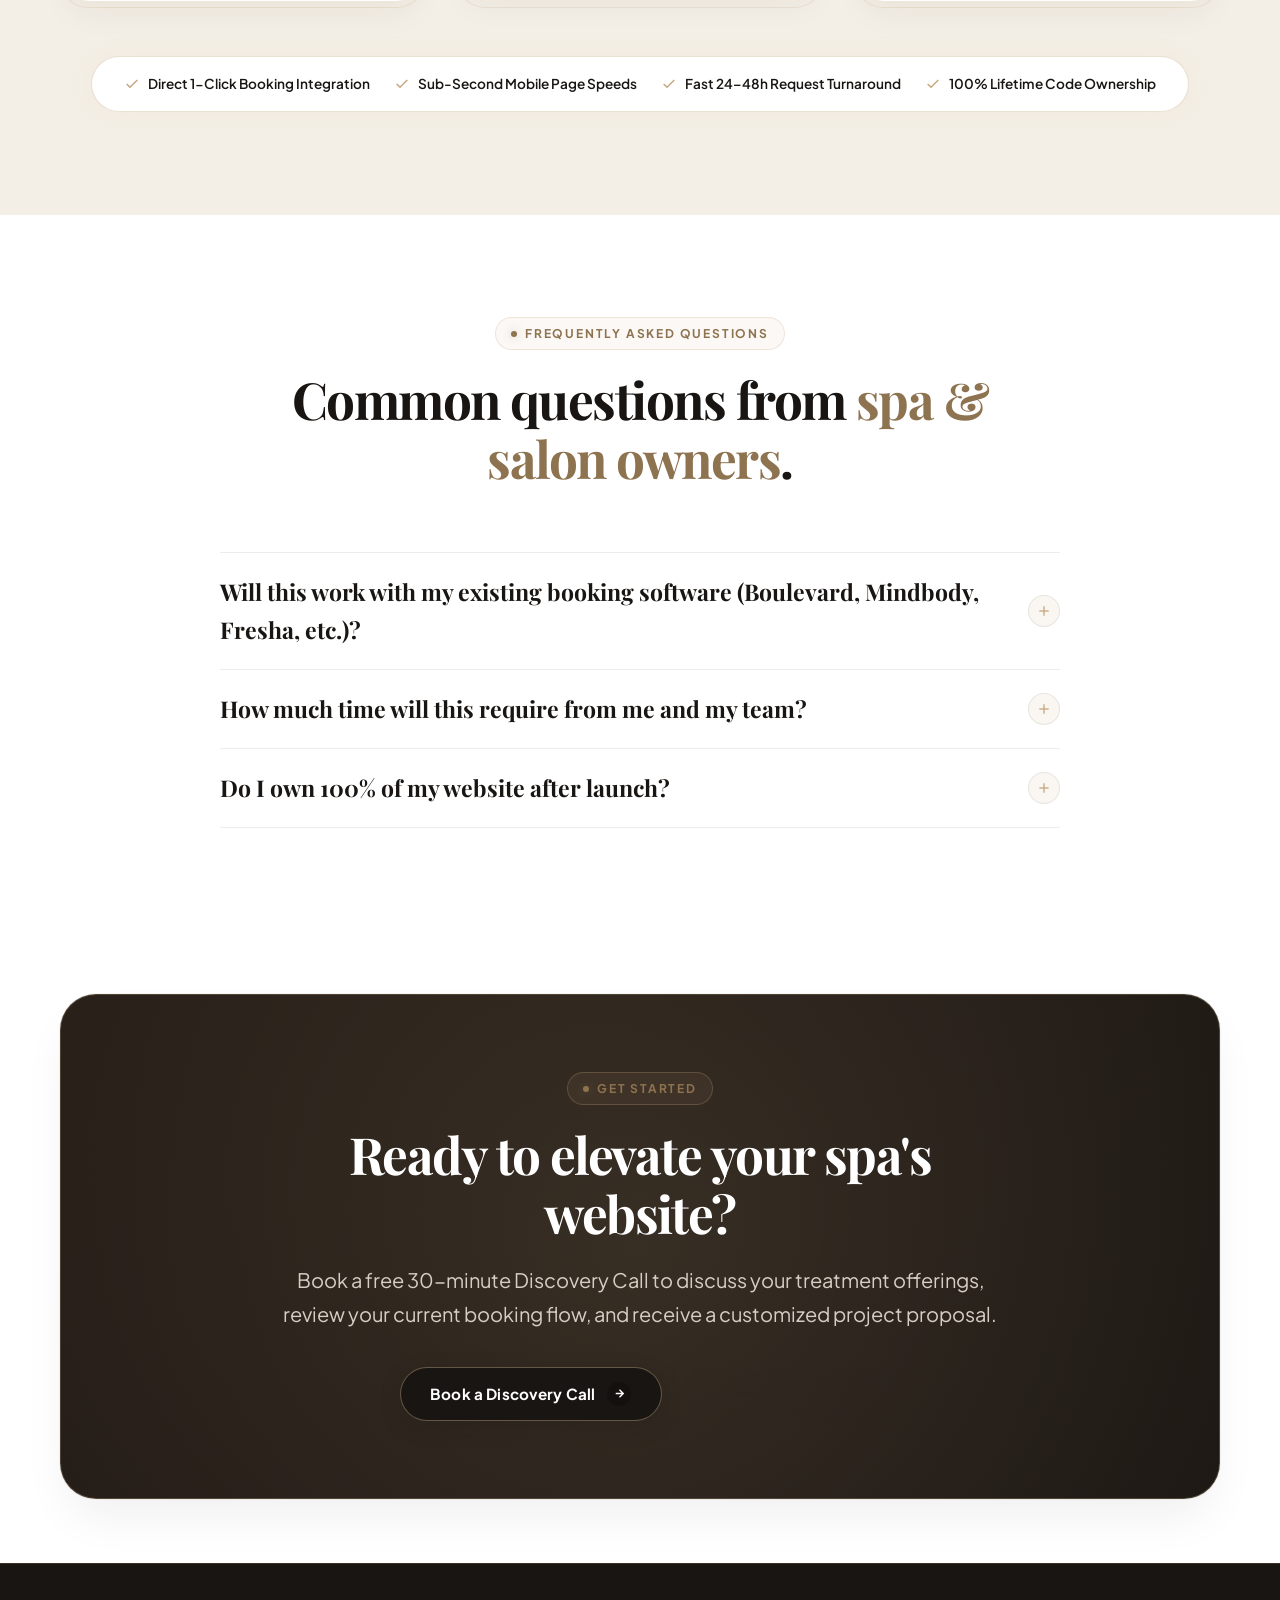
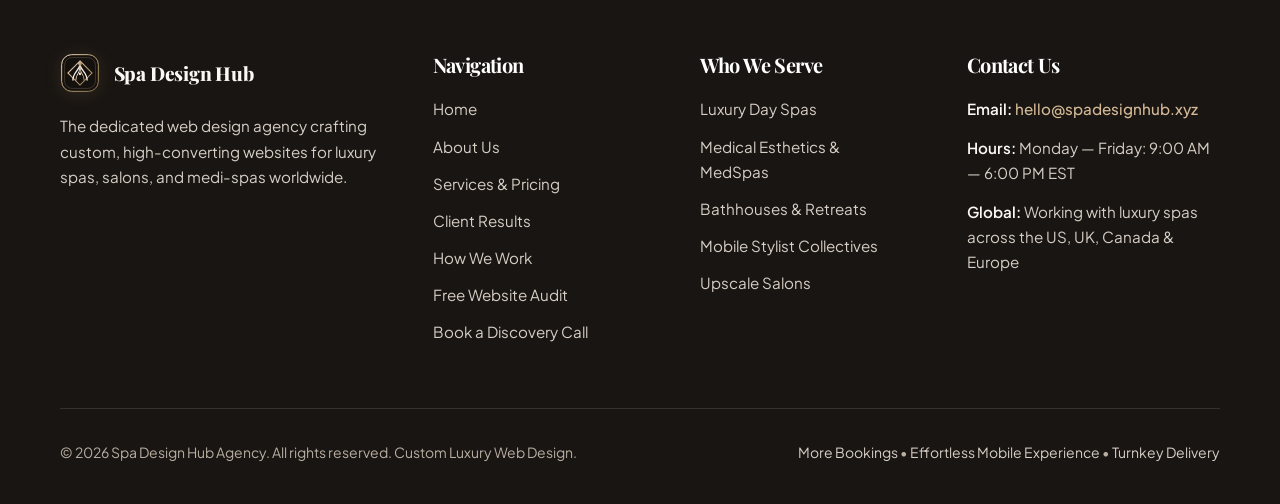
<file: services.html>
<!DOCTYPE html>
<html lang="en">
<head>
  <meta charset="UTF-8">
  <meta name="viewport" content="width=device-width, initial-scale=1.0">
  <title>Services &amp; Pricing | Spa Design Hub Spa Web Design Agency</title>
  <meta name="description" content="Explore our complete website design services and transparent sprint packages for luxury day spas, salons, and medical esthetics practices.">
    <!-- Favicon / Brand Icon -->
  <link rel="icon" type="image/svg+xml" href="favicon.svg">
  <link rel="alternate icon" href="favicon.svg">
  <link rel="apple-touch-icon" href="favicon.svg">
  <link rel="stylesheet" href="css/styles.css">
</head>
<body>

  <!-- ==========================================================================
       FLOATING GLASSMORPHISM HEADER & NAVIGATION
       ========================================================================== -->
  <header class="site-header">
    <div class="nav-container">
      <div class="nav-bar">
        <!-- High-End Architectural Vector Logo -->
        <a href="index.html" class="brand-logo" aria-label="Spa Design Hub Home">
          <svg class="brand-logo-svg" viewBox="0 0 48 48" fill="none" xmlns="http://www.w3.org/2000/svg">
            <defs>
              <linearGradient id="hubHeaderGold" x1="0%" y1="0%" x2="100%" y2="100%">
                <stop offset="0%" stop-color="#F5E7D0" />
                <stop offset="40%" stop-color="#C5A880" />
                <stop offset="100%" stop-color="#8E7350" />
              </linearGradient>
              <linearGradient id="hubHeaderGoldCore" x1="0%" y1="0%" x2="100%" y2="100%">
                <stop offset="0%" stop-color="#FFFFFF" />
                <stop offset="50%" stop-color="#D4B996" />
                <stop offset="100%" stop-color="#A8824C" />
              </linearGradient>
            </defs>
            <rect x="2" y="2" width="44" height="44" rx="12" fill="#FAF8F5" stroke="url(#hubHeaderGold)" stroke-width="1.2" />
            <rect x="5.5" y="5.5" width="37" height="37" rx="9" fill="none" stroke="rgba(197, 168, 128, 0.3)" stroke-width="0.8" />
            <g transform="translate(24, 24)">
              <polygon points="0,-14.5 14.5,0 0,14.5 -14.5,0" fill="none" stroke="url(#hubHeaderGold)" stroke-width="1.3" />
              <path d="M-8.5,8.5 C-8.5,-1 0,-3.5 0,-11 C0,-3.5 8.5,-1 8.5,8.5" fill="none" stroke="#191512" stroke-width="1.5" stroke-linecap="round" />
              <path d="M-5,8.5 C-5,1.5 0,0 0,-7 C0,0 5,1.5 5,8.5" fill="none" stroke="url(#hubHeaderGoldCore)" stroke-width="1.2" stroke-linecap="round" />
              <line x1="-10.5" y1="8.5" x2="10.5" y2="8.5" stroke="url(#hubHeaderGold)" stroke-width="1.2" stroke-linecap="round" />
              <polygon points="0,-14.5 2.5,-11 0,-7.5 -2.5,-11" fill="url(#hubHeaderGold)" />
              <circle cx="0" cy="1" r="1.6" fill="#191512" />
              <circle cx="0" cy="1" r="0.9" fill="url(#hubHeaderGoldCore)" />
            </g>
          </svg>
          <span class="brand-title">Spa Design Hub</span>
        </a>

        <!-- Desktop Navigation Links -->
        <nav class="desktop-nav" aria-label="Main Navigation">
          <a href="index.html" class="nav-link">Home</a>
          <a href="about.html" class="nav-link">About</a>
          <a href="services.html" class="nav-link active">Services</a>
          <a href="portfolio.html" class="nav-link">Results</a>
          <a href="process.html" class="nav-link">Process</a>
          <a href="audit.html" class="nav-link">Free Audit</a>
          <a href="contact.html" class="nav-link">Contact</a>
        </nav>

        <div class="nav-actions">
          <a href="book-a-call.html" class="btn btn-primary btn-header-cta">
            Book a Call
          </a>
        </div>

        <!-- Pure CSS Mobile Hamburger Toggle -->
        <input type="checkbox" id="nav-toggle" class="nav-toggle-input" aria-label="Toggle navigation menu">
        <label for="nav-toggle" class="nav-toggle-label" aria-label="Open menu">
          <span></span>
          <span></span>
          <span></span>
        </label>

        <!-- Fullscreen Glass Mobile Drawer -->
        <div class="mobile-nav-drawer">
          <ul class="mobile-nav-list">
            <li><a href="index.html" class="mobile-nav-link"><span>Home</span> <span class="nav-num">01</span></a></li>
            <li><a href="about.html" class="mobile-nav-link"><span>About Us</span> <span class="nav-num">02</span></a></li>
            <li><a href="services.html" class="mobile-nav-link active"><span>Services &amp; Pricing</span> <span class="nav-num">03</span></a></li>
            <li><a href="portfolio.html" class="mobile-nav-link"><span>Client Results</span> <span class="nav-num">04</span></a></li>
            <li><a href="process.html" class="mobile-nav-link"><span>How We Work</span> <span class="nav-num">05</span></a></li>
            <li><a href="audit.html" class="mobile-nav-link"><span>Free Website Audit</span> <span class="nav-num">06</span></a></li>
            <li><a href="contact.html" class="mobile-nav-link"><span>Contact Us</span> <span class="nav-num">07</span></a></li>
          </ul>
          <div class="mobile-nav-footer">
            <p><strong>hello@spadesignhub.xyz</strong></p>
            <p style="font-size: 0.85rem; margin-top: 0.25rem;">Dedicated Web Design Agency for Luxury Spas &amp; Salons</p>
            <div style="margin-top: 1.25rem;">
              <a href="book-a-call.html" class="btn btn-primary" style="width: 100%;">Book a Discovery Call</a>
            </div>
          </div>
        </div>
      </div>
    </div>
  </header>

  <main>
    <!-- ==========================================================================
         PAGE HEADER
         ========================================================================== -->
    <section class="page-header-luxury">
      <div class="site-container">
        <div class="eyebrow-pill">
          <span class="pill-dot"></span>
          Services &amp; Packages
        </div>
        <h1>
          Website solutions designed to <span class="text-jade-accent">grow your spa bookings</span>.
        </h1>
        <p class="lead">
          We build custom websites that turn your digital presence into your most profitable sales channel. Done-for-you copywriting, design, and booking software setup.
        </p>
      </div>
    </section>

    <!-- Design System Blueprint Feature Banner -->
    <section style="padding: 0 0 3.5rem 0; margin-top: -1.5rem;">
      <div class="site-container">
        <div class="double-bezel-card" style="max-width: 1080px; margin: 0 auto; overflow: hidden;">
          <div class="double-bezel-inner" style="padding: 1.5rem; display: grid; grid-template-columns: repeat(auto-fit, minmax(320px, 1fr)); gap: 2.5rem; align-items: center;">
            <div style="position: relative; border-radius: var(--radius-md); overflow: hidden; box-shadow: 0 20px 45px rgba(25, 21, 18, 0.09);">
              <img loading="lazy" decoding="async" src="images/services-bespoke-craft.png" alt="Spa Design Hub Luxury Web Design System Presentation Board" style="width: 100%; height: auto; display: block; object-fit: cover;">
              <div class="bento-floating-badge" style="bottom: 1rem; left: 1rem; right: auto;">
                <span class="live-dot"></span>
                <span>The Spa Design Hub Standard &bull; 100% Bespoke</span>
              </div>
            </div>
            <div style="text-align: left;">
              <div class="eyebrow-pill" style="margin-bottom: 0.75rem;">
                <span class="pill-dot"></span>
                Architecture &bull; Typography &bull; Flow
              </div>
              <h3 style="font-size: 2.1rem; line-height: 1.25; margin-bottom: 1rem;">
                Every site is engineered like an <span class="text-jade-accent">architectural landmark</span>.
              </h3>
              <p style="color: var(--color-text-muted); font-size: 1.05rem; line-height: 1.65; margin-bottom: 1.5rem;">
                We don't use generic WordPress templates or standard Wix themes. Every website begins with a bespoke design system tailored to your physical sanctuary's materials, color palette, treatment tiers, and booking flow.
              </p>
              <div style="display: flex; flex-wrap: wrap; gap: 0.75rem;">
                <span class="bento-tag-item">Handcrafted Typography</span>
                <span class="bento-tag-item">Calibrated Travertine Palettes</span>
                <span class="bento-tag-item">1-Click Booking Funnels</span>
                <span class="bento-tag-item">&lt;0.8s Mobile Speed</span>
              </div>
            </div>
          </div>
        </div>
      </div>
    </section>

    <!-- ==========================================================================
         4 CORE SERVICES
         ========================================================================== -->
    <section class="section-spacing">
      <div class="site-container">
        <div class="section-header text-center">
          <div class="eyebrow-pill">
            <span class="pill-dot"></span>
            What We Do
          </div>
          <h2>
            Complete digital services tailored for <span class="text-jade-accent">spa &amp; salon owners</span>.
          </h2>
          <p>
            Explore our core offerings below to see how we help you attract high-end clients and streamline your appointments.
          </p>
        </div>

        <div style="display: flex; flex-direction: column; gap: 2rem; max-width: 980px; margin: 0 auto;">
          
          <!-- Service 1 -->
          <div class="double-bezel-card">
            <div class="double-bezel-inner">
              <div style="display: flex; align-items: flex-start; gap: 1.5rem; flex-wrap: wrap;">
                <div class="service-icon-box" style="margin-bottom: 0;">
                  <svg viewBox="0 0 24 24"><rect x="3" y="3" width="18" height="18" rx="2"/><path d="M3 9h18M9 21V9"/></svg>
                </div>
                <div style="flex: 1; min-width: 260px;">
                  <span style="font-size: 0.75rem; text-transform: uppercase; letter-spacing: 0.15em; color: var(--color-jade-neon); font-weight: 700;">Service 01</span>
                  <h3 style="font-size: 1.65rem; margin-top: 0.25rem;">Custom Luxury Spa &amp; Salon Web Design</h3>
                  <p style="margin-top: 0.5rem;">
                    We design every page from scratch to capture the elegance, ambiance, and high-end standard of your physical spa. No cheap templates, ever.
                  </p>
                </div>
              </div>

              <!-- Accordion -->
              <div style="margin-top: 1.5rem;">
                <details class="luxury-accordion" open>
                  <summary>
                    <span>What's Included in Your Custom Design</span>
                    <div class="accordion-indicator">
                      <svg viewBox="0 0 24 24"><line x1="12" y1="5" x2="12" y2="19"/><line x1="5" y1="12" x2="19" y2="12"/></svg>
                    </div>
                  </summary>
                  <div class="accordion-content">
                    <ul class="service-feature-list" style="margin-top: 0.5rem;">
                      <li>
                        <svg viewBox="0 0 24 24"><path d="M20 6L9 17l-5-5"/></svg>
                        <strong>Custom Visual Branding:</strong> Matches your physical interior decor, colors, and luxury standard.
                      </li>
                      <li>
                        <svg viewBox="0 0 24 24"><path d="M20 6L9 17l-5-5"/></svg>
                        <strong>Effortless Mobile Experience:</strong> Fast and intuitive on iPhone, iPad, and desktop computers.
                      </li>
                      <li>
                        <svg viewBox="0 0 24 24"><path d="M20 6L9 17l-5-5"/></svg>
                        <strong>Interactive Treatment Menus:</strong> Clear categories, descriptions, durations, and pricing that make choosing treatments easy.
                      </li>
                      <li>
                        <svg viewBox="0 0 24 24"><path d="M20 6L9 17l-5-5"/></svg>
                        <strong>Done-For-You Copywriting:</strong> Persuasive text written specifically to appeal to affluent wellness guests.
                      </li>
                    </ul>
                  </div>
                </details>
              </div>
            </div>
          </div>

          <!-- Service 2 -->
          <div class="double-bezel-card">
            <div class="double-bezel-inner">
              <div style="display: flex; align-items: flex-start; gap: 1.5rem; flex-wrap: wrap;">
                <div class="service-icon-box" style="margin-bottom: 0;">
                  <svg viewBox="0 0 24 24"><rect x="3" y="4" width="18" height="18" rx="2" ry="2"/><line x1="16" y1="2" x2="16" y2="6"/><line x1="8" y1="2" x2="8" y2="6"/><line x1="3" y1="10" x2="21" y2="10"/></svg>
                </div>
                <div style="flex: 1; min-width: 260px;">
                  <span style="font-size: 0.75rem; text-transform: uppercase; letter-spacing: 0.15em; color: var(--color-jade-neon); font-weight: 700;">Service 02</span>
                  <h3 style="font-size: 1.65rem; margin-top: 0.25rem;">Booking System Integration &amp; Google Local SEO</h3>
                  <p style="margin-top: 0.5rem;">
                    We seamlessly connect your new website to your existing booking software and ensure your spa ranks at the top of Google when local clients search for treatments.
                  </p>
                </div>
              </div>

              <!-- Accordion -->
              <div style="margin-top: 1.5rem;">
                <details class="luxury-accordion">
                  <summary>
                    <span>Integration Scope &amp; Local Google Ranking</span>
                    <div class="accordion-indicator">
                      <svg viewBox="0 0 24 24"><line x1="12" y1="5" x2="12" y2="19"/><line x1="5" y1="12" x2="19" y2="12"/></svg>
                    </div>
                  </summary>
                  <div class="accordion-content">
                    <ul class="service-feature-list" style="margin-top: 0.5rem;">
                      <li>
                        <svg viewBox="0 0 24 24"><path d="M20 6L9 17l-5-5"/></svg>
                        <strong>Direct 1-Click Booking Links:</strong> Clients click "Book" on any specific treatment and go directly to checkout in your software.
                      </li>
                      <li>
                        <svg viewBox="0 0 24 24"><path d="M20 6L9 17l-5-5"/></svg>
                        <strong>Compatible With All Major Software:</strong> Boulevard, Mindbody, Fresha, Jane App, Vagaro, Phorest, and more.
                      </li>
                      <li>
                        <svg viewBox="0 0 24 24"><path d="M20 6L9 17l-5-5"/></svg>
                        <strong>Local Luxury Google SEO:</strong> Optimization to attract high-intent local clients searching for luxury spas in your city.
                      </li>
                    </ul>
                  </div>
                </details>
              </div>
            </div>
          </div>

          <!-- Service 3 -->
          <div class="double-bezel-card">
            <div class="double-bezel-inner">
              <div style="display: flex; align-items: flex-start; gap: 1.5rem; flex-wrap: wrap;">
                <div class="service-icon-box" style="margin-bottom: 0;">
                  <svg viewBox="0 0 24 24"><circle cx="12" cy="12" r="10"/><path d="M12 2a14.5 14.5 0 0 0 0 20 14.5 14.5 0 0 0 0-20M2 12h20"/></svg>
                </div>
                <div style="flex: 1; min-width: 260px;">
                  <span style="font-size: 0.75rem; text-transform: uppercase; letter-spacing: 0.15em; color: var(--color-jade-neon); font-weight: 700;">Service 03</span>
                  <h3 style="font-size: 1.65rem; margin-top: 0.25rem;">Gift Card Portals &amp; VIP Membership Sales</h3>
                  <p style="margin-top: 0.5rem;">
                    Turn your website into a 24/7 revenue generator by making it effortless for guests to buy digital gift cards, treatment packages, and monthly memberships online.
                  </p>
                </div>
              </div>

              <!-- Accordion -->
              <div style="margin-top: 1.5rem;">
                <details class="luxury-accordion">
                  <summary>
                    <span>Gift Card &amp; Membership Features</span>
                    <div class="accordion-indicator">
                      <svg viewBox="0 0 24 24"><line x1="12" y1="5" x2="12" y2="19"/><line x1="5" y1="12" x2="19" y2="12"/></svg>
                    </div>
                  </summary>
                  <div class="accordion-content">
                    <ul class="service-feature-list" style="margin-top: 0.5rem;">
                      <li>
                        <svg viewBox="0 0 24 24"><path d="M20 6L9 17l-5-5"/></svg>
                        <strong>Holiday Gift Card Booster:</strong> Beautiful digital voucher purchase flows for holidays, birthdays, and anniversaries.
                      </li>
                      <li>
                        <svg viewBox="0 0 24 24"><path d="M20 6L9 17l-5-5"/></svg>
                        <strong>Membership Plan Showcases:</strong> Clear presentation of your recurring wellness club tiers to build predictable revenue.
                      </li>
                      <li>
                        <svg viewBox="0 0 24 24"><path d="M20 6L9 17l-5-5"/></svg>
                        <strong>Corporate &amp; Group Booking Request Forms:</strong> Specialized inquiry forms to capture high-value corporate retreat sales.
                      </li>
                    </ul>
                  </div>
                </details>
              </div>
            </div>
          </div>

          <!-- Service 4 -->
          <div class="double-bezel-card">
            <div class="double-bezel-inner">
              <div style="display: flex; align-items: flex-start; gap: 1.5rem; flex-wrap: wrap;">
                <div class="service-icon-box" style="margin-bottom: 0;">
                  <svg viewBox="0 0 24 24"><path d="M14 2H6a2 2 0 0 0-2 2v16a2 2 0 0 0 2 2h12a2 2 0 0 0 2-2V8z"/><polyline points="14 2 14 8 20 8"/><line x1="16" y1="13" x2="8" y2="13"/><line x1="16" y1="17" x2="8" y2="17"/></svg>
                </div>
                <div style="flex: 1; min-width: 260px;">
                  <span style="font-size: 0.75rem; text-transform: uppercase; letter-spacing: 0.15em; color: var(--color-jade-neon); font-weight: 700;">Service 04</span>
                  <h3 style="font-size: 1.65rem; margin-top: 0.25rem;">Medical Spa &amp; High-Ticket Consultation Funnels</h3>
                  <p style="margin-top: 0.5rem;">
                    For medical esthetics practices, laser clinics, and plastic surgeons selling $1,500+ treatment packages. We build high-converting consultation inquiry funnels that pre-qualify patients.
                  </p>
                </div>
              </div>

              <!-- Accordion -->
              <div style="margin-top: 1.5rem;">
                <details class="luxury-accordion">
                  <summary>
                    <span>Medi-Spa Growth Features</span>
                    <div class="accordion-indicator">
                      <svg viewBox="0 0 24 24"><line x1="12" y1="5" x2="12" y2="19"/><line x1="5" y1="12" x2="19" y2="12"/></svg>
                    </div>
                  </summary>
                  <div class="accordion-content">
                    <ul class="service-feature-list" style="margin-top: 0.5rem;">
                      <li>
                        <svg viewBox="0 0 24 24"><path d="M20 6L9 17l-5-5"/></svg>
                        <strong>Skin Concern Navigators:</strong> Helps clients find the right treatment based on their specific concerns (Anti-aging, Acne, Laser).
                      </li>
                      <li>
                        <svg viewBox="0 0 24 24"><path d="M20 6L9 17l-5-5"/></svg>
                        <strong>Pre-Qualified Consultation Forms:</strong> Captures client goals, budget expectations, and contact details before the visit.
                      </li>
                      <li>
                        <svg viewBox="0 0 24 24"><path d="M20 6L9 17l-5-5"/></svg>
                        <strong>Before &amp; After Galleries:</strong> High-end clinical proof galleries that establish trust and command premium fees.
                      </li>
                    </ul>
                  </div>
                </details>
              </div>
            </div>
          </div>

        </div>
      </div>
    </section>

    <!-- ==========================================================================
         PRICING PACKAGES
         ========================================================================== -->
    <section class="section-spacing" style="background-color: var(--color-bg-alt);">
      <div class="site-container">
        <div class="section-header text-center">
          <div class="eyebrow-pill">
            <span class="pill-dot"></span>
            Transparent Pricing
          </div>
          <h2>
            Simple, transparent investment for <span class="text-jade-accent">every stage of spa growth</span>.
          </h2>
          <p>
            Choose between ongoing monthly growth support (discounted 35% to 50% below agency benchmarks) or a complete one-time turnkey project.
          </p>
        </div>

        <!-- Pricing Toggle Inputs -->
        <input type="radio" name="billing-plan" id="billing-monthly" class="pricing-radio" checked>
        <input type="radio" name="billing-plan" id="billing-onetime" class="pricing-radio">

        <!-- Interactive Toggle Switcher -->
        <div class="pricing-toggle-wrapper">
          <label for="billing-monthly" class="pricing-toggle-label">
            <span>Monthly Billing</span>
            <span class="pricing-badge-save">Save 35% &ndash; 50%</span>
          </label>
          <label for="billing-onetime" class="pricing-toggle-label">
            <span>One-Time Payment</span>
          </label>
        </div>

        <!-- ==========================================================================
             GRID 1: MONTHLY BILLING TIERS
             ========================================================================== -->
        <div class="pricing-grid pricing-grid-monthly">
          
          <!-- Monthly Tier 1 -->
          <div class="double-bezel-card">
            <div class="double-bezel-inner pricing-card">
              <div>
                <div class="pricing-header">
                  <div class="pricing-tier-name">Website Care &amp; Updates</div>
                  <p style="font-size: 0.85rem; color: var(--color-text-muted);">Keep your spa website fast, secure, and always up to date</p>
                  
                  <div class="price-benchmark-row">
                    <span class="price-benchmark-strike">$295/mo</span>
                    <span class="discount-pill">Save 35%</span>
                  </div>
                  <div class="pricing-price">$195</div>
                  <span class="pricing-period">Billed Monthly</span>
                </div>

                <ul class="pricing-deliverables">
                  <li>
                    <svg viewBox="0 0 24 24"><polyline points="20 6 9 17 4 12"/></svg>
                    <div>
                      <span class="feature-title">Unlimited Menu &amp; Price Edits</span>
                      <span class="feature-detail">Fast updates for seasonal prices, staff bios &amp; hours</span>
                    </div>
                  </li>
                  <li>
                    <svg viewBox="0 0 24 24"><polyline points="20 6 9 17 4 12"/></svg>
                    <div>
                      <span class="feature-title">Booking Software Health</span>
                      <span class="feature-detail">Continuous link testing for Boulevard, Jane &amp; Mindbody</span>
                    </div>
                  </li>
                  <li>
                    <svg viewBox="0 0 24 24"><polyline points="20 6 9 17 4 12"/></svg>
                    <div>
                      <span class="feature-title">Sub-Second Mobile Speed</span>
                      <span class="feature-detail">Daily backups &amp; uptime monitoring for mobile visitors</span>
                    </div>
                  </li>
                  <li>
                    <svg viewBox="0 0 24 24"><polyline points="20 6 9 17 4 12"/></svg>
                    <div>
                      <span class="feature-title">Google Maps &amp; Local Profile</span>
                      <span class="feature-detail">Keep local business hours, address &amp; ranking in sync</span>
                    </div>
                  </li>
                  <li>
                    <svg viewBox="0 0 24 24"><polyline points="20 6 9 17 4 12"/></svg>
                    <div>
                      <span class="feature-title">Priority Direct Support</span>
                      <span class="feature-detail">Direct email messaging with 24&ndash;48h turnaround</span>
                    </div>
                  </li>
                </ul>
              </div>

              <div style="margin-top: 1.5rem;">
                <a href="book-a-call.html" class="btn btn-secondary" style="width: 100%;">
                  Choose Care Plan
                </a>
              </div>
            </div>
          </div>

          <!-- Monthly Tier 2: Featured -->
          <div class="double-bezel-card">
            <div class="double-bezel-inner pricing-card featured">
              <div class="featured-ribbon">Most Popular for Growing Spas</div>
              <div>
                <div class="pricing-header">
                  <div class="pricing-tier-name">Growth &amp; Campaign Funnels</div>
                  <p style="font-size: 0.85rem; color: var(--color-text-muted);">Active growth partner launching seasonal campaigns &amp; booking funnels</p>
                  
                  <div class="price-benchmark-row">
                    <span class="price-benchmark-strike">$695/mo</span>
                    <span class="discount-pill">Save 43%</span>
                  </div>
                  <div class="pricing-price">$395</div>
                  <span class="pricing-period" style="color: var(--color-gold-text); font-weight: 700;">Billed Monthly</span>
                </div>

                <ul class="pricing-deliverables">
                  <li>
                    <svg viewBox="0 0 24 24"><polyline points="20 6 9 17 4 12"/></svg>
                    <div>
                      <span class="feature-title">1 Active Request at a Time</span>
                      <span class="feature-detail">Unlimited request queue with dedicated 48h turnaround</span>
                    </div>
                  </li>
                  <li>
                    <svg viewBox="0 0 24 24"><polyline points="20 6 9 17 4 12"/></svg>
                    <div>
                      <span class="feature-title">Monthly Seasonal Campaigns</span>
                      <span class="feature-detail">Promo pages for Mother's Day, Valentine's &amp; Black Friday</span>
                    </div>
                  </li>
                  <li>
                    <svg viewBox="0 0 24 24"><polyline points="20 6 9 17 4 12"/></svg>
                    <div>
                      <span class="feature-title">New Treatment Launch Pages</span>
                      <span class="feature-detail">Custom showcase pages for new equipment &amp; rituals</span>
                    </div>
                  </li>
                  <li>
                    <svg viewBox="0 0 24 24"><polyline points="20 6 9 17 4 12"/></svg>
                    <div>
                      <span class="feature-title">Gift Card &amp; Promo Banners</span>
                      <span class="feature-detail">Bespoke popups and banners to boost average ticket size</span>
                    </div>
                  </li>
                  <li>
                    <svg viewBox="0 0 24 24"><polyline points="20 6 9 17 4 12"/></svg>
                    <div>
                      <span class="feature-title">Mobile Conversion Audits</span>
                      <span class="feature-detail">Continuous checkout tweaks to eliminate booking drop-offs</span>
                    </div>
                  </li>
                  <li>
                    <svg viewBox="0 0 24 24"><polyline points="20 6 9 17 4 12"/></svg>
                    <div>
                      <span class="feature-title">Includes Full Website Care</span>
                      <span class="feature-detail">All hosting, speed tuning, backups &amp; unlimited text edits</span>
                    </div>
                  </li>
                </ul>
              </div>

              <div style="margin-top: 1.5rem;">
                <a href="book-a-call.html" class="btn btn-primary" style="width: 100%;">
                  Choose Growth Plan
                  <span class="btn-icon-wrapper">
                    <svg viewBox="0 0 24 24"><path d="M5 12h14M12 5l7 7-7 7"/></svg>
                  </span>
                </a>
              </div>
            </div>
          </div>

          <!-- Monthly Tier 3: VIP -->
          <div class="double-bezel-card">
            <div class="double-bezel-inner pricing-card">
              <div>
                <div class="pricing-header">
                  <div class="pricing-tier-name">Dedicated Digital Studio</div>
                  <p style="font-size: 0.85rem; color: var(--color-text-muted);">Fractional design director &amp; senior team for high-volume clinics</p>
                  
                  <div class="price-benchmark-row">
                    <span class="price-benchmark-strike">$1,580/mo</span>
                    <span class="discount-pill tier-50">Save 50%</span>
                  </div>
                  <div class="pricing-price">$790</div>
                  <span class="pricing-period">Billed Monthly</span>
                </div>

                <ul class="pricing-deliverables">
                  <li>
                    <svg viewBox="0 0 24 24"><polyline points="20 6 9 17 4 12"/></svg>
                    <div>
                      <span class="feature-title">2 Active Requests Concurrently</span>
                      <span class="feature-detail">Double output velocity for high-volume marketing needs</span>
                    </div>
                  </li>
                  <li>
                    <svg viewBox="0 0 24 24"><polyline points="20 6 9 17 4 12"/></svg>
                    <div>
                      <span class="feature-title">Monthly Strategy Video Call</span>
                      <span class="feature-detail">Direct 1-on-1 strategy sessions with Principal Director</span>
                    </div>
                  </li>
                  <li>
                    <svg viewBox="0 0 24 24"><polyline points="20 6 9 17 4 12"/></svg>
                    <div>
                      <span class="feature-title">Interactive Treatment Quizzes</span>
                      <span class="feature-detail">Custom skin concern selectors &amp; high-ticket calculators</span>
                    </div>
                  </li>
                  <li>
                    <svg viewBox="0 0 24 24"><polyline points="20 6 9 17 4 12"/></svg>
                    <div>
                      <span class="feature-title">Priority 24h Express Turnaround</span>
                      <span class="feature-detail">Urgent campaign updates bumped to the front of queue</span>
                    </div>
                  </li>
                  <li>
                    <svg viewBox="0 0 24 24"><polyline points="20 6 9 17 4 12"/></svg>
                    <div>
                      <span class="feature-title">Client Email &amp; SMS Graphics</span>
                      <span class="feature-detail">Branded design templates for your monthly client blasts</span>
                    </div>
                  </li>
                </ul>
              </div>

              <div style="margin-top: 1.5rem;">
                <a href="book-a-call.html" class="btn btn-secondary" style="width: 100%;">
                  Choose Dedicated Studio
                </a>
              </div>
            </div>
          </div>
        </div>

        <!-- ==========================================================================
             GRID 2: ONE-TIME PAYMENT TIERS
             ========================================================================== -->
        <div class="pricing-grid pricing-grid-onetime">
          
          <!-- One-Time Tier 1 -->
          <div class="double-bezel-card">
            <div class="double-bezel-inner pricing-card">
              <div>
                <div class="pricing-header">
                  <div class="pricing-tier-name">Essential Turnkey Build</div>
                  <p style="font-size: 0.85rem; color: var(--color-text-muted);">Custom luxury website for boutique day spas and upscale salons</p>
                  
                  <div class="price-benchmark-row">
                    <span class="pricing-tier-tag">Complete Turnkey Package</span>
                  </div>
                  <div class="pricing-price">$4,680</div>
                  <span class="pricing-period">One-Time Payment</span>
                </div>

                <ul class="pricing-deliverables">
                  <li>
                    <svg viewBox="0 0 24 24"><polyline points="20 6 9 17 4 12"/></svg>
                    <div>
                      <span class="feature-title">Up to 6 Custom Luxury Pages</span>
                      <span class="feature-detail">Home, Menu, Story, Providers, Gallery &amp; Contact</span>
                    </div>
                  </li>
                  <li>
                    <svg viewBox="0 0 24 24"><polyline points="20 6 9 17 4 12"/></svg>
                    <div>
                      <span class="feature-title">Direct 1-Click Booking</span>
                      <span class="feature-detail">Seamless links into Boulevard, Jane, Mindbody or Fresha</span>
                    </div>
                  </li>
                  <li>
                    <svg viewBox="0 0 24 24"><polyline points="20 6 9 17 4 12"/></svg>
                    <div>
                      <span class="feature-title">Interactive Treatment Menu</span>
                      <span class="feature-detail">Categorized services with durations &amp; instant booking</span>
                    </div>
                  </li>
                  <li>
                    <svg viewBox="0 0 24 24"><polyline points="20 6 9 17 4 12"/></svg>
                    <div>
                      <span class="feature-title">Google Local SEO Setup</span>
                      <span class="feature-detail">Optimization to capture local high-intent luxury clients</span>
                    </div>
                  </li>
                  <li>
                    <svg viewBox="0 0 24 24"><polyline points="20 6 9 17 4 12"/></svg>
                    <div>
                      <span class="feature-title">60 Days Post-Launch Support</span>
                      <span class="feature-detail">Includes full staff training &amp; 100% lifetime code ownership</span>
                    </div>
                  </li>
                </ul>
              </div>

              <div style="margin-top: 1.5rem;">
                <a href="book-a-call.html" class="btn btn-secondary" style="width: 100%;">
                  Choose Essential Build
                </a>
              </div>
            </div>
          </div>

          <!-- One-Time Tier 2: Featured -->
          <div class="double-bezel-card">
            <div class="double-bezel-inner pricing-card featured">
              <div class="featured-ribbon">Most Popular Turnkey Build</div>
              <div>
                <div class="pricing-header">
                  <div class="pricing-tier-name">Signature Growth Build</div>
                  <p style="font-size: 0.85rem; color: var(--color-text-muted);">Full-scale transformation engineered to maximize direct bookings</p>
                  
                  <div class="price-benchmark-row">
                    <span class="pricing-tier-tag" style="border-color: rgba(197, 168, 128, 0.35); color: var(--color-gold-text);">Full-Scale Transformation</span>
                  </div>
                  <div class="pricing-price">$9,480</div>
                  <span class="pricing-period" style="color: var(--color-gold-text); font-weight: 700;">One-Time Payment</span>
                </div>

                <ul class="pricing-deliverables">
                  <li>
                    <svg viewBox="0 0 24 24"><polyline points="20 6 9 17 4 12"/></svg>
                    <div>
                      <span class="feature-title">Up to 12 Bespoke Luxury Pages</span>
                      <span class="feature-detail">Dedicated treatment landing pages &amp; VIP packages</span>
                    </div>
                  </li>
                  <li>
                    <svg viewBox="0 0 24 24"><polyline points="20 6 9 17 4 12"/></svg>
                    <div>
                      <span class="feature-title">Done-For-You Copywriting</span>
                      <span class="feature-detail">Persuasive messaging crafted specifically for affluent guests</span>
                    </div>
                  </li>
                  <li>
                    <svg viewBox="0 0 24 24"><polyline points="20 6 9 17 4 12"/></svg>
                    <div>
                      <span class="feature-title">Deep Booking Integration</span>
                      <span class="feature-detail">1-click checkout buttons across every individual treatment</span>
                    </div>
                  </li>
                  <li>
                    <svg viewBox="0 0 24 24"><polyline points="20 6 9 17 4 12"/></svg>
                    <div>
                      <span class="feature-title">Gift Card &amp; VIP Membership Portal</span>
                      <span class="feature-detail">24/7 automated online voucher &amp; wellness package sales</span>
                    </div>
                  </li>
                  <li>
                    <svg viewBox="0 0 24 24"><polyline points="20 6 9 17 4 12"/></svg>
                    <div>
                      <span class="feature-title">Dominant Google Local SEO</span>
                      <span class="feature-detail">Targeted ranking across high-ticket aesthetic search terms</span>
                    </div>
                  </li>
                  <li>
                    <svg viewBox="0 0 24 24"><polyline points="20 6 9 17 4 12"/></svg>
                    <div>
                      <span class="feature-title">90 Days Post-Launch Support</span>
                      <span class="feature-detail">Unlimited revisions during build + dedicated staff training</span>
                    </div>
                  </li>
                </ul>
              </div>

              <div style="margin-top: 1.5rem;">
                <a href="book-a-call.html" class="btn btn-primary" style="width: 100%;">
                  Choose Signature Build
                  <span class="btn-icon-wrapper">
                    <svg viewBox="0 0 24 24"><path d="M5 12h14M12 5l7 7-7 7"/></svg>
                  </span>
                </a>
              </div>
            </div>
          </div>

          <!-- One-Time Tier 3: VIP -->
          <div class="double-bezel-card">
            <div class="double-bezel-inner pricing-card">
              <div>
                <div class="pricing-header">
                  <div class="pricing-tier-name">Enterprise Flagship System</div>
                  <p style="font-size: 0.85rem; color: var(--color-text-muted);">Custom digital architecture for multi-location spas &amp; medi-spas</p>
                  
                  <div class="price-benchmark-row">
                    <span class="pricing-tier-tag">Multi-Location System</span>
                  </div>
                  <div class="pricing-price">$18,960</div>
                  <span class="pricing-period">One-Time Payment</span>
                </div>

                <ul class="pricing-deliverables">
                  <li>
                    <svg viewBox="0 0 24 24"><polyline points="20 6 9 17 4 12"/></svg>
                    <div>
                      <span class="feature-title">Multi-Location &amp; Provider CMS</span>
                      <span class="feature-detail">Scaled architecture for multiple branches &amp; 10+ providers</span>
                    </div>
                  </li>
                  <li>
                    <svg viewBox="0 0 24 24"><polyline points="20 6 9 17 4 12"/></svg>
                    <div>
                      <span class="feature-title">High-Ticket Consultation Funnel</span>
                      <span class="feature-detail">Prequalified intake forms for $1,500+ treatment packages</span>
                    </div>
                  </li>
                  <li>
                    <svg viewBox="0 0 24 24"><polyline points="20 6 9 17 4 12"/></svg>
                    <div>
                      <span class="feature-title">Interactive Skin / Virtual Tour</span>
                      <span class="feature-detail">Custom skin concern quiz or hydrothermal visual experience</span>
                    </div>
                  </li>
                  <li>
                    <svg viewBox="0 0 24 24"><polyline points="20 6 9 17 4 12"/></svg>
                    <div>
                      <span class="feature-title">Corporate &amp; Group Retreat Portal</span>
                      <span class="feature-detail">Specialized booking flows for private events &amp; buyouts</span>
                    </div>
                  </li>
                  <li>
                    <svg viewBox="0 0 24 24"><polyline points="20 6 9 17 4 12"/></svg>
                    <div>
                      <span class="feature-title">6 Months White-Glove Support</span>
                      <span class="feature-detail">Direct director access, quarterly reviews &amp; priority updates</span>
                    </div>
                  </li>
                </ul>
              </div>

              <div style="margin-top: 1.5rem;">
                <a href="book-a-call.html" class="btn btn-secondary" style="width: 100%;">
                  Choose Enterprise Build
                </a>
              </div>
            </div>
          </div>
        </div>

        <!-- Agency Guarantee Pill -->
        <div class="subscription-guarantee-pill">
          <div class="subscription-guarantee-item">
            <svg viewBox="0 0 24 24"><polyline points="20 6 9 17 4 12"/></svg>
            <span>Direct 1-Click Booking Integration</span>
          </div>
          <div class="subscription-guarantee-item">
            <svg viewBox="0 0 24 24"><polyline points="20 6 9 17 4 12"/></svg>
            <span>Sub-Second Mobile Page Speeds</span>
          </div>
          <div class="subscription-guarantee-item">
            <svg viewBox="0 0 24 24"><polyline points="20 6 9 17 4 12"/></svg>
            <span>Fast 24&ndash;48h Request Turnaround</span>
          </div>
          <div class="subscription-guarantee-item">
            <svg viewBox="0 0 24 24"><polyline points="20 6 9 17 4 12"/></svg>
            <span>100% Lifetime Code Ownership</span>
          </div>
        </div>

      </div>
    </section>

    <!-- ==========================================================================
         COMMON QUESTIONS
         ========================================================================== -->
    <section class="section-spacing">
      <div class="site-container-narrow">
        <div class="section-header text-center">
          <div class="eyebrow-pill">
            <span class="pill-dot"></span>
            Frequently Asked Questions
          </div>
          <h2>
            Common questions from <span class="text-jade-accent">spa &amp; salon owners</span>.
          </h2>
        </div>

        <div style="display: flex; flex-direction: column;">
          <details class="luxury-accordion">
            <summary>
              <span>Will this work with my existing booking software (Boulevard, Mindbody, Fresha, etc.)?</span>
              <div class="accordion-indicator">
                <svg viewBox="0 0 24 24"><line x1="12" y1="5" x2="12" y2="19"/><line x1="5" y1="12" x2="19" y2="12"/></svg>
              </div>
            </summary>
            <div class="accordion-content">
              <p>
                Yes, 100%. You do not have to switch booking software. We integrate directly with Boulevard, Mindbody, Fresha, Jane App, Vagaro, Phorest, and any custom booking platform. Clients can click any treatment on your site and go straight to booking that specific service.
              </p>
            </div>
          </details>

          <details class="luxury-accordion">
            <summary>
              <span>How much time will this require from me and my team?</span>
              <div class="accordion-indicator">
                <svg viewBox="0 0 24 24"><line x1="12" y1="5" x2="12" y2="19"/><line x1="5" y1="12" x2="19" y2="12"/></svg>
              </div>
            </summary>
            <div class="accordion-content">
              <p>
                Very little — roughly 2 to 3 hours total across the entire 4 weeks. After our initial kickoff call and collecting your photos/service menu, our team handles all the copywriting, design, coding, and booking system wiring. We do not burden you with technical tasks.
              </p>
            </div>
          </details>

          <details class="luxury-accordion">
            <summary>
              <span>Do I own 100% of my website after launch?</span>
              <div class="accordion-indicator">
                <svg viewBox="0 0 24 24"><line x1="12" y1="5" x2="12" y2="19"/><line x1="5" y1="12" x2="19" y2="12"/></svg>
              </div>
            </summary>
            <div class="accordion-content">
              <p>
                Yes. You own everything — your custom design, text, photos, and website code. Unlike proprietary website builders that lock you into monthly template fees, you have complete ownership with zero ongoing platform lock-in.
              </p>
            </div>
          </details>
        </div>
      </div>
    </section>

    <!-- ==========================================================================
         CALL TO ACTION BANNER
         ========================================================================== -->
    <section class="section-spacing-sm">
      <div class="site-container">
        <div class="cta-banner-luxury">
          <div class="cta-banner-content">
            <div class="eyebrow-pill">
              <span class="pill-dot"></span>
              Get Started
            </div>
            <h2>
              Ready to elevate your spa's website?
            </h2>
            <p>
              Book a free 30-minute Discovery Call to discuss your treatment offerings, review your current booking flow, and receive a customized project proposal.
            </p>
            <div style="display: flex; justify-content: center; gap: 1.25rem; flex-wrap: wrap;">
              <a href="contact.html" class="btn btn-gold">
                Book a Discovery Call
                <span class="btn-icon-wrapper">
                  <svg viewBox="0 0 24 24"><path d="M5 12h14M12 5l7 7-7 7"/></svg>
                </span>
              </a>
              <a href="process.html" class="btn btn-ghost-light">
                See How We Work
              </a>
            </div>
          </div>
        </div>
      </div>
    </section>
  </main>

  <!-- ==========================================================================
       STICKY MOBILE CTA BAR
       ========================================================================== -->
  <div class="mobile-sticky-cta" aria-label="Mobile Quick Booking CTA">
    <div class="mobile-cta-text">
      <strong>Spa Design Hub</strong>
      <span>Spa Web Design</span>
    </div>
    <a href="contact.html" class="btn btn-gold">
      Book Call
    </a>
  </div>

  <!-- ==========================================================================
       GLOBAL FOOTER
       ========================================================================== -->
  <footer class="site-footer">
    <div class="site-container">
      <div class="footer-grid">
        <div class="footer-brand">
          <a href="index.html" class="brand-logo">
            <svg class="brand-logo-svg" viewBox="0 0 48 48" fill="none" xmlns="http://www.w3.org/2000/svg">
              <defs>
                <linearGradient id="hubGoldFoot" x1="0%" y1="0%" x2="100%" y2="100%">
                  <stop offset="0%" stop-color="#F5E7D0" />
                  <stop offset="40%" stop-color="#C5A880" />
                  <stop offset="100%" stop-color="#8E7350" />
                </linearGradient>
                <linearGradient id="hubGoldFootCore" x1="0%" y1="0%" x2="100%" y2="100%">
                  <stop offset="0%" stop-color="#FFFFFF" />
                  <stop offset="50%" stop-color="#D4B996" />
                  <stop offset="100%" stop-color="#A8824C" />
                </linearGradient>
              </defs>
              <rect x="2" y="2" width="44" height="44" rx="12" fill="#14100D" stroke="url(#hubGoldFoot)" stroke-width="1.2" />
              <rect x="5.5" y="5.5" width="37" height="37" rx="9" fill="none" stroke="rgba(197, 168, 128, 0.35)" stroke-width="0.8" />
              <g transform="translate(24, 24)">
                <polygon points="0,-14.5 14.5,0 0,14.5 -14.5,0" fill="none" stroke="url(#hubGoldFoot)" stroke-width="1.3" />
                <path d="M-8.5,8.5 C-8.5,-1 0,-3.5 0,-11 C0,-3.5 8.5,-1 8.5,8.5" fill="none" stroke="#FAF8F5" stroke-width="1.5" stroke-linecap="round" />
                <path d="M-5,8.5 C-5,1.5 0,0 0,-7 C0,0 5,1.5 5,8.5" fill="none" stroke="url(#hubGoldFootCore)" stroke-width="1.2" stroke-linecap="round" />
                <line x1="-10.5" y1="8.5" x2="10.5" y2="8.5" stroke="url(#hubGoldFoot)" stroke-width="1.2" stroke-linecap="round" />
                <polygon points="0,-14.5 2.5,-11 0,-7.5 -2.5,-11" fill="url(#hubGoldFoot)" />
                <circle cx="0" cy="1" r="1.6" fill="#FAF8F5" />
                <circle cx="0" cy="1" r="0.9" fill="url(#hubGoldFootCore)" />
              </g>
            </svg>
            <span class="brand-title">Spa Design Hub</span>
          </a>
          <p>
            The dedicated web design agency crafting custom, high-converting websites for luxury spas, salons, and medi-spas worldwide.
          </p>
        </div>

        <div class="footer-col">
          <h4>Navigation</h4>
          <div class="footer-links">
            <a href="index.html">Home</a>
            <a href="about.html">About Us</a>
            <a href="services.html">Services &amp; Pricing</a>
            <a href="portfolio.html">Client Results</a>
            <a href="process.html">How We Work</a>
            <a href="audit.html">Free Website Audit</a>
            <a href="book-a-call.html">Book a Discovery Call</a>
          </div>
        </div>

        <div class="footer-col">
          <h4>Who We Serve</h4>
          <div class="footer-links">
            <a href="portfolio.html">Luxury Day Spas</a>
            <a href="portfolio.html">Medical Esthetics &amp; MedSpas</a>
            <a href="portfolio.html">Bathhouses &amp; Retreats</a>
            <a href="portfolio.html">Mobile Stylist Collectives</a>
            <a href="portfolio.html">Upscale Salons</a>
          </div>
        </div>

        <div class="footer-col">
          <h4>Contact Us</h4>
          <div class="footer-contact-info">
            <p><strong>Email:</strong> <a href="mailto:hello@spadesignhub.xyz">hello@spadesignhub.xyz</a></p>
            <p><strong>Hours:</strong> Monday — Friday: 9:00 AM — 6:00 PM EST</p>
            <p><strong>Global:</strong> Working with luxury spas across the US, UK, Canada &amp; Europe</p>
          </div>
        </div>
      </div>

      <div class="footer-bottom">
        <div>
          &copy; 2026 Spa Design Hub Agency. All rights reserved. Custom Luxury Web Design.
        </div>
        <div>
          <span>More Bookings</span> &bull; <span>Effortless Mobile Experience</span> &bull; <span>Turnkey Delivery</span>
        </div>
      </div>
    </div>
  </footer>

  <script src="js/app.js" defer></script>
</body>
</html>
</file>
<file: css/styles.css>
/* ==========================================================================
   SPA DESIGN HUB — HIGH-PERFORMANCE WEB DESIGN & CONVERSION AGENCY
   Luminous Architectural Luxury Theme (Aman / Aesop / Clinique La Prairie Inspired)
   Warm Alabaster (#FAF8F5) Canvas, Champagne Gold (#C5A880) & Espresso (#191512)
   Playfair Display Serif & Plus Jakarta Sans
   Bespoke Device Stages & Conversion-Engineered Booking Architecture
   ========================================================================== */

@import url('https://fonts.googleapis.com/css2?family=Playfair+Display:ital,wght@0,400;0,500;0,600;0,700;1,400;1,600&family=Plus+Jakarta+Sans:wght@300;400;500;600;700;800&family=JetBrains+Mono:wght@400;500;700&display=swap');

:root {
  /* --- Brand Color System: Warm Alabaster & Champagne Gold --- */
  --color-bg: #FAF8F5;
  --color-bg-alt: #F4EFE6;
  --color-surface: #FFFFFF;
  --color-surface-raised: #FAF7F2;
  --color-surface-hover: #F2EDE4;
  
  /* Champagne Gold & Warm Bronze Accents */
  --color-jade-neon: #C5A880; /* Mapped to Champagne Gold for backwards-compatible classes */
  --color-jade-primary: #8E7350; /* Deep Warm Bronze */
  --color-jade-dark: #6D5537;
  --color-jade-glow: rgba(197, 168, 128, 0.22);
  --color-jade-glow-strong: rgba(197, 168, 128, 0.4);
  --color-jade-tint: rgba(197, 168, 128, 0.08);

  /* Primary Brand Tokens */
  --color-gold: #C5A880;
  --color-gold-dark: #8E7350;
  --color-gold-text: #8E7350; /* High-contrast bronze gold for readable text on light surfaces */
  --color-gold-tint: rgba(197, 168, 128, 0.12);
  --color-espresso: #191512;

  /* Borders & Hairlines */
  --color-border: rgba(30, 24, 18, 0.08);
  --color-border-subtle: rgba(30, 24, 18, 0.05);
  --color-border-glow: rgba(197, 168, 128, 0.35);

  /* Typography Colors */
  --color-text-main: #191512;
  --color-text-muted: #5E564F;
  --color-text-subtle: #8F857B;
  --color-text-inverse: #FFFFFF;

  /* Status Colors */
  --color-status-green: #3D7A5A;
  --color-status-red: #C85A5A;

  /* Typography System */
  --font-sans: 'Plus Jakarta Sans', system-ui, -apple-system, BlinkMacSystemFont, "Segoe UI", Roboto, sans-serif;
  --font-display: 'Playfair Display', Georgia, serif;
  --font-mono: 'JetBrains Mono', ui-monospace, SFMono-Regular, "SF Mono", Menlo, Consolas, monospace;

  /* Scale & Spacing */
  --space-2xs: 0.25rem;
  --space-xs: 0.5rem;
  --space-sm: 0.75rem;
  --space-md: 1rem;
  --space-lg: 1.5rem;
  --space-xl: 2rem;
  --space-2xl: 3rem;
  --space-3xl: 4.5rem;
  --space-4xl: 6rem;
  --space-5xl: 8rem;

  /* Radii */
  --radius-xs: 4px;
  --radius-sm: 8px;
  --radius-md: 14px;
  --radius-lg: 20px;
  --radius-xl: 28px;
  --radius-2xl: 36px;
  --radius-full: 9999px;

  /* Elevation & Soft Diffused Ambient Shadows */
  --shadow-subtle: 0 4px 16px -2px rgba(35, 28, 22, 0.04);
  --shadow-ambient: 0 16px 36px -6px rgba(35, 28, 22, 0.06);
  --shadow-lift: 0 24px 50px -12px rgba(35, 28, 22, 0.08), 0 0 0 1px rgba(35, 28, 22, 0.04);
  --shadow-jade-glow: 0 0 30px -4px rgba(197, 168, 128, 0.25);
  --shadow-device: 0 28px 60px -14px rgba(35, 28, 22, 0.12);
  --shadow-inset-soft: inset 0 1px 2px rgba(255, 255, 255, 0.8);

  /* Fluid Motion & Transitions */
  --ease-tech: cubic-bezier(0.16, 1, 0.3, 1);
  --transition-fast: all 0.2s var(--ease-tech);
  --transition-smooth: all 0.35s var(--ease-tech);
  --transition-slow: all 0.6s var(--ease-tech);

  /* Container Widths */
  --container-max: 1240px;
  --container-narrow: 920px;
}

/* ==========================================================================
   RESET & BASE STYLES
   ========================================================================== */

*, *::before, *::after {
  box-sizing: border-box;
  margin: 0;
  padding: 0;
}

html {
  font-size: 16px;
  scroll-behavior: smooth;
  -webkit-text-size-adjust: 100%;
  overflow-x: clip;
}

body {
  font-family: var(--font-sans);
  background-color: #FFFFFF;
  color: var(--color-text-main);
  line-height: 1.65;
  font-weight: 400;
  overflow-x: clip;
  position: relative;
  -webkit-font-smoothing: antialiased;
  -moz-osx-font-smoothing: grayscale;
  padding-top: 100px; /* Offset for floating glass navbar */
}

/* Subtle Tech Background Grid Pattern */
body::before {
  content: '';
  position: fixed;
  inset: 0;
  background-image: 
    linear-gradient(to right, rgba(30, 24, 18, 0.02) 1px, transparent 1px),
    linear-gradient(to bottom, rgba(30, 24, 18, 0.02) 1px, transparent 1px);
  background-size: 48px 48px;
  pointer-events: none;
  z-index: 0;
}

main, header, footer, section {
  position: relative;
  z-index: 1;
}

/* Headings */
h1, h2, h3, h4, h5, h6 {
  font-family: var(--font-display);
  color: var(--color-text-main);
  font-weight: 700;
  line-height: 1.15;
  letter-spacing: -0.03em;
}

h1 {
  font-size: clamp(2.5rem, 5.5vw, 4.25rem);
  font-weight: 800;
}

h2 {
  font-size: clamp(2rem, 4vw, 3.25rem);
}

h3 {
  font-size: clamp(1.35rem, 2.2vw, 1.85rem);
}

h4 {
  font-size: clamp(1.1rem, 1.6vw, 1.35rem);
}

p {
  font-size: 1.05rem;
  color: var(--color-text-muted);
  line-height: 1.7;
}

p.lead {
  font-size: clamp(1.15rem, 2vw, 1.35rem);
  color: var(--color-text-muted);
  line-height: 1.6;
  font-weight: 400;
}

a {
  color: inherit;
  text-decoration: none;
  transition: var(--transition-fast);
}

img {
  max-width: 100%;
  height: auto;
  display: block;
  object-fit: cover;
}

ul, ol {
  list-style: none;
}

/* Bulletproof Global SVG icon rules */
svg {
  flex-shrink: 0;
}

/* ==========================================================================
   FLOATING GLASSMORPHISM HEADER & NAVIGATION
   ========================================================================== */

.site-header {
  position: fixed;
  top: 18px;
  left: 0;
  right: 0;
  width: 100%;
  z-index: 9999;
  pointer-events: none;
}

.site-header .nav-container {
  width: calc(100% - 2.5rem);
  max-width: 1180px;
  margin: 0 auto;
  pointer-events: auto;
}

.nav-bar {
  display: flex;
  align-items: center;
  justify-content: space-between;
  padding: 0.55rem 0.85rem 0.55rem 1.25rem;
  background: rgba(253, 251, 247, 0.88);
  backdrop-filter: blur(20px);
  -webkit-backdrop-filter: blur(20px);
  border: 1px solid rgba(197, 168, 128, 0.25);
  border-radius: var(--radius-full);
  box-shadow: 0 8px 30px rgba(35, 28, 22, 0.06);
  position: relative;
}

.nav-bar:hover {
  border-color: rgba(197, 168, 128, 0.25);
  box-shadow: 0 20px 50px -10px rgba(0, 0, 0, 0.9), 0 0 24px rgba(197, 168, 128, 0.12);
}

/* High-End Vector Logo */
.brand-logo {
  display: flex;
  align-items: center;
  gap: 0.85rem;
  font-family: var(--font-display);
  font-size: 1.25rem;
  font-weight: 800;
  color: var(--color-espresso);
  letter-spacing: -0.02em;
}

.site-footer .brand-logo {
  color: #FAF8F5;
}

.brand-logo-svg {
  width: 40px;
  height: 40px;
  flex-shrink: 0;
  filter: drop-shadow(0 2px 8px rgba(142, 115, 80, 0.2));
  transition: var(--transition-smooth);
}

.brand-logo:hover .brand-logo-svg {
  transform: rotate(6deg) scale(1.06);
  filter: drop-shadow(0 4px 14px rgba(142, 115, 80, 0.35));
}

.brand-text-block {
  display: flex;
  flex-direction: column;
}

.brand-title {
  display: flex;
  align-items: center;
  gap: 0.4rem;
  line-height: 1.1;
  font-size: 1.2rem;
  font-weight: 800;
  color: var(--color-espresso);
  letter-spacing: -0.01em;
}

.site-footer .brand-title {
  color: #FAF8F5;
}

.brand-badge {
  display: inline-block;
  font-family: var(--font-mono);
  font-size: 0.62rem;
  text-transform: uppercase;
  letter-spacing: 0.14em;
  color: var(--color-gold-dark);
  background: rgba(142, 115, 80, 0.08);
  border: 1px solid rgba(142, 115, 80, 0.25);
  padding: 0.15rem 0.5rem;
  border-radius: var(--radius-full);
  font-weight: 700;
  margin-top: 2px;
}

.site-footer .brand-badge {
  color: #D4B996;
  background: rgba(212, 185, 150, 0.12);
  border-color: rgba(212, 185, 150, 0.3);
}

/* Desktop Navigation Links */
.desktop-nav {
  display: flex;
  align-items: center;
  gap: 0.35rem;
}

.desktop-nav .nav-link {
  font-size: 0.88rem;
  font-weight: 600;
  color: var(--color-text-muted);
  padding: 0.5rem 0.95rem;
  border-radius: var(--radius-full);
  transition: var(--transition-fast);
}

.desktop-nav .nav-link:hover {
  color: var(--color-espresso);
  background: rgba(142, 115, 80, 0.1);
}

.desktop-nav .nav-link.active {
  color: var(--color-espresso);
  background: rgba(142, 115, 80, 0.12);
  font-weight: 700;
  box-shadow: inset 0 0 0 1px rgba(142, 115, 80, 0.3);
}

.nav-actions {
  display: flex;
  align-items: center;
  gap: 0.75rem;
}

.nav-actions .btn-header-cta {
  padding: 0.65rem 1.35rem;
  font-size: 0.88rem;
}

/* ==========================================================================
   MOBILE HAMBURGER & FULLSCREEN GLASS DRAWER (Pure CSS)
   ========================================================================== */

.nav-toggle-input {
  display: none;
}

.nav-toggle-label {
  display: none;
  cursor: pointer;
  width: 38px;
  height: 38px;
  border-radius: 50%;
  background: rgba(255, 255, 255, 0.08);
  border: 1px solid rgba(255, 255, 255, 0.12);
  align-items: center;
  justify-content: center;
  flex-direction: column;
  gap: 5px;
  transition: var(--transition-fast);
  z-index: 10001;
}

.nav-toggle-label:hover {
  background: rgba(197, 168, 128, 0.15);
  border-color: var(--color-jade-neon);
}

.nav-toggle-label span {
  display: block;
  width: 18px;
  height: 2px;
  background-color: #191512;
  border-radius: 2px;
  transition: var(--transition-smooth);
}

.mobile-nav-drawer {
  display: none;
}

@media (max-width: 1024px) {
  .desktop-nav,
  .nav-actions .btn-header-cta {
    display: none;
  }

  .nav-toggle-label {
    display: flex;
  }

  .mobile-nav-drawer {
    display: flex;
    flex-direction: column;
    justify-content: space-between;
    position: fixed;
    top: 0;
    left: 0;
    width: 100%;
    height: 100dvh;
    background: rgba(253, 251, 247, 0.98);
    backdrop-filter: blur(30px);
    -webkit-backdrop-filter: blur(30px);
    z-index: 10000;
    padding: 6rem 2rem 2.5rem;
    transform: translateY(-100%);
    opacity: 0;
    visibility: hidden;
    transition: transform 0.45s var(--ease-tech), opacity 0.35s ease, visibility 0.45s;
    overflow-y: auto;
    pointer-events: auto;
  }

  .nav-toggle-input:checked ~ .mobile-nav-drawer {
    transform: translateY(0);
    opacity: 1;
    visibility: visible;
  }

  .nav-toggle-input:checked + .nav-toggle-label {
    background: rgba(197, 168, 128, 0.2);
    border-color: var(--color-jade-neon);
  }

  .nav-toggle-input:checked + .nav-toggle-label span:nth-child(1) {
    transform: translateY(7px) rotate(45deg);
    background-color: #191512;
  }

  .nav-toggle-input:checked + .nav-toggle-label span:nth-child(2) {
    opacity: 0;
    transform: scale(0.2);
  }

  .nav-toggle-input:checked + .nav-toggle-label span:nth-child(3) {
    transform: translateY(-7px) rotate(-45deg);
    background-color: #191512;
  }

  .mobile-nav-list {
    display: flex;
    flex-direction: column;
    gap: 1rem;
  }

  .mobile-nav-link {
    font-family: var(--font-display);
    font-size: 1.75rem;
    color: var(--color-text-main);
    font-weight: 700;
    display: flex;
    align-items: center;
    justify-content: space-between;
    padding: 0.5rem 0;
    border-bottom: 1px solid var(--color-border);
    transition: var(--transition-fast);
  }

  .mobile-nav-link .nav-num {
    font-family: var(--font-mono);
    font-size: 0.85rem;
    color: var(--color-text-subtle);
    font-weight: 500;
  }

  .mobile-nav-link:hover,
  .mobile-nav-link.active {
    color: var(--color-jade-neon);
    border-bottom-color: var(--color-jade-neon);
    padding-left: 0.5rem;
  }

  .mobile-nav-link:hover .nav-num,
  .mobile-nav-link.active .nav-num {
    color: var(--color-jade-neon);
  }

  .mobile-nav-footer {
    padding-top: 1.5rem;
    border-top: 1px solid var(--color-border);
    color: var(--color-text-muted);
    font-size: 0.9rem;
  }
}

/* ==========================================================================
   LAYOUT CONTAINERS & UTILITIES
   ========================================================================== */

.site-container {
  width: 100%;
  max-width: var(--container-max);
  margin-left: auto;
  margin-right: auto;
  padding-left: clamp(1.25rem, 4vw, 2.5rem);
  padding-right: clamp(1.25rem, 4vw, 2.5rem);
}

.site-container-narrow {
  width: 100%;
  max-width: var(--container-narrow);
  margin-left: auto;
  margin-right: auto;
  padding-left: clamp(1.25rem, 4vw, 2.5rem);
  padding-right: clamp(1.25rem, 4vw, 2.5rem);
}

.section-spacing {
  padding-top: clamp(4.5rem, 8vw, 8rem);
  padding-bottom: clamp(4.5rem, 8vw, 8rem);
}

.section-spacing-sm {
  padding-top: clamp(3rem, 5vw, 5rem);
  padding-bottom: clamp(3rem, 5vw, 5rem);
}

.section-header {
  margin-bottom: clamp(2.5rem, 5vw, 4rem);
  max-width: 760px;
}

.section-header.text-center {
  margin-left: auto;
  margin-right: auto;
  text-align: center;
}

.text-center {
  text-align: center;
}

/* Eyebrow Badges */
.eyebrow-pill {
  display: inline-flex;
  align-items: center;
  gap: 0.5rem;
  padding: 0.35rem 0.95rem;
  background-color: rgba(197, 168, 128, 0.08);
  border: 1px solid rgba(197, 168, 128, 0.25);
  border-radius: var(--radius-full);
  font-size: 0.75rem;
  font-weight: 700;
  text-transform: uppercase;
  letter-spacing: 0.15em;
  color: var(--color-gold-text);
  margin-bottom: 1.25rem;
}

.eyebrow-pill .pill-dot {
  width: 6px;
  height: 6px;
  border-radius: 50%;
  background-color: var(--color-gold-text);
  box-shadow: 0 0 8px rgba(142, 115, 80, 0.4);
}

.text-jade-accent {
  color: var(--color-gold-text);
}

.cta-banner-luxury .text-jade-accent,
.site-footer .text-jade-accent {
  color: var(--color-gold);
}

/* ==========================================================================
   BUTTONS
   ========================================================================== */

.btn {
  display: inline-flex;
  align-items: center;
  justify-content: center;
  gap: 0.75rem;
  padding: 0.85rem 1.85rem;
  border-radius: var(--radius-full);
  font-family: var(--font-sans);
  font-size: 0.95rem;
  font-weight: 700;
  letter-spacing: 0.01em;
  cursor: pointer;
  border: none;
  transition: var(--transition-smooth);
  position: relative;
  white-space: nowrap;
}

.btn-primary,
.btn-gold {
  background-color: #191512;
  color: #FFFFFF;
  box-shadow: 0 6px 24px -4px rgba(25, 21, 18, 0.25);
  border: 1px solid #191512;
}

.btn-primary:hover,
.btn-gold:hover {
  background-color: #8E7350;
  border-color: #8E7350;
  transform: translateY(-2px);
  box-shadow: 0 10px 30px -4px rgba(142, 115, 80, 0.35);
  color: #FFFFFF;
}

.btn-secondary {
  background-color: #FFFFFF;
  color: var(--color-text-main);
  border: 1.5px solid rgba(197, 168, 128, 0.35);
  box-shadow: 0 4px 12px rgba(35, 28, 22, 0.04);
}

.btn-secondary:hover {
  background-color: #F4EFE6;
  color: #191512;
  border-color: #C5A880;
  transform: translateY(-2px);
}

.btn-ghost-light {
  background-color: #FFFFFF;
  color: var(--color-espresso);
  border: 1.5px solid rgba(197, 168, 128, 0.45);
  box-shadow: 0 4px 14px rgba(35, 28, 22, 0.05);
}

.btn-ghost-light:hover {
  background-color: #F7F3ED;
  border-color: #8E7350;
  color: #191512;
  transform: translateY(-2px);
  box-shadow: 0 6px 20px rgba(142, 115, 80, 0.15);
}

.btn-icon-wrapper {
  width: 24px;
  height: 24px;
  border-radius: 50%;
  background: rgba(0, 0, 0, 0.2);
  display: inline-flex;
  align-items: center;
  justify-content: center;
  transition: var(--transition-smooth);
}

.btn:hover .btn-icon-wrapper {
  transform: translateX(3px);
}

.btn-secondary .btn-icon-wrapper {
  background: rgba(255, 255, 255, 0.1);
}

.btn-icon-wrapper svg {
  width: 13px;
  height: 13px;
  stroke: currentColor;
  stroke-width: 2.5;
  fill: none;
}

/* ==========================================================================
   DOUBLE-BEZEL COMPONENT SYSTEM
   ========================================================================== */

.double-bezel-card {
  position: relative;
  background-color: #F4EFE6;
  border: 1px solid rgba(197, 168, 128, 0.2);
  padding: 6px;
  border-radius: var(--radius-xl);
  transition: var(--transition-smooth);
}

.double-bezel-card:hover {
  border-color: var(--color-border-glow);
  transform: translateY(-4px);
  box-shadow: var(--shadow-ambient), var(--shadow-jade-glow);
}

.double-bezel-inner {
  background-color: #FFFFFF;
  border-radius: calc(var(--radius-xl) - 6px);
  padding: clamp(1.75rem, 3vw, 2.5rem);
  box-shadow: 0 12px 32px rgba(35, 28, 22, 0.05);
  border: 1px solid rgba(255, 255, 255, 0.8);
  height: 100%;
  display: flex;
  flex-direction: column;
}

/* Metric Pills & Benchmark Badges */
.tech-pill {
  display: inline-flex;
  align-items: center;
  gap: 0.4rem;
  padding: 0.3rem 0.85rem;
  background-color: rgba(197, 168, 128, 0.06);
  border: 1px solid rgba(197, 168, 128, 0.2);
  border-radius: var(--radius-full);
  font-size: 0.78rem;
  font-weight: 600;
  color: var(--color-jade-neon);
  font-family: var(--font-mono);
}

.speed-scores-row {
  display: flex;
  align-items: center;
  gap: 1.5rem;
  flex-wrap: wrap;
  padding: 1.25rem;
  background-color: #FFFFFF;
  backdrop-filter: blur(12px);
  border-radius: var(--radius-lg);
  border: 1px solid var(--color-border);
  margin-top: 2rem;
}

.speed-score-item {
  display: flex;
  align-items: center;
  gap: 0.75rem;
}

.score-circle {
  width: 46px;
  height: 46px;
  border-radius: 50%;
  background: rgba(197, 168, 128, 0.12);
  border: 2px solid #8E7350;
  color: #8E7350;
  font-family: var(--font-mono);
  font-size: 0.82rem;
  font-weight: 800;
  display: flex;
  align-items: center;
  justify-content: center;
  box-shadow: 0 0 12px rgba(197, 168, 128, 0.2);
  flex-shrink: 0;
}

.speed-score-info {
  display: flex;
  flex-direction: column;
}

.speed-score-label {
  font-size: 0.72rem;
  color: var(--color-text-muted);
  text-transform: uppercase;
  letter-spacing: 0.08em;
  font-weight: 600;
}

.speed-score-val {
  font-size: 0.95rem;
  font-weight: 700;
  color: var(--color-espresso);
}

/* Agency Metrics Grid Strip */
.agency-metrics-grid {
  display: grid;
  grid-template-columns: repeat(4, 1fr);
  gap: 2rem;
  text-align: center;
}

@media (max-width: 1024px) {
  .agency-metrics-grid {
    grid-template-columns: repeat(2, 1fr);
    gap: 2rem 1.5rem;
  }
}

@media (max-width: 480px) {
  .agency-metrics-grid {
    grid-template-columns: 1fr 1fr;
    gap: 1.5rem 0.75rem;
  }
  .agency-metrics-grid .proof-number {
    font-size: 2.2rem;
  }
}

@media (max-width: 360px) {
  .agency-metrics-grid {
    grid-template-columns: 1fr;
    gap: 1.25rem;
  }
}

/* Hardware Stage */
.agency-device-stage {
  position: relative;
  display: flex;
  justify-content: center;
  align-items: flex-end;
}

.macbook-mockup {
  position: relative;
  width: 100%;
  max-width: 560px;
  background: #ECE8E1;
  border-radius: 16px 16px 0 0;
  padding: 12px 12px 0;
  box-shadow: var(--shadow-device);
  border: 1px solid rgba(30, 24, 18, 0.1);
}

.macbook-notch {
  width: 50px;
  height: 10px;
  background: #191512;
  margin: 0 auto 6px;
  border-radius: 0 0 6px 6px;
}

.macbook-screen {
  background: #000;
  border-radius: 8px 8px 0 0;
  overflow: hidden;
  position: relative;
}

.macbook-screen img {
  width: 100%;
  height: clamp(260px, 30vw, 350px);
  object-fit: cover;
  display: block;
}

.macbook-base {
  width: calc(100% + 40px);
  height: 14px;
  background: #D8D2C7;
  margin-left: -20px;
  border-radius: 0 0 12px 12px;
  box-shadow: 0 8px 24px rgba(35, 28, 22, 0.15);
  position: relative;
  border: 1px solid rgba(30, 24, 18, 0.08);
}

.macbook-base::after {
  content: '';
  position: absolute;
  top: 0;
  left: 50%;
  transform: translateX(-50%);
  width: 70px;
  height: 4px;
  background: #3B475D;
  border-radius: 0 0 4px 4px;
}

.iphone-mockup {
  position: absolute;
  bottom: -20px;
  right: -20px;
  width: clamp(140px, 18vw, 180px);
  background: #ECE8E1;
  border-radius: 28px;
  padding: 6px;
  box-shadow: 0 24px 48px rgba(35, 28, 22, 0.18);
  border: 2.5px solid #D8D2C7;
  z-index: 10;
}

.iphone-screen {
  background: #000;
  border-radius: 22px;
  overflow: hidden;
  position: relative;
}

.iphone-island {
  position: absolute;
  top: 6px;
  left: 50%;
  transform: translateX(-50%);
  width: 40px;
  height: 9px;
  background: #000;
  border-radius: 10px;
  z-index: 20;
}

.iphone-screen img {
  width: 100%;
  height: clamp(240px, 26vw, 300px);
  object-fit: cover;
  display: block;
}

/* Sticky Mobile CTA Bar */
.mobile-sticky-cta {
  display: none;
}

@media (max-width: 768px) {
  .mobile-sticky-cta {
    display: flex;
    position: fixed;
    bottom: 0;
    left: 0;
    width: 100%;
    background: rgba(253, 251, 247, 0.96);
    backdrop-filter: blur(16px);
    -webkit-backdrop-filter: blur(16px);
    padding: 0.85rem 1.25rem;
    z-index: 990;
    border-top: 1px solid var(--color-border);
    box-shadow: 0 -8px 24px rgba(0, 0, 0, 0.6);
    align-items: center;
    justify-content: space-between;
    gap: 0.75rem;
  }

  .mobile-sticky-cta .mobile-cta-text {
    color: var(--color-text-main);
    font-size: 0.85rem;
    line-height: 1.2;
  }

  .mobile-sticky-cta .mobile-cta-text strong {
    display: block;
    font-family: var(--font-display);
    font-size: 1.05rem;
    color: #8E7350;
  }

  .mobile-sticky-cta .btn {
    padding: 0.65rem 1.25rem;
    font-size: 0.85rem;
    flex-shrink: 0;
  }

  body {
    padding-bottom: 74px;
  }
}

/* ==========================================================================
   HERO SECTIONS
   ========================================================================== */

.hero-luxury {
  position: relative;
  padding-top: clamp(2.5rem, 5vw, 5rem);
  padding-bottom: clamp(4rem, 8vw, 7rem);
  overflow: hidden;
  background: radial-gradient(circle at 80% 20%, rgba(197, 168, 128, 0.08) 0%, transparent 60%),
              radial-gradient(circle at 10% 80%, rgba(244, 239, 230, 0.5) 0%, transparent 50%),
              var(--color-bg);
}

.hero-grid {
  display: grid;
  grid-template-columns: 1.15fr 0.85fr;
  gap: clamp(2rem, 5vw, 4.5rem);
  align-items: center;
}

.hero-content {
  max-width: 660px;
}

.hero-title {
  margin-bottom: 1.5rem;
}

.hero-description {
  font-size: clamp(1.1rem, 1.8vw, 1.25rem);
  color: var(--color-text-muted);
  margin-bottom: 2.25rem;
  line-height: 1.7;
}

.hero-actions {
  display: flex;
  flex-wrap: wrap;
  align-items: center;
  gap: 1.25rem;
  margin-bottom: 2.5rem;
}

/* Proof Ribbon */
.proof-ribbon {
  background-color: var(--color-bg-alt);
  border-top: 1px solid var(--color-border);
  border-bottom: 1px solid var(--color-border);
  padding: 2.25rem 0;
}

.proof-grid {
  display: grid;
  grid-template-columns: repeat(4, 1fr);
  gap: 1.5rem;
  text-align: center;
}

.proof-item {
  position: relative;
}

.proof-item:not(:last-child)::after {
  content: '';
  position: absolute;
  right: -0.75rem;
  top: 15%;
  height: 70%;
  width: 1px;
  background-color: var(--color-border);
}

.proof-number {
  font-family: var(--font-display);
  font-size: clamp(2rem, 3.5vw, 2.75rem);
  font-weight: 800;
  color: var(--color-gold-text);
  line-height: 1;
  margin-bottom: 0.35rem;
  text-shadow: 0 0 20px var(--color-jade-glow);
}

.proof-label {
  font-size: 0.82rem;
  color: var(--color-text-muted);
  text-transform: uppercase;
  letter-spacing: 0.1em;
  font-weight: 700;
}

/* Page Header (Internal pages) */
.page-header-luxury {
  padding-top: clamp(3rem, 5vw, 4.5rem);
  padding-bottom: clamp(3rem, 5vw, 4.5rem);
  background: radial-gradient(circle at 50% 0%, rgba(197, 168, 128, 0.1) 0%, transparent 70%),
              var(--color-bg-alt);
  border-bottom: 1px solid var(--color-border);
  text-align: center;
}

.page-header-luxury .site-container {
  max-width: 880px;
}

.page-header-luxury h1 {
  margin-bottom: 1.25rem;
}

/* ==========================================================================
   PROBLEM VS SOLUTION BREAKDOWN
   ========================================================================== */

.problem-solution-grid {
  display: grid;
  grid-template-columns: 1fr 1fr;
  gap: 2rem;
  margin-top: 2.5rem;
}

.audit-status-card {
  padding: 2.25rem;
  border-radius: var(--radius-xl);
  display: flex;
  flex-direction: column;
  gap: 1.25rem;
}

.audit-status-card.broken-way {
  background-color: rgba(248, 113, 113, 0.04);
  border: 1px solid rgba(248, 113, 113, 0.2);
}

.audit-status-card.jade-way {
  background-color: rgba(197, 168, 128, 0.06);
  border: 1.5px solid rgba(197, 168, 128, 0.4);
  box-shadow: 0 12px 32px rgba(35, 28, 22, 0.05);
}

.audit-header {
  display: flex;
  align-items: center;
  gap: 0.75rem;
  font-size: 0.85rem;
  text-transform: uppercase;
  letter-spacing: 0.12em;
  font-weight: 700;
}

.broken-way .audit-header { color: var(--color-status-red); }
.jade-way .audit-header { color: var(--color-status-green); }

.audit-point-list {
  display: flex;
  flex-direction: column;
  gap: 1rem;
}

.audit-point-list li {
  display: flex;
  align-items: flex-start;
  gap: 0.85rem;
  font-size: 0.98rem;
  color: var(--color-text-muted);
}

.audit-point-list li strong {
  color: var(--color-text-main);
}

.audit-point-list svg {
  width: 20px;
  height: 20px;
  flex-shrink: 0;
  margin-top: 3px;
  fill: none;
  stroke-width: 2.2;
}

.broken-way .audit-point-list svg {
  stroke: var(--color-status-red);
}

.jade-way .audit-point-list svg {
  stroke: var(--color-status-green);
}

/* ==========================================================================
   TECH INTEGRATIONS
   ========================================================================== */

.tech-integrations-section {
  background-color: var(--color-bg-alt);
  border-top: 1px solid var(--color-border);
  border-bottom: 1px solid var(--color-border);
  padding: 3.5rem 0;
}

.tech-logos-grid {
  display: flex;
  justify-content: center;
  align-items: center;
  flex-wrap: wrap;
  gap: 1.25rem clamp(1.5rem, 3vw, 3rem);
  margin-top: 1.5rem;
}

.tech-logo-item {
  display: flex;
  align-items: center;
  gap: 0.6rem;
  padding: 0.65rem 1.25rem;
  background: #FFFFFF;
  border: 1px solid var(--color-border);
  border-radius: var(--radius-full);
  font-size: 0.9rem;
  font-weight: 600;
  color: #191512;
  box-shadow: var(--shadow-subtle);
  transition: var(--transition-fast);
}

.tech-logo-item:hover {
  border-color: var(--color-border-glow);
  transform: translateY(-2px);
}

.tech-logo-item svg {
  width: 18px;
  height: 18px;
  stroke: var(--color-jade-neon);
  fill: none;
  stroke-width: 2;
}

/* ==========================================================================
   SPRINT TIMELINE (process.html)
   ========================================================================== */

.sprint-timeline-vertical {
  display: flex;
  flex-direction: column;
  gap: 2rem;
  max-width: 900px;
  margin: 0 auto;
}

.sprint-card {
  background-color: var(--color-surface);
  border: 1px solid var(--color-border);
  border-radius: var(--radius-xl);
  padding: clamp(1.75rem, 3vw, 2.5rem);
  box-shadow: var(--shadow-subtle);
  transition: var(--transition-smooth);
}

.sprint-card:hover {
  transform: translateY(-4px);
  box-shadow: var(--shadow-ambient), var(--shadow-jade-glow);
  border-color: var(--color-border-glow);
}

.sprint-header-row {
  display: flex;
  align-items: center;
  justify-content: space-between;
  gap: 1rem;
  flex-wrap: wrap;
  margin-bottom: 1.25rem;
  padding-bottom: 1rem;
  border-bottom: 1px solid var(--color-border);
}

.sprint-week-pill {
  padding: 0.35rem 1rem;
  border-radius: var(--radius-full);
  background-color: #191512;
  color: #FFFFFF;
  font-family: var(--font-mono);
  font-size: 0.8rem;
  font-weight: 800;
  text-transform: uppercase;
}

.sprint-duration-tag {
  font-size: 0.85rem;
  color: var(--color-text-muted);
  font-weight: 600;
  font-family: var(--font-mono);
}

/* ==========================================================================
   FLAGSHIP CLIENT QUALIFICATION & FIT MATRIX (process.html)
   ========================================================================== */

.qualification-grid {
  display: grid;
  grid-template-columns: 1fr 1fr;
  gap: clamp(1.5rem, 3vw, 2.5rem);
  margin-top: 3rem;
  align-items: stretch;
}

.fit-card {
  background-color: var(--color-surface);
  border: 1px solid var(--color-border);
  border-radius: var(--radius-2xl);
  padding: clamp(2rem, 3.5vw, 3rem);
  display: flex;
  flex-direction: column;
  justify-content: space-between;
  box-shadow: var(--shadow-lift);
  position: relative;
  transition: var(--transition-smooth);
}

.fit-card.is-fit {
  border-color: rgba(197, 168, 128, 0.35);
  box-shadow: var(--shadow-lift), 0 0 36px rgba(197, 168, 128, 0.08);
}

.fit-card.is-fit:hover {
  box-shadow: var(--shadow-lift), 0 0 48px rgba(197, 168, 128, 0.16);
  border-color: var(--color-jade-neon);
}

.fit-card.not-fit {
  border-color: rgba(200, 90, 90, 0.25);
  background: #FCFAF7;
}

.fit-card-header {
  padding-bottom: 1.5rem;
  border-bottom: 1px solid var(--color-border);
  margin-bottom: 1.75rem;
}

.fit-status-badge {
  display: inline-flex;
  align-items: center;
  gap: 0.5rem;
  font-family: var(--font-mono);
  font-size: 0.78rem;
  text-transform: uppercase;
  letter-spacing: 0.15em;
  font-weight: 800;
  padding: 0.35rem 0.85rem;
  border-radius: var(--radius-full);
  margin-bottom: 1rem;
}

.is-fit .fit-status-badge {
  color: var(--color-gold-text);
  background: rgba(142, 115, 80, 0.1);
  border: 1px solid rgba(142, 115, 80, 0.3);
}

.is-fit .fit-status-badge .badge-pulse-dot {
  width: 7px;
  height: 7px;
  border-radius: 50%;
  background: var(--color-gold-text);
  box-shadow: 0 0 10px rgba(142, 115, 80, 0.5);
}

.not-fit .fit-status-badge {
  color: var(--color-status-red);
  background: rgba(248, 113, 113, 0.1);
  border: 1px solid rgba(248, 113, 113, 0.3);
}

.fit-card-title {
  font-size: clamp(1.5rem, 2.5vw, 1.85rem);
  color: var(--color-espresso);
  margin-bottom: 0.5rem;
}

.fit-card-sub {
  font-size: 0.95rem;
  color: var(--color-text-muted);
  line-height: 1.6;
}

/* Structured Benefit/Filter Tiles */
.fit-tile-stack {
  display: flex;
  flex-direction: column;
  gap: 1rem;
  margin-bottom: 2rem;
  flex-grow: 1;
}

.fit-tile-item {
  background: var(--color-surface-raised);
  border: 1px solid var(--color-border);
  border-radius: var(--radius-lg);
  padding: 1.25rem;
  display: flex;
  align-items: flex-start;
  gap: 1rem;
  transition: var(--transition-fast);
}

.is-fit .fit-tile-item:hover {
  border-color: rgba(142, 115, 80, 0.4);
  background: var(--color-surface);
  box-shadow: 0 4px 16px rgba(35, 28, 22, 0.05);
}

.fit-tile-icon-box {
  width: 36px;
  height: 36px;
  border-radius: var(--radius-sm);
  display: flex;
  align-items: center;
  justify-content: center;
  flex-shrink: 0;
}

.is-fit .fit-tile-icon-box {
  background: rgba(142, 115, 80, 0.12);
  color: var(--color-gold-text);
  border: 1px solid rgba(142, 115, 80, 0.25);
}

.is-fit .fit-tile-icon-box svg {
  width: 18px;
  height: 18px;
  stroke: var(--color-gold-text);
  fill: none;
  stroke-width: 2.2;
}

.not-fit .fit-tile-icon-box {
  background: rgba(248, 113, 113, 0.1);
  color: var(--color-status-red);
  border: 1px solid rgba(248, 113, 113, 0.25);
}

.not-fit .fit-tile-icon-box svg {
  width: 18px;
  height: 18px;
  stroke: var(--color-status-red);
  fill: none;
  stroke-width: 2.2;
}

.fit-tile-content {
  display: flex;
  flex-direction: column;
  gap: 0.2rem;
}

.fit-tile-heading {
  font-size: 1rem;
  font-weight: 700;
  color: var(--color-espresso);
}

.fit-tile-desc {
  font-size: 0.88rem;
  color: var(--color-text-muted);
  line-height: 1.5;
}

/* Card Bottom Highlight Bar */
.fit-card-footer {
  padding: 1.15rem 1.35rem;
  border-radius: var(--radius-md);
  font-size: 0.85rem;
  line-height: 1.5;
}

.is-fit .fit-card-footer {
  background: rgba(142, 115, 80, 0.1);
  border: 1px solid rgba(142, 115, 80, 0.25);
  color: var(--color-espresso);
  font-weight: 700;
}

.not-fit .fit-card-footer {
  background: rgba(200, 90, 90, 0.05);
  border: 1px solid rgba(200, 90, 90, 0.2);
  color: var(--color-text-main);
  font-weight: 600;
}

/* Calculator Card */
.calculator-card {
  background: var(--color-surface);
  border: 1px solid var(--color-border);
  border-radius: var(--radius-2xl);
  padding: clamp(2rem, 4vw, 3.5rem);
  box-shadow: var(--shadow-lift);
}

.calc-layout {
  display: grid;
  grid-template-columns: 1fr 1fr;
  gap: clamp(2rem, 4vw, 3.5rem);
  align-items: center;
}

.calc-result-box {
  background: linear-gradient(135deg, #FAF7F2 0%, #F4EFE6 100%);
  border-radius: var(--radius-xl);
  padding: 2.25rem;
  color: var(--color-text-main);
  border: 1px solid var(--color-border-glow);
  box-shadow: 0 0 32px rgba(197, 168, 128, 0.15);
  text-align: center;
}

.calc-metric-number {
  font-family: var(--font-display);
  font-size: clamp(2.75rem, 5vw, 4rem);
  font-weight: 800;
  color: var(--color-gold-text);
  line-height: 1.1;
  margin: 0.5rem 0;
  text-shadow: 0 0 24px var(--color-jade-glow);
}

/* Comparison Matrix Table */
.comparison-matrix-wrapper {
  overflow-x: auto;
  margin: 3rem 0;
}

.comparison-matrix-table {
  width: 100%;
  border-collapse: separate;
  border-spacing: 0;
  background: var(--color-surface);
  border-radius: var(--radius-xl);
  overflow: hidden;
  box-shadow: var(--shadow-ambient);
  border: 1px solid var(--color-border);
}

.comparison-matrix-table th,
.comparison-matrix-table td {
  padding: 1.25rem 1.5rem;
  text-align: left;
  border-bottom: 1px solid var(--color-border);
  font-size: 0.95rem;
}

.comparison-matrix-table th {
  background: var(--color-surface-raised);
  font-family: var(--font-display);
  font-size: 1.15rem;
  font-weight: 700;
  color: var(--color-espresso);
  border-bottom: 2px solid var(--color-border);
}

.comparison-matrix-table td {
  color: var(--color-text-muted);
}

.comparison-matrix-table th.highlight-col {
  background: rgba(142, 115, 80, 0.08);
  font-weight: 800;
  color: var(--color-espresso);
  border-bottom: 2px solid rgba(142, 115, 80, 0.35);
}

.comparison-matrix-table td.highlight-col {
  background: rgba(142, 115, 80, 0.05);
  font-weight: 700;
  color: var(--color-espresso);
}

.comparison-matrix-table td.highlight-col strong,
.comparison-matrix-table td.highlight-col .feature-highlight-text {
  color: var(--color-gold-dark);
  font-weight: 800;
}

/* Services Grid */
.services-grid-3col {
  display: grid;
  grid-template-columns: repeat(3, 1fr);
  gap: 2rem;
}

.service-card-feature {
  display: flex;
  flex-direction: column;
  height: 100%;
}

.service-card-header {
  margin-bottom: 1.25rem;
}

.service-icon-box {
  width: 52px;
  height: 52px;
  border-radius: var(--radius-md);
  background-color: rgba(197, 168, 128, 0.08);
  color: var(--color-jade-neon);
  display: flex;
  align-items: center;
  justify-content: center;
  margin-bottom: 1.5rem;
  border: 1px solid rgba(197, 168, 128, 0.25);
  transition: var(--transition-smooth);
}

.double-bezel-card:hover .service-icon-box {
  background-color: #191512;
  color: #FFFFFF;
  transform: rotate(-4deg) scale(1.05);
}

.service-icon-box svg {
  width: 24px;
  height: 24px;
  stroke: currentColor;
  stroke-width: 2;
  fill: none;
}

.service-feature-list {
  margin: 1.5rem 0;
  display: flex;
  flex-direction: column;
  gap: 0.75rem;
}

.service-feature-list li {
  display: flex;
  align-items: flex-start;
  gap: 0.75rem;
  font-size: 0.95rem;
  color: var(--color-text-muted);
}

.service-feature-list li strong {
  color: var(--color-text-main);
}

.service-feature-list li svg {
  width: 18px;
  height: 18px;
  stroke: var(--color-jade-neon);
  stroke-width: 2;
  fill: none;
  flex-shrink: 0;
  margin-top: 3px;
}

/* Accordions */
.luxury-accordion {
  border-bottom: 1px solid var(--color-border);
  padding: 1.25rem 0;
  transition: var(--transition-smooth);
}

.luxury-accordion:first-child {
  border-top: 1px solid var(--color-border);
}

.luxury-accordion summary {
  list-style: none;
  cursor: pointer;
  display: flex;
  align-items: center;
  justify-content: space-between;
  gap: 1.5rem;
  font-family: var(--font-display);
  font-size: clamp(1.15rem, 1.8vw, 1.45rem);
  font-weight: 700;
  color: var(--color-text-main);
  position: relative;
  user-select: none;
}

.luxury-accordion summary::-webkit-details-marker { display: none; }

.accordion-indicator {
  width: 32px;
  height: 32px;
  border-radius: 50%;
  background: var(--color-surface-raised);
  display: flex;
  align-items: center;
  justify-content: center;
  flex-shrink: 0;
  border: 1px solid var(--color-border);
  transition: var(--transition-smooth);
}

.accordion-indicator svg {
  width: 16px;
  height: 16px;
  stroke: var(--color-jade-neon);
  stroke-width: 2;
  fill: none;
  transition: transform 0.35s var(--ease-tech);
}

.luxury-accordion[open] .accordion-indicator {
  background: #191512;
}

.luxury-accordion[open] .accordion-indicator svg {
  stroke: #FFFFFF;
  transform: rotate(45deg);
}

.accordion-content {
  padding-top: 1.25rem;
  padding-bottom: 0.5rem;
  font-size: 1rem;
  color: var(--color-text-muted);
  line-height: 1.7;
}

/* ==========================================================================
   FLAGSHIP BENTO GRID CASE STUDY ARCHITECTURE (portfolio.html & index.html)
   ========================================================================== */

.filter-tabs-wrapper {
  display: flex;
  justify-content: center;
  flex-wrap: wrap;
  gap: 0.75rem;
  margin-bottom: clamp(2.5rem, 5vw, 4rem);
}

.filter-radio { display: none; }

.filter-label {
  display: inline-block;
  padding: 0.65rem 1.35rem;
  border-radius: var(--radius-full);
  background-color: var(--color-surface);
  border: 1px solid var(--color-border);
  font-size: 0.88rem;
  font-weight: 600;
  color: var(--color-text-muted);
  cursor: pointer;
  transition: var(--transition-fast);
}

.filter-label:hover {
  background-color: var(--color-surface-hover);
  color: var(--color-espresso);
  border-color: rgba(142, 115, 80, 0.35);
}

#filter-all:checked ~ .filter-tabs-wrapper label[for="filter-all"],
#filter-medspa:checked ~ .filter-tabs-wrapper label[for="filter-medspa"],
#filter-dayspa:checked ~ .filter-tabs-wrapper label[for="filter-dayspa"],
#filter-mobile:checked ~ .filter-tabs-wrapper label[for="filter-mobile"],
#filter-botanical:checked ~ .filter-tabs-wrapper label[for="filter-botanical"] {
  background-color: #191512;
  color: #FFFFFF;
  border-color: var(--color-jade-neon);
  font-weight: 700;
  box-shadow: 0 0 20px var(--color-jade-glow);
}

#filter-medspa:checked ~ .portfolio-case-studies .bento-case-card:not(.cat-medspa),
#filter-dayspa:checked ~ .portfolio-case-studies .bento-case-card:not(.cat-dayspa),
#filter-mobile:checked ~ .portfolio-case-studies .bento-case-card:not(.cat-mobile),
#filter-botanical:checked ~ .portfolio-case-studies .bento-case-card:not(.cat-botanical) {
  display: none;
}

.portfolio-case-studies {
  display: flex;
  flex-direction: column;
  gap: clamp(3.5rem, 6vw, 6rem);
}

/* Master Bento Card Frame */
.bento-case-card {
  position: relative;
  background: var(--color-surface);
  border: 1px solid var(--color-border);
  border-radius: var(--radius-2xl);
  padding: clamp(1.75rem, 3.5vw, 3rem);
  box-shadow: var(--shadow-lift);
  transition: var(--transition-smooth);
  overflow: hidden;
}

.bento-case-card::before {
  content: '';
  position: absolute;
  top: 0;
  left: 10%;
  width: 80%;
  height: 1px;
  background: linear-gradient(90deg, transparent, rgba(197, 168, 128, 0.4), transparent);
  pointer-events: none;
}

.bento-case-card:hover {
  border-color: var(--color-border-glow);
  box-shadow: var(--shadow-lift), 0 0 48px rgba(197, 168, 128, 0.12);
}

/* Bento Top Header */
.bento-case-header {
  display: flex;
  justify-content: space-between;
  align-items: flex-start;
  gap: 1.5rem;
  flex-wrap: wrap;
  padding-bottom: 2rem;
  border-bottom: 1px solid var(--color-border);
  margin-bottom: 2rem;
}

.bento-header-info {
  display: flex;
  flex-direction: column;
  gap: 0.5rem;
  max-width: 680px;
}

.bento-modality-pill {
  display: inline-flex;
  align-items: center;
  gap: 0.45rem;
  font-family: var(--font-mono);
  font-size: 0.78rem;
  text-transform: uppercase;
  letter-spacing: 0.12em;
  font-weight: 700;
  color: var(--color-gold-dark);
}

.bento-case-title {
  font-size: clamp(2rem, 3.5vw, 2.75rem);
  color: var(--color-espresso);
  margin: 0;
}

.bento-case-subtitle {
  font-size: 1.05rem;
  color: var(--color-text-muted);
  line-height: 1.6;
}

.bento-header-actions {
  display: flex;
  align-items: center;
  gap: 1rem;
  flex-wrap: wrap;
}

/* Bento Middle Section: Main Interactive Viewport + Rail */
.bento-main-grid {
  display: grid;
  grid-template-columns: 1.35fr 0.65fr;
  gap: 2rem;
  align-items: stretch;
  margin-bottom: 2rem;
}

/* High-End Browser Stage */
.bento-browser-stage {
  position: relative;
  background: #F4EFE6;
  border: 1px solid rgba(255, 255, 255, 0.12);
  border-radius: var(--radius-xl);
  overflow: hidden;
  box-shadow: 0 20px 48px rgba(0, 0, 0, 0.7);
  display: flex;
  flex-direction: column;
}

.bento-browser-top {
  display: flex;
  align-items: center;
  gap: 0.5rem;
  padding: 0.85rem 1.25rem;
  background: var(--color-surface-raised);
  border-bottom: 1px solid var(--color-border);
}

.bento-browser-url {
  flex-grow: 1;
  background: #FFFFFF;
  border: 1px solid var(--color-border);
  padding: 0.3rem 0.95rem;
  border-radius: var(--radius-full);
  font-size: 0.78rem;
  color: var(--color-text-muted);
  font-family: var(--font-mono);
  white-space: nowrap;
  overflow: hidden;
  text-overflow: ellipsis;
}

.bento-browser-img-wrap {
  position: relative;
  overflow: hidden;
  height: 100%;
  min-height: 380px;
  background: #FDFCF9;
}

.bento-browser-img-wrap img {
  width: 100%;
  height: 100%;
  min-height: 380px;
  object-fit: cover;
  transition: transform 0.6s var(--ease-tech);
}

.bento-case-card:hover .bento-browser-img-wrap img {
  transform: scale(1.03);
}

/* Floating Glass Overlay Notification on Browser Frame */
.bento-floating-badge {
  position: absolute;
  bottom: 1.25rem;
  right: 1.25rem;
  background: rgba(255, 255, 255, 0.95);
  backdrop-filter: blur(16px);
  -webkit-backdrop-filter: blur(16px);
  border: 1px solid var(--color-border-glow);
  padding: 0.65rem 1.15rem;
  border-radius: var(--radius-full);
  display: flex;
  align-items: center;
  gap: 0.65rem;
  box-shadow: 0 12px 30px rgba(0, 0, 0, 0.8), 0 0 20px rgba(197, 168, 128, 0.2);
  z-index: 10;
}

.bento-floating-badge .live-dot {
  width: 8px;
  height: 8px;
  border-radius: 50%;
  background: var(--color-jade-neon);
  box-shadow: 0 0 10px var(--color-jade-neon);
}

.bento-floating-badge span {
  font-family: var(--font-mono);
  font-size: 0.82rem;
  font-weight: 700;
  color: #191512;
}

/* Right Rail Bento Column */
.bento-side-rail {
  display: flex;
  flex-direction: column;
  gap: 1.25rem;
  justify-content: space-between;
}

.bento-sub-box {
  background: var(--color-surface-raised);
  border: 1px solid var(--color-border);
  border-radius: var(--radius-lg);
  padding: 1.5rem;
  height: 100%;
  display: flex;
  flex-direction: column;
  justify-content: center;
}

.bento-sub-label {
  font-family: var(--font-mono);
  font-size: 0.72rem;
  text-transform: uppercase;
  letter-spacing: 0.15em;
  color: var(--color-jade-neon);
  font-weight: 700;
  margin-bottom: 0.75rem;
  display: block;
}

.bento-tag-list {
  display: flex;
  flex-wrap: wrap;
  gap: 0.5rem;
}

.bento-tag-item {
  display: inline-flex;
  align-items: center;
  gap: 0.4rem;
  padding: 0.35rem 0.75rem;
  background: rgba(255, 255, 255, 0.05);
  border: 1px solid var(--color-border);
  border-radius: var(--radius-sm);
  font-size: 0.8rem;
  color: var(--color-text-main);
}

/* Glowing Neon KPI Box in Rail */
.bento-kpi-highlight {
  background: linear-gradient(135deg, rgba(197, 168, 128, 0.12) 0%, rgba(142, 115, 80, 0.05) 100%);
  border: 1.5px solid var(--color-border-glow);
  border-radius: var(--radius-lg);
  padding: 1.75rem;
  text-align: center;
  box-shadow: 0 0 32px rgba(197, 168, 128, 0.1);
}

.bento-kpi-num {
  font-family: var(--font-display);
  font-size: clamp(2.5rem, 4vw, 3.25rem);
  font-weight: 800;
  color: var(--color-jade-neon);
  line-height: 1.05;
  text-shadow: 0 0 24px var(--color-jade-glow);
  margin-bottom: 0.35rem;
}

.bento-kpi-label {
  font-size: 0.88rem;
  font-weight: 600;
  color: #191512;
}

.bento-kpi-sub {
  font-size: 0.78rem;
  color: var(--color-text-muted);
  margin-top: 0.25rem;
}

/* Bento Bottom Transformation Narrative Strip (3 Horizontal Panels) */
.bento-narrative-strip {
  display: grid;
  grid-template-columns: 1fr 1fr 1fr;
  gap: 1.25rem;
}

.bento-narrative-card {
  background: var(--color-surface-raised);
  border: 1px solid var(--color-border);
  border-radius: var(--radius-lg);
  padding: 1.5rem;
  display: flex;
  flex-direction: column;
  gap: 0.5rem;
  position: relative;
}

.bento-narrative-card::before {
  content: '';
  position: absolute;
  top: 0;
  left: 1.5rem;
  right: 1.5rem;
  height: 2px;
  background: var(--color-border);
}

.bento-narrative-card.step-problem::before { background: var(--color-status-red); }
.bento-narrative-card.step-solution::before { background: var(--color-gold-dark); }
.bento-narrative-card.step-impact::before { background: var(--color-status-green); }

.narrative-card-step {
  font-family: var(--font-mono);
  font-size: 0.72rem;
  text-transform: uppercase;
  letter-spacing: 0.15em;
  font-weight: 700;
}

.step-problem .narrative-card-step { color: var(--color-status-red); }
.step-solution .narrative-card-step { color: var(--color-gold-dark); }
.step-impact .narrative-card-step { color: var(--color-status-green); }

.bento-narrative-card h4 {
  font-size: 1.15rem;
  color: var(--color-espresso);
  font-weight: 700;
  margin: 0;
}

.bento-narrative-card p {
  font-size: 0.92rem;
  line-height: 1.6;
  color: var(--color-text-muted);
}

/* Pricing Switcher Toggle */
.pricing-toggle-wrapper {
  display: flex;
  justify-content: center;
  align-items: center;
  gap: 0.5rem;
  background: var(--color-surface);
  border: 1px solid var(--color-border);
  padding: 0.35rem;
  border-radius: var(--radius-full);
  width: fit-content;
  margin: 0 auto clamp(2.5rem, 4vw, 3.5rem);
  box-shadow: var(--shadow-subtle);
}

.pricing-radio { display: none; }

.pricing-toggle-label {
  display: inline-flex;
  align-items: center;
  gap: 0.6rem;
  padding: 0.65rem 1.45rem;
  border-radius: var(--radius-full);
  font-size: 0.9rem;
  font-weight: 700;
  color: var(--color-text-muted);
  cursor: pointer;
  transition: var(--transition-fast);
  user-select: none;
}

.pricing-toggle-label:hover {
  color: var(--color-espresso);
}

.pricing-badge-save {
  font-family: var(--font-mono);
  font-size: 0.68rem;
  text-transform: uppercase;
  letter-spacing: 0.08em;
  padding: 0.15rem 0.5rem;
  border-radius: var(--radius-full);
  background: rgba(142, 115, 80, 0.12);
  color: var(--color-gold-dark);
  border: 1px solid rgba(142, 115, 80, 0.28);
  font-weight: 800;
}

#billing-monthly:checked ~ .pricing-toggle-wrapper label[for="billing-monthly"],
#billing-onetime:checked ~ .pricing-toggle-wrapper label[for="billing-onetime"] {
  background-color: #191512;
  color: #FFFFFF;
  box-shadow: 0 4px 16px rgba(25, 21, 18, 0.2);
}

#billing-monthly:checked ~ .pricing-toggle-wrapper label[for="billing-monthly"] .pricing-badge-save {
  background: #C5A880;
  color: #191512;
  border-color: rgba(0, 0, 0, 0.1);
}

#billing-monthly:checked ~ .pricing-grid-monthly { display: grid !important; }
#billing-monthly:checked ~ .pricing-grid-onetime { display: none !important; }

#billing-onetime:checked ~ .pricing-grid-monthly { display: none !important; }
#billing-onetime:checked ~ .pricing-grid-onetime { display: grid !important; }

/* Pricing Grid */
.pricing-grid {
  display: grid;
  grid-template-columns: repeat(3, 1fr);
  gap: 2rem;
  align-items: stretch;
}

.pricing-card {
  display: flex;
  flex-direction: column;
  justify-content: space-between;
  position: relative;
}

.pricing-card.featured {
  transform: translateY(-8px);
}

.featured-ribbon {
  position: absolute;
  top: -14px;
  left: 50%;
  transform: translateX(-50%);
  background: var(--color-espresso);
  color: #FAF8F5;
  border: 1px solid var(--color-gold);
  font-size: 0.72rem;
  font-weight: 800;
  text-transform: uppercase;
  letter-spacing: 0.15em;
  padding: 0.35rem 1.25rem;
  border-radius: var(--radius-full);
  box-shadow: 0 4px 16px rgba(25, 21, 18, 0.2), 0 0 16px rgba(197, 168, 128, 0.25);
  white-space: nowrap;
}

.pricing-header {
  text-align: center;
  padding-bottom: 1.5rem;
  border-bottom: 1px solid var(--color-border);
  margin-bottom: 1.5rem;
}

.pricing-tier-name {
  font-family: var(--font-display);
  font-size: 1.65rem;
  color: var(--color-espresso);
  margin-bottom: 0.35rem;
}

/* Strikethrough Market Benchmark Row */
.price-benchmark-row {
  display: flex;
  align-items: center;
  justify-content: center;
  gap: 0.65rem;
  margin-top: 0.85rem;
  margin-bottom: 0.25rem;
}

.price-benchmark-strike {
  font-family: var(--font-display);
  font-size: 1.15rem;
  color: var(--color-text-subtle);
  text-decoration: line-through;
  font-weight: 600;
}

.discount-pill {
  display: inline-flex;
  align-items: center;
  gap: 0.25rem;
  font-family: var(--font-mono);
  font-size: 0.72rem;
  font-weight: 800;
  text-transform: uppercase;
  padding: 0.15rem 0.55rem;
  border-radius: var(--radius-full);
  background: rgba(142, 115, 80, 0.1);
  color: var(--color-gold-dark);
  border: 1px solid rgba(142, 115, 80, 0.25);
}

.discount-pill.tier-50 {
  background: rgba(142, 115, 80, 0.16);
  color: var(--color-espresso);
  border-color: var(--color-gold-dark);
  box-shadow: 0 0 10px rgba(142, 115, 80, 0.2);
}

.pricing-price {
  font-family: var(--font-display);
  font-size: 3rem;
  font-weight: 800;
  color: var(--color-espresso);
  line-height: 1;
  margin: 0.25rem 0 0.5rem;
}

.pricing-period {
  font-family: var(--font-mono);
  font-size: 0.82rem;
  color: var(--color-text-muted);
  font-weight: 600;
  text-transform: uppercase;
  letter-spacing: 0.08em;
}

.pricing-deliverables {
  display: flex;
  flex-direction: column;
  gap: 1.1rem;
  margin-bottom: 2rem;
  flex-grow: 1;
}

.pricing-deliverables li {
  display: flex;
  align-items: flex-start;
  gap: 0.85rem;
  font-size: 0.92rem;
}

.pricing-deliverables li svg {
  width: 18px;
  height: 18px;
  stroke: var(--color-gold-dark);
  stroke-width: 2.2;
  fill: none;
  flex-shrink: 0;
  margin-top: 2px;
}

.pricing-deliverables li div {
  display: flex;
  flex-direction: column;
  gap: 0.15rem;
}

.feature-title {
  font-weight: 700;
  color: var(--color-espresso);
  font-size: 0.92rem;
  line-height: 1.35;
}

.feature-detail {
  font-size: 0.82rem;
  color: var(--color-text-muted);
  line-height: 1.45;
}

.pricing-tier-tag {
  display: inline-flex;
  align-items: center;
  font-family: var(--font-mono);
  font-size: 0.72rem;
  font-weight: 700;
  text-transform: uppercase;
  letter-spacing: 0.08em;
  padding: 0.2rem 0.65rem;
  border-radius: var(--radius-full);
  background: rgba(255, 255, 255, 0.06);
  color: var(--color-text-muted);
  border: 1px solid var(--color-border);
}

/* Subscription Guarantee Pill */
.subscription-guarantee-pill {
  display: flex;
  align-items: center;
  justify-content: center;
  gap: 1.5rem;
  flex-wrap: wrap;
  padding: 1rem 2rem;
  background: var(--color-surface);
  border: 1px solid var(--color-border-glow);
  border-radius: var(--radius-full);
  width: fit-content;
  margin: 3rem auto 0;
  box-shadow: 0 0 24px rgba(197, 168, 128, 0.08);
}

.subscription-guarantee-item {
  display: flex;
  align-items: center;
  gap: 0.5rem;
  font-size: 0.85rem;
  font-weight: 600;
  color: var(--color-text-main);
}

.subscription-guarantee-item svg {
  width: 16px;
  height: 16px;
  stroke: var(--color-jade-neon);
  stroke-width: 2.2;
  fill: none;
}

/* Philosophy & Duality */
.philosophy-section {
  background-color: var(--color-bg-alt);
  position: relative;
}

.philosophy-grid {
  display: grid;
  grid-template-columns: 1fr 1fr;
  gap: clamp(2.5rem, 6vw, 5rem);
  align-items: center;
}

.duality-card {
  padding: 1.75rem;
  border-radius: var(--radius-lg);
  background-color: var(--color-surface);
  border: 1px solid var(--color-border);
}

.duality-card.jade-side {
  border-left: 4px solid var(--color-jade-neon);
}

.duality-card.cursor-side {
  border-left: 4px solid var(--color-gold-dark);
}

/* Contact Layout */
.contact-layout-grid {
  display: grid;
  grid-template-columns: 1fr 1.2fr;
  gap: clamp(2.5rem, 5vw, 4.5rem);
  align-items: start;
}

.contact-info-panel {
  display: flex;
  flex-direction: column;
  gap: 2rem;
}

.contact-detail-item {
  display: flex;
  align-items: flex-start;
  gap: 1.25rem;
}

.contact-detail-icon {
  width: 46px;
  height: 46px;
  border-radius: var(--radius-md);
  background-color: var(--color-surface);
  color: var(--color-jade-neon);
  display: flex;
  align-items: center;
  justify-content: center;
  flex-shrink: 0;
  border: 1px solid var(--color-border);
}

.contact-detail-icon svg {
  width: 22px;
  height: 22px;
  stroke: currentColor;
  stroke-width: 2;
  fill: none;
}

.contact-form-container {
  background-color: var(--color-surface);
  border-radius: var(--radius-2xl);
  padding: clamp(2rem, 4vw, 3rem);
  box-shadow: var(--shadow-lift);
  border: 1px solid var(--color-border);
}

.form-group {
  margin-bottom: 1.5rem;
  display: flex;
  flex-direction: column;
  gap: 0.5rem;
}

.form-row-2col {
  display: grid;
  grid-template-columns: 1fr 1fr;
  gap: 1.25rem;
}

.form-label {
  font-size: 0.88rem;
  font-weight: 600;
  color: var(--color-text-main);
}

.form-input,
.form-select,
.form-textarea {
  width: 100%;
  padding: 0.85rem 1.15rem;
  background-color: #FFFFFF;
  border: 1.5px solid var(--color-border);
  border-radius: var(--radius-md);
  font-family: var(--font-sans);
  font-size: 0.95rem;
  color: var(--color-text-main);
  transition: var(--transition-fast);
}

.form-input:focus,
.form-select:focus,
.form-textarea:focus {
  outline: none;
  border-color: var(--color-jade-neon);
  background-color: #FFFFFF;
  box-shadow: 0 0 0 4px var(--color-jade-tint), 0 0 16px var(--color-jade-glow);
}

.form-textarea {
  resize: vertical;
  min-height: 120px;
}

.chip-grid {
  display: grid;
  grid-template-columns: repeat(auto-fit, minmax(130px, 1fr));
  gap: 0.75rem;
}

.chip-input { display: none; }

.chip-label {
  display: flex;
  align-items: center;
  justify-content: center;
  padding: 0.65rem 0.85rem;
  background-color: #FFFFFF;
  border: 1.5px solid var(--color-border);
  border-radius: var(--radius-md);
  font-size: 0.85rem;
  font-weight: 500;
  color: var(--color-text-muted);
  cursor: pointer;
  text-align: center;
  transition: var(--transition-fast);
}

.chip-input:checked + .chip-label {
  background-color: #191512;
  color: #FFFFFF;
  border-color: var(--color-jade-neon);
  font-weight: 700;
  box-shadow: 0 0 16px var(--color-jade-glow);
}

/* ==========================================================================
   DEDICATED BOOK A CALL / DISCOVERY SESSION STYLES
   ========================================================================== */

.booking-layout-grid {
  display: grid;
  grid-template-columns: 1.3fr 0.7fr;
  gap: clamp(2rem, 4vw, 3.5rem);
  align-items: start;
}

.booking-engine-card {
  background-color: var(--color-surface);
  border: 1px solid var(--color-border);
  border-radius: var(--radius-2xl);
  padding: clamp(2rem, 4vw, 3.25rem);
  box-shadow: var(--shadow-lift);
  position: relative;
}

.booking-step-title {
  font-family: var(--font-display);
  font-size: 1.25rem;
  color: var(--color-espresso);
  display: flex;
  align-items: center;
  gap: 0.75rem;
  margin-bottom: 1.25rem;
}

.booking-step-num {
  font-family: var(--font-mono);
  font-size: 0.75rem;
  font-weight: 800;
  color: var(--color-gold-dark);
  background: rgba(142, 115, 80, 0.1);
  border: 1px solid rgba(142, 115, 80, 0.3);
  padding: 0.2rem 0.55rem;
  border-radius: var(--radius-full);
}

/* Calendar & Timeslot Module */
.calendar-module {
  background: var(--color-surface-raised);
  border: 1px solid var(--color-border);
  border-radius: var(--radius-xl);
  padding: 1.5rem;
  margin-bottom: 2rem;
}

.calendar-header-row {
  display: flex;
  align-items: center;
  justify-content: space-between;
  gap: 0.75rem;
  margin-bottom: 1.25rem;
  flex-wrap: wrap;
}

.calendar-header-left {
  display: flex;
  align-items: center;
  gap: 0.85rem;
  flex-wrap: wrap;
}

.calendar-month-label {
  font-family: var(--font-display);
  font-size: 1.15rem;
  font-weight: 700;
  color: var(--color-espresso);
  letter-spacing: -0.01em;
}

.calendar-nav-group {
  display: inline-flex;
  align-items: center;
  gap: 0.25rem;
  background: var(--color-bg);
  padding: 0.2rem;
  border-radius: var(--radius-md);
  border: 1px solid var(--color-border);
}

.calendar-nav-btn {
  display: inline-flex;
  align-items: center;
  justify-content: center;
  width: 28px;
  height: 28px;
  border-radius: var(--radius-sm);
  background: var(--color-surface);
  border: 1px solid var(--color-border);
  color: var(--color-espresso);
  cursor: pointer;
  transition: var(--transition-fast);
  padding: 0;
}

.calendar-nav-btn:hover:not(:disabled) {
  border-color: var(--color-jade-neon);
  background: var(--color-surface-hover);
  color: var(--color-jade-primary);
  transform: translateY(-1px);
}

.calendar-nav-btn:disabled {
  opacity: 0.3;
  cursor: not-allowed;
  pointer-events: none;
}

.calendar-timezone-tag {
  font-family: var(--font-mono);
  font-size: 0.75rem;
  color: var(--color-text-muted);
  background: rgba(30, 24, 18, 0.03);
  padding: 0.25rem 0.65rem;
  border-radius: 999px;
  border: 1px solid var(--color-border-subtle);
}

.calendar-days-row {
  display: grid;
  grid-template-columns: repeat(5, 1fr);
  gap: 0.75rem;
  margin-bottom: 1.5rem;
}

.date-radio { display: none; }

.date-btn-label {
  position: relative;
  display: flex;
  flex-direction: column;
  align-items: center;
  justify-content: center;
  padding: 0.75rem 0.5rem;
  min-height: 84px;
  background: var(--color-bg);
  border: 1.5px solid var(--color-border);
  border-radius: var(--radius-md);
  cursor: pointer;
  transition: var(--transition-fast);
  user-select: none;
}

.date-today-badge {
  display: inline-block;
  font-family: var(--font-mono);
  font-size: 0.58rem;
  font-weight: 700;
  letter-spacing: 0.08em;
  text-transform: uppercase;
  color: var(--color-gold-text);
  background: var(--color-gold-tint);
  border: 1px solid rgba(197, 168, 128, 0.4);
  padding: 1px 5px;
  border-radius: 999px;
  margin-bottom: 0.2rem;
  line-height: 1.3;
}

.date-day-abbr {
  font-size: 0.75rem;
  font-family: var(--font-mono);
  text-transform: uppercase;
  color: var(--color-text-muted);
  font-weight: 600;
}

.date-num {
  font-family: var(--font-display);
  font-size: 1.45rem;
  font-weight: 800;
  color: var(--color-espresso);
  line-height: 1.15;
}

.date-btn-label:hover {
  border-color: rgba(142, 115, 80, 0.4);
  background: var(--color-surface-hover);
}

.date-radio:checked + .date-btn-label {
  background-color: #191512;
  border-color: var(--color-jade-neon);
  box-shadow: 0 0 20px var(--color-jade-glow);
}

.date-radio:checked + .date-btn-label .date-day-abbr,
.date-radio:checked + .date-btn-label .date-num {
  color: #FFFFFF;
  font-weight: 800;
}

.date-radio:checked + .date-btn-label .date-today-badge {
  background: rgba(197, 168, 128, 0.25);
  border-color: rgba(197, 168, 128, 0.6);
  color: #FFFFFF;
}

/* Time Slots */
.timeslot-grid {
  display: grid;
  grid-template-columns: repeat(auto-fit, minmax(130px, 1fr));
  gap: 0.75rem;
}

.time-radio { display: none; }

.time-btn-label {
  display: flex;
  align-items: center;
  justify-content: center;
  padding: 0.75rem 0.85rem;
  background: var(--color-bg);
  border: 1.5px solid var(--color-border);
  border-radius: var(--radius-md);
  font-family: var(--font-mono);
  font-size: 0.85rem;
  font-weight: 600;
  color: var(--color-text-main);
  cursor: pointer;
  transition: var(--transition-fast);
  text-align: center;
  user-select: none;
}

.time-btn-label:hover:not(.slot-disabled) {
  border-color: rgba(142, 115, 80, 0.4);
  background: var(--color-surface-hover);
}

.time-radio:checked + .time-btn-label {
  background-color: #191512;
  color: #FFFFFF;
  border-color: var(--color-jade-neon);
  font-weight: 800;
  box-shadow: 0 0 16px var(--color-jade-glow);
}

.time-btn-label.slot-disabled {
  opacity: 0.32;
  cursor: not-allowed;
  text-decoration: line-through;
  background: rgba(30, 24, 18, 0.03);
  border-color: rgba(30, 24, 18, 0.06);
  color: var(--color-text-subtle);
  pointer-events: none;
}

/* Booking Right Value Rail */
.booking-value-rail {
  display: flex;
  flex-direction: column;
  gap: 1.5rem;
}

.rail-card {
  background: var(--color-surface);
  border: 1px solid var(--color-border);
  border-radius: var(--radius-xl);
  padding: 1.75rem;
  box-shadow: var(--shadow-ambient);
}

.rail-card-highlight {
  border: 1.5px solid var(--color-gold);
  background: linear-gradient(135deg, #FFFFFF 0%, #FAF7F2 100%);
  box-shadow: 0 12px 32px rgba(197, 168, 128, 0.12), var(--shadow-ambient);
}

.agenda-list {
  display: flex;
  flex-direction: column;
  gap: 1rem;
  margin: 1.25rem 0 0;
}

.agenda-item {
  display: flex;
  align-items: flex-start;
  gap: 0.85rem;
  font-size: 0.92rem;
  color: var(--color-text-muted);
}

.agenda-item strong {
  color: var(--color-text-main);
}

.agenda-num-bullet {
  width: 22px;
  height: 22px;
  border-radius: 50%;
  background: rgba(197, 168, 128, 0.12);
  color: var(--color-jade-neon);
  font-family: var(--font-mono);
  font-size: 0.72rem;
  font-weight: 800;
  display: flex;
  align-items: center;
  justify-content: center;
  flex-shrink: 0;
  margin-top: 2px;
  border: 1px solid rgba(197, 168, 128, 0.25);
}

.director-profile-box {
  display: flex;
  align-items: center;
  gap: 1rem;
  margin-top: 1rem;
  padding-top: 1rem;
  border-top: 1px solid var(--color-border);
}

.director-avatar {
  width: 52px;
  height: 52px;
  border-radius: 50%;
  object-fit: cover;
  border: 2px solid var(--color-jade-neon);
  box-shadow: 0 0 12px var(--color-jade-glow);
  flex-shrink: 0;
}

.sprint-scarcity-alert {
  display: flex;
  align-items: center;
  gap: 0.75rem;
  padding: 0.85rem 1.15rem;
  background: rgba(197, 168, 128, 0.06);
  border: 1px solid rgba(197, 168, 128, 0.25);
  border-radius: var(--radius-md);
  font-size: 0.82rem;
  color: var(--color-jade-neon);
  font-weight: 600;
}

.sprint-scarcity-alert .scarcity-dot {
  width: 8px;
  height: 8px;
  border-radius: 50%;
  background: var(--color-jade-neon);
  box-shadow: 0 0 8px var(--color-jade-neon);
  flex-shrink: 0;
}

/* CTA Banner */
.cta-banner-luxury {
  position: relative;
  background: linear-gradient(135deg, #241C16 0%, #191512 100%);
  border-radius: var(--radius-2xl);
  padding: clamp(3.5rem, 6vw, 5.5rem) clamp(2rem, 5vw, 4.5rem);
  color: #FFFFFF;
  overflow: hidden;
  box-shadow: var(--shadow-lift);
  border: 1px solid rgba(197, 168, 128, 0.3);
  text-align: center;
}

.cta-banner-luxury::before {
  content: '';
  position: absolute;
  top: -50%;
  left: -50%;
  width: 200%;
  height: 200%;
  background: radial-gradient(circle at 50% 50%, rgba(197, 168, 128, 0.15) 0%, transparent 60%);
  pointer-events: none;
}

.cta-banner-content {
  position: relative;
  z-index: 2;
  max-width: 720px;
  margin: 0 auto;
}

.cta-banner-luxury h2 {
  color: #FFFFFF;
  margin-bottom: 1.25rem;
}

.cta-banner-luxury p {
  color: #D6CEC5;
  font-size: clamp(1.05rem, 1.8vw, 1.25rem);
  margin-bottom: 2.25rem;
}

.cta-banner-luxury .btn-gold,
.cta-banner-luxury .btn-primary {
  border: 1.5px solid rgba(212, 185, 150, 0.4);
}

.cta-banner-luxury .btn-ghost-light {
  background-color: rgba(255, 255, 255, 0.08);
  color: #FAF8F5;
  border: 1.5px solid rgba(212, 185, 150, 0.55);
  backdrop-filter: blur(12px);
  -webkit-backdrop-filter: blur(12px);
  box-shadow: 0 4px 18px rgba(0, 0, 0, 0.3);
  text-decoration: none;
}

.cta-banner-luxury .btn-ghost-light:hover {
  background-color: rgba(212, 185, 150, 0.22);
  border-color: #E2C499;
  color: #FFFFFF;
  transform: translateY(-2px);
  box-shadow: 0 8px 24px rgba(0, 0, 0, 0.4), 0 0 16px rgba(212, 185, 150, 0.3);
}

/* Footer */
.site-footer {
  background-color: #191512;
  color: #D6CEC5;
  padding-top: clamp(4.5rem, 7vw, 6.5rem);
  padding-bottom: 2.5rem;
  border-top: 1px solid rgba(197, 168, 128, 0.2);
}

.site-footer p {
  color: #D6CEC5;
  line-height: 1.65;
}

.footer-grid {
  display: grid;
  grid-template-columns: 1.5fr 1fr 1fr 1.2fr;
  gap: clamp(2rem, 5vw, 3.5rem);
  margin-bottom: 4rem;
}

.footer-brand p {
  color: #D6CEC5;
  font-size: 0.95rem;
  margin: 1.25rem 0;
  max-width: 320px;
}

.footer-col h4 {
  color: #FFFFFF;
  font-family: var(--font-display);
  font-size: 1.25rem;
  margin-bottom: 1.25rem;
}

.footer-links {
  display: flex;
  flex-direction: column;
  gap: 0.75rem;
}

.footer-links a {
  color: #D6CEC5;
  font-size: 0.95rem;
  transition: var(--transition-fast);
}

.footer-links a:hover {
  color: #F5E7D0;
  transform: translateX(4px);
}

.footer-contact-info {
  display: flex;
  flex-direction: column;
  gap: 0.85rem;
  color: #D6CEC5;
  font-size: 0.95rem;
}

.footer-contact-info p {
  color: #D6CEC5;
  font-size: 0.95rem;
  line-height: 1.65;
  margin: 0;
}

.footer-contact-info p strong {
  color: #FAF8F5;
  font-weight: 600;
}

.footer-contact-info a {
  color: #D4B996;
  text-decoration: none;
  font-weight: 500;
  transition: var(--transition-fast);
}

.footer-contact-info a:hover {
  color: #FFFFFF;
  text-decoration: underline;
}

.footer-bottom {
  padding-top: 2rem;
  border-top: 1px solid rgba(255, 255, 255, 0.12);
  display: flex;
  justify-content: space-between;
  align-items: center;
  flex-wrap: wrap;
  gap: 1rem;
  font-size: 0.875rem;
  color: #B8AEA2;
}

.footer-bottom div {
  color: #B8AEA2;
}

.footer-bottom span {
  color: #D6CEC5;
}

/* ==============================================================================
   COMPREHENSIVE MOBILE RESPONSIVENESS SUITE
   Breakpoints: 1024px (Tablet Landscape), 768px (Tablet Portrait), 480px (Mobile), 360px (Small Phone)
   ============================================================================== */

/* --- TABLET LANDSCAPE & SMALL LAPTOPS (<= 1024px) --- */
@media (max-width: 1024px) {
  .hero-grid {
    grid-template-columns: 1fr;
    gap: 3.5rem;
  }

  .hero-content {
    max-width: 100%;
    text-align: center;
  }

  .hero-actions {
    justify-content: center;
  }

  .speed-scores-row {
    justify-content: center;
  }

  .bento-main-grid {
    grid-template-columns: 1fr;
    gap: 1.75rem;
  }

  .bento-narrative-strip {
    grid-template-columns: 1fr;
    gap: 1.25rem;
  }

  .services-grid-3col,
  .pricing-grid,
  .problem-solution-grid,
  .qualification-grid,
  .calc-layout,
  .booking-layout-grid {
    grid-template-columns: 1fr;
    max-width: 680px;
    margin-left: auto;
    margin-right: auto;
  }

  .pricing-card.featured {
    transform: none;
  }

  .footer-grid {
    grid-template-columns: 1fr 1fr;
    gap: 3rem 2rem;
  }

  .comparison-matrix-wrapper {
    overflow-x: auto;
    -webkit-overflow-scrolling: touch;
  }

  .comparison-matrix-table {
    min-width: 640px;
  }
}

/* --- TABLET PORTRAIT & MOBILE SCREENS (<= 768px) --- */
@media (max-width: 768px) {
  /* Prevent horizontal overflow globally */
  html, body {
    overflow-x: hidden;
    width: 100%;
    position: relative;
  }

  body {
    padding-top: 84px;
    padding-bottom: calc(76px + env(safe-area-inset-bottom, 0px));
  }

  .site-header {
    top: 8px;
  }

  .site-header .nav-container {
    width: calc(100% - 1.25rem);
    padding: 0;
  }

  .nav-bar {
    padding: 0.4rem 0.65rem 0.4rem 0.85rem;
  }

  .brand-logo-svg {
    width: 32px;
    height: 32px;
  }

  .brand-title {
    font-size: 1.05rem;
  }

  .brand-badge {
    display: none;
  }

  /* Fullscreen Mobile Glass Navigation Drawer */
  .mobile-nav-drawer {
    padding: calc(5rem + env(safe-area-inset-top, 0px)) 1.5rem calc(2.5rem + env(safe-area-inset-bottom, 0px));
    height: 100dvh;
    max-height: 100dvh;
    overflow-y: auto;
    -webkit-overflow-scrolling: touch;
  }

  .mobile-nav-link {
    font-size: 1.5rem;
    padding: 0.65rem 0;
  }

  /* Hero Section Mobile Polish */
  .hero-luxury {
    padding-top: clamp(1.5rem, 4vw, 3rem);
    padding-bottom: clamp(3rem, 6vw, 4.5rem);
  }

  .hero-title {
    font-size: clamp(2rem, 6.5vw, 2.75rem);
    line-height: 1.15;
  }

  .hero-description {
    font-size: 1.02rem;
    margin-bottom: 1.75rem;
  }

  /* Mockup Stage Constraint - Eliminates Horizontal Blowout */
  .macbook-mockup {
    max-width: 100%;
    padding: 8px 8px 0;
    border-radius: 12px 12px 0 0;
  }

  .macbook-screen img {
    height: clamp(200px, 45vw, 280px);
  }

  .macbook-base {
    width: 100%;
    margin-left: 0;
    height: 10px;
    border-radius: 0 0 8px 8px;
  }

  .iphone-mockup {
    right: 4px;
    bottom: -10px;
    width: clamp(110px, 26vw, 140px);
    border-radius: 20px;
    padding: 4px;
    border-width: 2px;
  }

  .iphone-screen {
    border-radius: 16px;
  }

  .iphone-screen img {
    height: clamp(180px, 35vw, 230px);
  }

  .iphone-island {
    width: 32px;
    height: 7px;
  }

  /* Proof & Stat Grid */
  .proof-grid {
    grid-template-columns: repeat(2, 1fr);
    gap: 1.75rem 1rem;
  }

  .proof-item::after,
  .proof-item:not(:last-child)::after {
    display: none !important;
  }

  .proof-number {
    font-size: 2.2rem;
  }

  .proof-label {
    font-size: 0.75rem;
  }

  /* Philosophy & Contact */
  .philosophy-grid,
  .contact-layout-grid,
  .form-row-2col {
    grid-template-columns: 1fr;
    gap: 1.5rem;
  }

  .contact-form-container,
  .booking-engine-card,
  .double-bezel-inner,
  .calculator-card {
    padding: 1.5rem 1.25rem;
    border-radius: var(--radius-xl);
  }

  /* Form Elements - Touch Target Heights & iOS Zoom Prevention */
  .form-input,
  .form-select,
  .form-textarea {
    font-size: 16px; /* Prevents auto-zoom in iOS Safari */
    padding: 0.85rem 1rem;
    min-height: 48px;
  }

  .form-textarea {
    min-height: 110px;
  }

  /* Sticky Mobile Bottom CTA */
  .mobile-sticky-cta {
    display: flex;
    position: fixed;
    bottom: 0;
    left: 0;
    width: 100%;
    background: rgba(253, 251, 247, 0.96);
    backdrop-filter: blur(20px);
    -webkit-backdrop-filter: blur(20px);
    padding: 0.75rem 1rem calc(0.75rem + env(safe-area-inset-bottom, 0px));
    z-index: 990;
    border-top: 1px solid var(--color-border-glow);
    box-shadow: 0 -8px 24px rgba(0, 0, 0, 0.8);
    align-items: center;
    justify-content: space-between;
    gap: 0.75rem;
  }

  .mobile-sticky-cta .mobile-cta-text {
    color: var(--color-text-main);
    font-size: 0.82rem;
    line-height: 1.2;
  }

  .mobile-sticky-cta .mobile-cta-text strong {
    display: block;
    font-family: var(--font-display);
    font-size: 1.05rem;
    color: #8E7350;
  }

  .mobile-sticky-cta .btn {
    padding: 0.65rem 1.15rem;
    font-size: 0.85rem;
    flex-shrink: 0;
  }

  /* Subscription Guarantee Pill */
  .subscription-guarantee-pill {
    width: 100%;
    border-radius: var(--radius-xl);
    flex-direction: column;
    align-items: flex-start;
    gap: 0.85rem;
    padding: 1.25rem 1.5rem;
    margin-top: 2rem;
  }

  /* Footer */
  .footer-grid {
    grid-template-columns: 1fr;
    gap: 2.25rem;
  }

  .footer-bottom {
    flex-direction: column;
    text-align: center;
    gap: 0.75rem;
  }
}

/* --- STANDARD SMARTPHONES (<= 480px) --- */
@media (max-width: 480px) {
  /* Container Padding */
  .site-container,
  .site-container-narrow {
    padding-left: 1rem;
    padding-right: 1rem;
  }

  /* Buttons Full-Width on Mobile */
  .hero-actions {
    flex-direction: column;
    width: 100%;
    gap: 0.85rem;
  }

  .hero-actions .btn {
    width: 100%;
    justify-content: center;
  }

  .btn {
    min-height: 48px;
    font-size: 0.92rem;
  }

  /* Pricing Switcher Toggle on Phones */
  .pricing-toggle-wrapper {
    width: 100%;
    max-width: 320px;
    display: grid;
    grid-template-columns: 1fr 1fr;
    padding: 0.25rem;
    gap: 0.25rem;
    margin-bottom: 2rem;
  }

  .pricing-toggle-label {
    padding: 0.55rem 0.4rem;
    font-size: 0.78rem;
    justify-content: center;
    text-align: center;
    gap: 0.35rem;
  }

  .pricing-badge-save {
    font-size: 0.62rem;
    padding: 0.1rem 0.35rem;
  }

  /* Pricing Cards on Phones */
  .pricing-card {
    padding: 6px;
  }

  .pricing-price {
    font-size: 2.5rem;
  }

  .pricing-tier-name {
    font-size: 1.45rem;
  }

  .price-benchmark-row {
    flex-wrap: wrap;
    gap: 0.4rem;
  }

  /* Speed Benchmark Scores */
  .speed-scores-row {
    display: grid;
    grid-template-columns: 1fr 1fr;
    gap: 0.85rem;
    padding: 1rem 0.85rem;
  }

  .speed-score-item {
    gap: 0.5rem;
  }

  .score-circle {
    width: 38px;
    height: 38px;
    font-size: 0.75rem;
  }

  .speed-score-val {
    font-size: 0.85rem;
  }

  /* Bento Case Study Cards on Mobile */
  .bento-case-card {
    padding: 1.25rem 1rem;
    border-radius: var(--radius-xl);
  }

  .bento-case-title {
    font-size: 1.75rem;
  }

  .bento-browser-img-wrap,
  .bento-browser-img-wrap img {
    min-height: 220px;
    height: 240px;
  }

  .bento-floating-badge {
    bottom: 0.75rem;
    right: 0.75rem;
    padding: 0.45rem 0.85rem;
    font-size: 0.75rem;
  }

  /* Calendar Module on Mobile */
  .calendar-module {
    padding: 1rem 0.85rem;
  }

  .calendar-days-row {
    grid-template-columns: repeat(5, 1fr);
    gap: 0.35rem;
  }

  .date-btn-label {
    padding: 0.55rem 0.2rem;
    min-height: 52px;
  }

  .date-day-abbr {
    font-size: 0.68rem;
  }

  .date-num {
    font-size: 1.15rem;
  }

  /* Timeslots 2-column Grid */
  .timeslot-grid {
    grid-template-columns: repeat(2, 1fr);
    gap: 0.5rem;
  }

  .time-btn-label {
    padding: 0.65rem 0.5rem;
    font-size: 0.8rem;
    min-height: 44px;
  }

  /* Chips 2-column Grid */
  .chip-grid {
    grid-template-columns: repeat(2, 1fr);
    gap: 0.5rem;
  }

  .chip-label {
    padding: 0.65rem 0.5rem;
    font-size: 0.8rem;
    min-height: 44px;
  }

  /* Case Study Filter Tabs */
  .filter-tabs-wrapper {
    gap: 0.5rem;
  }

  .filter-label {
    padding: 0.5rem 0.95rem;
    font-size: 0.8rem;
  }

  /* Accordion Headers */
  .luxury-accordion summary {
    font-size: 1.05rem;
    gap: 0.85rem;
  }

  .accordion-indicator {
    width: 28px;
    height: 28px;
  }

  /* CTA Banner Mobile */
  .cta-banner-luxury {
    padding: 2.75rem 1.25rem;
    border-radius: var(--radius-xl);
  }

  .cta-banner-luxury h2 {
    font-size: clamp(1.75rem, 6vw, 2.25rem);
  }

  /* ROI Calculator */
  .calc-result-box {
    padding: 1.5rem 1rem;
  }

  .calc-metric-number {
    font-size: 2.4rem;
  }
}

/* --- ULTRA-COMPACT PHONES (<= 360px) --- */
@media (max-width: 360px) {
  .brand-title {
    font-size: 0.95rem;
  }

  .hero-title {
    font-size: 1.85rem;
  }

  .proof-grid {
    grid-template-columns: 1fr;
    gap: 1.25rem;
  }

  .speed-scores-row {
    grid-template-columns: 1fr;
  }

  .date-day-abbr {
    font-size: 0.62rem;
  }

  .date-num {
    font-size: 1rem;
  }

  .timeslot-grid,
  .chip-grid {
    grid-template-columns: 1fr;
  }
}



/* --- Elevated Hero Outcomes Strip --- */
.hero-outcomes-strip {
  display: grid;
  grid-template-columns: repeat(3, 1fr);
  gap: 1.5rem;
  margin-top: 2.25rem;
  padding: 1.25rem 1.75rem;
  background: var(--color-surface);
  border: 1px solid var(--color-border);
  border-radius: var(--radius-xl);
  box-shadow: 0 10px 30px rgba(35, 28, 22, 0.04);
}

.outcome-col {
  display: flex;
  flex-direction: column;
  position: relative;
}

.outcome-col:not(:last-child)::after {
  content: '';
  position: absolute;
  right: -0.75rem;
  top: 15%;
  height: 70%;
  width: 1px;
  background: var(--color-border);
}

.outcome-metric {
  font-family: var(--font-display);
  font-size: 1.85rem;
  font-weight: 800;
  color: var(--color-espresso);
  line-height: 1.1;
  font-variant-numeric: tabular-nums;
}

.outcome-metric span {
  color: var(--color-gold-dark);
}

.outcome-title {
  font-size: 0.85rem;
  font-weight: 700;
  color: var(--color-espresso);
  margin-top: 0.35rem;
}

.outcome-sub {
  font-size: 0.75rem;
  color: var(--color-text-muted);
  margin-top: 0.15rem;
}

@media (max-width: 640px) {
  .hero-outcomes-strip {
    grid-template-columns: 1fr;
    gap: 1.25rem;
    padding: 1.25rem;
  }
  .outcome-col:not(:last-child)::after {
    display: none;
  }
}

/* Floating Badges on Hero Device Stage */
.hero-floating-badge {
  position: absolute;
  top: 24px;
  right: -24px;
  display: inline-flex;
  align-items: center;
  gap: 0.5rem;
  padding: 0.65rem 1.15rem;
  background: rgba(255, 255, 255, 0.95);
  backdrop-filter: blur(12px);
  -webkit-backdrop-filter: blur(12px);
  border: 1px solid rgba(197, 168, 128, 0.35);
  border-radius: var(--radius-full);
  box-shadow: 0 16px 36px rgba(35, 28, 22, 0.12);
  font-size: 0.82rem;
  font-weight: 700;
  color: var(--color-espresso);
  z-index: 15;
}

.hero-floating-badge .live-dot {
  width: 8px;
  height: 8px;
  border-radius: 50%;
  background: #3D7A5A;
  box-shadow: 0 0 10px #3D7A5A;
}

.hero-kpi-badge {
  position: absolute;
  bottom: 24px;
  left: -24px;
  display: inline-flex;
  align-items: center;
  gap: 0.6rem;
  padding: 0.75rem 1.25rem;
  background: var(--color-espresso);
  color: #FFFFFF;
  border-radius: var(--radius-xl);
  box-shadow: 0 18px 40px rgba(25, 21, 18, 0.25);
  border: 1px solid rgba(197, 168, 128, 0.4);
  z-index: 15;
}

.hero-kpi-badge .kpi-num {
  font-family: var(--font-display);
  font-size: 1.4rem;
  font-weight: 800;
  color: var(--color-gold);
}

.hero-kpi-badge .kpi-text {
  font-size: 0.78rem;
  line-height: 1.25;
}

@media (max-width: 900px) {
  .hero-floating-badge,
  .hero-kpi-badge {
    position: static;
    margin-top: 1rem;
  }
}


/* --- Architectural Transformation Comparison Grid --- */
.transformation-comparison-grid {
  display: grid;
  grid-template-columns: 1fr 1fr;
  gap: clamp(1.5rem, 3vw, 2.5rem);
  margin-top: 3rem;
  align-items: stretch;
}

.transform-card {
  border-radius: var(--radius-2xl);
  padding: clamp(2rem, 3.5vw, 3rem);
  display: flex;
  flex-direction: column;
  justify-content: space-between;
  position: relative;
  transition: var(--transition-smooth);
}

.transform-card.antiquated {
  background: var(--color-surface-raised);
  border: 1px solid var(--color-border);
  box-shadow: var(--shadow-ambient);
}

.transform-card.flagship {
  background: #FFFFFF;
  border: 1.5px solid var(--color-gold);
  box-shadow: 0 20px 50px rgba(197, 168, 128, 0.16), var(--shadow-ambient);
}

.transform-header {
  padding-bottom: 1.5rem;
  border-bottom: 1px solid var(--color-border);
  margin-bottom: 1.75rem;
}

.transform-badge {
  display: inline-flex;
  align-items: center;
  gap: 0.5rem;
  padding: 0.35rem 0.85rem;
  border-radius: var(--radius-full);
  font-size: 0.78rem;
  text-transform: uppercase;
  letter-spacing: 0.12em;
  font-weight: 800;
  margin-bottom: 1rem;
}

.antiquated .transform-badge {
  background: rgba(200, 90, 90, 0.1);
  color: var(--color-status-red);
  border: 1px solid rgba(200, 90, 90, 0.25);
}

.flagship .transform-badge {
  background: rgba(197, 168, 128, 0.15);
  color: var(--color-gold-dark);
  border: 1px solid rgba(197, 168, 128, 0.4);
}

.transform-title {
  font-family: var(--font-display);
  font-size: clamp(1.4rem, 2.2vw, 1.85rem);
  font-weight: 700;
  color: var(--color-espresso);
  margin-bottom: 0.5rem;
}

.transform-desc {
  font-size: 0.95rem;
  color: var(--color-text-muted);
  line-height: 1.6;
}

.transform-list {
  display: flex;
  flex-direction: column;
  gap: 1.25rem;
  margin-bottom: 2rem;
  flex-grow: 1;
}

.transform-item {
  display: flex;
  align-items: flex-start;
  gap: 1rem;
  font-size: 0.95rem;
  color: var(--color-text-muted);
  line-height: 1.6;
}

.transform-item-icon {
  width: 28px;
  height: 28px;
  border-radius: 50%;
  display: flex;
  align-items: center;
  justify-content: center;
  flex-shrink: 0;
  margin-top: 2px;
}

.antiquated .transform-item-icon {
  background: rgba(200, 90, 90, 0.1);
  color: var(--color-status-red);
}

.flagship .transform-item-icon {
  background: rgba(197, 168, 128, 0.15);
  color: var(--color-gold-dark);
}

.transform-item-icon svg {
  width: 14px;
  height: 14px;
  stroke-width: 2.5;
  stroke: currentColor;
  fill: none;
}

.transform-item strong {
  color: var(--color-espresso);
  font-weight: 700;
  display: block;
  margin-bottom: 0.2rem;
}

.transform-footer-pill {
  padding: 1.15rem 1.5rem;
  border-radius: var(--radius-xl);
  display: flex;
  align-items: center;
  justify-content: space-between;
  flex-wrap: wrap;
  gap: 0.75rem;
}

.antiquated .transform-footer-pill {
  background: rgba(30, 24, 18, 0.04);
  border: 1px solid var(--color-border);
}

.flagship .transform-footer-pill {
  background: linear-gradient(135deg, rgba(197, 168, 128, 0.12) 0%, rgba(244, 239, 230, 0.4) 100%);
  border: 1px solid rgba(197, 168, 128, 0.35);
}

.transform-stat-val {
  font-family: var(--font-display);
  font-size: 1.35rem;
  font-weight: 800;
  color: var(--color-espresso);
}

.antiquated .transform-stat-val {
  color: var(--color-status-red);
}

.flagship .transform-stat-val {
  color: var(--color-gold-dark);
}

.transform-stat-label {
  font-size: 0.8rem;
  color: var(--color-text-muted);
  font-weight: 600;
}

@media (max-width: 768px) {
  .transformation-comparison-grid {
    grid-template-columns: 1fr;
  }
}


/* --- Asymmetrical Atelier Disciplines Layout --- */
.disciplines-asymmetric-grid {
  display: grid;
  grid-template-columns: 1.2fr 0.8fr;
  gap: 2rem;
  margin-top: 3rem;
}

.discipline-card-primary {
  background: var(--color-surface);
  border: 1px solid var(--color-border);
  border-radius: var(--radius-2xl);
  padding: clamp(2rem, 3.5vw, 3rem);
  box-shadow: var(--shadow-ambient);
  display: flex;
  flex-direction: column;
  justify-content: space-between;
  position: relative;
  overflow: hidden;
}

.discipline-card-primary::before {
  content: '';
  position: absolute;
  top: 0;
  left: 0;
  width: 100%;
  height: 4px;
  background: linear-gradient(90deg, var(--color-gold) 0%, var(--color-gold-dark) 100%);
}

.discipline-preview-mockup {
  margin-top: 2rem;
  background: var(--color-bg);
  border: 1px solid var(--color-border);
  border-radius: var(--radius-lg);
  padding: 1.5rem;
  box-shadow: 0 8px 24px rgba(35, 28, 22, 0.04);
}

.preview-ritual-row {
  display: flex;
  align-items: center;
  justify-content: space-between;
  padding: 0.85rem 0;
  border-bottom: 1px solid var(--color-border-subtle);
}

.preview-ritual-name {
  font-family: var(--font-display);
  font-size: 1.05rem;
  font-weight: 600;
  color: var(--color-espresso);
}

.preview-ritual-meta {
  font-size: 0.82rem;
  color: var(--color-text-muted);
}

.preview-ritual-price {
  font-family: var(--font-mono);
  font-weight: 700;
  color: var(--color-gold-dark);
}

.disciplines-column-split {
  display: flex;
  flex-direction: column;
  gap: 2rem;
}

.discipline-card-secondary {
  background: var(--color-surface);
  border: 1px solid var(--color-border);
  border-radius: var(--radius-2xl);
  padding: clamp(1.75rem, 2.5vw, 2.25rem);
  box-shadow: var(--shadow-ambient);
  display: flex;
  flex-direction: column;
  justify-content: space-between;
  transition: var(--transition-smooth);
}

.discipline-card-secondary:hover {
  border-color: var(--color-gold);
  transform: translateY(-3px);
  box-shadow: 0 16px 36px rgba(197, 168, 128, 0.12);
}

@media (max-width: 900px) {
  .disciplines-asymmetric-grid {
    grid-template-columns: 1fr;
  }
}
</file>
